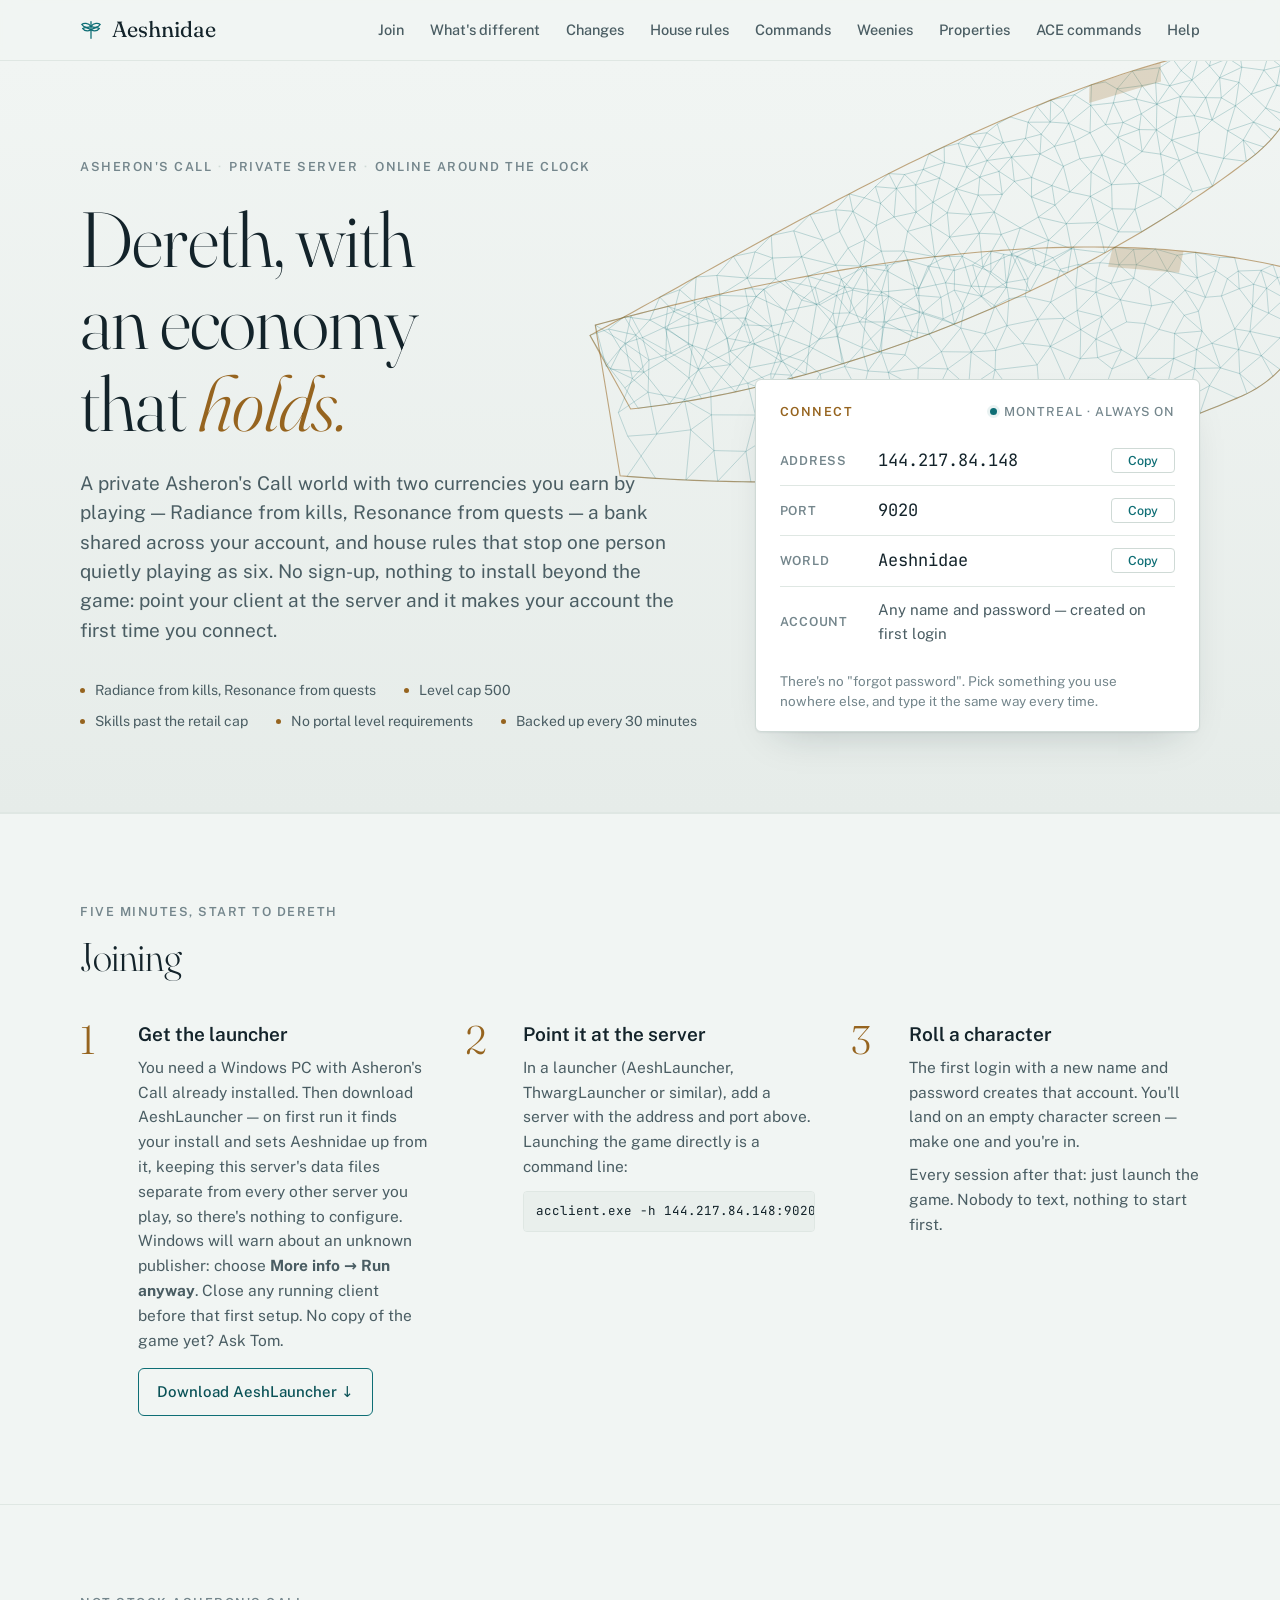
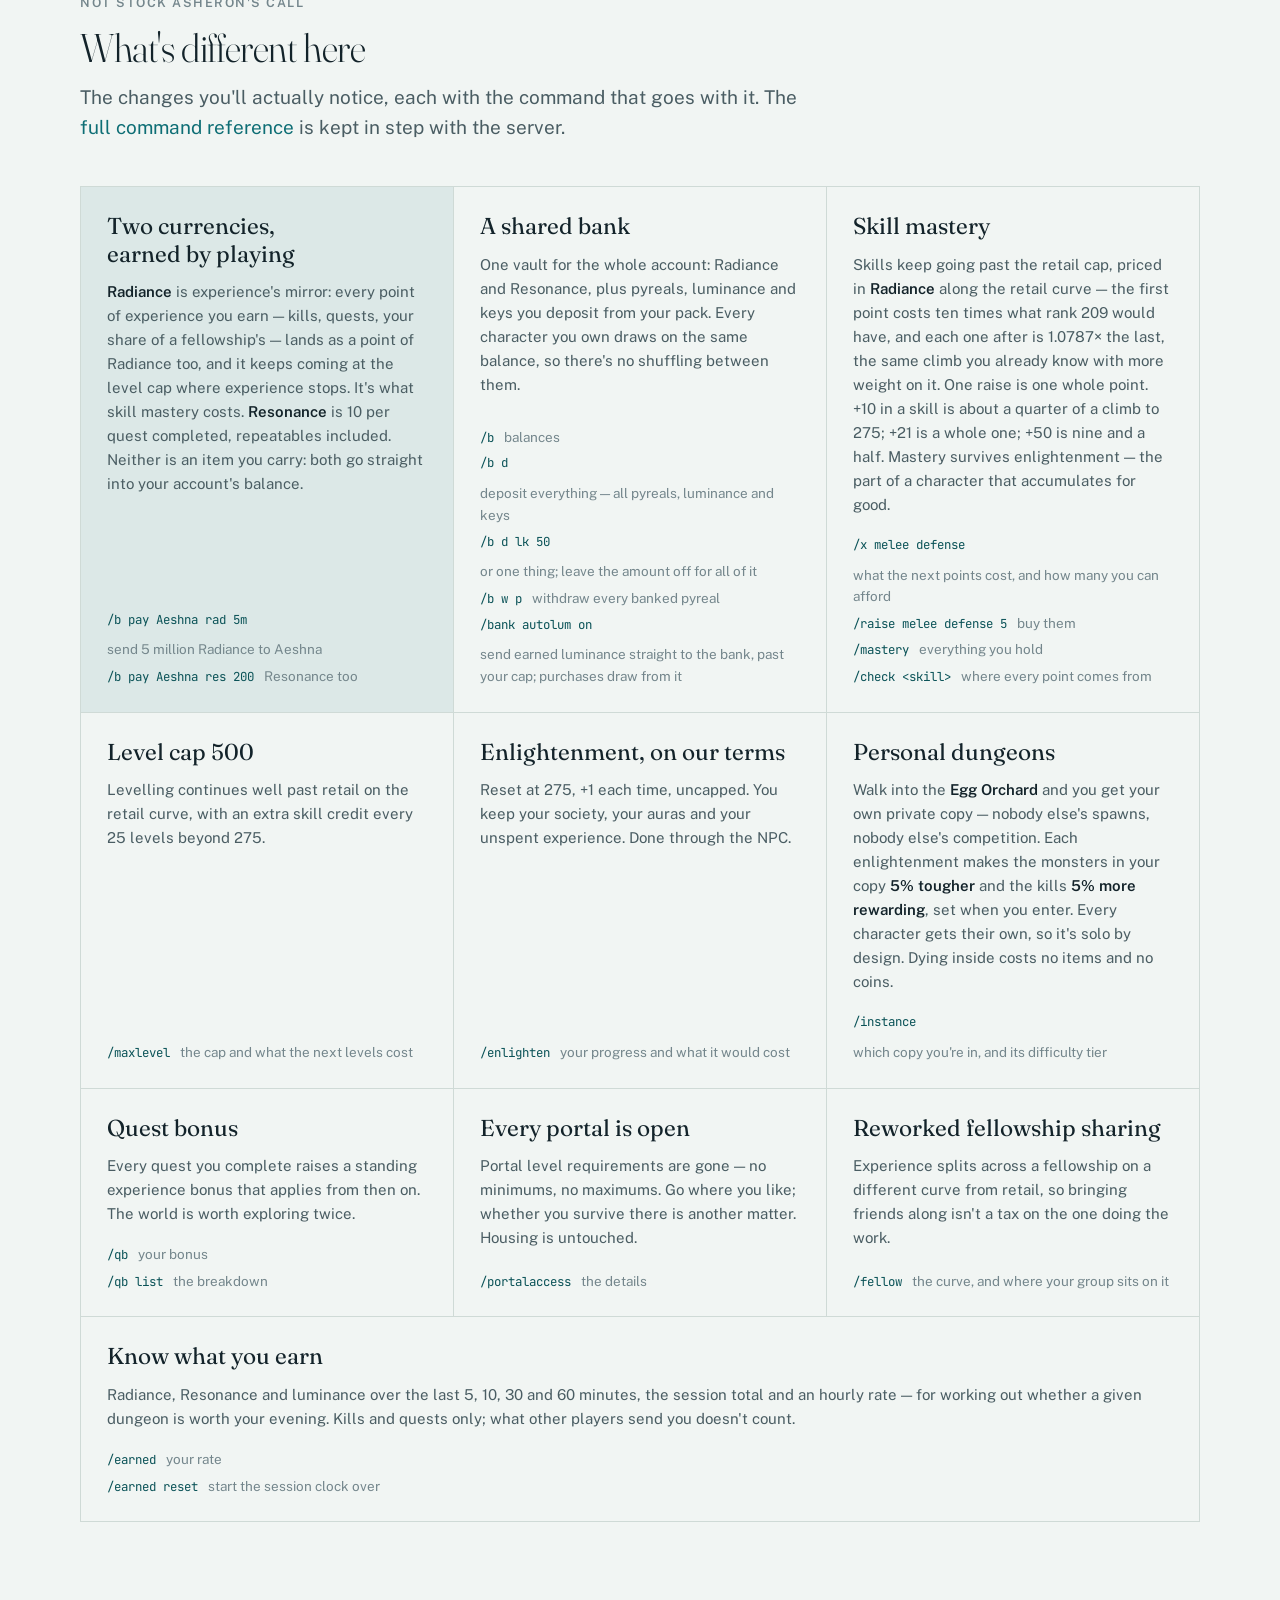
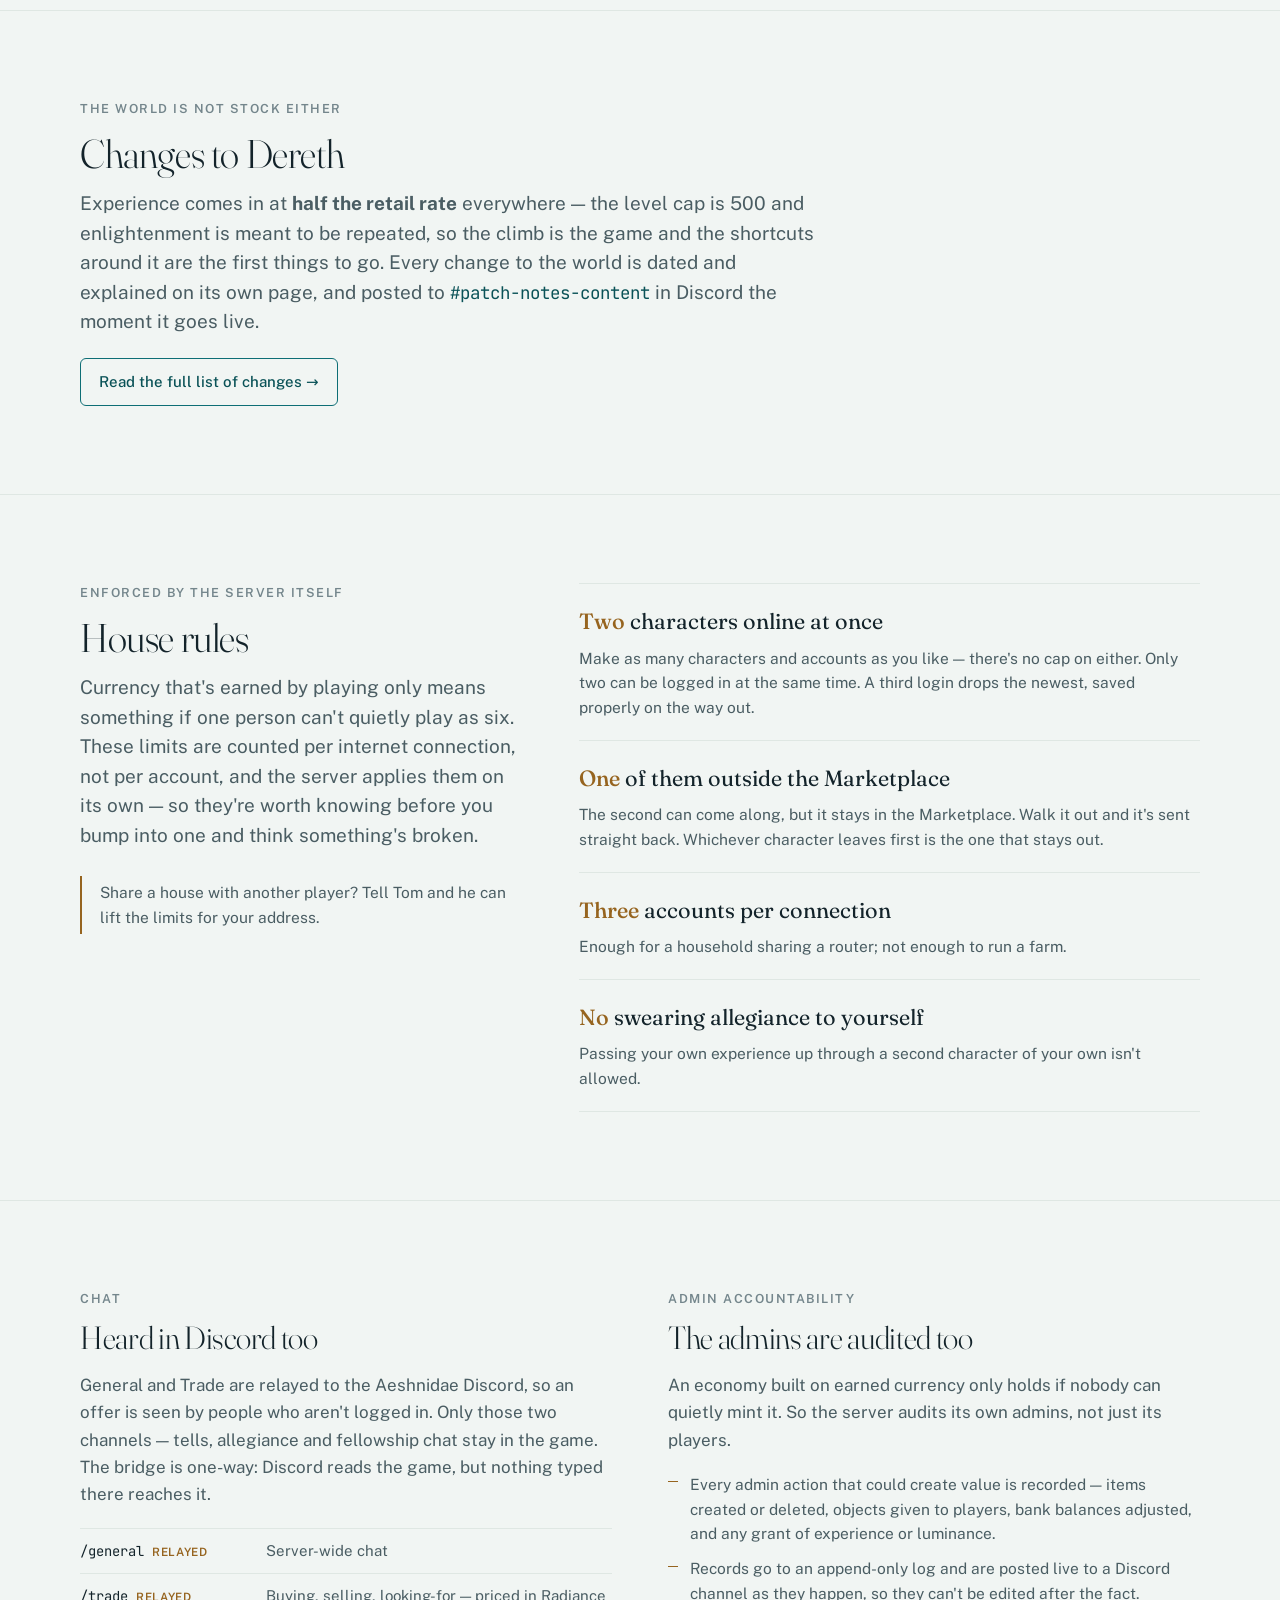
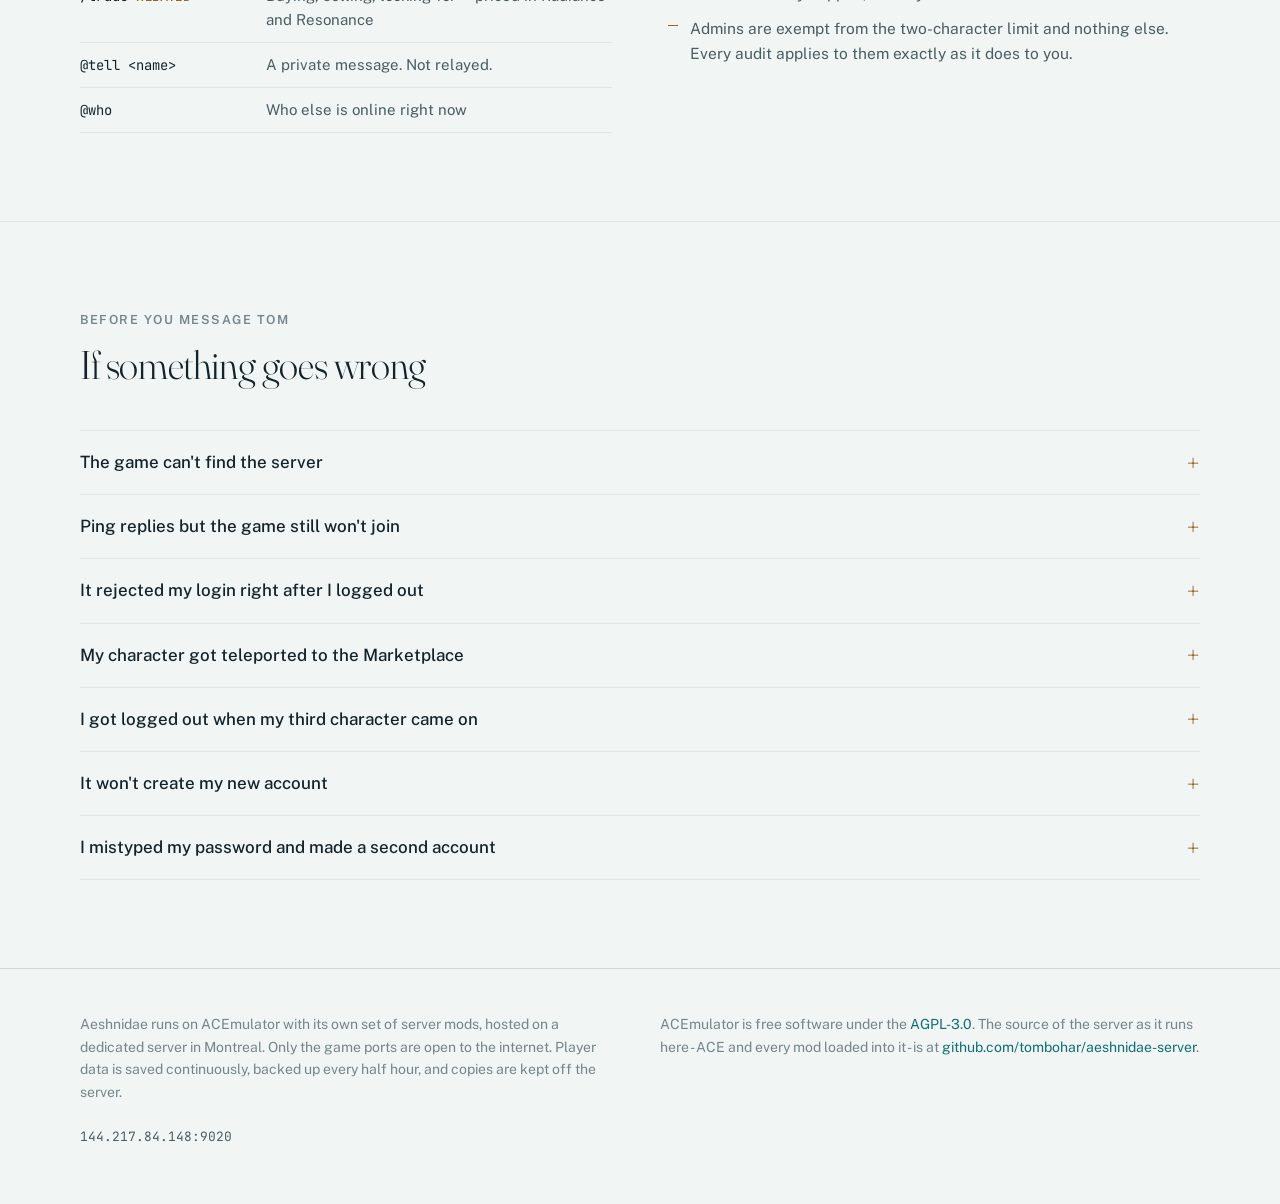
<file: index.html>
<!DOCTYPE html>
<html lang="en">
<head>
<meta charset="utf-8">
<meta name="viewport" content="width=device-width, initial-scale=1">
<meta name="description" content="Aeshnidae is a private Asheron's Call server: Radiance and Resonance earned by playing, a shared account bank, skills past the retail cap, and house rules the server enforces itself. Connect at 144.217.84.148:9020.">
<meta property="og:title" content="Aeshnidae">
<meta property="og:description" content="A private Asheron's Call world with an economy that holds. Online around the clock.">
<meta property="og:type" content="website">
<meta name="theme-color" content="#0B1416" media="(prefers-color-scheme: dark)">
<meta name="theme-color" content="#F1F5F3" media="(prefers-color-scheme: light)">
<link rel="icon" href="data:image/svg+xml,%3Csvg xmlns='http://www.w3.org/2000/svg' viewBox='0 0 24 24' fill='none' stroke='%235CC9C2' stroke-width='1.6' stroke-linecap='round'%3E%3Cpath d='M12 3v18'/%3E%3Cpath d='M12 8c-3-4-8-4-10-2 2 3 6 4 10 2Zm0 0c3-4 8-4 10-2-2 3-6 4-10 2Z'/%3E%3Cpath d='M12 12c-3-3-7-3-9-1.5 2 2.5 5.5 3 9 1.5Zm0 0c3-3 7-3 9-1.5-2 2.5-5.5 3-9 1.5Z'/%3E%3C/svg%3E">
<title>Aeshnidae</title>
<link rel="preconnect" href="https://fonts.googleapis.com">
<link rel="preconnect" href="https://fonts.gstatic.com" crossorigin>
<link rel="stylesheet" href="https://fonts.googleapis.com/css2?family=Fraunces:ital,opsz,wght@0,9..144,300;0,9..144,400;0,9..144,500;1,9..144,300;1,9..144,400&family=Public+Sans:wght@400;500;600&family=JetBrains+Mono:wght@400;500&display=swap">

<link rel="stylesheet" href="site.css">
<noscript><style>
  @media (max-width: 880px) {
    .nav-toggle { display: none; }
    .nav .wrap { height: auto; flex-wrap: wrap; padding-block: 10px; gap: 8px 24px; }
    .nav-links { display: flex; position: static; flex-direction: row; flex-wrap: wrap;
                 gap: 4px 16px; font-size: 14px; padding: 0; background: none; border: 0; box-shadow: none; }
    .nav-links a { padding: 2px 0; }
  }
</style></noscript>
</head>
<body>

<header class="nav">
  <div class="wrap">
    <a class="wordmark" href="#top" aria-label="Aeshnidae, home">
      <svg viewBox="0 0 24 24" fill="none" stroke="currentColor" stroke-width="1.4" stroke-linecap="round" aria-hidden="true">
        <path d="M12 3v18"/>
        <path d="M12 8c-3-4-8-4-10-2 2 3 6 4 10 2Zm0 0c3-4 8-4 10-2-2 3-6 4-10 2Z"/>
        <path d="M12 12c-3-3-7-3-9-1.5 2 2.5 5.5 3 9 1.5Zm0 0c3-3 7-3 9-1.5-2 2.5-5.5 3-9 1.5Z"/>
      </svg>
      Aeshnidae
    </a>
    <button class="nav-toggle" type="button" aria-expanded="false" aria-controls="nav-links" aria-label="Menu">
      <svg class="i-open" viewBox="0 0 24 24" fill="none" stroke="currentColor" stroke-width="1.8" stroke-linecap="round" aria-hidden="true"><path d="M4 7h16M4 12h16M4 17h16"/></svg>
      <svg class="i-close" viewBox="0 0 24 24" fill="none" stroke="currentColor" stroke-width="1.8" stroke-linecap="round" aria-hidden="true"><path d="M6 6l12 12M18 6 6 18"/></svg>
    </button>
    <nav class="nav-links" id="nav-links" aria-label="Sections">
      <a href="#join">Join</a>
      <a href="#different">What's different</a>
      <a href="changes.html">Changes</a>
      <a href="#rules">House rules</a>
      <a href="commands.html">Commands</a>
      <a href="weenies.html">Weenies</a>
      <a href="properties.html">Properties</a>
      <a href="ace-commands.html">ACE commands</a>
      <a href="#help">Help</a>
    </nav>
  </div>
</header>

<main id="top">

<!-- ================= HERO ================= -->
<section class="hero" aria-labelledby="hero-title">
  <canvas id="wing" aria-hidden="true"></canvas>
  <div class="wrap">
    <div class="hero-grid">
      <div>
        <p class="eyebrow">Asheron's Call<span class="sep">·</span>Private server<span class="sep">·</span>Online around the clock</p>
        <h1 id="hero-title" class="display">Dereth, with an economy that <em>holds.</em></h1>
        <p class="lede">A private Asheron's Call world with two currencies you earn by playing — Radiance from kills, Resonance from quests — a bank shared across your account, and house rules that stop one person quietly playing as six. No sign-up, nothing to install beyond the game: point your client at the server and it makes your account the first time you connect.</p>
        <div class="facts" aria-label="Key facts">
          <span>Radiance from kills, Resonance from quests</span>
          <span>Level cap 500</span>
          <span>Skills past the retail cap</span>
          <span>No portal level requirements</span>
          <span>Backed up every 30 minutes</span>
        </div>
      </div>

      <aside class="connect" aria-labelledby="connect-title">
        <p class="eyebrow" id="connect-title">Connect <span class="live">Montreal · always on</span></p>
        <div class="fields">
          <div class="field">
            <span class="k">Address</span>
            <span class="v">144.217.84.148</span>
            <button class="copy" type="button" data-copy="144.217.84.148">Copy</button>
          </div>
          <div class="field">
            <span class="k">Port</span>
            <span class="v">9020</span>
            <button class="copy" type="button" data-copy="9020">Copy</button>
          </div>
          <div class="field">
            <span class="k">World</span>
            <span class="v">Aeshnidae</span>
            <button class="copy" type="button" data-copy="Aeshnidae">Copy</button>
          </div>
          <div class="field">
            <span class="k">Account</span>
            <span class="v plain">Any name and password — created on first login</span>
            <span></span>
          </div>
        </div>
        <p class="note">There's no "forgot password". Pick something you use nowhere else, and type it the same way every time.</p>
      </aside>
    </div>
  </div>
</section>

<!-- ================= JOIN ================= -->
<section id="join" aria-labelledby="join-title">
  <div class="wrap">
    <div class="section-head">
      <p class="eyebrow">Five minutes, start to Dereth</p>
      <h2 id="join-title" class="display">Joining</h2>
    </div>
    <div class="steps">
      <div class="step">
        <span class="n" aria-hidden="true">1</span>
        <div>
          <h3>Get the launcher</h3>
          <p>You need a Windows PC with Asheron's Call already installed. Then download AeshLauncher — on first run it finds your install and sets Aeshnidae up from it, keeping this server's data files separate from every other server you play, so there's nothing to configure. Windows will warn about an unknown publisher: choose <b>More info &rarr; Run anyway</b>. Close any running client before that first setup. No copy of the game yet? Ask Tom.</p>
          <p><a class="button" href="https://github.com/tombohar/aeshnidae-site/releases/latest/download/AeshLauncher.exe">Download AeshLauncher &darr;</a></p>
        </div>
      </div>
      <div class="step">
        <span class="n" aria-hidden="true">2</span>
        <div>
          <h3>Point it at the server</h3>
          <p>In a launcher (AeshLauncher, ThwargLauncher or similar), add a server with the address and port above. Launching the game directly is a command line:</p>
          <div class="cmdline">acclient.exe -h 144.217.84.148:9020 -a <b>YOURNAME</b> -v <b>YOURPASSWORD</b> -rodat off</div>
        </div>
      </div>
      <div class="step">
        <span class="n" aria-hidden="true">3</span>
        <div>
          <h3>Roll a character</h3>
          <p>The first login with a new name and password creates that account. You'll land on an empty character screen — make one and you're in.</p>
          <p>Every session after that: just launch the game. Nobody to text, nothing to start first.</p>
        </div>
      </div>
    </div>
  </div>
</section>

<!-- ================= WHAT'S DIFFERENT ================= -->
<section id="different" aria-labelledby="different-title">
  <div class="wrap">
    <div class="section-head">
      <p class="eyebrow">Not stock Asheron's Call</p>
      <h2 id="different-title" class="display">What's different here</h2>
      <p class="lede prose">The changes you'll actually notice, each with the command that goes with it. The <a href="commands.html">full command reference</a> is kept in step with the server.</p>
    </div>

    <div class="features">
      <article class="feature lead">
        <h3>Two currencies, earned by playing</h3>
        <p><strong>Radiance</strong> is experience's mirror: every point of experience you earn — kills, quests, your share of a fellowship's — lands as a point of Radiance too, and it keeps coming at the level cap where experience stops. It's what skill mastery costs. <strong>Resonance</strong> is 10 per quest completed, repeatables included. Neither is an item you carry: both go straight into your account's balance.</p>
        <div class="cmds">
          <div><code>/b pay Aeshna rad 5m</code><span>send 5 million Radiance to Aeshna</span></div>
          <div><code>/b pay Aeshna res 200</code><span>Resonance too</span></div>
        </div>
      </article>

      <article class="feature">
        <h3>A shared bank</h3>
        <p>One vault for the whole account: Radiance and Resonance, plus pyreals, luminance and keys you deposit from your pack. Every character you own draws on the same balance, so there's no shuffling between them.</p>
        <div class="cmds">
          <div><code>/b</code><span>balances</span></div>
          <div><code>/b d</code><span>deposit everything — all pyreals, luminance and keys</span></div>
          <div><code>/b d lk 50</code><span>or one thing; leave the amount off for all of it</span></div>
          <div><code>/b w p</code><span>withdraw every banked pyreal</span></div>
          <div><code>/bank autolum on</code><span>send earned luminance straight to the bank, past your cap; purchases draw from it</span></div>
        </div>
      </article>

      <article class="feature">
        <h3>Skill mastery</h3>
        <p>Skills keep going past the retail cap, priced in <strong>Radiance</strong> along the retail curve — the first point costs ten times what rank 209 would have, and each one after is 1.0787× the last, the same climb you already know with more weight on it. One raise is one whole point. +10 in a skill is about a quarter of a climb to 275; +21 is a whole one; +50 is nine and a half. Mastery survives enlightenment — the part of a character that accumulates for good.</p>
        <div class="cmds">
          <div><code>/x melee defense</code><span>what the next points cost, and how many you can afford</span></div>
          <div><code>/raise melee defense 5</code><span>buy them</span></div>
          <div><code>/mastery</code><span>everything you hold</span></div>
          <div><code>/check &lt;skill&gt;</code><span>where every point comes from</span></div>
        </div>
      </article>

      <article class="feature">
        <h3>Level cap 500</h3>
        <p>Levelling continues well past retail on the retail curve, with an extra skill credit every 25 levels beyond 275.</p>
        <div class="cmds">
          <div><code>/maxlevel</code><span>the cap and what the next levels cost</span></div>
        </div>
      </article>

      <article class="feature">
        <h3>Enlightenment, on our terms</h3>
        <p>Reset at 275, +1 each time, uncapped. You keep your society, your auras and your unspent experience. Done through the NPC.</p>
        <div class="cmds">
          <div><code>/enlighten</code><span>your progress and what it would cost</span></div>
        </div>
      </article>

      <article class="feature">
        <h3>Personal dungeons</h3>
        <p>Walk into the <strong>Egg Orchard</strong> and you get your own private copy — nobody else's spawns, nobody else's competition. Each enlightenment makes the monsters in your copy <strong>5% tougher</strong> and the kills <strong>5% more rewarding</strong>, set when you enter. Every character gets their own, so it's solo by design. Dying inside costs no items and no coins.</p>
        <div class="cmds">
          <div><code>/instance</code><span>which copy you're in, and its difficulty tier</span></div>
        </div>
      </article>

      <article class="feature">
        <h3>Quest bonus</h3>
        <p>Every quest you complete raises a standing experience bonus that applies from then on. The world is worth exploring twice.</p>
        <div class="cmds">
          <div><code>/qb</code><span>your bonus</span></div>
          <div><code>/qb list</code><span>the breakdown</span></div>
        </div>
      </article>

      <article class="feature">
        <h3>Every portal is open</h3>
        <p>Portal level requirements are gone — no minimums, no maximums. Go where you like; whether you survive there is another matter. Housing is untouched.</p>
        <div class="cmds">
          <div><code>/portalaccess</code><span>the details</span></div>
        </div>
      </article>

      <article class="feature">
        <h3>Reworked fellowship sharing</h3>
        <p>Experience splits across a fellowship on a different curve from retail, so bringing friends along isn't a tax on the one doing the work.</p>
        <div class="cmds">
          <div><code>/fellow</code><span>the curve, and where your group sits on it</span></div>
        </div>
      </article>

      <article class="feature">
        <h3>Know what you earn</h3>
        <p>Radiance, Resonance and luminance over the last 5, 10, 30 and 60 minutes, the session total and an hourly rate — for working out whether a given dungeon is worth your evening. Kills and quests only; what other players send you doesn't count.</p>
        <div class="cmds">
          <div><code>/earned</code><span>your rate</span></div>
          <div><code>/earned reset</code><span>start the session clock over</span></div>
        </div>
      </article>
    </div>
  </div>
</section>

<!-- ================= CHANGES (teaser) ================= -->
<section id="changes" aria-labelledby="changes-title">
  <div class="wrap">
    <div class="section-head" style="margin-bottom:0">
      <p class="eyebrow">The world is not stock either</p>
      <h2 id="changes-title" class="display">Changes to Dereth</h2>
      <p class="lede prose">Experience comes in at <strong>half the retail rate</strong> everywhere — the level cap is 500 and enlightenment is meant to be repeated, so the climb is the game and the shortcuts around it are the first things to go. Every change to the world is dated and explained on its own page, and posted to <code>#patch-notes-content</code> in Discord the moment it goes live.</p>
      <p><a class="button" href="changes.html">Read the full list of changes &rarr;</a></p>
    </div>
  </div>
</section>

<!-- ================= HOUSE RULES ================= -->
<section id="rules" aria-labelledby="rules-title">
  <div class="wrap">
    <div class="rules-grid">
      <div>
        <div class="section-head" style="margin-bottom:0">
          <p class="eyebrow">Enforced by the server itself</p>
          <h2 id="rules-title" class="display">House rules</h2>
          <p class="lede">Currency that's earned by playing only means something if one person can't quietly play as six. These limits are counted per internet connection, not per account, and the server applies them on its own — so they're worth knowing before you bump into one and think something's broken.</p>
        </div>
        <p class="aside">Share a house with another player? Tell Tom and he can lift the limits for your address.</p>
      </div>
      <div class="rules">
        <div class="rule">
          <h3><strong>Two</strong> characters online at once</h3>
          <p>Make as many characters and accounts as you like — there's no cap on either. Only two can be logged in at the same time. A third login drops the newest, saved properly on the way out.</p>
        </div>
        <div class="rule">
          <h3><strong>One</strong> of them outside the Marketplace</h3>
          <p>The second can come along, but it stays in the Marketplace. Walk it out and it's sent straight back. Whichever character leaves first is the one that stays out.</p>
        </div>
        <div class="rule">
          <h3><strong>Three</strong> accounts per connection</h3>
          <p>Enough for a household sharing a router; not enough to run a farm.</p>
        </div>
        <div class="rule">
          <h3><strong>No</strong> swearing allegiance to yourself</h3>
          <p>Passing your own experience up through a second character of your own isn't allowed.</p>
        </div>
      </div>
    </div>
  </div>
</section>

<!-- ================= CHAT + AUDIT ================= -->
<section id="community" aria-labelledby="chat-title">
  <div class="wrap two">
    <div>
      <p class="eyebrow">Chat</p>
      <h2 id="chat-title" class="display">Heard in Discord too</h2>
      <p class="prose soft">General and Trade are relayed to the Aeshnidae Discord, so an offer is seen by people who aren't logged in. Only those two channels — tells, allegiance and fellowship chat stay in the game. The bridge is one-way: Discord reads the game, but nothing typed there reaches it.</p>
      <div class="chan">
        <div><span><code>/general</code><span class="relay">Relayed</span></span><span>Server-wide chat</span></div>
        <div><span><code>/trade</code><span class="relay">Relayed</span></span><span>Buying, selling, looking-for — priced in Radiance and Resonance</span></div>
        <div><span><code>@tell &lt;name&gt;</code></span><span>A private message. Not relayed.</span></div>
        <div><span><code>@who</code></span><span>Who else is online right now</span></div>
      </div>
    </div>
    <div>
      <p class="eyebrow">Admin accountability</p>
      <h2 class="display">The admins are audited too</h2>
      <p class="prose soft">An economy built on earned currency only holds if nobody can quietly mint it. So the server audits its own admins, not just its players.</p>
      <ul class="audit-list">
        <li>Every admin action that could create value is recorded — items created or deleted, objects given to players, bank balances adjusted, and any grant of experience or luminance.</li>
        <li>Records go to an append-only log and are posted live to a Discord channel as they happen, so they can't be edited after the fact.</li>
        <li>Admins are exempt from the two-character limit and nothing else. Every audit applies to them exactly as it does to you.</li>
      </ul>
    </div>
  </div>
</section>

<!-- ================= HELP ================= -->
<section id="help" aria-labelledby="help-title">
  <div class="wrap">
    <div class="section-head">
      <p class="eyebrow">Before you message Tom</p>
      <h2 id="help-title" class="display">If something goes wrong</h2>
    </div>
    <div class="faq">
      <details>
        <summary>The game can't find the server</summary>
        <p>Check the address and port are exactly <span class="mono">144.217.84.148</span> and <span class="mono">9020</span>. A stale entry from the old setup is the usual culprit — the server used to be on a <span class="mono">100.x</span> address and that one is dead. If the numbers are right, open a command prompt and run <span class="mono">ping 144.217.84.148</span>. A reply means the server is reachable and the problem is in your client's settings.</p>
      </details>
      <details>
        <summary>Ping replies but the game still won't join</summary>
        <p>The server process may be down or restarting for an update. Give it two minutes, then message Tom — there's nothing to fix on your end.</p>
      </details>
      <details>
        <summary>It rejected my login right after I logged out</summary>
        <p>Normal. The server holds your session open for about a minute after you disconnect. Wait sixty seconds and try again.</p>
      </details>
      <details>
        <summary>My character got teleported to the Marketplace</summary>
        <p>Working as intended — you already have another character outside it. Log that one out and this one is free to leave.</p>
      </details>
      <details>
        <summary>I got logged out when my third character came on</summary>
        <p>Also intended. Two at a time. The newest login is the one dropped, and the character is saved on the way out — nothing is lost.</p>
      </details>
      <details>
        <summary>It won't create my new account</summary>
        <p>Three accounts per connection is the limit. Log in with one you already have, or ask Tom if you have a real reason for a fourth.</p>
      </details>
      <details>
        <summary>I mistyped my password and made a second account</summary>
        <p>Easily done, since any new username creates an account. Log in again with the spelling you meant — but the stray one counts toward your three, so ask Tom to clear it.</p>
      </details>
    </div>
  </div>
</section>

</main>

<footer>
  <div class="wrap">
    <p>Aeshnidae runs on ACEmulator with its own set of server mods, hosted on a dedicated server in Montreal. Only the game ports are open to the internet. Player data is saved continuously, backed up every half hour, and copies are kept off the server.</p>
    <p>ACEmulator is free software under the <a href="https://www.gnu.org/licenses/agpl-3.0.html">AGPL-3.0</a>. The source of the server as it runs here - ACE and every mod loaded into it - is at <a href="https://github.com/tombohar/aeshnidae-server">github.com/tombohar/aeshnidae-server</a>.</p>
    <p class="mono">144.217.84.148:9020</p>
  </div>
</footer>

<script>
  /* ---------- Copy buttons ---------- */
  document.querySelectorAll(".copy").forEach(function (btn) {
    btn.addEventListener("click", function () {
      var text = btn.getAttribute("data-copy");
      var done = function () {
        btn.textContent = "Copied";
        btn.setAttribute("data-done", "1");
        setTimeout(function () { btn.textContent = "Copy"; btn.removeAttribute("data-done"); }, 1400);
      };
      if (navigator.clipboard && navigator.clipboard.writeText) {
        navigator.clipboard.writeText(text).then(done, done);
      } else {
        var ta = document.createElement("textarea");
        ta.value = text; document.body.appendChild(ta); ta.select();
        try { document.execCommand("copy"); } catch (e) {}
        document.body.removeChild(ta); done();
      }
    });
  });

  /* ---------- Dragonfly wing: generated venation ----------
     Aeshnidae are the hawker dragonflies. Their wings are a network of cells
     bounded by veins, denser toward the leading edge, with a dark pterostigma
     near the tip. Here: points scattered inside a wing outline with that
     density bias, joined by a Gabriel graph (an edge survives only if no
     third point falls inside the circle it spans), which reads as cells. */
  (function () {
    var canvas = document.getElementById("wing");
    var hero = canvas.parentElement;
    var ctx = canvas.getContext("2d");
    var reduceMQ = window.matchMedia("(prefers-reduced-motion: reduce)");
    var seed = 20260911;
    function rnd() { seed = (seed * 1664525 + 1013904223) >>> 0; return seed / 4294967296; }

    function bez(p0, p1, p2, p3, t) {
      var u = 1 - t;
      return [u*u*u*p0[0] + 3*u*u*t*p1[0] + 3*u*t*t*p2[0] + t*t*t*p3[0],
              u*u*u*p0[1] + 3*u*u*t*p1[1] + 3*u*t*t*p2[1] + t*t*t*p3[1]];
    }
    // Wing outline: root at origin, extends +x. Leading edge nearly straight,
    // trailing edge fuller; hindwings are broader at the root than forewings.
    function leadingEdge(len, rootW, maxW) {
      return [[0, -rootW*0.35], [len*0.30, -rootW*0.55], [len*0.70, -maxW*0.50], [len, -maxW*0.12]];
    }
    function outline(len, rootW, maxW) {
      var segs = [
        leadingEdge(len, rootW, maxW),
        [[len, -maxW*0.12], [len*1.04, maxW*0.10], [len*0.99, maxW*0.38], [len*0.90, maxW*0.46]],
        [[len*0.90, maxW*0.46], [len*0.58, maxW*0.78], [len*0.22, maxW*0.62], [0, rootW*0.65]]
      ];
      var pts = [];
      segs.forEach(function (s) { for (var i = 0; i < 70; i++) pts.push(bez(s[0], s[1], s[2], s[3], i / 70)); });
      return pts;
    }
    function inside(poly, x, y) {
      var c = false;
      for (var i = 0, j = poly.length - 1; i < poly.length; j = i++) {
        var xi = poly[i][0], yi = poly[i][1], xj = poly[j][0], yj = poly[j][1];
        if ((yi > y) !== (yj > y) && x < (xj - xi) * (y - yi) / (yj - yi) + xi) c = !c;
      }
      return c;
    }
    function buildWing(len, rootW, maxW, count) {
      var poly = outline(len, rootW, maxW);
      var minX = 0, maxX = len*1.05, minY = -maxW*0.6, maxY = maxW*0.8;
      var pts = [];
      // boundary points, so cells close against the edge
      for (var b = 0; b < poly.length; b += 4) pts.push(poly[b]);
      var tries = 0, base = len / 34;
      while (pts.length < count && tries++ < 40000) {
        var x = minX + rnd() * (maxX - minX), y = minY + rnd() * (maxY - minY);
        if (!inside(poly, x, y)) continue;
        var t = (y - minY) / (maxY - minY);          // 0 = leading edge
        var tip = x / len;                            // 0 = root
        if (rnd() > 0.35 + 0.65 * (1 - t) * (0.6 + 0.4 * tip)) continue;
        var r = base * (0.55 + 0.75 * t) * (1.1 - 0.35 * tip), ok = true;
        for (var k = 0; k < pts.length; k++) {
          var dx = pts[k][0] - x, dy = pts[k][1] - y;
          if (dx*dx + dy*dy < r*r) { ok = false; break; }
        }
        if (ok) pts.push([x, y]);
      }
      // Gabriel graph
      var edges = [], n = pts.length, maxEdge = len * 0.09;
      for (var i = 0; i < n; i++) for (var j = i + 1; j < n; j++) {
        var ex = pts[i][0] - pts[j][0], ey = pts[i][1] - pts[j][1];
        var r2 = (ex*ex + ey*ey) / 4;
        if (r2 > maxEdge * maxEdge) continue;        // long edges never survive; skip early
        var mx = (pts[i][0] + pts[j][0]) / 2, my = (pts[i][1] + pts[j][1]) / 2, clear = true;
        for (var k2 = 0; k2 < n; k2++) {
          if (k2 === i || k2 === j) continue;
          var qx = pts[k2][0] - mx, qy = pts[k2][1] - my;
          if (qx*qx + qy*qy < r2 - 1e-6) { clear = false; break; }
        }
        if (clear) edges.push([pts[i], pts[j], Math.hypot(mx, my)]);
      }
      edges.sort(function (a, b) { return a[2] - b[2]; });
      // pterostigma: a small dark cell on the leading edge near the tip
      var le = leadingEdge(len, rootW, maxW);
      var a = bez(le[0], le[1], le[2], le[3], 0.74), c = bez(le[0], le[1], le[2], le[3], 0.84);
      var stigma = [a, c, [c[0] - len*0.01, c[1] + maxW*0.10], [a[0] - len*0.01, a[1] + maxW*0.09]];
      return { poly: poly, edges: edges, stigma: stigma };
    }

    var wings = [], W = 0, H = 0, dpr = 1, start = 0, raf = 0, instant = false;
    function layout() {
      seed = 20260911;
      dpr = Math.min(window.devicePixelRatio || 1, 2);
      W = hero.clientWidth; H = hero.clientHeight;
      canvas.width = W * dpr; canvas.height = H * dpr;
      var scale = Math.max(0.9, Math.min(1.5, W / 1100));
      var narrow = W < 880;
      var rootX = W * (narrow ? 0.25 : 0.47), rootY = H * (narrow ? 0.08 : 0.40);
      wings = [
        { w: buildWing(640, 70, 150, 240), x: rootX, y: rootY, rot: -0.42, s: scale },
        { w: buildWing(600, 130, 180, 250), x: rootX, y: rootY + 14 * scale, rot: -0.12, s: scale }
      ];
      start = 0;
      cancelAnimationFrame(raf);
      paint(1);                     // resting state, synchronously — thumbnails and no-rAF viewers get the wing
      if (!(instant || reduceMQ.matches)) raf = requestAnimationFrame(frame);
    }
    function colors() {
      var cs = getComputedStyle(document.documentElement);
      return { vein: cs.getPropertyValue("--wing-vein").trim(), edge: cs.getPropertyValue("--wing-edge").trim(), stigma: cs.getPropertyValue("--wing-stigma").trim() };
    }
    function frame(ts) {
      if (!start) start = ts;
      var t = Math.min(1, (ts - start) / 2600);
      paint(1 - Math.pow(1 - t, 3));
      if (t < 1) raf = requestAnimationFrame(frame);
    }
    function paint(e) {
      var col = colors();
      ctx.setTransform(dpr, 0, 0, dpr, 0, 0);
      ctx.clearRect(0, 0, W, H);
      wings.forEach(function (wg) {
        ctx.save();
        ctx.translate(wg.x, wg.y); ctx.rotate(wg.rot); ctx.scale(wg.s, wg.s);
        var n = Math.floor(wg.w.edges.length * e);
        ctx.beginPath();
        for (var i = 0; i < n; i++) { var ed = wg.w.edges[i]; ctx.moveTo(ed[0][0], ed[0][1]); ctx.lineTo(ed[1][0], ed[1][1]); }
        ctx.strokeStyle = col.vein; ctx.lineWidth = 0.7 / wg.s; ctx.stroke();
        // outline, drawn to the same reveal fraction along its length
        var m = Math.floor(wg.w.poly.length * e);
        ctx.beginPath();
        for (var p = 0; p < m; p++) { var q = wg.w.poly[p]; if (p === 0) ctx.moveTo(q[0], q[1]); else ctx.lineTo(q[0], q[1]); }
        if (e >= 1) ctx.closePath();
        ctx.strokeStyle = col.edge; ctx.lineWidth = 1.1 / wg.s; ctx.stroke();
        if (e > 0.85) {
          ctx.globalAlpha = (e - 0.85) / 0.15;
          ctx.beginPath(); var st = wg.w.stigma;
          ctx.moveTo(st[0][0], st[0][1]); for (var s = 1; s < st.length; s++) ctx.lineTo(st[s][0], st[s][1]); ctx.closePath();
          ctx.fillStyle = col.stigma; ctx.fill();
          ctx.globalAlpha = 1;
        }
        ctx.restore();
      });
    }
    var resizeTimer;
    window.addEventListener("resize", function () {
      clearTimeout(resizeTimer);
      resizeTimer = setTimeout(function () { instant = true; layout(); }, 150);
    });
    // theme flips: repaint in the new colours without replaying the draw-in
    window.matchMedia("(prefers-color-scheme: dark)").addEventListener("change", function () { cancelAnimationFrame(raf); paint(1); });
    layout();
    if (document.fonts && document.fonts.ready) document.fonts.ready.then(function () { if (Math.abs(hero.clientHeight - H) > 2) { instant = true; layout(); } });
  })();
</script>
<script>
// The menu button only exists under 760px; above it the CSS shows the links
// whatever the data-open state is, so nothing here has to run on resize.
(function () {
  var t = document.querySelector(".nav-toggle"), n = document.getElementById("nav-links");
  if (!t || !n) return;
  function set(open) {
    t.setAttribute("aria-expanded", open ? "true" : "false");
    if (open) n.setAttribute("data-open", ""); else n.removeAttribute("data-open");
  }
  t.addEventListener("click", function () { set(t.getAttribute("aria-expanded") !== "true"); });
  n.addEventListener("click", function (e) { if (e.target.closest("a")) set(false); });
  document.addEventListener("click", function (e) { if (!e.target.closest(".nav")) set(false); });
  document.addEventListener("keydown", function (e) {
    if (e.key === "Escape" && t.getAttribute("aria-expanded") === "true") { set(false); t.focus(); }
  });
})();
</script>
</body>
</html>
</file>
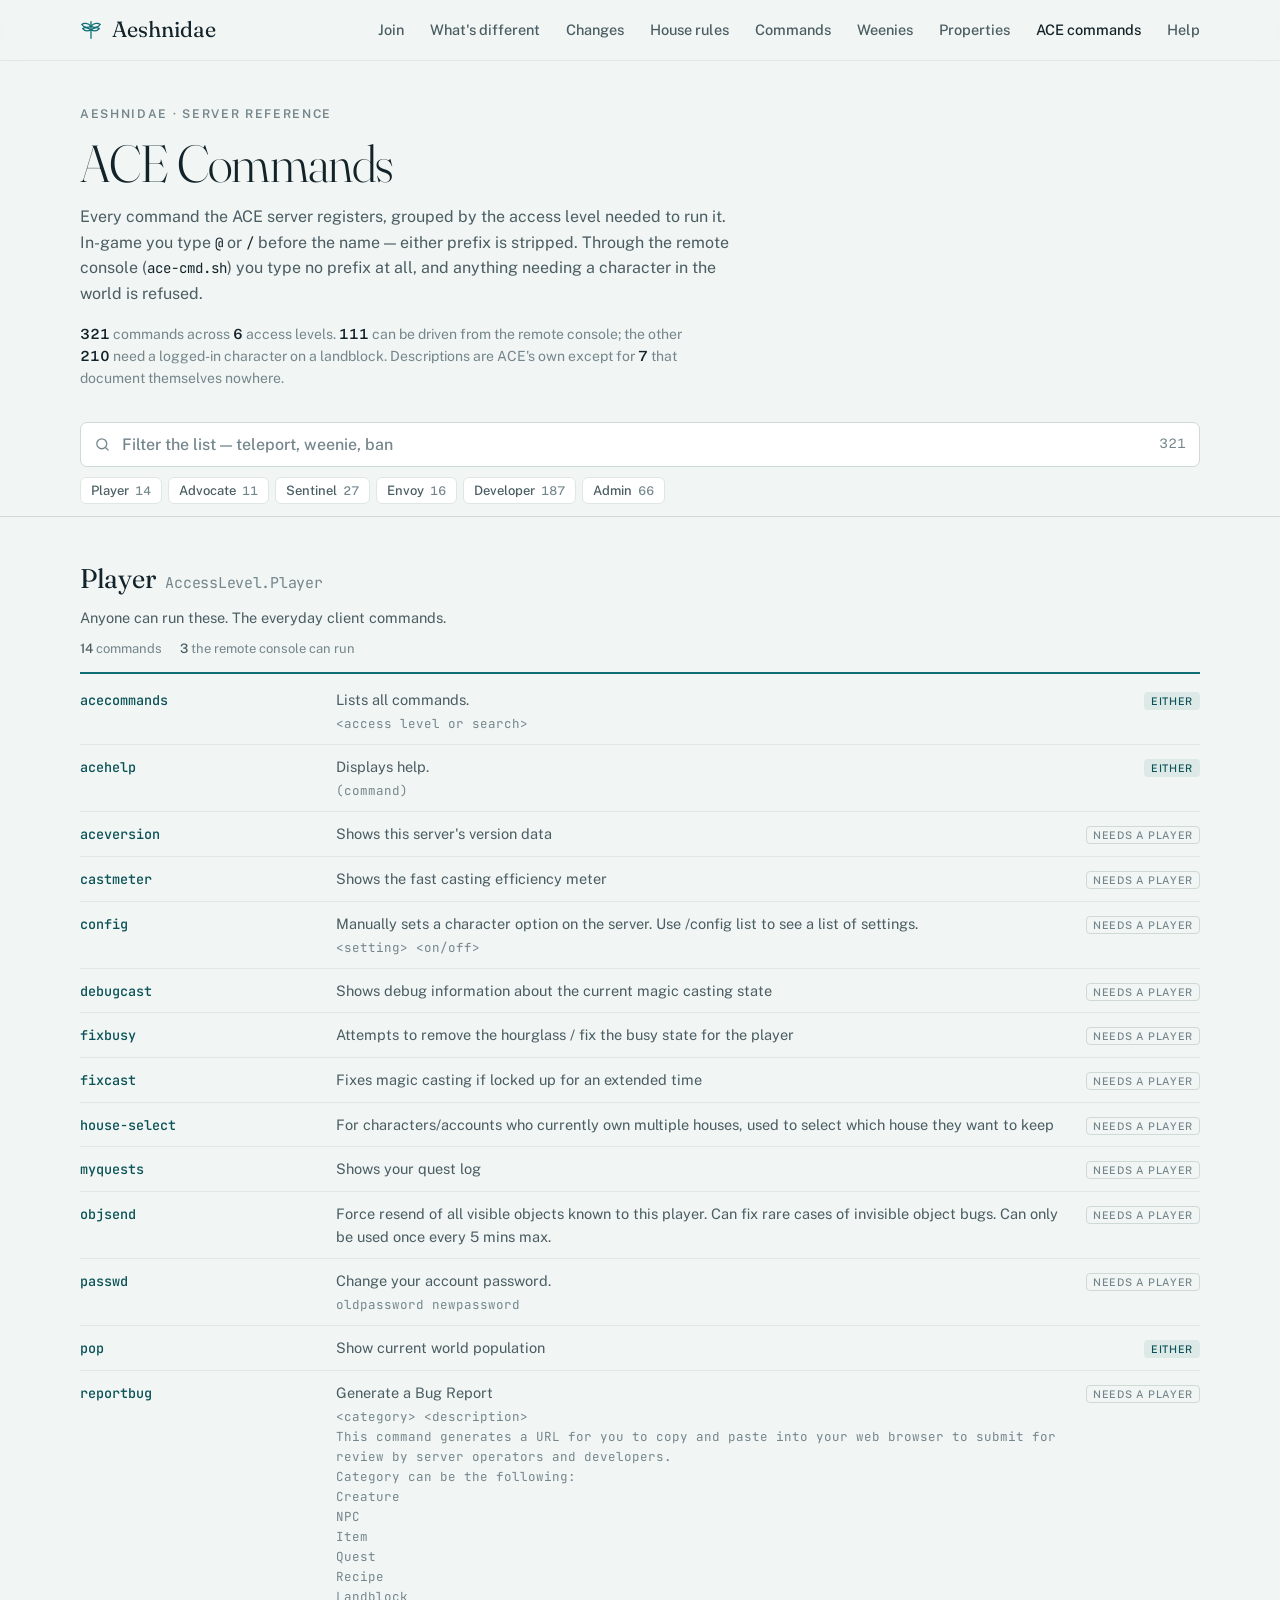
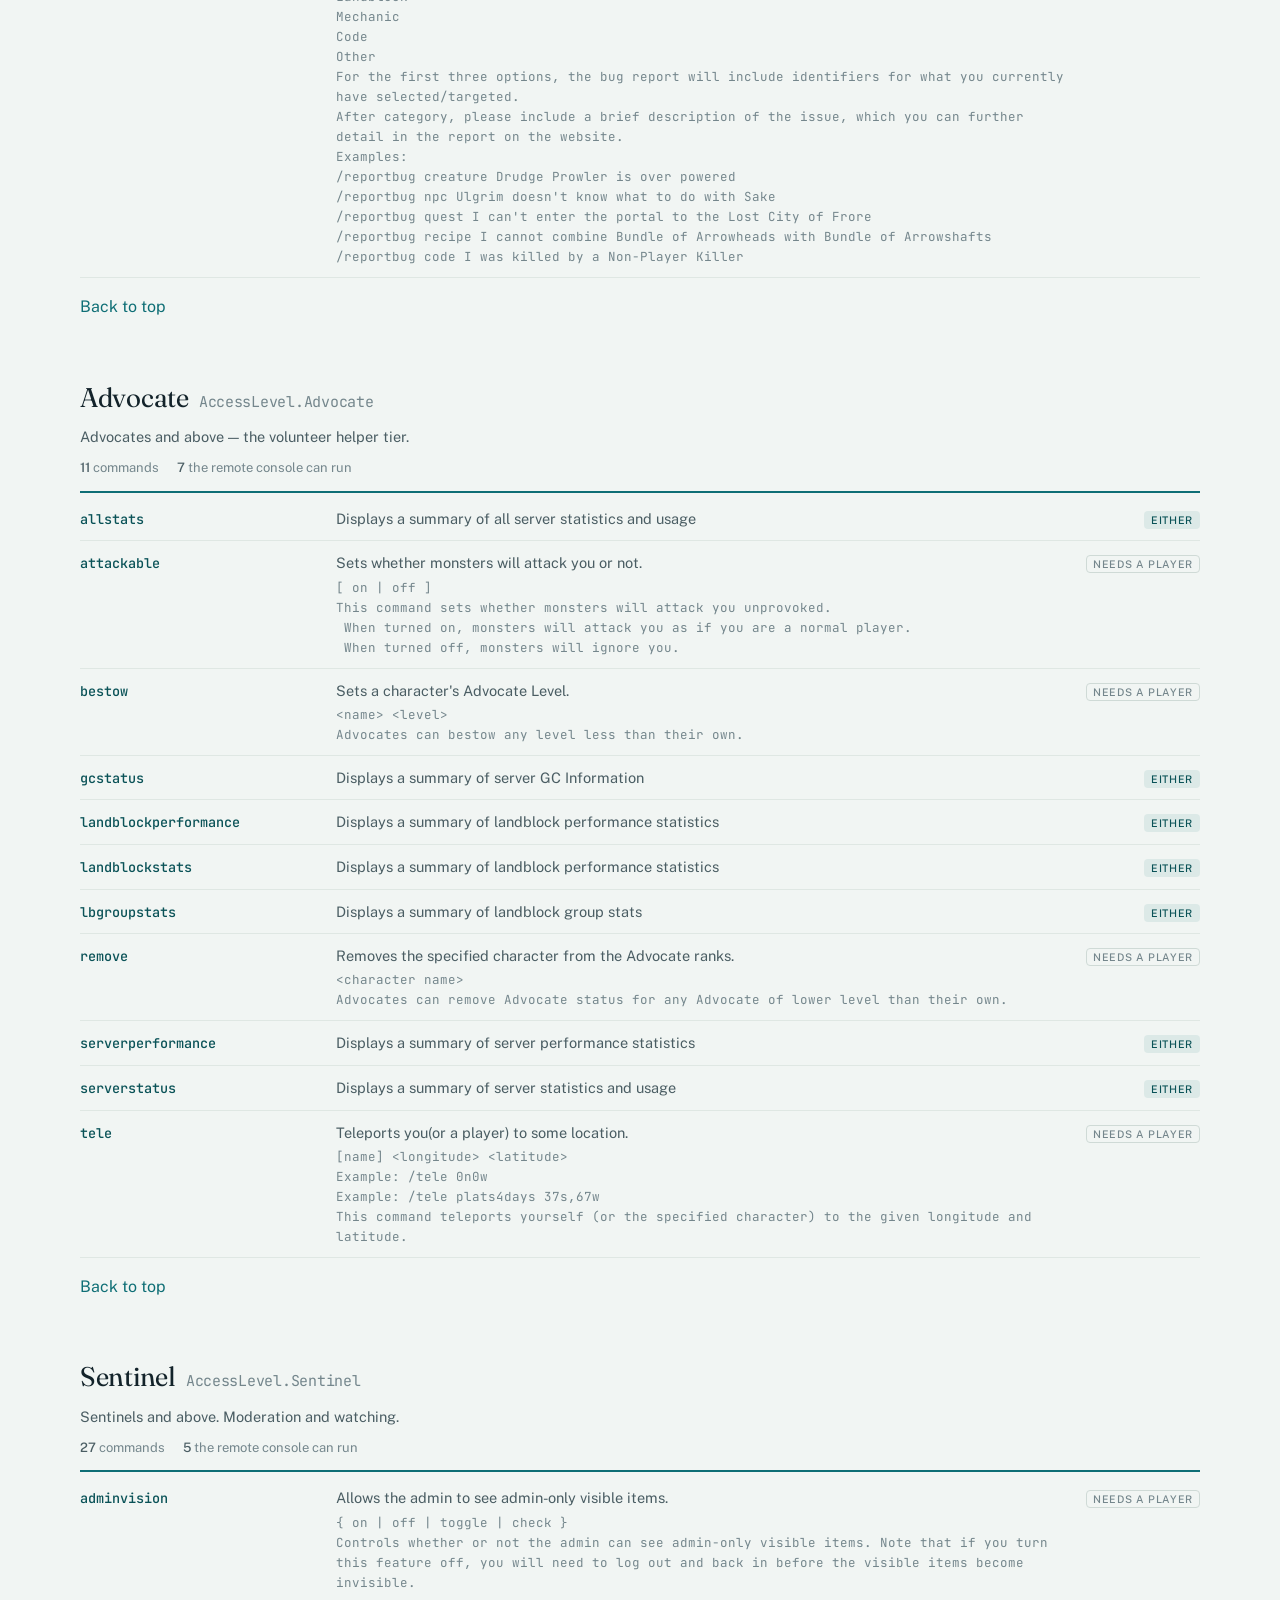
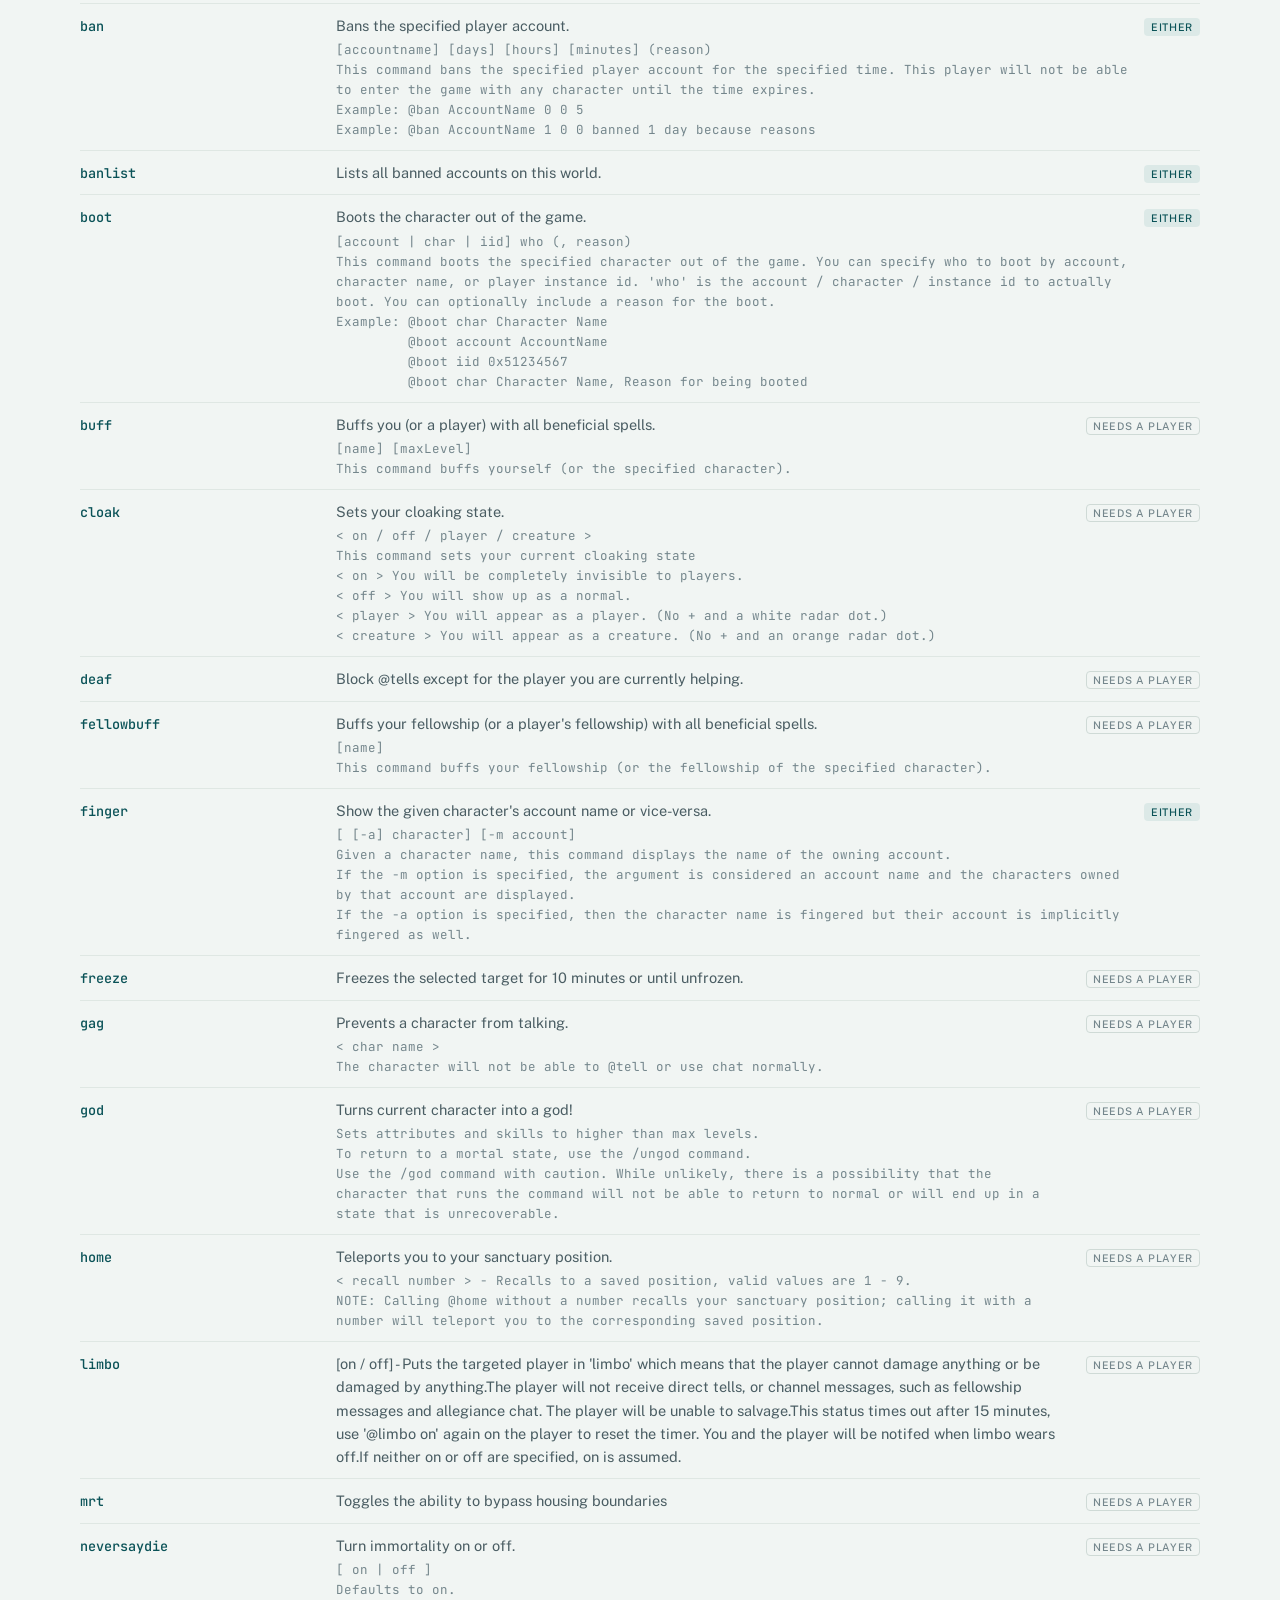
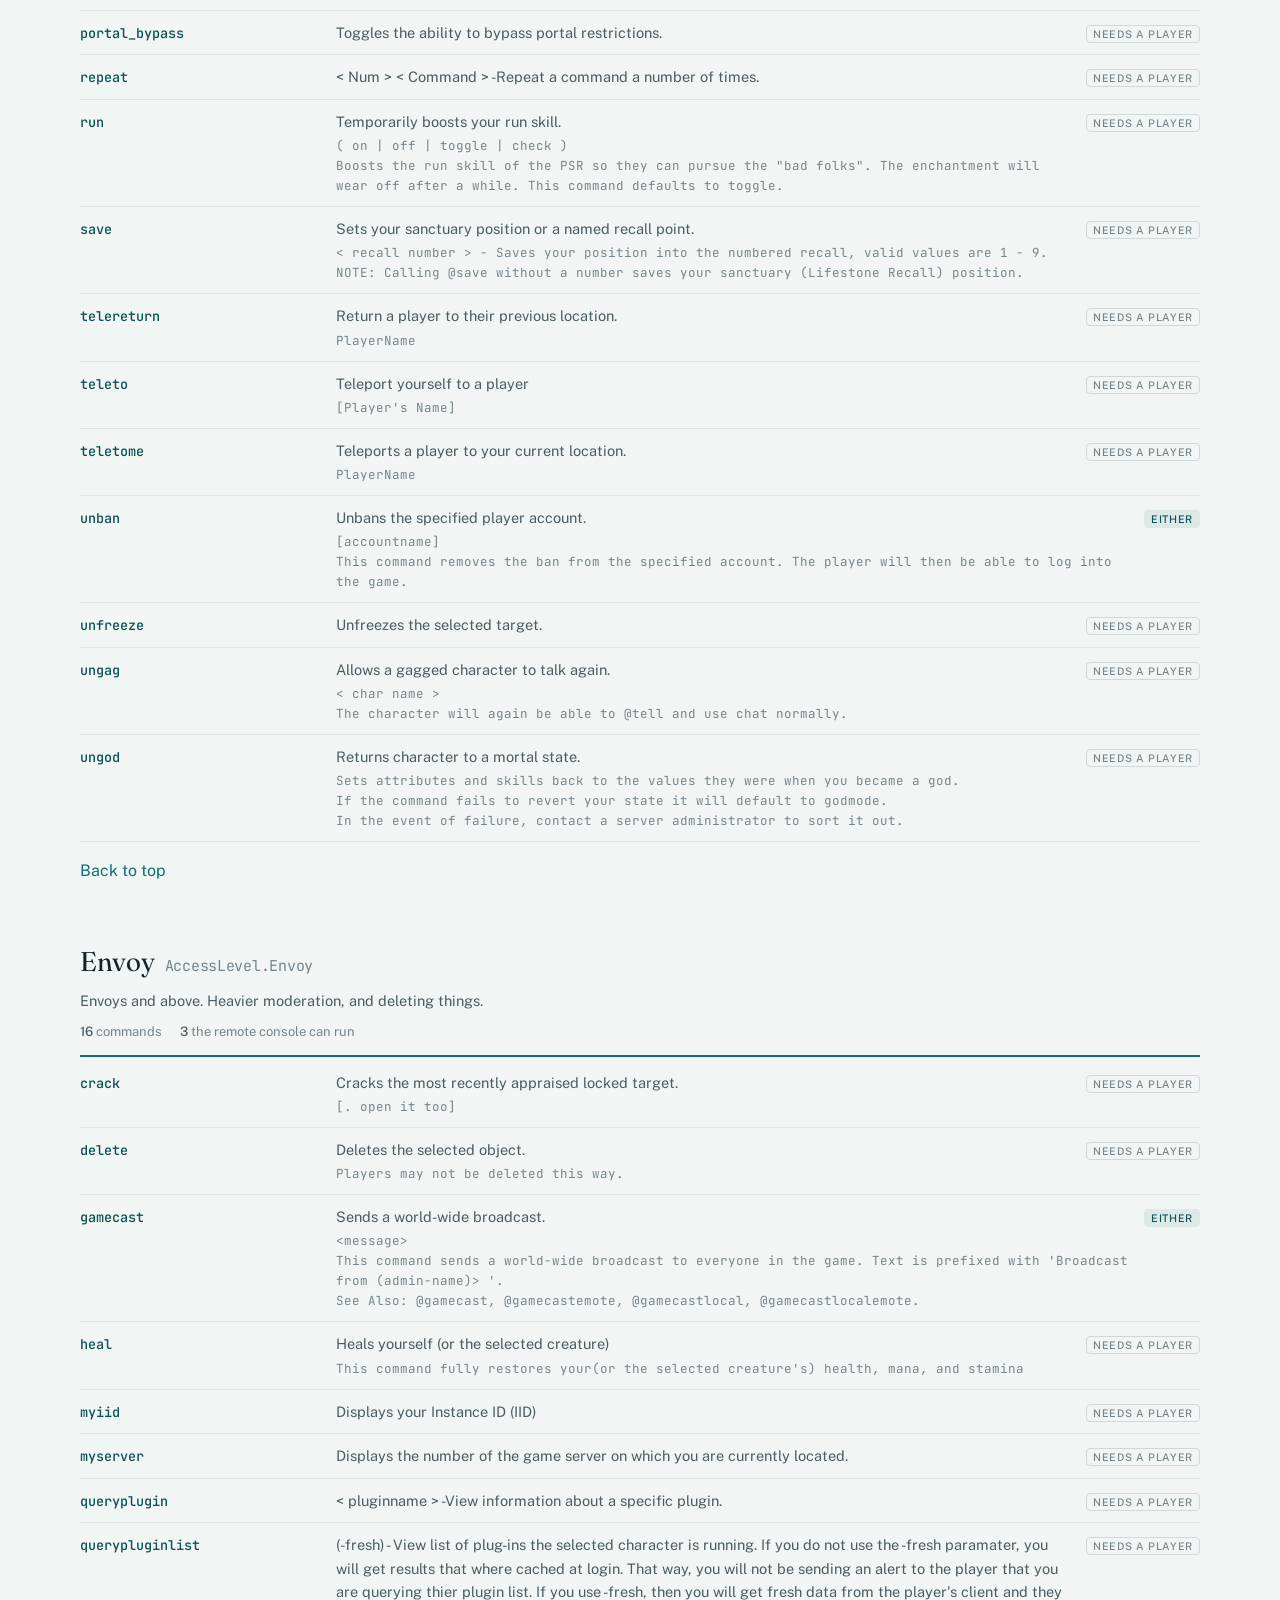
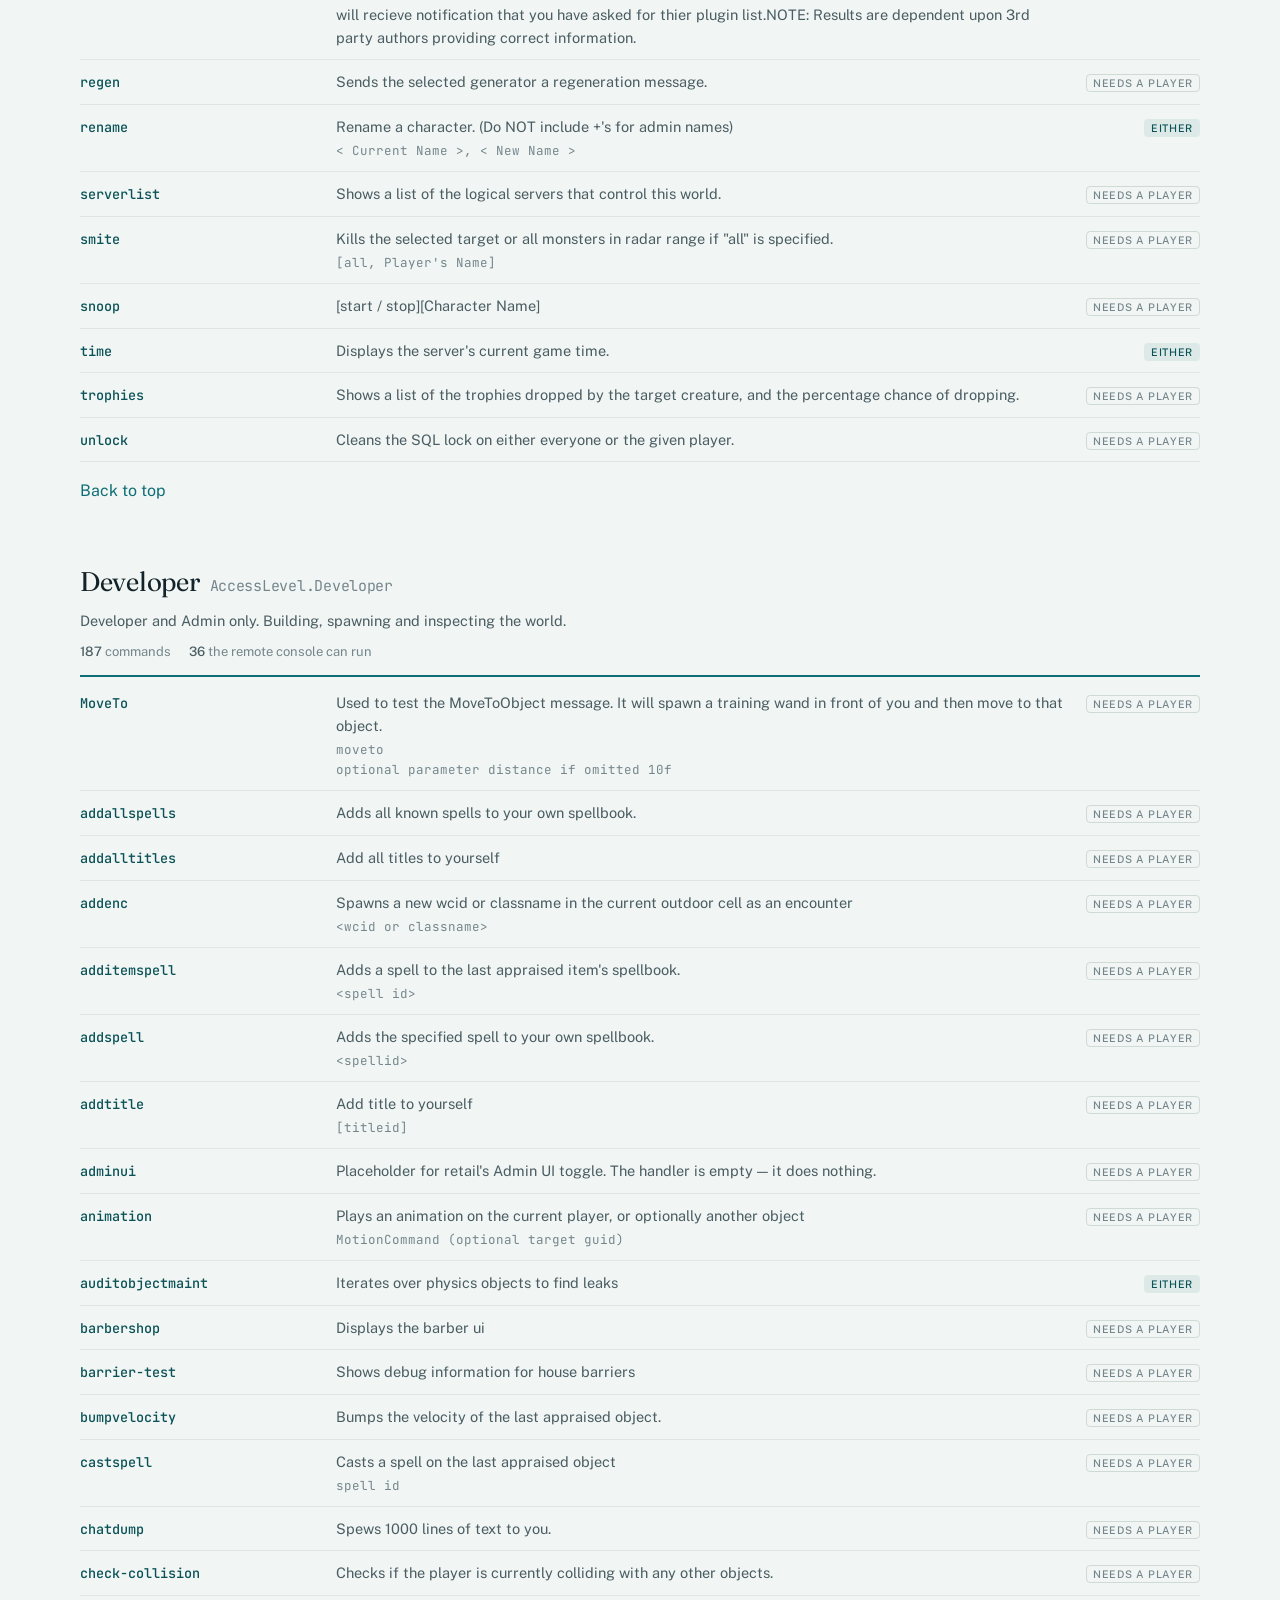
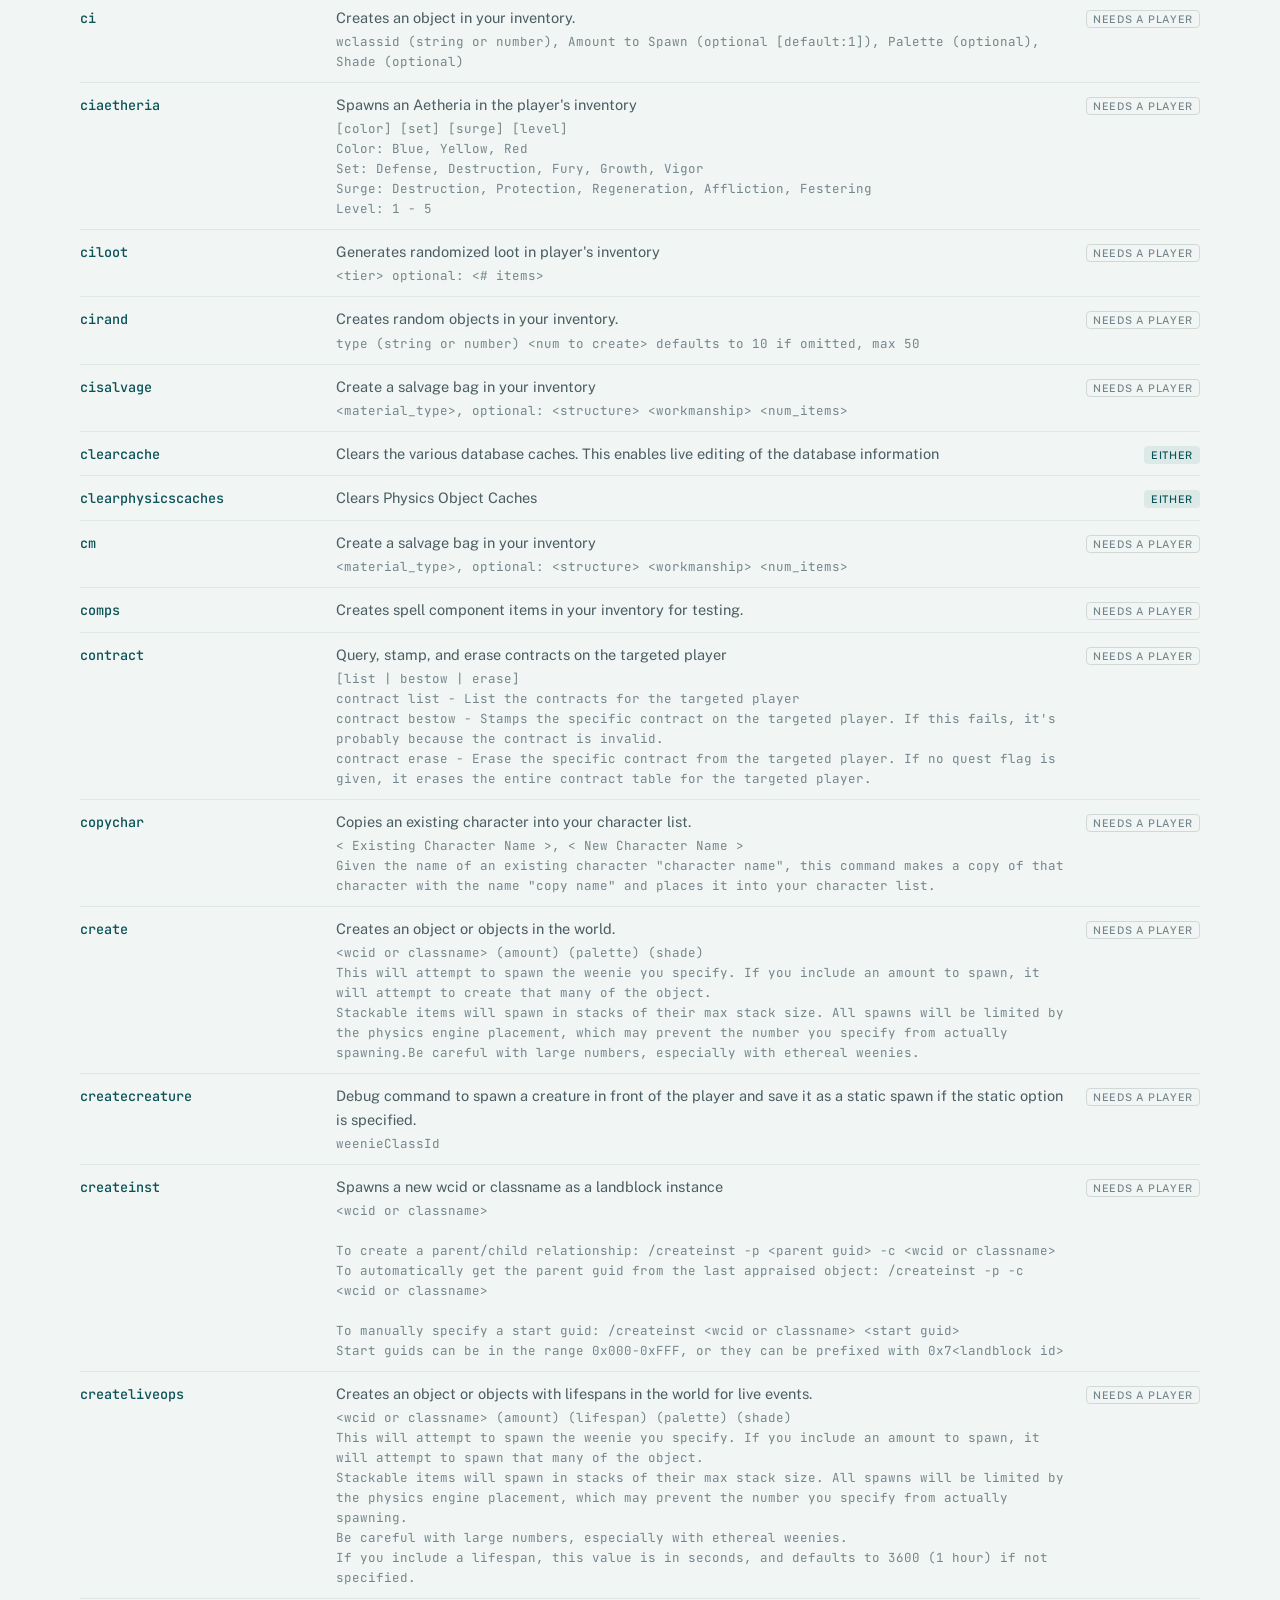
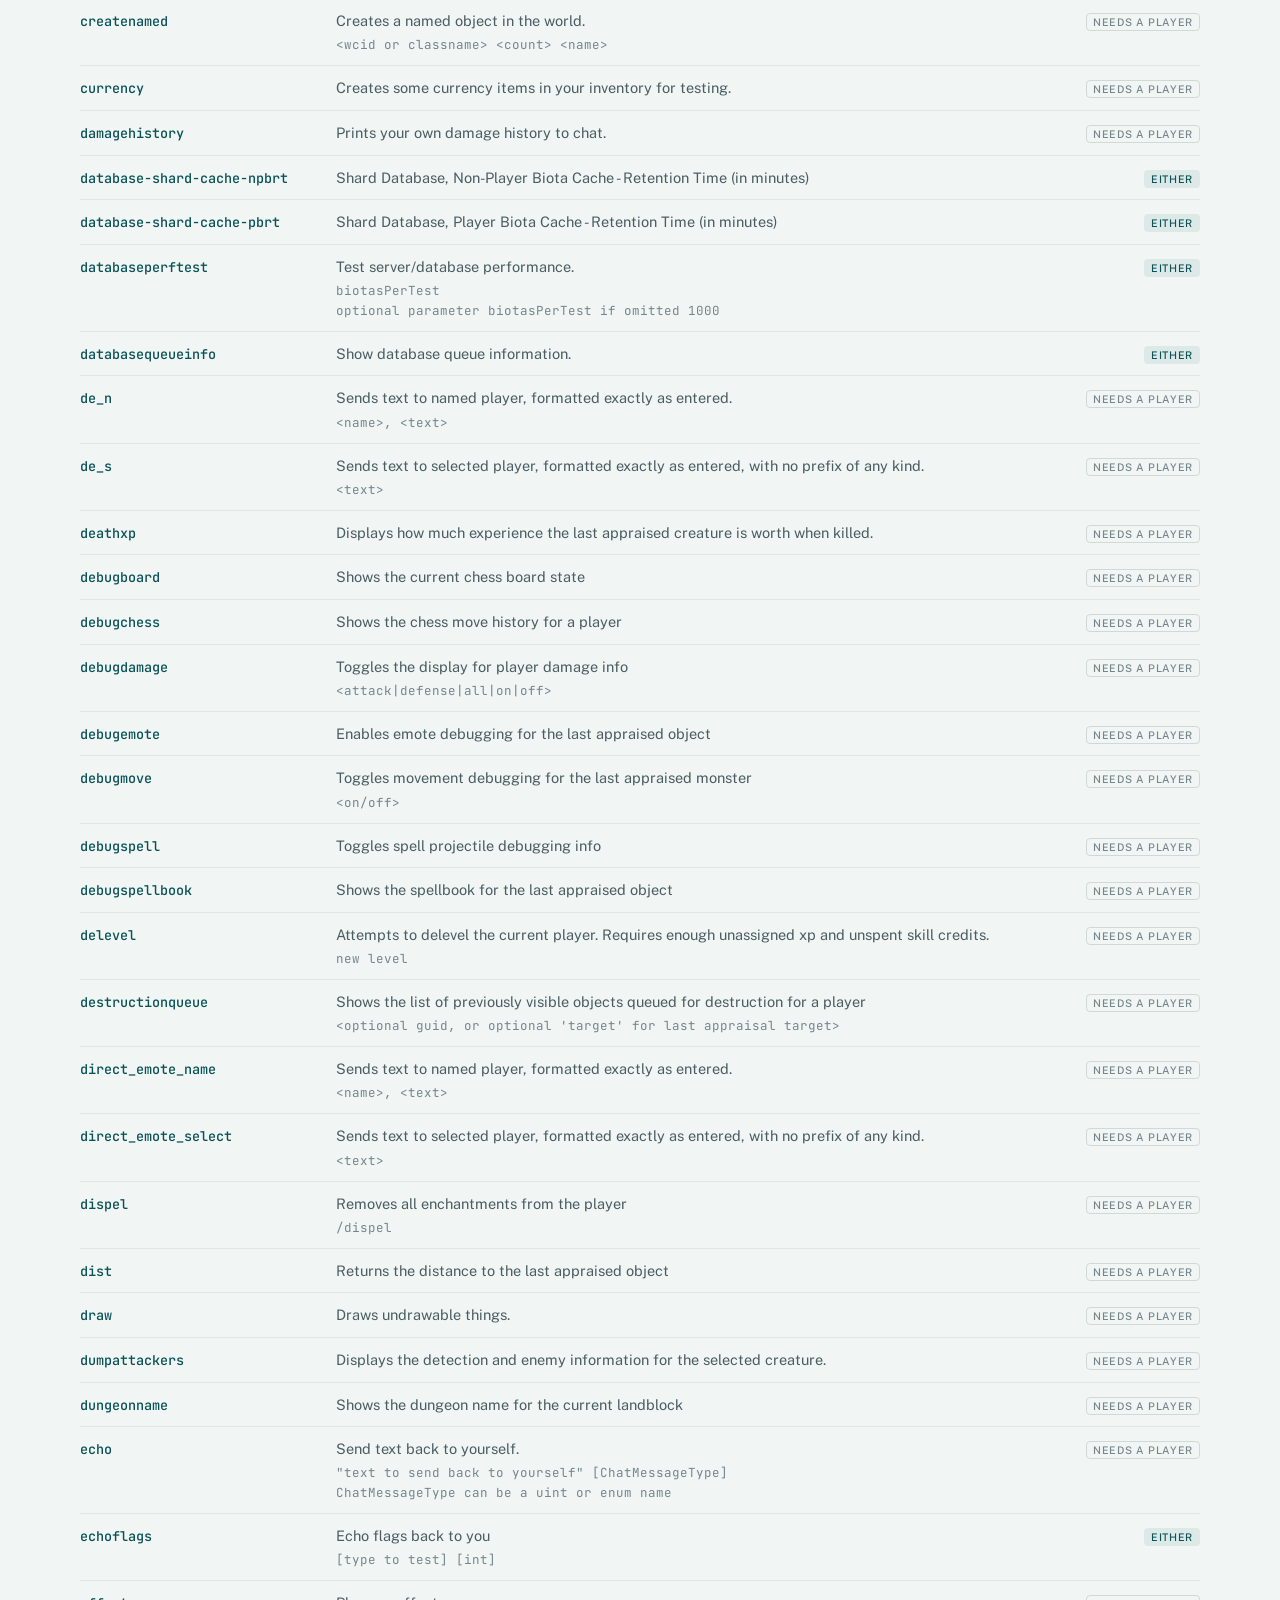
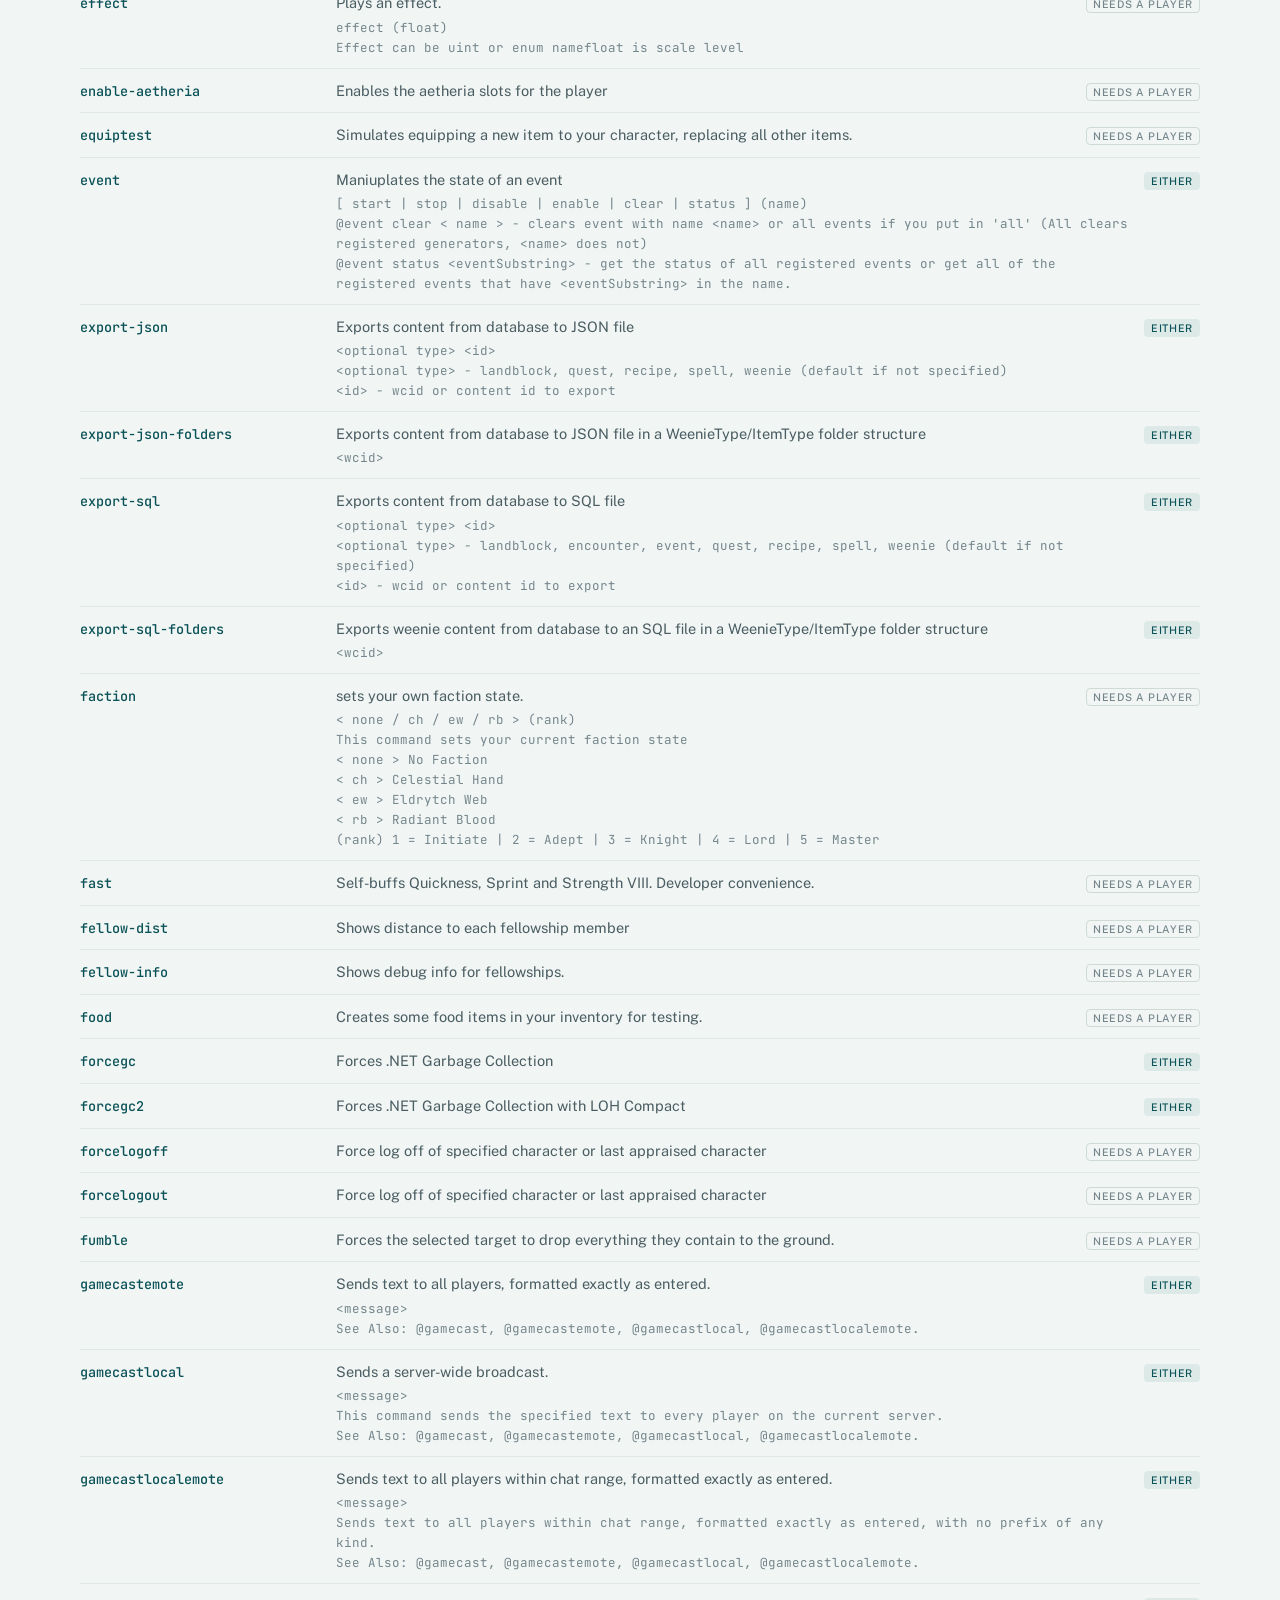
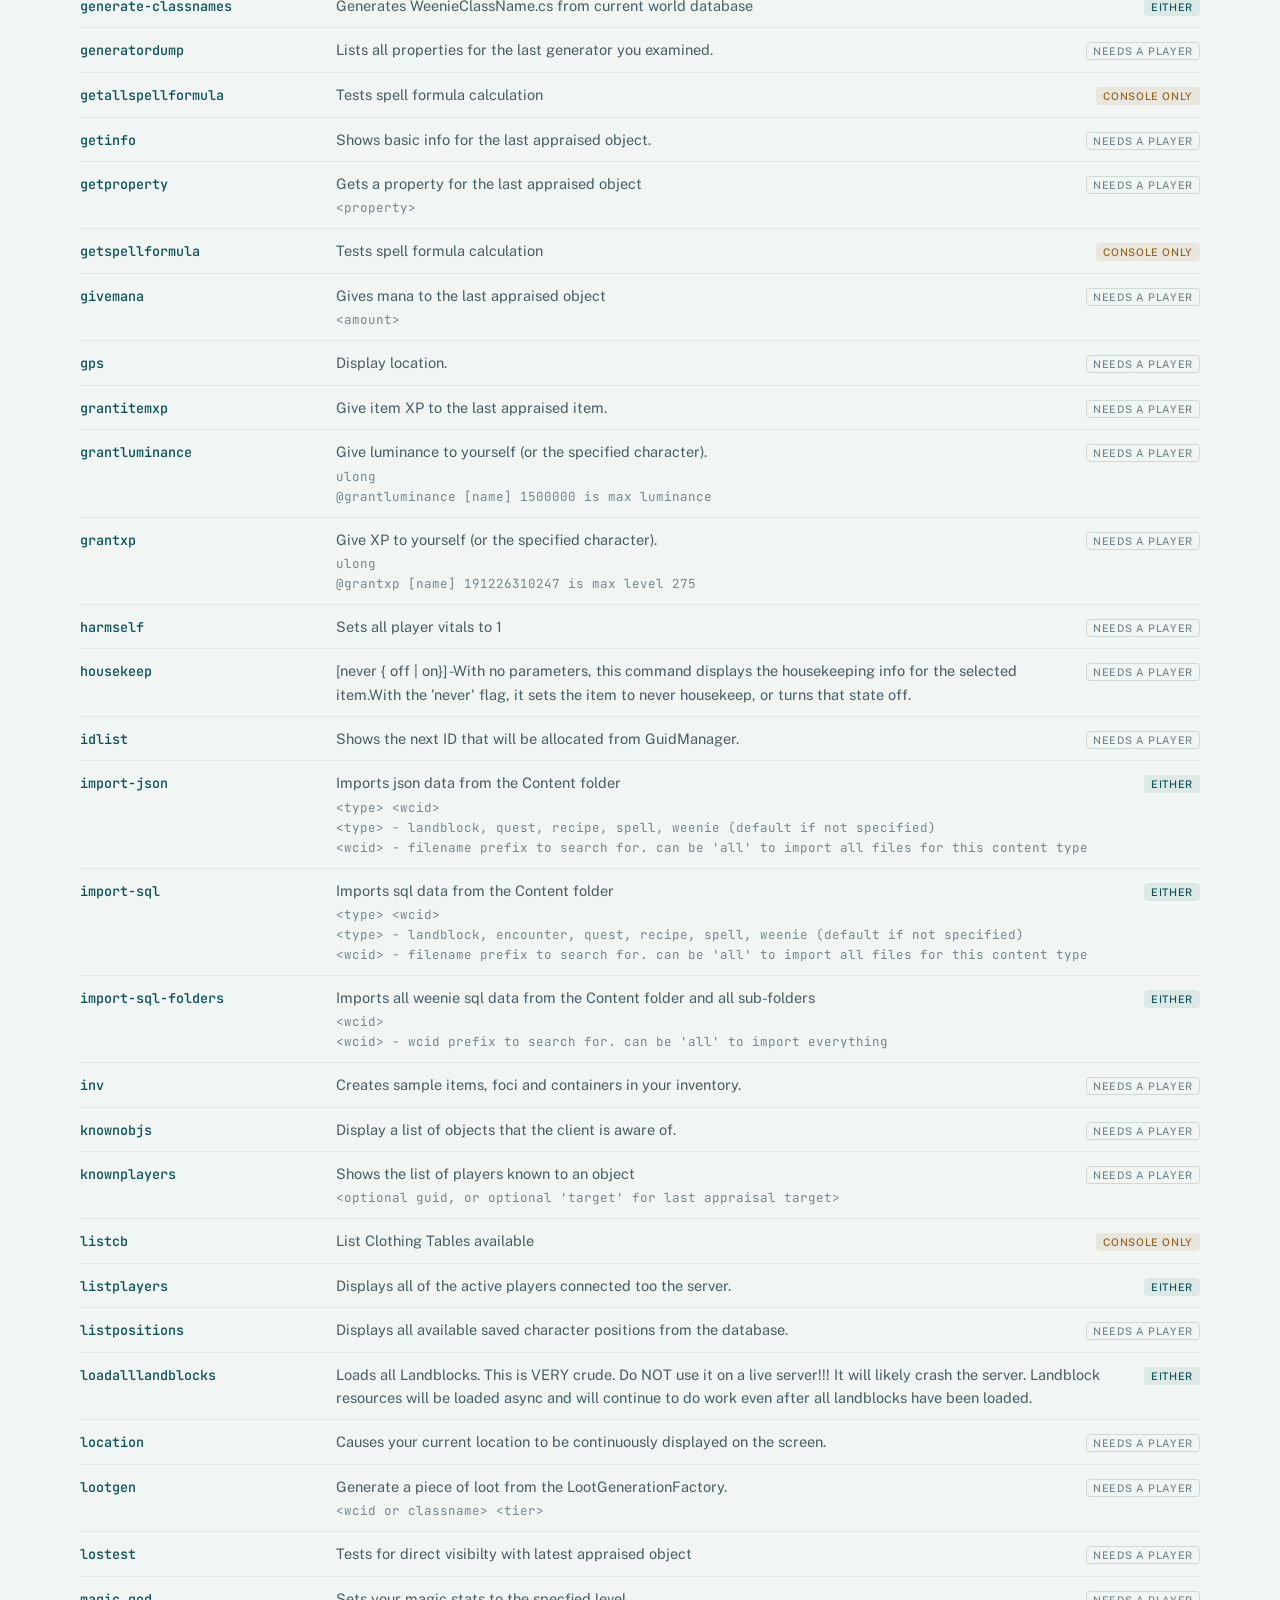
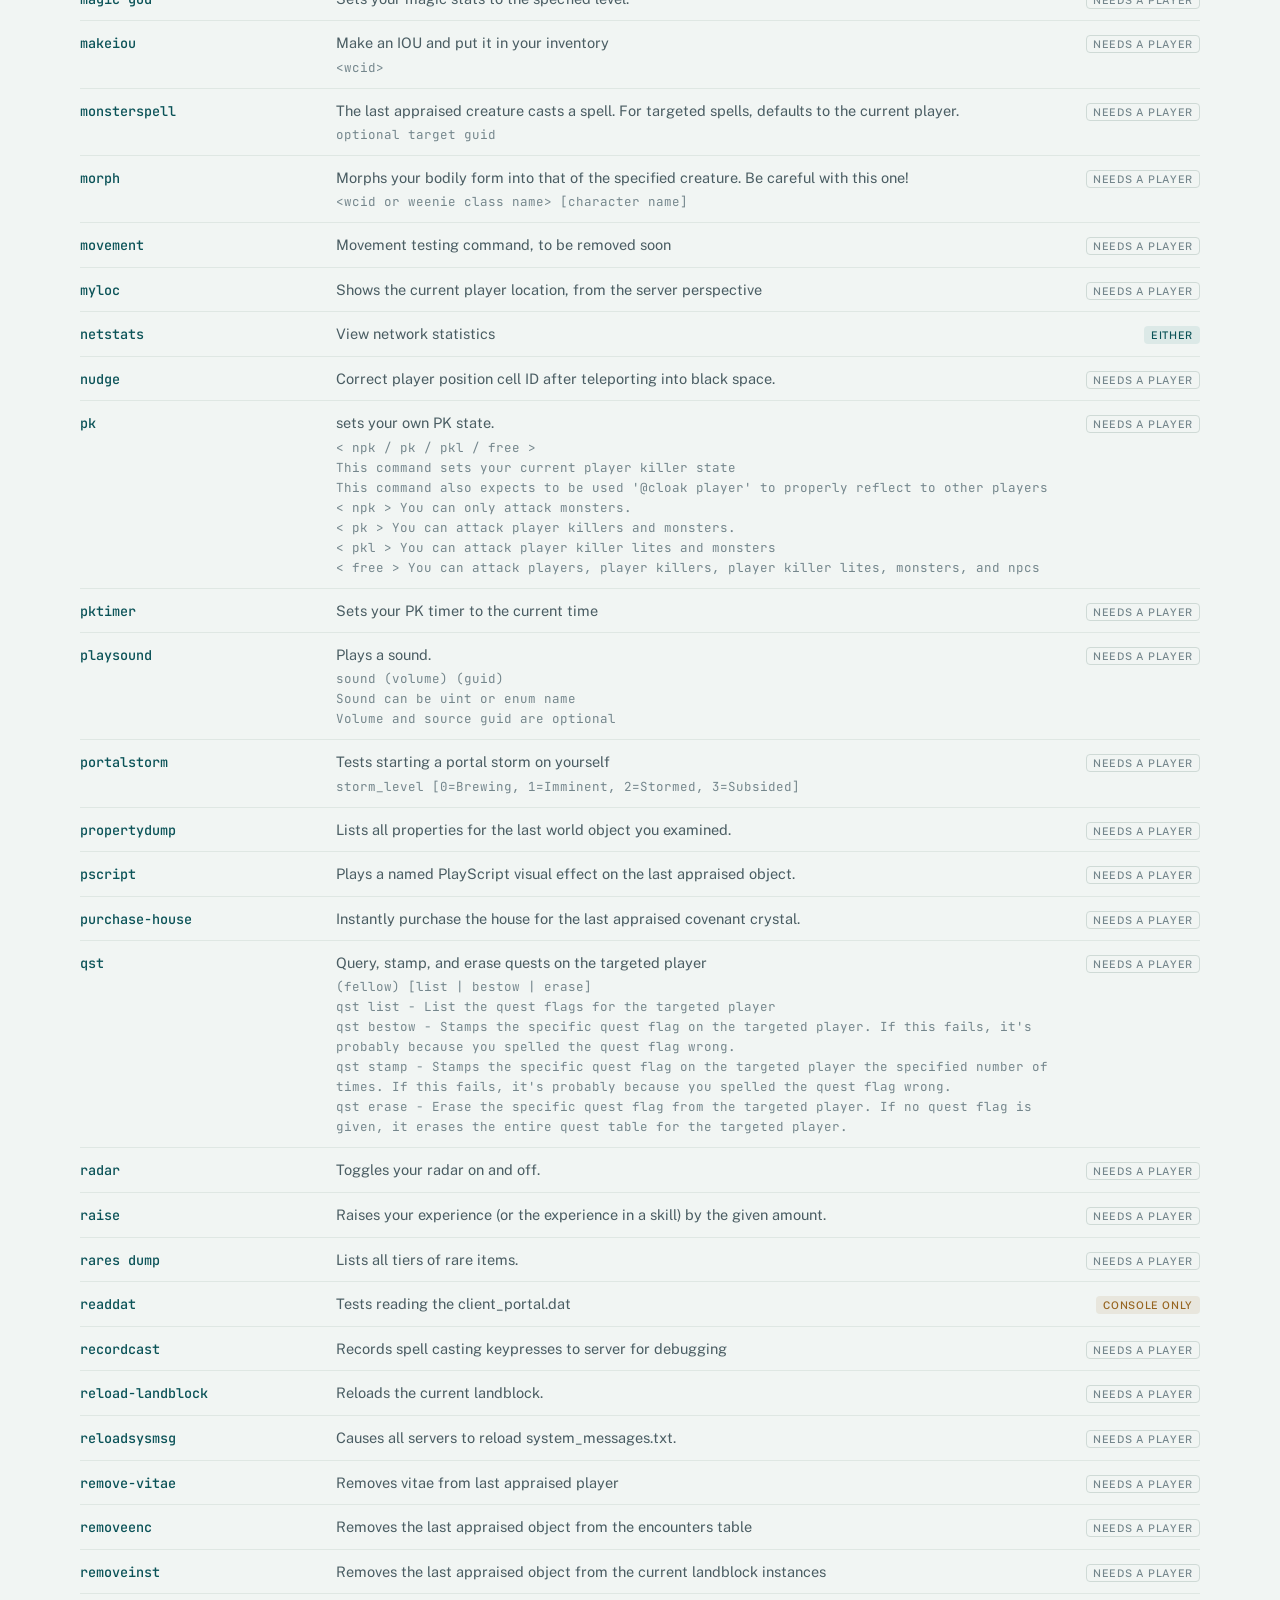
<file: ace-commands.html>
<!DOCTYPE html>
<html lang="en">
<head>
<meta charset="utf-8">
<meta name="viewport" content="width=device-width, initial-scale=1">
<meta name="description" content="Every command the ACE server registers, grouped by access level, and which ones the remote console can run.">
<meta name="theme-color" content="#0B1416" media="(prefers-color-scheme: dark)">
<meta name="theme-color" content="#F1F5F3" media="(prefers-color-scheme: light)">
<link rel="icon" href="data:image/svg+xml,%3Csvg xmlns='http://www.w3.org/2000/svg' viewBox='0 0 24 24' fill='none' stroke='%235CC9C2' stroke-width='1.6' stroke-linecap='round'%3E%3Cpath d='M12 3v18'/%3E%3Cpath d='M12 8c-3-4-8-4-10-2 2 3 6 4 10 2Zm0 0c3-4 8-4 10-2-2 3-6 4-10 2Z'/%3E%3Cpath d='M12 12c-3-3-7-3-9-1.5 2 2.5 5.5 3 9 1.5Zm0 0c3-3 7-3 9-1.5-2 2.5-5.5 3-9 1.5Z'/%3E%3C/svg%3E">
<title>Aeshnidae — ACE Commands</title>
<link rel="preconnect" href="https://fonts.googleapis.com">
<link rel="preconnect" href="https://fonts.gstatic.com" crossorigin>
<link rel="stylesheet" href="https://fonts.googleapis.com/css2?family=Fraunces:ital,opsz,wght@0,9..144,300;0,9..144,400;0,9..144,500;1,9..144,300&family=Public+Sans:wght@400;500;600&family=JetBrains+Mono:wght@400;500&display=swap">

<style>
  :root {
    color-scheme: dark light;
    --ground: #0B1416; --surface: #132126; --surface-alt: #192B31;
    --ink: #E7EEEC; --ink-soft: #A7B9BA; --ink-faint: #77898C;
    --line: #26393E; --line-soft: #1B2C31;
    --accent: #5CC9C2; --accent-deep: #8FDBD6; --accent-wash: rgba(92,201,194,.10);
    --brass: #D6A650; --brass-wash: rgba(214,166,80,.10);
    --focus: #8FDBD6;
  }
  @media (prefers-color-scheme: light) {
    :root:not([data-theme="dark"]) {
      --ground: #F1F5F3; --surface: #FFFFFF; --surface-alt: #E9EFEC;
      --ink: #13232A; --ink-soft: #4A5D63; --ink-faint: #74868C;
      --line: #CFDAD6; --line-soft: #DFE7E3;
      --accent: #0E6E75; --accent-deep: #0A5257; --accent-wash: rgba(14,110,117,.09);
      --brass: #96641F; --brass-wash: rgba(150,100,31,.10);
      --focus: #0E6E75;
    }
  }
  :root[data-theme="light"] {
    --ground: #F1F5F3; --surface: #FFFFFF; --surface-alt: #E9EFEC;
    --ink: #13232A; --ink-soft: #4A5D63; --ink-faint: #74868C;
    --line: #CFDAD6; --line-soft: #DFE7E3;
    --accent: #0E6E75; --accent-deep: #0A5257; --accent-wash: rgba(14,110,117,.09);
    --brass: #96641F; --brass-wash: rgba(150,100,31,.10);
    --focus: #0E6E75;
  }

  *, *::before, *::after { box-sizing: border-box; }
  body { margin: 0; background: var(--ground); color: var(--ink); font-family: "Public Sans", "Segoe UI", system-ui, sans-serif; font-size: 16px; line-height: 1.6; -webkit-font-smoothing: antialiased; }
  :focus-visible { outline: 2px solid var(--focus); outline-offset: 3px; border-radius: 2px; }
  a { color: var(--accent); text-decoration: none; }
  a:hover { color: var(--accent-deep); text-decoration: underline; text-underline-offset: 3px; }
  .wrap { width: min(1120px, calc(100% - 48px)); margin-inline: auto; }
  .eyebrow { font-size: 12.5px; font-weight: 600; letter-spacing: .12em; text-transform: uppercase; color: var(--ink-faint); }
  .mono { font-family: "JetBrains Mono", ui-monospace, Consolas, monospace; font-variant-numeric: tabular-nums; }

  .nav { position: sticky; top: 0; z-index: 10; background: color-mix(in srgb, var(--ground) 86%, transparent); backdrop-filter: blur(10px); -webkit-backdrop-filter: blur(10px); border-bottom: 1px solid var(--line-soft); }
  .nav .wrap { display: flex; align-items: center; justify-content: space-between; height: 60px; gap: 24px; }
  .wordmark { font-family: "Fraunces", Georgia, serif; font-variation-settings: "opsz" 40; font-weight: 400; font-size: 22px; color: var(--ink); display: inline-flex; align-items: center; gap: 10px; }
  .wordmark:hover { text-decoration: none; color: var(--ink); }
  .wordmark svg { width: 22px; height: 22px; color: var(--accent); }
  .nav-links { display: flex; gap: 26px; font-size: 14.5px; font-weight: 500; }
  .nav-links a { color: var(--ink-soft); }
  .nav-links a:hover, .nav-links a[aria-current] { color: var(--ink); text-decoration: none; }
  @media (max-width: 980px) { .nav-links { gap: 16px; font-size: 13.5px; } }

  /* Under 880px the links fold behind a menu button. They used to be display:none
     with nothing in their place, which left Commands and Weenies unreachable on a phone. */
  .nav-toggle { display: none; }
  @media (max-width: 880px) {
    .nav .wrap { position: relative; }
    .nav-toggle {
      display: inline-flex; align-items: center; justify-content: center;
      flex: none; width: 44px; height: 44px; margin-right: -8px;
      background: transparent; border: 1px solid var(--line); border-radius: 8px;
      color: var(--ink-soft); cursor: pointer;
    }
    .nav-toggle:hover { color: var(--ink); border-color: var(--accent); }
    .nav-toggle svg { width: 20px; height: 20px; }
    .nav-toggle .i-close { display: none; }
    .nav-toggle[aria-expanded="true"] { color: var(--ink); border-color: var(--accent); background: var(--accent-wash); }
    .nav-toggle[aria-expanded="true"] .i-open { display: none; }
    .nav-toggle[aria-expanded="true"] .i-close { display: block; }
    .nav-links {
      display: none; flex-direction: column; gap: 0; font-size: 16px;
      position: absolute; top: calc(100% + 8px); left: 0; right: 0;
      background: var(--surface); border: 1px solid var(--line); border-radius: 10px;
      padding: 6px; box-shadow: 0 18px 40px -12px rgba(0, 0, 0, .45);
    }
    .nav-links[data-open] { display: flex; }
    .nav-links a { padding: 12px 14px; border-radius: 6px; }
    .nav-links a:hover { background: var(--surface-alt); text-decoration: none; }
    .nav-links a[aria-current] { color: var(--ink); background: var(--accent-wash); box-shadow: inset 2px 0 0 var(--accent); }
  }
  .head { padding-block: 44px 20px; }
  .eyebrow { font-size: 12px; font-weight: 600; letter-spacing: .14em; text-transform: uppercase; color: var(--ink-faint); margin: 0; }
  h1 {
    font-family: "Fraunces", Georgia, serif; font-variation-settings: "opsz" 144;
    font-weight: 300; font-size: clamp(34px, 5.2vw, 52px); line-height: 1.04;
    margin: 12px 0 14px; letter-spacing: -.015em; text-wrap: balance;
  }
  .lede { margin: 0; color: var(--ink-soft); max-width: 66ch; }
  .lede code { font-family: "JetBrains Mono", ui-monospace, monospace; font-size: .88em; color: var(--ink); }
  .tally { margin: 16px 0 0; color: var(--ink-faint); font-size: 14px; max-width: 70ch; }
  .tally b { color: var(--ink); font-weight: 600; font-variant-numeric: tabular-nums; }

  /* ---- controls ---- */
  .contents { position: sticky; top: 60px; z-index: 20; background: var(--ground); border-bottom: 1px solid var(--line); padding-block: 12px 10px; }
  .contents .wrap { display: grid; grid-template-columns: minmax(0, 1fr); gap: 10px; }
  .search { display: flex; align-items: center; gap: 11px; background: var(--surface); border: 1px solid var(--line); border-radius: 7px; padding: 0 13px; }
  .search:focus-within { border-color: var(--accent); }
  .search svg { width: 17px; height: 17px; flex: none; color: var(--ink-faint); }
  .search input { flex: 1; min-width: 0; border: 0; background: transparent; color: var(--ink); font: 500 16px "Public Sans", system-ui, sans-serif; padding: 12px 0; outline: none; }
  .search input::placeholder { color: var(--ink-faint); }
  .search .n { font-size: 13px; color: var(--ink-faint); white-space: nowrap; font-variant-numeric: tabular-nums; }

  /* ---- type jump rail ---- */
  .rail { display: flex; gap: 6px; overflow-x: auto; scrollbar-width: none; min-width: 0; min-width: 0; padding-bottom: 2px; }
  .rail::-webkit-scrollbar { display: none; }
  .rail a {
    flex: none; text-decoration: none; font: 500 13px "Public Sans", system-ui, sans-serif;
    color: var(--ink-soft); border: 1px solid var(--line-soft); border-radius: 6px;
    padding: 5px 10px; background: var(--surface); white-space: nowrap;
  }
  .rail a:hover { border-color: var(--accent); color: var(--ink); }
  .rail a .c { color: var(--ink-faint); margin-left: 6px; font-variant-numeric: tabular-nums; font-size: 12px; }

  /* ---- sections ---- */
  main { padding-bottom: 80px; }
  .sect { padding-top: 40px; scroll-margin-top: 130px; }
  .sect-head { border-bottom: 2px solid var(--accent); padding-bottom: 12px; margin-bottom: 4px; }
  .sect-head h2 {
    font-family: "Fraunces", Georgia, serif; font-variation-settings: "opsz" 60; font-weight: 400;
    font-size: 27px; margin: 0 0 6px; letter-spacing: -.01em;
  }
  .sect-head h2 .k { font-family: "JetBrains Mono", ui-monospace, monospace; font-size: 15px; color: var(--ink-faint); font-weight: 400; margin-left: 10px; }
  .sect-head p { margin: 0; color: var(--ink-soft); font-size: 14.5px; max-width: 68ch; }
  .sect-meta { display: flex; flex-wrap: wrap; gap: 6px 18px; margin-top: 10px; font-size: 13px; color: var(--ink-faint); }
  .sect-meta b { color: var(--ink-soft); font-weight: 500; }
  .tbl { font-family: "JetBrains Mono", ui-monospace, Consolas, monospace; font-size: 12.5px; color: var(--accent-deep); background: var(--surface-alt); border: 1px solid var(--line-soft); border-radius: 5px; padding: 2px 7px; display: inline-block; }

  /* ---- rows ---- */
  .rows { display: grid; }
  .row {
    display: grid; grid-template-columns: minmax(0, 15em) minmax(0, 1fr) auto;
    gap: 4px 16px; align-items: baseline;
    padding: 10px 0; border-bottom: 1px solid var(--line-soft);
  }
  .row .v { color: var(--ink-faint); font-size: 12.5px; }
  .row .nm { color: var(--ink); font-weight: 500; font-size: 13.5px; overflow-wrap: anywhere; }
  .row .ds { color: var(--ink-soft); font-size: 14.5px; }
  .row .fl { display: flex; gap: 5px; justify-self: end; align-items: baseline; }
  .tag {
    font: 500 10.5px "Public Sans", system-ui, sans-serif; letter-spacing: .06em; text-transform: uppercase;
    border-radius: 4px; padding: 2px 6px; white-space: nowrap; border: 1px solid transparent;
  }
  .t-a { color: var(--brass); background: var(--brass-wash); }            /* shown on appraisal */
  .t-l { color: var(--accent-deep); background: var(--accent-wash); }     /* sent at login */
  .t-e { color: var(--ink-faint); border-color: var(--line); }            /* never saved */
  .t-x { color: var(--ink-faint); border-color: var(--line); }            /* ACE never reads */
  .row.unused .nm { color: var(--ink-soft); font-weight: 400; }
  .row.unused .ds { color: var(--ink-faint); }
  .origin { font: 500 10.5px "Public Sans", system-ui, sans-serif; letter-spacing: .06em; text-transform: uppercase; color: var(--brass); }

  .none { padding: 48px 0; color: var(--ink-soft); }
  .legend { margin-top: 26px; padding-top: 18px; border-top: 1px solid var(--line-soft); color: var(--ink-faint); font-size: 13.5px; }
  .legend dl { display: grid; grid-template-columns: max-content minmax(0, 1fr); gap: 7px 14px; margin: 12px 0 0; }
  .legend dt { justify-self: start; }
  .legend dd { margin: 0; color: var(--ink-soft); }
  .legend p { margin: 0; max-width: 72ch; }

  @media (max-width: 720px) {
    .head { padding-block: 28px 14px; }
    .lede { font-size: 15px; }
    .tally { font-size: 13.5px; }
    .row { grid-template-columns: minmax(0, 1fr) auto; gap: 2px 12px; padding: 12px 0; }
    .row .v { grid-area: 1 / 1 / 2 / 2; }
    .row .fl { grid-area: 1 / 2 / 2 / 3; }
    .row .nm { grid-area: 2 / 1 / 3 / 3; font-size: 14.5px; }
    .row .ds { grid-area: 3 / 1 / 4 / 3; }
    .sect { scroll-margin-top: 160px; }
  }
  @media (prefers-reduced-motion: reduce) { * { scroll-behavior: auto !important; } }
  html { scroll-behavior: smooth; }
  .no-hit { display: none; }
  .none { display: none; padding: 40px 0; color: var(--ink-soft); }
  .none.on { display: block; }

  .row .nm { color: var(--accent-deep); }
  .use { margin-top: 3px; color: var(--ink-faint); font-size: 12.5px; white-space: pre-wrap; }
  .legend code, .lede code { font-family: "JetBrains Mono", ui-monospace, monospace; font-size: .88em; color: var(--ink); }
  .no-hit { display: none; }
  .none { display: none; padding: 40px 0; color: var(--ink-soft); }
  .none.on { display: block; }
  @media (max-width: 720px) {
    .row { grid-template-columns: minmax(0, 1fr) auto; }
    .row .nm { grid-area: 1 / 1 / 2 / 2; font-size: 14.5px; }
    .row .fl { grid-area: 1 / 2 / 2 / 3; }
    .row .ds { grid-area: 2 / 1 / 3 / 3; }
  }
  /* the enum name after the heading is one long mono word; give it its own line
     rather than let it push a 320px screen sideways */
  @media (max-width: 560px) {
    .sect-head h2 .k { display: block; margin-left: 0; margin-top: 3px; }
  }
</style>
</head>
<body>

<header class="nav">
  <div class="wrap">
    <a class="wordmark" href="./" aria-label="Aeshnidae, home">
      <svg viewBox="0 0 24 24" fill="none" stroke="currentColor" stroke-width="1.4" stroke-linecap="round" aria-hidden="true">
        <path d="M12 3v18"/>
        <path d="M12 8c-3-4-8-4-10-2 2 3 6 4 10 2Zm0 0c3-4 8-4 10-2-2 3-6 4-10 2Z"/>
        <path d="M12 12c-3-3-7-3-9-1.5 2 2.5 5.5 3 9 1.5Zm0 0c3-3 7-3 9-1.5-2 2.5-5.5 3-9 1.5Z"/>
      </svg>
      Aeshnidae
    </a>
    <button class="nav-toggle" type="button" aria-expanded="false" aria-controls="nav-links" aria-label="Menu">
      <svg class="i-open" viewBox="0 0 24 24" fill="none" stroke="currentColor" stroke-width="1.8" stroke-linecap="round" aria-hidden="true"><path d="M4 7h16M4 12h16M4 17h16"/></svg>
      <svg class="i-close" viewBox="0 0 24 24" fill="none" stroke="currentColor" stroke-width="1.8" stroke-linecap="round" aria-hidden="true"><path d="M6 6l12 12M18 6 6 18"/></svg>
    </button>
    <nav class="nav-links" id="nav-links" aria-label="Sections">
      <a href="./#join">Join</a>
      <a href="./#different">What's different</a>
      <a href="changes.html">Changes</a>
      <a href="./#rules">House rules</a>
      <a href="commands.html">Commands</a>
      <a href="weenies.html">Weenies</a>
      <a href="properties.html">Properties</a>
      <a href="ace-commands.html" aria-current="page">ACE commands</a>
      <a href="./#help">Help</a>
    </nav>
  </div>
</header>

<header class="head" id="top">
  <div class="wrap">
    <p class="eyebrow">Aeshnidae &middot; server reference</p>
    <h1>ACE Commands</h1>
    <p class="lede">Every command the ACE server registers, grouped by the access level needed to run it. In-game you type <code>@</code> or <code>/</code> before the name &mdash; either prefix is stripped. Through the remote console (<code>ace-cmd.sh</code>) you type no prefix at all, and anything needing a character in the world is refused.</p>
    <p class="tally"><b>321</b> commands across <b>6</b> access levels. <b>111</b> can be driven from the remote console; the other <b>210</b> need a logged-in character on a landblock. Descriptions are ACE's own except for <b>7</b> that document themselves nowhere.</p>
  </div>
</header>

<nav class="contents" aria-label="Contents">
  <div class="wrap">
    <label class="search">
      <svg viewBox="0 0 24 24" fill="none" stroke="currentColor" stroke-width="1.8" stroke-linecap="round" aria-hidden="true"><circle cx="11" cy="11" r="7"/><path d="M20 20l-3.5-3.5"/></svg>
      <input id="q" type="search" placeholder="Filter the list &mdash; teleport, weenie, ban" autocomplete="off" spellcheck="false" aria-label="Filter commands">
      <span class="n" id="count"></span>
    </label>
    <div class="rail"><a href="#Player">Player<span class="c">14</span></a><a href="#Advocate">Advocate<span class="c">11</span></a><a href="#Sentinel">Sentinel<span class="c">27</span></a><a href="#Envoy">Envoy<span class="c">16</span></a><a href="#Developer">Developer<span class="c">187</span></a><a href="#Admin">Admin<span class="c">66</span></a></div>
  </div>
</nav>

<main class="wrap"><section class="sect" id="Player"><div class="sect-head"><h2>Player<span class="k">AccessLevel.Player</span></h2><p>Anyone can run these. The everyday client commands.</p><div class="sect-meta"><span><b>14</b> commands</span><span><b>3</b> the remote console can run</span></div></div><div class="rows"><div class="row"><div class="nm mono">acecommands</div><div class="ds">Lists all commands.<div class="use mono">&lt;access level or search&gt;</div></div><div class="fl"><span class="tag t-l" title="Works in-game and from the remote console.">either</span></div></div><div class="row"><div class="nm mono">acehelp</div><div class="ds">Displays help.<div class="use mono">(command)</div></div><div class="fl"><span class="tag t-l" title="Works in-game and from the remote console.">either</span></div></div><div class="row"><div class="nm mono">aceversion</div><div class="ds">Shows this server's version data</div><div class="fl"><span class="tag t-x" title="Needs a logged-in player in the world, so the remote console cannot run it.">needs a player</span></div></div><div class="row"><div class="nm mono">castmeter</div><div class="ds">Shows the fast casting efficiency meter</div><div class="fl"><span class="tag t-x" title="Needs a logged-in player in the world, so the remote console cannot run it.">needs a player</span></div></div><div class="row"><div class="nm mono">config</div><div class="ds">Manually sets a character option on the server.
Use /config list to see a list of settings.<div class="use mono">&lt;setting&gt; &lt;on/off&gt;</div></div><div class="fl"><span class="tag t-x" title="Needs a logged-in player in the world, so the remote console cannot run it.">needs a player</span></div></div><div class="row"><div class="nm mono">debugcast</div><div class="ds">Shows debug information about the current magic casting state</div><div class="fl"><span class="tag t-x" title="Needs a logged-in player in the world, so the remote console cannot run it.">needs a player</span></div></div><div class="row"><div class="nm mono">fixbusy</div><div class="ds">Attempts to remove the hourglass / fix the busy state for the player</div><div class="fl"><span class="tag t-x" title="Needs a logged-in player in the world, so the remote console cannot run it.">needs a player</span></div></div><div class="row"><div class="nm mono">fixcast</div><div class="ds">Fixes magic casting if locked up for an extended time</div><div class="fl"><span class="tag t-x" title="Needs a logged-in player in the world, so the remote console cannot run it.">needs a player</span></div></div><div class="row"><div class="nm mono">house-select</div><div class="ds">For characters/accounts who currently own multiple houses, used to select which house they want to keep</div><div class="fl"><span class="tag t-x" title="Needs a logged-in player in the world, so the remote console cannot run it.">needs a player</span></div></div><div class="row"><div class="nm mono">myquests</div><div class="ds">Shows your quest log</div><div class="fl"><span class="tag t-x" title="Needs a logged-in player in the world, so the remote console cannot run it.">needs a player</span></div></div><div class="row"><div class="nm mono">objsend</div><div class="ds">Force resend of all visible objects known to this player. Can fix rare cases of invisible object bugs. Can only be used once every 5 mins max.</div><div class="fl"><span class="tag t-x" title="Needs a logged-in player in the world, so the remote console cannot run it.">needs a player</span></div></div><div class="row"><div class="nm mono">passwd</div><div class="ds">Change your account password.<div class="use mono">oldpassword newpassword</div></div><div class="fl"><span class="tag t-x" title="Needs a logged-in player in the world, so the remote console cannot run it.">needs a player</span></div></div><div class="row"><div class="nm mono">pop</div><div class="ds">Show current world population</div><div class="fl"><span class="tag t-l" title="Works in-game and from the remote console.">either</span></div></div><div class="row"><div class="nm mono">reportbug</div><div class="ds">Generate a Bug Report<div class="use mono">&lt;category&gt; &lt;description&gt;
This command generates a URL for you to copy and paste into your web browser to submit for review by server operators and developers.
Category can be the following:
Creature
NPC
Item
Quest
Recipe
Landblock
Mechanic
Code
Other
For the first three options, the bug report will include identifiers for what you currently have selected/targeted.
After category, please include a brief description of the issue, which you can further detail in the report on the website.
Examples:
/reportbug creature Drudge Prowler is over powered
/reportbug npc Ulgrim doesn't know what to do with Sake
/reportbug quest I can't enter the portal to the Lost City of Frore
/reportbug recipe I cannot combine Bundle of Arrowheads with Bundle of Arrowshafts
/reportbug code I was killed by a Non-Player Killer</div></div><div class="fl"><span class="tag t-x" title="Needs a logged-in player in the world, so the remote console cannot run it.">needs a player</span></div></div></div><p class="totop"><a href="#top">Back to top</a></p></section><section class="sect" id="Advocate"><div class="sect-head"><h2>Advocate<span class="k">AccessLevel.Advocate</span></h2><p>Advocates and above — the volunteer helper tier.</p><div class="sect-meta"><span><b>11</b> commands</span><span><b>7</b> the remote console can run</span></div></div><div class="rows"><div class="row"><div class="nm mono">allstats</div><div class="ds">Displays a summary of all server statistics and usage</div><div class="fl"><span class="tag t-l" title="Works in-game and from the remote console.">either</span></div></div><div class="row"><div class="nm mono">attackable</div><div class="ds">Sets whether monsters will attack you or not.<div class="use mono">[ on | off ]
This command sets whether monsters will attack you unprovoked.
 When turned on, monsters will attack you as if you are a normal player.
 When turned off, monsters will ignore you.</div></div><div class="fl"><span class="tag t-x" title="Needs a logged-in player in the world, so the remote console cannot run it.">needs a player</span></div></div><div class="row"><div class="nm mono">bestow</div><div class="ds">Sets a character's Advocate Level.<div class="use mono">&lt;name&gt; &lt;level&gt;
Advocates can bestow any level less than their own.</div></div><div class="fl"><span class="tag t-x" title="Needs a logged-in player in the world, so the remote console cannot run it.">needs a player</span></div></div><div class="row"><div class="nm mono">gcstatus</div><div class="ds">Displays a summary of server GC Information</div><div class="fl"><span class="tag t-l" title="Works in-game and from the remote console.">either</span></div></div><div class="row"><div class="nm mono">landblockperformance</div><div class="ds">Displays a summary of landblock performance statistics</div><div class="fl"><span class="tag t-l" title="Works in-game and from the remote console.">either</span></div></div><div class="row"><div class="nm mono">landblockstats</div><div class="ds">Displays a summary of landblock performance statistics</div><div class="fl"><span class="tag t-l" title="Works in-game and from the remote console.">either</span></div></div><div class="row"><div class="nm mono">lbgroupstats</div><div class="ds">Displays a summary of landblock group stats</div><div class="fl"><span class="tag t-l" title="Works in-game and from the remote console.">either</span></div></div><div class="row"><div class="nm mono">remove</div><div class="ds">Removes the specified character from the Advocate ranks.<div class="use mono">&lt;character name&gt;
Advocates can remove Advocate status for any Advocate of lower level than their own.</div></div><div class="fl"><span class="tag t-x" title="Needs a logged-in player in the world, so the remote console cannot run it.">needs a player</span></div></div><div class="row"><div class="nm mono">serverperformance</div><div class="ds">Displays a summary of server performance statistics</div><div class="fl"><span class="tag t-l" title="Works in-game and from the remote console.">either</span></div></div><div class="row"><div class="nm mono">serverstatus</div><div class="ds">Displays a summary of server statistics and usage</div><div class="fl"><span class="tag t-l" title="Works in-game and from the remote console.">either</span></div></div><div class="row"><div class="nm mono">tele</div><div class="ds">Teleports you(or a player) to some location.<div class="use mono">[name] &lt;longitude&gt; &lt;latitude&gt;
Example: /tele 0n0w
Example: /tele plats4days 37s,67w
This command teleports yourself (or the specified character) to the given longitude and latitude.</div></div><div class="fl"><span class="tag t-x" title="Needs a logged-in player in the world, so the remote console cannot run it.">needs a player</span></div></div></div><p class="totop"><a href="#top">Back to top</a></p></section><section class="sect" id="Sentinel"><div class="sect-head"><h2>Sentinel<span class="k">AccessLevel.Sentinel</span></h2><p>Sentinels and above. Moderation and watching.</p><div class="sect-meta"><span><b>27</b> commands</span><span><b>5</b> the remote console can run</span></div></div><div class="rows"><div class="row"><div class="nm mono">adminvision</div><div class="ds">Allows the admin to see admin-only visible items.<div class="use mono">{ on | off | toggle | check }
Controls whether or not the admin can see admin-only visible items. Note that if you turn this feature off, you will need to log out and back in before the visible items become invisible.</div></div><div class="fl"><span class="tag t-x" title="Needs a logged-in player in the world, so the remote console cannot run it.">needs a player</span></div></div><div class="row"><div class="nm mono">ban</div><div class="ds">Bans the specified player account.<div class="use mono">[accountname] [days] [hours] [minutes] (reason)
This command bans the specified player account for the specified time. This player will not be able to enter the game with any character until the time expires.
Example: @ban AccountName 0 0 5
Example: @ban AccountName 1 0 0 banned 1 day because reasons</div></div><div class="fl"><span class="tag t-l" title="Works in-game and from the remote console.">either</span></div></div><div class="row"><div class="nm mono">banlist</div><div class="ds">Lists all banned accounts on this world.</div><div class="fl"><span class="tag t-l" title="Works in-game and from the remote console.">either</span></div></div><div class="row"><div class="nm mono">boot</div><div class="ds">Boots the character out of the game.<div class="use mono">[account | char | iid] who (, reason) 
This command boots the specified character out of the game. You can specify who to boot by account, character name, or player instance id. 'who' is the account / character / instance id to actually boot. You can optionally include a reason for the boot.
Example: @boot char Character Name
         @boot account AccountName
         @boot iid 0x51234567
         @boot char Character Name, Reason for being booted</div></div><div class="fl"><span class="tag t-l" title="Works in-game and from the remote console.">either</span></div></div><div class="row"><div class="nm mono">buff</div><div class="ds">Buffs you (or a player) with all beneficial spells.<div class="use mono">[name] [maxLevel]
This command buffs yourself (or the specified character).</div></div><div class="fl"><span class="tag t-x" title="Needs a logged-in player in the world, so the remote console cannot run it.">needs a player</span></div></div><div class="row"><div class="nm mono">cloak</div><div class="ds">Sets your cloaking state.<div class="use mono">&lt; on / off / player / creature &gt;
This command sets your current cloaking state
&lt; on &gt; You will be completely invisible to players.
&lt; off &gt; You will show up as a normal.
&lt; player &gt; You will appear as a player. (No + and a white radar dot.)
&lt; creature &gt; You will appear as a creature. (No + and an orange radar dot.)</div></div><div class="fl"><span class="tag t-x" title="Needs a logged-in player in the world, so the remote console cannot run it.">needs a player</span></div></div><div class="row"><div class="nm mono">deaf</div><div class="ds">Block @tells except for the player you are currently helping.</div><div class="fl"><span class="tag t-x" title="Needs a logged-in player in the world, so the remote console cannot run it.">needs a player</span></div></div><div class="row"><div class="nm mono">fellowbuff</div><div class="ds">Buffs your fellowship (or a player's fellowship) with all beneficial spells.<div class="use mono">[name]
This command buffs your fellowship (or the fellowship of the specified character).</div></div><div class="fl"><span class="tag t-x" title="Needs a logged-in player in the world, so the remote console cannot run it.">needs a player</span></div></div><div class="row"><div class="nm mono">finger</div><div class="ds">Show the given character's account name or vice-versa.<div class="use mono">[ [-a] character] [-m account]
Given a character name, this command displays the name of the owning account.
If the -m option is specified, the argument is considered an account name and the characters owned by that account are displayed.
If the -a option is specified, then the character name is fingered but their account is implicitly fingered as well.</div></div><div class="fl"><span class="tag t-l" title="Works in-game and from the remote console.">either</span></div></div><div class="row"><div class="nm mono">freeze</div><div class="ds">Freezes the selected target for 10 minutes or until unfrozen.</div><div class="fl"><span class="tag t-x" title="Needs a logged-in player in the world, so the remote console cannot run it.">needs a player</span></div></div><div class="row"><div class="nm mono">gag</div><div class="ds">Prevents a character from talking.<div class="use mono">&lt; char name &gt;
The character will not be able to @tell or use chat normally.</div></div><div class="fl"><span class="tag t-x" title="Needs a logged-in player in the world, so the remote console cannot run it.">needs a player</span></div></div><div class="row"><div class="nm mono">god</div><div class="ds">Turns current character into a god!<div class="use mono">Sets attributes and skills to higher than max levels.
To return to a mortal state, use the /ungod command.
Use the /god command with caution. While unlikely, there is a possibility that the character that runs the command will not be able to return to normal or will end up in a state that is unrecoverable.</div></div><div class="fl"><span class="tag t-x" title="Needs a logged-in player in the world, so the remote console cannot run it.">needs a player</span></div></div><div class="row"><div class="nm mono">home</div><div class="ds">Teleports you to your sanctuary position.<div class="use mono">&lt; recall number &gt; - Recalls to a saved position, valid values are 1 - 9.
NOTE: Calling @home without a number recalls your sanctuary position; calling it with a number will teleport you to the corresponding saved position.</div></div><div class="fl"><span class="tag t-x" title="Needs a logged-in player in the world, so the remote console cannot run it.">needs a player</span></div></div><div class="row"><div class="nm mono">limbo</div><div class="ds">[on / off] - Puts the targeted player in 'limbo' which means that the player cannot damage anything or be damaged by anything.The player will not receive direct tells, or channel messages, such as fellowship messages and allegiance chat.  The player will be unable to salvage.This status times out after 15 minutes, use '@limbo on' again on the player to reset the timer. You and the player will be notifed when limbo wears off.If neither on or off are specified, on is assumed.</div><div class="fl"><span class="tag t-x" title="Needs a logged-in player in the world, so the remote console cannot run it.">needs a player</span></div></div><div class="row"><div class="nm mono">mrt</div><div class="ds">Toggles the ability to bypass housing boundaries</div><div class="fl"><span class="tag t-x" title="Needs a logged-in player in the world, so the remote console cannot run it.">needs a player</span></div></div><div class="row"><div class="nm mono">neversaydie</div><div class="ds">Turn immortality on or off.<div class="use mono">[ on | off ]
Defaults to on.</div></div><div class="fl"><span class="tag t-x" title="Needs a logged-in player in the world, so the remote console cannot run it.">needs a player</span></div></div><div class="row"><div class="nm mono">portal_bypass</div><div class="ds">Toggles the ability to bypass portal restrictions.</div><div class="fl"><span class="tag t-x" title="Needs a logged-in player in the world, so the remote console cannot run it.">needs a player</span></div></div><div class="row"><div class="nm mono">repeat</div><div class="ds">&lt; Num &gt; &lt; Command &gt; -Repeat a command a number of times.</div><div class="fl"><span class="tag t-x" title="Needs a logged-in player in the world, so the remote console cannot run it.">needs a player</span></div></div><div class="row"><div class="nm mono">run</div><div class="ds">Temporarily boosts your run skill.<div class="use mono">( on | off | toggle | check )
Boosts the run skill of the PSR so they can pursue the &quot;bad folks&quot;. The enchantment will wear off after a while. This command defaults to toggle.</div></div><div class="fl"><span class="tag t-x" title="Needs a logged-in player in the world, so the remote console cannot run it.">needs a player</span></div></div><div class="row"><div class="nm mono">save</div><div class="ds">Sets your sanctuary position or a named recall point.<div class="use mono">&lt; recall number &gt; - Saves your position into the numbered recall, valid values are 1 - 9.
NOTE: Calling @save without a number saves your sanctuary (Lifestone Recall) position.</div></div><div class="fl"><span class="tag t-x" title="Needs a logged-in player in the world, so the remote console cannot run it.">needs a player</span></div></div><div class="row"><div class="nm mono">telereturn</div><div class="ds">Return a player to their previous location.<div class="use mono">PlayerName</div></div><div class="fl"><span class="tag t-x" title="Needs a logged-in player in the world, so the remote console cannot run it.">needs a player</span></div></div><div class="row"><div class="nm mono">teleto</div><div class="ds">Teleport yourself to a player<div class="use mono">[Player's Name]</div></div><div class="fl"><span class="tag t-x" title="Needs a logged-in player in the world, so the remote console cannot run it.">needs a player</span></div></div><div class="row"><div class="nm mono">teletome</div><div class="ds">Teleports a player to your current location.<div class="use mono">PlayerName</div></div><div class="fl"><span class="tag t-x" title="Needs a logged-in player in the world, so the remote console cannot run it.">needs a player</span></div></div><div class="row"><div class="nm mono">unban</div><div class="ds">Unbans the specified player account.<div class="use mono">[accountname]
This command removes the ban from the specified account. The player will then be able to log into the game.</div></div><div class="fl"><span class="tag t-l" title="Works in-game and from the remote console.">either</span></div></div><div class="row"><div class="nm mono">unfreeze</div><div class="ds">Unfreezes the selected target.</div><div class="fl"><span class="tag t-x" title="Needs a logged-in player in the world, so the remote console cannot run it.">needs a player</span></div></div><div class="row"><div class="nm mono">ungag</div><div class="ds">Allows a gagged character to talk again.<div class="use mono">&lt; char name &gt;
The character will again be able to @tell and use chat normally.</div></div><div class="fl"><span class="tag t-x" title="Needs a logged-in player in the world, so the remote console cannot run it.">needs a player</span></div></div><div class="row"><div class="nm mono">ungod</div><div class="ds">Returns character to a mortal state.<div class="use mono">Sets attributes and skills back to the values they were when you became a god.
If the command fails to revert your state it will default to godmode.
In the event of failure, contact a server administrator to sort it out.</div></div><div class="fl"><span class="tag t-x" title="Needs a logged-in player in the world, so the remote console cannot run it.">needs a player</span></div></div></div><p class="totop"><a href="#top">Back to top</a></p></section><section class="sect" id="Envoy"><div class="sect-head"><h2>Envoy<span class="k">AccessLevel.Envoy</span></h2><p>Envoys and above. Heavier moderation, and deleting things.</p><div class="sect-meta"><span><b>16</b> commands</span><span><b>3</b> the remote console can run</span></div></div><div class="rows"><div class="row"><div class="nm mono">crack</div><div class="ds">Cracks the most recently appraised locked target.<div class="use mono">[. open it too]</div></div><div class="fl"><span class="tag t-x" title="Needs a logged-in player in the world, so the remote console cannot run it.">needs a player</span></div></div><div class="row"><div class="nm mono">delete</div><div class="ds">Deletes the selected object.<div class="use mono">Players may not be deleted this way.</div></div><div class="fl"><span class="tag t-x" title="Needs a logged-in player in the world, so the remote console cannot run it.">needs a player</span></div></div><div class="row"><div class="nm mono">gamecast</div><div class="ds">Sends a world-wide broadcast.<div class="use mono">&lt;message&gt;
This command sends a world-wide broadcast to everyone in the game. Text is prefixed with 'Broadcast from (admin-name)&gt; '.
See Also: @gamecast, @gamecastemote, @gamecastlocal, @gamecastlocalemote.</div></div><div class="fl"><span class="tag t-l" title="Works in-game and from the remote console.">either</span></div></div><div class="row"><div class="nm mono">heal</div><div class="ds">Heals yourself (or the selected creature)<div class="use mono">This command fully restores your(or the selected creature's) health, mana, and stamina</div></div><div class="fl"><span class="tag t-x" title="Needs a logged-in player in the world, so the remote console cannot run it.">needs a player</span></div></div><div class="row"><div class="nm mono">myiid</div><div class="ds">Displays your Instance ID (IID)</div><div class="fl"><span class="tag t-x" title="Needs a logged-in player in the world, so the remote console cannot run it.">needs a player</span></div></div><div class="row"><div class="nm mono">myserver</div><div class="ds">Displays the number of the game server on which you are currently located.</div><div class="fl"><span class="tag t-x" title="Needs a logged-in player in the world, so the remote console cannot run it.">needs a player</span></div></div><div class="row"><div class="nm mono">queryplugin</div><div class="ds">&lt; pluginname &gt; -View information about a specific plugin.</div><div class="fl"><span class="tag t-x" title="Needs a logged-in player in the world, so the remote console cannot run it.">needs a player</span></div></div><div class="row"><div class="nm mono">querypluginlist</div><div class="ds">(-fresh) - View list of plug-ins the selected character is running. If you do not use the -fresh paramater, you will get results that where cached at login. That way, you will not be sending an alert to the player that you are querying thier plugin list.  If you use -fresh, then you will get fresh data from the player's client and they will recieve notification that you have asked for thier plugin list.NOTE: Results are dependent upon 3rd party authors providing correct information.</div><div class="fl"><span class="tag t-x" title="Needs a logged-in player in the world, so the remote console cannot run it.">needs a player</span></div></div><div class="row"><div class="nm mono">regen</div><div class="ds">Sends the selected generator a regeneration message.</div><div class="fl"><span class="tag t-x" title="Needs a logged-in player in the world, so the remote console cannot run it.">needs a player</span></div></div><div class="row"><div class="nm mono">rename</div><div class="ds">Rename a character. (Do NOT include +'s for admin names)<div class="use mono">&lt; Current Name &gt;, &lt; New Name &gt;</div></div><div class="fl"><span class="tag t-l" title="Works in-game and from the remote console.">either</span></div></div><div class="row"><div class="nm mono">serverlist</div><div class="ds">Shows a list of the logical servers that control this world.</div><div class="fl"><span class="tag t-x" title="Needs a logged-in player in the world, so the remote console cannot run it.">needs a player</span></div></div><div class="row"><div class="nm mono">smite</div><div class="ds">Kills the selected target or all monsters in radar range if &quot;all&quot; is specified.<div class="use mono">[all, Player's Name]</div></div><div class="fl"><span class="tag t-x" title="Needs a logged-in player in the world, so the remote console cannot run it.">needs a player</span></div></div><div class="row"><div class="nm mono">snoop</div><div class="ds">[start / stop][Character Name]</div><div class="fl"><span class="tag t-x" title="Needs a logged-in player in the world, so the remote console cannot run it.">needs a player</span></div></div><div class="row"><div class="nm mono">time</div><div class="ds">Displays the server's current game time.</div><div class="fl"><span class="tag t-l" title="Works in-game and from the remote console.">either</span></div></div><div class="row"><div class="nm mono">trophies</div><div class="ds">Shows a list of the trophies dropped by the target creature, and the percentage chance of dropping.</div><div class="fl"><span class="tag t-x" title="Needs a logged-in player in the world, so the remote console cannot run it.">needs a player</span></div></div><div class="row"><div class="nm mono">unlock</div><div class="ds">Cleans the SQL lock on either everyone or the given player.</div><div class="fl"><span class="tag t-x" title="Needs a logged-in player in the world, so the remote console cannot run it.">needs a player</span></div></div></div><p class="totop"><a href="#top">Back to top</a></p></section><section class="sect" id="Developer"><div class="sect-head"><h2>Developer<span class="k">AccessLevel.Developer</span></h2><p>Developer and Admin only. Building, spawning and inspecting the world.</p><div class="sect-meta"><span><b>187</b> commands</span><span><b>36</b> the remote console can run</span></div></div><div class="rows"><div class="row"><div class="nm mono">MoveTo</div><div class="ds">Used to test the MoveToObject message.   It will spawn a training wand in front of you and then move to that object.<div class="use mono">moveto
optional parameter distance if omitted 10f</div></div><div class="fl"><span class="tag t-x" title="Needs a logged-in player in the world, so the remote console cannot run it.">needs a player</span></div></div><div class="row"><div class="nm mono">addallspells</div><div class="ds">Adds all known spells to your own spellbook.</div><div class="fl"><span class="tag t-x" title="Needs a logged-in player in the world, so the remote console cannot run it.">needs a player</span></div></div><div class="row"><div class="nm mono">addalltitles</div><div class="ds">Add all titles to yourself</div><div class="fl"><span class="tag t-x" title="Needs a logged-in player in the world, so the remote console cannot run it.">needs a player</span></div></div><div class="row"><div class="nm mono">addenc</div><div class="ds">Spawns a new wcid or classname in the current outdoor cell as an encounter<div class="use mono">&lt;wcid or classname&gt;</div></div><div class="fl"><span class="tag t-x" title="Needs a logged-in player in the world, so the remote console cannot run it.">needs a player</span></div></div><div class="row"><div class="nm mono">additemspell</div><div class="ds">Adds a spell to the last appraised item's spellbook.<div class="use mono">&lt;spell id&gt;</div></div><div class="fl"><span class="tag t-x" title="Needs a logged-in player in the world, so the remote console cannot run it.">needs a player</span></div></div><div class="row"><div class="nm mono">addspell</div><div class="ds">Adds the specified spell to your own spellbook.<div class="use mono">&lt;spellid&gt;</div></div><div class="fl"><span class="tag t-x" title="Needs a logged-in player in the world, so the remote console cannot run it.">needs a player</span></div></div><div class="row"><div class="nm mono">addtitle</div><div class="ds">Add title to yourself<div class="use mono">[titleid]</div></div><div class="fl"><span class="tag t-x" title="Needs a logged-in player in the world, so the remote console cannot run it.">needs a player</span></div></div><div class="row"><div class="nm mono">adminui</div><div class="ds">Placeholder for retail's Admin UI toggle. The handler is empty — it does nothing.</div><div class="fl"><span class="tag t-x" title="Needs a logged-in player in the world, so the remote console cannot run it.">needs a player</span></div></div><div class="row"><div class="nm mono">animation</div><div class="ds">Plays an animation on the current player, or optionally another object<div class="use mono">MotionCommand (optional target guid)</div></div><div class="fl"><span class="tag t-x" title="Needs a logged-in player in the world, so the remote console cannot run it.">needs a player</span></div></div><div class="row"><div class="nm mono">auditobjectmaint</div><div class="ds">Iterates over physics objects to find leaks</div><div class="fl"><span class="tag t-l" title="Works in-game and from the remote console.">either</span></div></div><div class="row"><div class="nm mono">barbershop</div><div class="ds">Displays the barber ui</div><div class="fl"><span class="tag t-x" title="Needs a logged-in player in the world, so the remote console cannot run it.">needs a player</span></div></div><div class="row"><div class="nm mono">barrier-test</div><div class="ds">Shows debug information for house barriers</div><div class="fl"><span class="tag t-x" title="Needs a logged-in player in the world, so the remote console cannot run it.">needs a player</span></div></div><div class="row"><div class="nm mono">bumpvelocity</div><div class="ds">Bumps the velocity of the last appraised object.</div><div class="fl"><span class="tag t-x" title="Needs a logged-in player in the world, so the remote console cannot run it.">needs a player</span></div></div><div class="row"><div class="nm mono">castspell</div><div class="ds">Casts a spell on the last appraised object<div class="use mono">spell id</div></div><div class="fl"><span class="tag t-x" title="Needs a logged-in player in the world, so the remote console cannot run it.">needs a player</span></div></div><div class="row"><div class="nm mono">chatdump</div><div class="ds">Spews 1000 lines of text to you.</div><div class="fl"><span class="tag t-x" title="Needs a logged-in player in the world, so the remote console cannot run it.">needs a player</span></div></div><div class="row"><div class="nm mono">check-collision</div><div class="ds">Checks if the player is currently colliding with any other objects.</div><div class="fl"><span class="tag t-x" title="Needs a logged-in player in the world, so the remote console cannot run it.">needs a player</span></div></div><div class="row"><div class="nm mono">ci</div><div class="ds">Creates an object in your inventory.<div class="use mono">wclassid (string or number), Amount to Spawn (optional [default:1]), Palette (optional), Shade (optional)</div></div><div class="fl"><span class="tag t-x" title="Needs a logged-in player in the world, so the remote console cannot run it.">needs a player</span></div></div><div class="row"><div class="nm mono">ciaetheria</div><div class="ds">Spawns an Aetheria in the player's inventory<div class="use mono">[color] [set] [surge] [level]
Color: Blue, Yellow, Red
Set: Defense, Destruction, Fury, Growth, Vigor
Surge: Destruction, Protection, Regeneration, Affliction, Festering
Level: 1 - 5</div></div><div class="fl"><span class="tag t-x" title="Needs a logged-in player in the world, so the remote console cannot run it.">needs a player</span></div></div><div class="row"><div class="nm mono">ciloot</div><div class="ds">Generates randomized loot in player's inventory<div class="use mono">&lt;tier&gt; optional: &lt;# items&gt;</div></div><div class="fl"><span class="tag t-x" title="Needs a logged-in player in the world, so the remote console cannot run it.">needs a player</span></div></div><div class="row"><div class="nm mono">cirand</div><div class="ds">Creates random objects in your inventory.<div class="use mono">type (string or number) &lt;num to create&gt; defaults to 10 if omitted, max 50</div></div><div class="fl"><span class="tag t-x" title="Needs a logged-in player in the world, so the remote console cannot run it.">needs a player</span></div></div><div class="row"><div class="nm mono">cisalvage</div><div class="ds">Create a salvage bag in your inventory<div class="use mono">&lt;material_type&gt;, optional: &lt;structure&gt; &lt;workmanship&gt; &lt;num_items&gt;</div></div><div class="fl"><span class="tag t-x" title="Needs a logged-in player in the world, so the remote console cannot run it.">needs a player</span></div></div><div class="row"><div class="nm mono">clearcache</div><div class="ds">Clears the various database caches. This enables live editing of the database information</div><div class="fl"><span class="tag t-l" title="Works in-game and from the remote console.">either</span></div></div><div class="row"><div class="nm mono">clearphysicscaches</div><div class="ds">Clears Physics Object Caches</div><div class="fl"><span class="tag t-l" title="Works in-game and from the remote console.">either</span></div></div><div class="row"><div class="nm mono">cm</div><div class="ds">Create a salvage bag in your inventory<div class="use mono">&lt;material_type&gt;, optional: &lt;structure&gt; &lt;workmanship&gt; &lt;num_items&gt;</div></div><div class="fl"><span class="tag t-x" title="Needs a logged-in player in the world, so the remote console cannot run it.">needs a player</span></div></div><div class="row"><div class="nm mono">comps</div><div class="ds">Creates spell component items in your inventory for testing.</div><div class="fl"><span class="tag t-x" title="Needs a logged-in player in the world, so the remote console cannot run it.">needs a player</span></div></div><div class="row"><div class="nm mono">contract</div><div class="ds">Query, stamp, and erase contracts on the targeted player<div class="use mono">[list | bestow | erase]
contract list - List the contracts for the targeted player
contract bestow - Stamps the specific contract on the targeted player. If this fails, it's probably because the contract is invalid.
contract erase - Erase the specific contract from the targeted player. If no quest flag is given, it erases the entire contract table for the targeted player.</div></div><div class="fl"><span class="tag t-x" title="Needs a logged-in player in the world, so the remote console cannot run it.">needs a player</span></div></div><div class="row"><div class="nm mono">copychar</div><div class="ds">Copies an existing character into your character list.<div class="use mono">&lt; Existing Character Name &gt;, &lt; New Character Name &gt;
Given the name of an existing character &quot;character name&quot;, this command makes a copy of that character with the name &quot;copy name&quot; and places it into your character list.</div></div><div class="fl"><span class="tag t-x" title="Needs a logged-in player in the world, so the remote console cannot run it.">needs a player</span></div></div><div class="row"><div class="nm mono">create</div><div class="ds">Creates an object or objects in the world.<div class="use mono">&lt;wcid or classname&gt; (amount) (palette) (shade)
This will attempt to spawn the weenie you specify. If you include an amount to spawn, it will attempt to create that many of the object.
Stackable items will spawn in stacks of their max stack size. All spawns will be limited by the physics engine placement, which may prevent the number you specify from actually spawning.Be careful with large numbers, especially with ethereal weenies.</div></div><div class="fl"><span class="tag t-x" title="Needs a logged-in player in the world, so the remote console cannot run it.">needs a player</span></div></div><div class="row"><div class="nm mono">createcreature</div><div class="ds">Debug command to spawn a creature in front of the player and save it as a static spawn if the static option is specified.<div class="use mono">weenieClassId</div></div><div class="fl"><span class="tag t-x" title="Needs a logged-in player in the world, so the remote console cannot run it.">needs a player</span></div></div><div class="row"><div class="nm mono">createinst</div><div class="ds">Spawns a new wcid or classname as a landblock instance<div class="use mono">&lt;wcid or classname&gt;

To create a parent/child relationship: /createinst -p &lt;parent guid&gt; -c &lt;wcid or classname&gt;
To automatically get the parent guid from the last appraised object: /createinst -p -c &lt;wcid or classname&gt;

To manually specify a start guid: /createinst &lt;wcid or classname&gt; &lt;start guid&gt;
Start guids can be in the range 0x000-0xFFF, or they can be prefixed with 0x7&lt;landblock id&gt;</div></div><div class="fl"><span class="tag t-x" title="Needs a logged-in player in the world, so the remote console cannot run it.">needs a player</span></div></div><div class="row"><div class="nm mono">createliveops</div><div class="ds">Creates an object or objects with lifespans in the world for live events.<div class="use mono">&lt;wcid or classname&gt; (amount) (lifespan) (palette) (shade)
This will attempt to spawn the weenie you specify. If you include an amount to spawn, it will attempt to spawn that many of the object.
Stackable items will spawn in stacks of their max stack size. All spawns will be limited by the physics engine placement, which may prevent the number you specify from actually spawning.
Be careful with large numbers, especially with ethereal weenies.
If you include a lifespan, this value is in seconds, and defaults to 3600 (1 hour) if not specified.</div></div><div class="fl"><span class="tag t-x" title="Needs a logged-in player in the world, so the remote console cannot run it.">needs a player</span></div></div><div class="row"><div class="nm mono">createnamed</div><div class="ds">Creates a named object in the world.<div class="use mono">&lt;wcid or classname&gt; &lt;count&gt; &lt;name&gt;</div></div><div class="fl"><span class="tag t-x" title="Needs a logged-in player in the world, so the remote console cannot run it.">needs a player</span></div></div><div class="row"><div class="nm mono">currency</div><div class="ds">Creates some currency items in your inventory for testing.</div><div class="fl"><span class="tag t-x" title="Needs a logged-in player in the world, so the remote console cannot run it.">needs a player</span></div></div><div class="row"><div class="nm mono">damagehistory</div><div class="ds">Prints your own damage history to chat.</div><div class="fl"><span class="tag t-x" title="Needs a logged-in player in the world, so the remote console cannot run it.">needs a player</span></div></div><div class="row"><div class="nm mono">database-shard-cache-npbrt</div><div class="ds">Shard Database, Non-Player Biota Cache - Retention Time (in minutes)</div><div class="fl"><span class="tag t-l" title="Works in-game and from the remote console.">either</span></div></div><div class="row"><div class="nm mono">database-shard-cache-pbrt</div><div class="ds">Shard Database, Player Biota Cache - Retention Time (in minutes)</div><div class="fl"><span class="tag t-l" title="Works in-game and from the remote console.">either</span></div></div><div class="row"><div class="nm mono">databaseperftest</div><div class="ds">Test server/database performance.<div class="use mono">biotasPerTest
optional parameter biotasPerTest if omitted 1000</div></div><div class="fl"><span class="tag t-l" title="Works in-game and from the remote console.">either</span></div></div><div class="row"><div class="nm mono">databasequeueinfo</div><div class="ds">Show database queue information.</div><div class="fl"><span class="tag t-l" title="Works in-game and from the remote console.">either</span></div></div><div class="row"><div class="nm mono">de_n</div><div class="ds">Sends text to named player, formatted exactly as entered.<div class="use mono">&lt;name&gt;, &lt;text&gt;</div></div><div class="fl"><span class="tag t-x" title="Needs a logged-in player in the world, so the remote console cannot run it.">needs a player</span></div></div><div class="row"><div class="nm mono">de_s</div><div class="ds">Sends text to selected player, formatted exactly as entered, with no prefix of any kind.<div class="use mono">&lt;text&gt;</div></div><div class="fl"><span class="tag t-x" title="Needs a logged-in player in the world, so the remote console cannot run it.">needs a player</span></div></div><div class="row"><div class="nm mono">deathxp</div><div class="ds">Displays how much experience the last appraised creature is worth when killed.</div><div class="fl"><span class="tag t-x" title="Needs a logged-in player in the world, so the remote console cannot run it.">needs a player</span></div></div><div class="row"><div class="nm mono">debugboard</div><div class="ds">Shows the current chess board state</div><div class="fl"><span class="tag t-x" title="Needs a logged-in player in the world, so the remote console cannot run it.">needs a player</span></div></div><div class="row"><div class="nm mono">debugchess</div><div class="ds">Shows the chess move history for a player</div><div class="fl"><span class="tag t-x" title="Needs a logged-in player in the world, so the remote console cannot run it.">needs a player</span></div></div><div class="row"><div class="nm mono">debugdamage</div><div class="ds">Toggles the display for player damage info<div class="use mono">&lt;attack|defense|all|on|off&gt;</div></div><div class="fl"><span class="tag t-x" title="Needs a logged-in player in the world, so the remote console cannot run it.">needs a player</span></div></div><div class="row"><div class="nm mono">debugemote</div><div class="ds">Enables emote debugging for the last appraised object</div><div class="fl"><span class="tag t-x" title="Needs a logged-in player in the world, so the remote console cannot run it.">needs a player</span></div></div><div class="row"><div class="nm mono">debugmove</div><div class="ds">Toggles movement debugging for the last appraised monster<div class="use mono">&lt;on/off&gt;</div></div><div class="fl"><span class="tag t-x" title="Needs a logged-in player in the world, so the remote console cannot run it.">needs a player</span></div></div><div class="row"><div class="nm mono">debugspell</div><div class="ds">Toggles spell projectile debugging info</div><div class="fl"><span class="tag t-x" title="Needs a logged-in player in the world, so the remote console cannot run it.">needs a player</span></div></div><div class="row"><div class="nm mono">debugspellbook</div><div class="ds">Shows the spellbook for the last appraised object</div><div class="fl"><span class="tag t-x" title="Needs a logged-in player in the world, so the remote console cannot run it.">needs a player</span></div></div><div class="row"><div class="nm mono">delevel</div><div class="ds">Attempts to delevel the current player. Requires enough unassigned xp and unspent skill credits.<div class="use mono">new level</div></div><div class="fl"><span class="tag t-x" title="Needs a logged-in player in the world, so the remote console cannot run it.">needs a player</span></div></div><div class="row"><div class="nm mono">destructionqueue</div><div class="ds">Shows the list of previously visible objects queued for destruction for a player<div class="use mono">&lt;optional guid, or optional 'target' for last appraisal target&gt;</div></div><div class="fl"><span class="tag t-x" title="Needs a logged-in player in the world, so the remote console cannot run it.">needs a player</span></div></div><div class="row"><div class="nm mono">direct_emote_name</div><div class="ds">Sends text to named player, formatted exactly as entered.<div class="use mono">&lt;name&gt;, &lt;text&gt;</div></div><div class="fl"><span class="tag t-x" title="Needs a logged-in player in the world, so the remote console cannot run it.">needs a player</span></div></div><div class="row"><div class="nm mono">direct_emote_select</div><div class="ds">Sends text to selected player, formatted exactly as entered, with no prefix of any kind.<div class="use mono">&lt;text&gt;</div></div><div class="fl"><span class="tag t-x" title="Needs a logged-in player in the world, so the remote console cannot run it.">needs a player</span></div></div><div class="row"><div class="nm mono">dispel</div><div class="ds">Removes all enchantments from the player<div class="use mono">/dispel</div></div><div class="fl"><span class="tag t-x" title="Needs a logged-in player in the world, so the remote console cannot run it.">needs a player</span></div></div><div class="row"><div class="nm mono">dist</div><div class="ds">Returns the distance to the last appraised object</div><div class="fl"><span class="tag t-x" title="Needs a logged-in player in the world, so the remote console cannot run it.">needs a player</span></div></div><div class="row"><div class="nm mono">draw</div><div class="ds">Draws undrawable things.</div><div class="fl"><span class="tag t-x" title="Needs a logged-in player in the world, so the remote console cannot run it.">needs a player</span></div></div><div class="row"><div class="nm mono">dumpattackers</div><div class="ds">Displays the detection and enemy information for the selected creature.</div><div class="fl"><span class="tag t-x" title="Needs a logged-in player in the world, so the remote console cannot run it.">needs a player</span></div></div><div class="row"><div class="nm mono">dungeonname</div><div class="ds">Shows the dungeon name for the current landblock</div><div class="fl"><span class="tag t-x" title="Needs a logged-in player in the world, so the remote console cannot run it.">needs a player</span></div></div><div class="row"><div class="nm mono">echo</div><div class="ds">Send text back to yourself.<div class="use mono">&quot;text to send back to yourself&quot; [ChatMessageType]
ChatMessageType can be a uint or enum name</div></div><div class="fl"><span class="tag t-x" title="Needs a logged-in player in the world, so the remote console cannot run it.">needs a player</span></div></div><div class="row"><div class="nm mono">echoflags</div><div class="ds">Echo flags back to you<div class="use mono">[type to test] [int]</div></div><div class="fl"><span class="tag t-l" title="Works in-game and from the remote console.">either</span></div></div><div class="row"><div class="nm mono">effect</div><div class="ds">Plays an effect.<div class="use mono">effect (float)
Effect can be uint or enum namefloat is scale level</div></div><div class="fl"><span class="tag t-x" title="Needs a logged-in player in the world, so the remote console cannot run it.">needs a player</span></div></div><div class="row"><div class="nm mono">enable-aetheria</div><div class="ds">Enables the aetheria slots for the player</div><div class="fl"><span class="tag t-x" title="Needs a logged-in player in the world, so the remote console cannot run it.">needs a player</span></div></div><div class="row"><div class="nm mono">equiptest</div><div class="ds">Simulates equipping a new item to your character, replacing all other items.</div><div class="fl"><span class="tag t-x" title="Needs a logged-in player in the world, so the remote console cannot run it.">needs a player</span></div></div><div class="row"><div class="nm mono">event</div><div class="ds">Maniuplates the state of an event<div class="use mono">[ start | stop | disable | enable | clear | status ] (name)
@event clear &lt; name &gt; - clears event with name &lt;name&gt; or all events if you put in 'all' (All clears registered generators, &lt;name&gt; does not)
@event status &lt;eventSubstring&gt; - get the status of all registered events or get all of the registered events that have &lt;eventSubstring&gt; in the name.</div></div><div class="fl"><span class="tag t-l" title="Works in-game and from the remote console.">either</span></div></div><div class="row"><div class="nm mono">export-json</div><div class="ds">Exports content from database to JSON file<div class="use mono">&lt;optional type&gt; &lt;id&gt;
&lt;optional type&gt; - landblock, quest, recipe, spell, weenie (default if not specified)
&lt;id&gt; - wcid or content id to export</div></div><div class="fl"><span class="tag t-l" title="Works in-game and from the remote console.">either</span></div></div><div class="row"><div class="nm mono">export-json-folders</div><div class="ds">Exports content from database to JSON file in a WeenieType/ItemType folder structure<div class="use mono">&lt;wcid&gt;</div></div><div class="fl"><span class="tag t-l" title="Works in-game and from the remote console.">either</span></div></div><div class="row"><div class="nm mono">export-sql</div><div class="ds">Exports content from database to SQL file<div class="use mono">&lt;optional type&gt; &lt;id&gt;
&lt;optional type&gt; - landblock, encounter, event, quest, recipe, spell, weenie (default if not specified)
&lt;id&gt; - wcid or content id to export</div></div><div class="fl"><span class="tag t-l" title="Works in-game and from the remote console.">either</span></div></div><div class="row"><div class="nm mono">export-sql-folders</div><div class="ds">Exports weenie content from database to an SQL file in a WeenieType/ItemType folder structure<div class="use mono">&lt;wcid&gt;</div></div><div class="fl"><span class="tag t-l" title="Works in-game and from the remote console.">either</span></div></div><div class="row"><div class="nm mono">faction</div><div class="ds">sets your own faction state.<div class="use mono">&lt; none / ch / ew / rb &gt; (rank)
This command sets your current faction state
&lt; none &gt; No Faction
&lt; ch &gt; Celestial Hand
&lt; ew &gt; Eldrytch Web
&lt; rb &gt; Radiant Blood
(rank) 1 = Initiate | 2 = Adept | 3 = Knight | 4 = Lord | 5 = Master</div></div><div class="fl"><span class="tag t-x" title="Needs a logged-in player in the world, so the remote console cannot run it.">needs a player</span></div></div><div class="row"><div class="nm mono">fast</div><div class="ds">Self-buffs Quickness, Sprint and Strength VIII. Developer convenience.</div><div class="fl"><span class="tag t-x" title="Needs a logged-in player in the world, so the remote console cannot run it.">needs a player</span></div></div><div class="row"><div class="nm mono">fellow-dist</div><div class="ds">Shows distance to each fellowship member</div><div class="fl"><span class="tag t-x" title="Needs a logged-in player in the world, so the remote console cannot run it.">needs a player</span></div></div><div class="row"><div class="nm mono">fellow-info</div><div class="ds">Shows debug info for fellowships.</div><div class="fl"><span class="tag t-x" title="Needs a logged-in player in the world, so the remote console cannot run it.">needs a player</span></div></div><div class="row"><div class="nm mono">food</div><div class="ds">Creates some food items in your inventory for testing.</div><div class="fl"><span class="tag t-x" title="Needs a logged-in player in the world, so the remote console cannot run it.">needs a player</span></div></div><div class="row"><div class="nm mono">forcegc</div><div class="ds">Forces .NET Garbage Collection</div><div class="fl"><span class="tag t-l" title="Works in-game and from the remote console.">either</span></div></div><div class="row"><div class="nm mono">forcegc2</div><div class="ds">Forces .NET Garbage Collection with LOH Compact</div><div class="fl"><span class="tag t-l" title="Works in-game and from the remote console.">either</span></div></div><div class="row"><div class="nm mono">forcelogoff</div><div class="ds">Force log off of specified character or last appraised character</div><div class="fl"><span class="tag t-x" title="Needs a logged-in player in the world, so the remote console cannot run it.">needs a player</span></div></div><div class="row"><div class="nm mono">forcelogout</div><div class="ds">Force log off of specified character or last appraised character</div><div class="fl"><span class="tag t-x" title="Needs a logged-in player in the world, so the remote console cannot run it.">needs a player</span></div></div><div class="row"><div class="nm mono">fumble</div><div class="ds">Forces the selected target to drop everything they contain to the ground.</div><div class="fl"><span class="tag t-x" title="Needs a logged-in player in the world, so the remote console cannot run it.">needs a player</span></div></div><div class="row"><div class="nm mono">gamecastemote</div><div class="ds">Sends text to all players, formatted exactly as entered.<div class="use mono">&lt;message&gt;
See Also: @gamecast, @gamecastemote, @gamecastlocal, @gamecastlocalemote.</div></div><div class="fl"><span class="tag t-l" title="Works in-game and from the remote console.">either</span></div></div><div class="row"><div class="nm mono">gamecastlocal</div><div class="ds">Sends a server-wide broadcast.<div class="use mono">&lt;message&gt;
This command sends the specified text to every player on the current server.
See Also: @gamecast, @gamecastemote, @gamecastlocal, @gamecastlocalemote.</div></div><div class="fl"><span class="tag t-l" title="Works in-game and from the remote console.">either</span></div></div><div class="row"><div class="nm mono">gamecastlocalemote</div><div class="ds">Sends text to all players within chat range, formatted exactly as entered.<div class="use mono">&lt;message&gt;
Sends text to all players within chat range, formatted exactly as entered, with no prefix of any kind.
See Also: @gamecast, @gamecastemote, @gamecastlocal, @gamecastlocalemote.</div></div><div class="fl"><span class="tag t-l" title="Works in-game and from the remote console.">either</span></div></div><div class="row"><div class="nm mono">generate-classnames</div><div class="ds">Generates WeenieClassName.cs from current world database</div><div class="fl"><span class="tag t-l" title="Works in-game and from the remote console.">either</span></div></div><div class="row"><div class="nm mono">generatordump</div><div class="ds">Lists all properties for the last generator you examined.</div><div class="fl"><span class="tag t-x" title="Needs a logged-in player in the world, so the remote console cannot run it.">needs a player</span></div></div><div class="row"><div class="nm mono">getallspellformula</div><div class="ds">Tests spell formula calculation</div><div class="fl"><span class="tag t-a" title="Console only. Typing it in-game is refused.">console only</span></div></div><div class="row"><div class="nm mono">getinfo</div><div class="ds">Shows basic info for the last appraised object.</div><div class="fl"><span class="tag t-x" title="Needs a logged-in player in the world, so the remote console cannot run it.">needs a player</span></div></div><div class="row"><div class="nm mono">getproperty</div><div class="ds">Gets a property for the last appraised object<div class="use mono">&lt;property&gt;</div></div><div class="fl"><span class="tag t-x" title="Needs a logged-in player in the world, so the remote console cannot run it.">needs a player</span></div></div><div class="row"><div class="nm mono">getspellformula</div><div class="ds">Tests spell formula calculation</div><div class="fl"><span class="tag t-a" title="Console only. Typing it in-game is refused.">console only</span></div></div><div class="row"><div class="nm mono">givemana</div><div class="ds">Gives mana to the last appraised object<div class="use mono">&lt;amount&gt;</div></div><div class="fl"><span class="tag t-x" title="Needs a logged-in player in the world, so the remote console cannot run it.">needs a player</span></div></div><div class="row"><div class="nm mono">gps</div><div class="ds">Display location.</div><div class="fl"><span class="tag t-x" title="Needs a logged-in player in the world, so the remote console cannot run it.">needs a player</span></div></div><div class="row"><div class="nm mono">grantitemxp</div><div class="ds">Give item XP to the last appraised item.</div><div class="fl"><span class="tag t-x" title="Needs a logged-in player in the world, so the remote console cannot run it.">needs a player</span></div></div><div class="row"><div class="nm mono">grantluminance</div><div class="ds">Give luminance to yourself (or the specified character).<div class="use mono">ulong
@grantluminance [name] 1500000 is max luminance</div></div><div class="fl"><span class="tag t-x" title="Needs a logged-in player in the world, so the remote console cannot run it.">needs a player</span></div></div><div class="row"><div class="nm mono">grantxp</div><div class="ds">Give XP to yourself (or the specified character).<div class="use mono">ulong
@grantxp [name] 191226310247 is max level 275</div></div><div class="fl"><span class="tag t-x" title="Needs a logged-in player in the world, so the remote console cannot run it.">needs a player</span></div></div><div class="row"><div class="nm mono">harmself</div><div class="ds">Sets all player vitals to 1</div><div class="fl"><span class="tag t-x" title="Needs a logged-in player in the world, so the remote console cannot run it.">needs a player</span></div></div><div class="row"><div class="nm mono">housekeep</div><div class="ds">[never { off | on}] -With no parameters, this command displays the housekeeping info for the selected item.With the 'never' flag, it sets the item to never housekeep, or turns that state off.</div><div class="fl"><span class="tag t-x" title="Needs a logged-in player in the world, so the remote console cannot run it.">needs a player</span></div></div><div class="row"><div class="nm mono">idlist</div><div class="ds">Shows the next ID that will be allocated from GuidManager.</div><div class="fl"><span class="tag t-x" title="Needs a logged-in player in the world, so the remote console cannot run it.">needs a player</span></div></div><div class="row"><div class="nm mono">import-json</div><div class="ds">Imports json data from the Content folder<div class="use mono">&lt;type&gt; &lt;wcid&gt;
&lt;type&gt; - landblock, quest, recipe, spell, weenie (default if not specified)
&lt;wcid&gt; - filename prefix to search for. can be 'all' to import all files for this content type</div></div><div class="fl"><span class="tag t-l" title="Works in-game and from the remote console.">either</span></div></div><div class="row"><div class="nm mono">import-sql</div><div class="ds">Imports sql data from the Content folder<div class="use mono">&lt;type&gt; &lt;wcid&gt;
&lt;type&gt; - landblock, encounter, quest, recipe, spell, weenie (default if not specified)
&lt;wcid&gt; - filename prefix to search for. can be 'all' to import all files for this content type</div></div><div class="fl"><span class="tag t-l" title="Works in-game and from the remote console.">either</span></div></div><div class="row"><div class="nm mono">import-sql-folders</div><div class="ds">Imports all weenie sql data from the Content folder and all sub-folders<div class="use mono">&lt;wcid&gt;
&lt;wcid&gt; - wcid prefix to search for. can be 'all' to import everything</div></div><div class="fl"><span class="tag t-l" title="Works in-game and from the remote console.">either</span></div></div><div class="row"><div class="nm mono">inv</div><div class="ds">Creates sample items, foci and containers in your inventory.</div><div class="fl"><span class="tag t-x" title="Needs a logged-in player in the world, so the remote console cannot run it.">needs a player</span></div></div><div class="row"><div class="nm mono">knownobjs</div><div class="ds">Display a list of objects that the client is aware of.</div><div class="fl"><span class="tag t-x" title="Needs a logged-in player in the world, so the remote console cannot run it.">needs a player</span></div></div><div class="row"><div class="nm mono">knownplayers</div><div class="ds">Shows the list of players known to an object<div class="use mono">&lt;optional guid, or optional 'target' for last appraisal target&gt;</div></div><div class="fl"><span class="tag t-x" title="Needs a logged-in player in the world, so the remote console cannot run it.">needs a player</span></div></div><div class="row"><div class="nm mono">listcb</div><div class="ds">List Clothing Tables available</div><div class="fl"><span class="tag t-a" title="Console only. Typing it in-game is refused.">console only</span></div></div><div class="row"><div class="nm mono">listplayers</div><div class="ds">Displays all of the active players connected too the server.</div><div class="fl"><span class="tag t-l" title="Works in-game and from the remote console.">either</span></div></div><div class="row"><div class="nm mono">listpositions</div><div class="ds">Displays all available saved character positions from the database.</div><div class="fl"><span class="tag t-x" title="Needs a logged-in player in the world, so the remote console cannot run it.">needs a player</span></div></div><div class="row"><div class="nm mono">loadalllandblocks</div><div class="ds">Loads all Landblocks. This is VERY crude. Do NOT use it on a live server!!! It will likely crash the server.  Landblock resources will be loaded async and will continue to do work even after all landblocks have been loaded.</div><div class="fl"><span class="tag t-l" title="Works in-game and from the remote console.">either</span></div></div><div class="row"><div class="nm mono">location</div><div class="ds">Causes your current location to be continuously displayed on the screen.</div><div class="fl"><span class="tag t-x" title="Needs a logged-in player in the world, so the remote console cannot run it.">needs a player</span></div></div><div class="row"><div class="nm mono">lootgen</div><div class="ds">Generate a piece of loot from the LootGenerationFactory.<div class="use mono">&lt;wcid or classname&gt; &lt;tier&gt;</div></div><div class="fl"><span class="tag t-x" title="Needs a logged-in player in the world, so the remote console cannot run it.">needs a player</span></div></div><div class="row"><div class="nm mono">lostest</div><div class="ds">Tests for direct visibilty with latest appraised object</div><div class="fl"><span class="tag t-x" title="Needs a logged-in player in the world, so the remote console cannot run it.">needs a player</span></div></div><div class="row"><div class="nm mono">magic god</div><div class="ds">Sets your magic stats to the specfied level.</div><div class="fl"><span class="tag t-x" title="Needs a logged-in player in the world, so the remote console cannot run it.">needs a player</span></div></div><div class="row"><div class="nm mono">makeiou</div><div class="ds">Make an IOU and put it in your inventory<div class="use mono">&lt;wcid&gt;</div></div><div class="fl"><span class="tag t-x" title="Needs a logged-in player in the world, so the remote console cannot run it.">needs a player</span></div></div><div class="row"><div class="nm mono">monsterspell</div><div class="ds">The last appraised creature casts a spell. For targeted spells, defaults to the current player.<div class="use mono">optional target guid</div></div><div class="fl"><span class="tag t-x" title="Needs a logged-in player in the world, so the remote console cannot run it.">needs a player</span></div></div><div class="row"><div class="nm mono">morph</div><div class="ds">Morphs your bodily form into that of the specified creature. Be careful with this one!<div class="use mono">&lt;wcid or weenie class name&gt; [character name]</div></div><div class="fl"><span class="tag t-x" title="Needs a logged-in player in the world, so the remote console cannot run it.">needs a player</span></div></div><div class="row"><div class="nm mono">movement</div><div class="ds">Movement testing command, to be removed soon</div><div class="fl"><span class="tag t-x" title="Needs a logged-in player in the world, so the remote console cannot run it.">needs a player</span></div></div><div class="row"><div class="nm mono">myloc</div><div class="ds">Shows the current player location, from the server perspective</div><div class="fl"><span class="tag t-x" title="Needs a logged-in player in the world, so the remote console cannot run it.">needs a player</span></div></div><div class="row"><div class="nm mono">netstats</div><div class="ds">View network statistics</div><div class="fl"><span class="tag t-l" title="Works in-game and from the remote console.">either</span></div></div><div class="row"><div class="nm mono">nudge</div><div class="ds">Correct player position cell ID after teleporting into black space.</div><div class="fl"><span class="tag t-x" title="Needs a logged-in player in the world, so the remote console cannot run it.">needs a player</span></div></div><div class="row"><div class="nm mono">pk</div><div class="ds">sets your own PK state.<div class="use mono">&lt; npk / pk / pkl / free &gt;
This command sets your current player killer state
This command also expects to be used '@cloak player' to properly reflect to other players
&lt; npk &gt; You can only attack monsters.
&lt; pk &gt; You can attack player killers and monsters.
&lt; pkl &gt; You can attack player killer lites and monsters
&lt; free &gt; You can attack players, player killers, player killer lites, monsters, and npcs</div></div><div class="fl"><span class="tag t-x" title="Needs a logged-in player in the world, so the remote console cannot run it.">needs a player</span></div></div><div class="row"><div class="nm mono">pktimer</div><div class="ds">Sets your PK timer to the current time</div><div class="fl"><span class="tag t-x" title="Needs a logged-in player in the world, so the remote console cannot run it.">needs a player</span></div></div><div class="row"><div class="nm mono">playsound</div><div class="ds">Plays a sound.<div class="use mono">sound (volume) (guid)
Sound can be uint or enum name
Volume and source guid are optional</div></div><div class="fl"><span class="tag t-x" title="Needs a logged-in player in the world, so the remote console cannot run it.">needs a player</span></div></div><div class="row"><div class="nm mono">portalstorm</div><div class="ds">Tests starting a portal storm on yourself<div class="use mono">storm_level [0=Brewing, 1=Imminent, 2=Stormed, 3=Subsided]</div></div><div class="fl"><span class="tag t-x" title="Needs a logged-in player in the world, so the remote console cannot run it.">needs a player</span></div></div><div class="row"><div class="nm mono">propertydump</div><div class="ds">Lists all properties for the last world object you examined.</div><div class="fl"><span class="tag t-x" title="Needs a logged-in player in the world, so the remote console cannot run it.">needs a player</span></div></div><div class="row"><div class="nm mono">pscript</div><div class="ds">Plays a named PlayScript visual effect on the last appraised object.</div><div class="fl"><span class="tag t-x" title="Needs a logged-in player in the world, so the remote console cannot run it.">needs a player</span></div></div><div class="row"><div class="nm mono">purchase-house</div><div class="ds">Instantly purchase the house for the last appraised covenant crystal.</div><div class="fl"><span class="tag t-x" title="Needs a logged-in player in the world, so the remote console cannot run it.">needs a player</span></div></div><div class="row"><div class="nm mono">qst</div><div class="ds">Query, stamp, and erase quests on the targeted player<div class="use mono">(fellow) [list | bestow | erase]
qst list - List the quest flags for the targeted player
qst bestow - Stamps the specific quest flag on the targeted player. If this fails, it's probably because you spelled the quest flag wrong.
qst stamp - Stamps the specific quest flag on the targeted player the specified number of times. If this fails, it's probably because you spelled the quest flag wrong.
qst erase - Erase the specific quest flag from the targeted player. If no quest flag is given, it erases the entire quest table for the targeted player.</div></div><div class="fl"><span class="tag t-x" title="Needs a logged-in player in the world, so the remote console cannot run it.">needs a player</span></div></div><div class="row"><div class="nm mono">radar</div><div class="ds">Toggles your radar on and off.</div><div class="fl"><span class="tag t-x" title="Needs a logged-in player in the world, so the remote console cannot run it.">needs a player</span></div></div><div class="row"><div class="nm mono">raise</div><div class="ds">Raises your experience (or the experience in a skill) by the given amount.</div><div class="fl"><span class="tag t-x" title="Needs a logged-in player in the world, so the remote console cannot run it.">needs a player</span></div></div><div class="row"><div class="nm mono">rares dump</div><div class="ds">Lists all tiers of rare items.</div><div class="fl"><span class="tag t-x" title="Needs a logged-in player in the world, so the remote console cannot run it.">needs a player</span></div></div><div class="row"><div class="nm mono">readdat</div><div class="ds">Tests reading the client_portal.dat</div><div class="fl"><span class="tag t-a" title="Console only. Typing it in-game is refused.">console only</span></div></div><div class="row"><div class="nm mono">recordcast</div><div class="ds">Records spell casting keypresses to server for debugging</div><div class="fl"><span class="tag t-x" title="Needs a logged-in player in the world, so the remote console cannot run it.">needs a player</span></div></div><div class="row"><div class="nm mono">reload-landblock</div><div class="ds">Reloads the current landblock.</div><div class="fl"><span class="tag t-x" title="Needs a logged-in player in the world, so the remote console cannot run it.">needs a player</span></div></div><div class="row"><div class="nm mono">reloadsysmsg</div><div class="ds">Causes all servers to reload system_messages.txt.</div><div class="fl"><span class="tag t-x" title="Needs a logged-in player in the world, so the remote console cannot run it.">needs a player</span></div></div><div class="row"><div class="nm mono">remove-vitae</div><div class="ds">Removes vitae from last appraised player</div><div class="fl"><span class="tag t-x" title="Needs a logged-in player in the world, so the remote console cannot run it.">needs a player</span></div></div><div class="row"><div class="nm mono">removeenc</div><div class="ds">Removes the last appraised object from the encounters table</div><div class="fl"><span class="tag t-x" title="Needs a logged-in player in the world, so the remote console cannot run it.">needs a player</span></div></div><div class="row"><div class="nm mono">removeinst</div><div class="ds">Removes the last appraised object from the current landblock instances</div><div class="fl"><span class="tag t-x" title="Needs a logged-in player in the world, so the remote console cannot run it.">needs a player</span></div></div><div class="row"><div class="nm mono">removeitemspell</div><div class="ds">Removes a spell to the last appraised item's spellbook.<div class="use mono">&lt;spell id&gt;</div></div><div class="fl"><span class="tag t-x" title="Needs a logged-in player in the world, so the remote console cannot run it.">needs a player</span></div></div><div class="row"><div class="nm mono">removespell</div><div class="ds">Removes the specified spell to your own spellbook.<div class="use mono">&lt;spellid&gt;</div></div><div class="fl"><span class="tag t-x" title="Needs a logged-in player in the world, so the remote console cannot run it.">needs a player</span></div></div><div class="row"><div class="nm mono">requirecomps</div><div class="ds">Sets whether spell components are required to cast spells.<div class="use mono">[ on | off ]
This command sets whether spell components are required to cast spells..
 When turned on, spell components are required.
 When turned off, spell components are ignored.</div></div><div class="fl"><span class="tag t-x" title="Needs a logged-in player in the world, so the remote console cannot run it.">needs a player</span></div></div><div class="row"><div class="nm mono">resist-info</div><div class="ds">Shows the resistance info for the last appraised creature.</div><div class="fl"><span class="tag t-x" title="Needs a logged-in player in the world, so the remote console cannot run it.">needs a player</span></div></div><div class="row"><div class="nm mono">retaliatetargets</div><div class="ds">Shows the list of retaliate targets for a monster<div class="use mono">&lt;optional guid, or optional 'target' for last appraisal target&gt;</div></div><div class="fl"><span class="tag t-x" title="Needs a logged-in player in the world, so the remote console cannot run it.">needs a player</span></div></div><div class="row"><div class="nm mono">rip</div><div class="ds">Instant death with none of /die's confirmation dialog.</div><div class="fl"><span class="tag t-x" title="Needs a logged-in player in the world, so the remote console cannot run it.">needs a player</span></div></div><div class="row"><div class="nm mono">rotate</div><div class="ds">Adjusts the rotation of a landblock instance<div class="use mono">&lt;dir&gt;
Directions: north, south, west, east, northwest, northeast, southwest, southeast, n, s, w, e, nw, ne, sw, se, -or-
0-360, with 0 being north, and 90 being west</div></div><div class="fl"><span class="tag t-l" title="Works in-game and from the remote console.">either</span></div></div><div class="row"><div class="nm mono">rotate-x</div><div class="ds">Adjusts the rotation of a landblock instance along the x-axis<div class="use mono">&lt;degrees&gt;</div></div><div class="fl"><span class="tag t-l" title="Works in-game and from the remote console.">either</span></div></div><div class="row"><div class="nm mono">rotate-y</div><div class="ds">Adjusts the rotation of a landblock instance along the y-axis<div class="use mono">&lt;degrees&gt;</div></div><div class="fl"><span class="tag t-l" title="Works in-game and from the remote console.">either</span></div></div><div class="row"><div class="nm mono">rotate-z</div><div class="ds">Adjusts the rotation of a landblock instance along the z-axis<div class="use mono">&lt;degrees&gt;</div></div><div class="fl"><span class="tag t-l" title="Works in-game and from the remote console.">either</span></div></div><div class="row"><div class="nm mono">safecomps</div><div class="ds">Enables / disables spell component burning<div class="use mono">&lt;on/off&gt;</div></div><div class="fl"><span class="tag t-x" title="Needs a logged-in player in the world, so the remote console cannot run it.">needs a player</span></div></div><div class="row"><div class="nm mono">save-now</div><div class="ds">Saves your session.</div><div class="fl"><span class="tag t-x" title="Needs a logged-in player in the world, so the remote console cannot run it.">needs a player</span></div></div><div class="row"><div class="nm mono">setadvclass</div><div class="ds">Sets the advancement class of one of your own skills.</div><div class="fl"><span class="tag t-x" title="Needs a logged-in player in the world, so the remote console cannot run it.">needs a player</span></div></div><div class="row"><div class="nm mono">setcoin</div><div class="ds">Set Coin display debug only usage</div><div class="fl"><span class="tag t-x" title="Needs a logged-in player in the world, so the remote console cannot run it.">needs a player</span></div></div><div class="row"><div class="nm mono">setglobalenviron</div><div class="ds">Sets or clears server's global environment option<div class="use mono">(name or id of EnvironChangeType)
leave blank to reset to default.
list to get a complete list of options.</div></div><div class="fl"><span class="tag t-x" title="Needs a logged-in player in the world, so the remote console cannot run it.">needs a player</span></div></div><div class="row"><div class="nm mono">sethealth</div><div class="ds">sets your current health to a specific value.<div class="use mono">ushort</div></div><div class="fl"><span class="tag t-x" title="Needs a logged-in player in the world, so the remote console cannot run it.">needs a player</span></div></div><div class="row"><div class="nm mono">setlbenviron</div><div class="ds">Sets or clears your current landblock's environment option<div class="use mono">(name or id of EnvironChangeType)
leave blank to reset to default.
list to get a complete list of options.</div></div><div class="fl"><span class="tag t-x" title="Needs a logged-in player in the world, so the remote console cannot run it.">needs a player</span></div></div><div class="row"><div class="nm mono">setposition</div><div class="ds">Saves the supplied character position type to the database.<div class="use mono">uint 1-27
@setposition 1</div></div><div class="fl"><span class="tag t-x" title="Needs a logged-in player in the world, so the remote console cannot run it.">needs a player</span></div></div><div class="row"><div class="nm mono">setproperty</div><div class="ds">Sets a property for the last appraised object<div class="use mono">&lt;property&gt; &lt;value&gt;</div></div><div class="fl"><span class="tag t-x" title="Needs a logged-in player in the world, so the remote console cannot run it.">needs a player</span></div></div><div class="row"><div class="nm mono">setpurchasetime</div><div class="ds">Sets the house purchase time for this player</div><div class="fl"><span class="tag t-x" title="Needs a logged-in player in the world, so the remote console cannot run it.">needs a player</span></div></div><div class="row"><div class="nm mono">setvital</div><div class="ds">Sets the specified vital to a specified value<div class="use mono">Usage: @setvital &lt;vital&gt; &lt;value&gt;
&lt;vital&gt; is one of the following strings:
    health, hp
    stamina, stam, sp
    mana, mp
&lt;value&gt; is an integral value [0-9]+, or a relative value [-+][0-9]+</div></div><div class="fl"><span class="tag t-x" title="Needs a logged-in player in the world, so the remote console cannot run it.">needs a player</span></div></div><div class="row"><div class="nm mono">show-wielded-treasure</div><div class="ds">Shows the WieldedTreasure table for a Creature<div class="use mono">wcid</div></div><div class="fl"><span class="tag t-l" title="Works in-game and from the remote console.">either</span></div></div><div class="row"><div class="nm mono">showsession</div><div class="ds">Show IP and ID for network session of last appraised character</div><div class="fl"><span class="tag t-x" title="Needs a logged-in player in the world, so the remote console cannot run it.">needs a player</span></div></div><div class="row"><div class="nm mono">showstats</div><div class="ds">Shows a list of a creature's current attribute/skill levels<div class="use mono">showstats</div></div><div class="fl"><span class="tag t-x" title="Needs a logged-in player in the world, so the remote console cannot run it.">needs a player</span></div></div><div class="row"><div class="nm mono">showtier</div><div class="ds">Shows the DeathTreasure tier for the last appraised monster</div><div class="fl"><span class="tag t-x" title="Needs a logged-in player in the world, so the remote console cannot run it.">needs a player</span></div></div><div class="row"><div class="nm mono">showvelocity</div><div class="ds">Shows the velocity of the last appraised object.</div><div class="fl"><span class="tag t-x" title="Needs a logged-in player in the world, so the remote console cannot run it.">needs a player</span></div></div><div class="row"><div class="nm mono">slow</div><div class="ds">Self-casts Slowness, Leaden Feet and Weakness VIII. Developer convenience.</div><div class="fl"><span class="tag t-x" title="Needs a logged-in player in the world, so the remote console cannot run it.">needs a player</span></div></div><div class="row"><div class="nm mono">spendallxp</div><div class="ds">Spend all available XP on Attributes, Vitals and Skills.</div><div class="fl"><span class="tag t-x" title="Needs a logged-in player in the world, so the remote console cannot run it.">needs a player</span></div></div><div class="row"><div class="nm mono">spendxp</div><div class="ds">Allows you to more quickly spend your available xp into the specified skill.</div><div class="fl"><span class="tag t-x" title="Needs a logged-in player in the world, so the remote console cannot run it.">needs a player</span></div></div><div class="row"><div class="nm mono">splits</div><div class="ds">Creates some stackable items in your inventory for testing.</div><div class="fl"><span class="tag t-x" title="Needs a logged-in player in the world, so the remote console cannot run it.">needs a player</span></div></div><div class="row"><div class="nm mono">sticky</div><div class="ds">Sets whether you lose items should you die.<div class="use mono">&lt;off/on&gt;</div></div><div class="fl"><span class="tag t-x" title="Needs a logged-in player in the world, so the remote console cannot run it.">needs a player</span></div></div><div class="row"><div class="nm mono">targetloc</div><div class="ds">Shows the location of the last appraised object</div><div class="fl"><span class="tag t-x" title="Needs a logged-in player in the world, so the remote console cannot run it.">needs a player</span></div></div><div class="row"><div class="nm mono">teleallto</div><div class="ds">Teleports all players to a player. If no target is specified, all players will be teleported to you.<div class="use mono">[Player's Name]</div></div><div class="fl"><span class="tag t-x" title="Needs a logged-in player in the world, so the remote console cannot run it.">needs a player</span></div></div><div class="row"><div class="nm mono">teledist</div><div class="ds">Teleports a some distance ahead of the last object spawned<div class="use mono">&lt;distance&gt;</div></div><div class="fl"><span class="tag t-x" title="Needs a logged-in player in the world, so the remote console cannot run it.">needs a player</span></div></div><div class="row"><div class="nm mono">teledungeon</div><div class="ds">Teleport to a dungeon<div class="use mono">&lt;dungeon name or landblock&gt;</div></div><div class="fl"><span class="tag t-x" title="Needs a logged-in player in the world, so the remote console cannot run it.">needs a player</span></div></div><div class="row"><div class="nm mono">teleloc</div><div class="ds">Teleport yourself to the specified location.<div class="use mono">cell [x y z] (qw qx qy qz)
@teleloc follows the same number order as displayed from @loc output
Example: @teleloc 0x7F0401AD [12.319900 -28.482000 0.005000] -0.338946 0.000000 0.000000 -0.940806
Example: @teleloc 0x7F0401AD 12.319900 -28.482000 0.005000 -0.338946 0.000000 0.000000 -0.940806
Example: @teleloc 7F0401AD 12.319900 -28.482000 0.005000</div></div><div class="fl"><span class="tag t-x" title="Needs a logged-in player in the world, so the remote console cannot run it.">needs a player</span></div></div><div class="row"><div class="nm mono">telepoi</div><div class="ds">Teleport yourself to a named Point of Interest<div class="use mono">[POI|list]
@telepoi Arwic
Get the list of POIs
@telepoi list</div></div><div class="fl"><span class="tag t-x" title="Needs a logged-in player in the world, so the remote console cannot run it.">needs a player</span></div></div><div class="row"><div class="nm mono">teletype</div><div class="ds">Teleport to a saved character position.<div class="use mono">uint 0-22
@teletype 1</div></div><div class="fl"><span class="tag t-x" title="Needs a logged-in player in the world, so the remote console cannot run it.">needs a player</span></div></div><div class="row"><div class="nm mono">telexyz</div><div class="ds">Teleport to a location.<div class="use mono">cell x y z qx qy qz qw
all parameters must be specified and cell must be in decimal form</div></div><div class="fl"><span class="tag t-x" title="Needs a logged-in player in the world, so the remote console cannot run it.">needs a player</span></div></div><div class="row"><div class="nm mono">testaim</div><div class="ds">Tests the aim high/low motions, and projectile spawn position</div><div class="fl"><span class="tag t-x" title="Needs a logged-in player in the world, so the remote console cannot run it.">needs a player</span></div></div><div class="row"><div class="nm mono">testdeathitems</div><div class="ds">Test death item selection</div><div class="fl"><span class="tag t-x" title="Needs a logged-in player in the world, so the remote console cannot run it.">needs a player</span></div></div><div class="row"><div class="nm mono">tiermobs</div><div class="ds">Shows a list of monsters for a particular tier #<div class="use mono">tier</div></div><div class="fl"><span class="tag t-x" title="Needs a logged-in player in the world, so the remote console cannot run it.">needs a player</span></div></div><div class="row"><div class="nm mono">trainskill</div><div class="ds">Attempts to train the specified skill by spending skill credits on it.</div><div class="fl"><span class="tag t-x" title="Needs a logged-in player in the world, so the remote console cannot run it.">needs a player</span></div></div><div class="row"><div class="nm mono">trywield</div><div class="ds">Tests an item in your inventory against its wield requirements, by object guid.</div><div class="fl"><span class="tag t-x" title="Needs a logged-in player in the world, so the remote console cannot run it.">needs a player</span></div></div><div class="row"><div class="nm mono">turnto</div><div class="ds">Turns the last appraised object to the player<div class="use mono">turnto</div></div><div class="fl"><span class="tag t-x" title="Needs a logged-in player in the world, so the remote console cannot run it.">needs a player</span></div></div><div class="row"><div class="nm mono">usewith</div><div class="ds">Uses specified object on last appraised object<div class="use mono">guid</div></div><div class="fl"><span class="tag t-x" title="Needs a logged-in player in the world, so the remote console cannot run it.">needs a player</span></div></div><div class="row"><div class="nm mono">vendordump</div><div class="ds">Lists all properties for the last vendor you examined.</div><div class="fl"><span class="tag t-x" title="Needs a logged-in player in the world, so the remote console cannot run it.">needs a player</span></div></div><div class="row"><div class="nm mono">visibleobjs</div><div class="ds">Shows the list of objects currently visible to an object<div class="use mono">&lt;optional guid, or optional 'target' for last appraisal target&gt;</div></div><div class="fl"><span class="tag t-x" title="Needs a logged-in player in the world, so the remote console cannot run it.">needs a player</span></div></div><div class="row"><div class="nm mono">visibleplayers</div><div class="ds">Shows the list of players visible to a player<div class="use mono">&lt;optional guid, or optional 'target' for last appraisal target&gt;</div></div><div class="fl"><span class="tag t-x" title="Needs a logged-in player in the world, so the remote console cannot run it.">needs a player</span></div></div><div class="row"><div class="nm mono">visibletargets</div><div class="ds">Shows the list of targets currently visible to a monster<div class="use mono">&lt;optional guid, or optional 'target' for last appraisal target&gt;</div></div><div class="fl"><span class="tag t-x" title="Needs a logged-in player in the world, so the remote console cannot run it.">needs a player</span></div></div><div class="row"><div class="nm mono">vloc2loc</div><div class="ds">Output a set of LOCs for a given landblock found in the VLOCS dataset<div class="use mono">&lt;LandblockID&gt;
Example: @vloc2loc 0x0007
         @vloc2loc 0xCE95</div></div><div class="fl"><span class="tag t-l" title="Works in-game and from the remote console.">either</span></div></div><div class="row"><div class="nm mono">we</div><div class="ds">Sends text to all players, formatted exactly as entered.<div class="use mono">&lt;message&gt;
See Also: @gamecast, @gamecastemote, @gamecastlocal, @gamecastlocalemote.</div></div><div class="fl"><span class="tag t-l" title="Works in-game and from the remote console.">either</span></div></div><div class="row"><div class="nm mono">weapons</div><div class="ds">Creates testing items in your inventory.</div><div class="fl"><span class="tag t-x" title="Needs a logged-in player in the world, so the remote console cannot run it.">needs a player</span></div></div><div class="row"><div class="nm mono">whoami</div><div class="ds">Shows you your GUIDs.</div><div class="fl"><span class="tag t-x" title="Needs a logged-in player in the world, so the remote console cannot run it.">needs a player</span></div></div></div><p class="totop"><a href="#top">Back to top</a></p></section><section class="sect" id="Admin"><div class="sect-head"><h2>Admin<span class="k">AccessLevel.Admin</span></h2><p>Admin only. The server itself — accounts, shutdown, the database.</p><div class="sect-meta"><span><b>66</b> commands</span><span><b>57</b> the remote console can run</span></div></div><div class="rows"><div class="row"><div class="nm mono">accountcreate</div><div class="ds">Creates a new account.<div class="use mono">username password (accesslevel)
accesslevel can be a number or enum name
0 = Player | 1 = Advocate | 2 = Sentinel | 3 = Envoy | 4 = Developer | 5 = Admin</div></div><div class="fl"><span class="tag t-l" title="Works in-game and from the remote console.">either</span></div></div><div class="row"><div class="nm mono">accountget</div><div class="ds">Gets an account.<div class="use mono">username</div></div><div class="fl"><span class="tag t-a" title="Console only. Typing it in-game is refused.">console only</span></div></div><div class="row"><div class="nm mono">adminhouse</div><div class="ds">House management tools for admins.</div><div class="fl"><span class="tag t-x" title="Needs a logged-in player in the world, so the remote console cannot run it.">needs a player</span></div></div><div class="row"><div class="nm mono">bornagain</div><div class="ds">Restores a deleted character to an account.<div class="use mono">deletedCharID(, newCharName)(, accountName)
Given the ID of a deleted character, this command restores that character to its owner.  (You can find the ID of a deleted character using the @finger command.)
If the deleted character's name has since been taken by a new character, you can specify a new name for the restored character as the second parameter.  (You can find if the name has been taken by also using the @finger command.)  Use a comma to separate the arguments.
If needed, you can specify an account name as a third parameter if the character should be restored to an account other than its original owner.  Again, use a comma between the arguments.</div></div><div class="fl"><span class="tag t-x" title="Needs a logged-in player in the world, so the remote console cannot run it.">needs a player</span></div></div><div class="row"><div class="nm mono">cancel-shutdown</div><div class="ds">Stops an active server shutdown.</div><div class="fl"><span class="tag t-l" title="Works in-game and from the remote console.">either</span></div></div><div class="row"><div class="nm mono">cell-export</div><div class="ds">Export contents of CELL DAT file.<div class="use mono">&lt;export-directory-without-spaces&gt;</div></div><div class="fl"><span class="tag t-a" title="Console only. Typing it in-game is refused.">console only</span></div></div><div class="row"><div class="nm mono">deletecharacter</div><div class="ds">Deletes a character and removes it from players restore list<div class="use mono">[character name]
Given the name of a character, this command deletes that character, booting it if in game, and removes it from character's restore list.  (You can find the name for a character using the @finger command.)</div></div><div class="fl"><span class="tag t-l" title="Works in-game and from the remote console.">either</span></div></div><div class="row"><div class="nm mono">exit</div><div class="ds">Shut down server immediately.</div><div class="fl"><span class="tag t-a" title="Console only. Typing it in-game is refused.">console only</span></div></div><div class="row"><div class="nm mono">fetchbool</div><div class="ds">Fetches a server property that is a bool<div class="use mono">fetchbool (string)</div></div><div class="fl"><span class="tag t-l" title="Works in-game and from the remote console.">either</span></div></div><div class="row"><div class="nm mono">fetchdouble</div><div class="ds">Fetches a server property that is a double<div class="use mono">fetchdouble (string)</div></div><div class="fl"><span class="tag t-l" title="Works in-game and from the remote console.">either</span></div></div><div class="row"><div class="nm mono">fetchlong</div><div class="ds">Fetches a server property that is a long<div class="use mono">fetchlong (string)</div></div><div class="fl"><span class="tag t-l" title="Works in-game and from the remote console.">either</span></div></div><div class="row"><div class="nm mono">fetchstring</div><div class="ds">Fetches a server property that is a string<div class="use mono">fetchstring (string)</div></div><div class="fl"><span class="tag t-l" title="Works in-game and from the remote console.">either</span></div></div><div class="row"><div class="nm mono">fix-allegiances</div><div class="ds">Fixes the monarch data for allegiances</div><div class="fl"><span class="tag t-a" title="Console only. Typing it in-game is refused.">console only</span></div></div><div class="row"><div class="nm mono">fix-biota-emote-delay</div><div class="ds">Fixes biota emotes with incorrect default delays</div><div class="fl"><span class="tag t-a" title="Console only. Typing it in-game is refused.">console only</span></div></div><div class="row"><div class="nm mono">fix-gear-plating</div><div class="ds">Corrects the name on Gear Plating.<div class="use mono">&lt;execute&gt;</div></div><div class="fl"><span class="tag t-a" title="Console only. Typing it in-game is refused.">console only</span></div></div><div class="row"><div class="nm mono">fix-shortcut-bars</div><div class="ds">Fixes the players with duplicate items on their shortcut bars.<div class="use mono">&lt;execute&gt;</div></div><div class="fl"><span class="tag t-a" title="Console only. Typing it in-game is refused.">console only</span></div></div><div class="row"><div class="nm mono">fix-spell-bars</div><div class="ds">Fixes the players spell bars.<div class="use mono">&lt;execute&gt;</div></div><div class="fl"><span class="tag t-a" title="Console only. Typing it in-game is refused.">console only</span></div></div><div class="row"><div class="nm mono">getenchantments</div><div class="ds">Shows the enchantments for the last appraised item</div><div class="fl"><span class="tag t-x" title="Needs a logged-in player in the world, so the remote console cannot run it.">needs a player</span></div></div><div class="row"><div class="nm mono">highres-export</div><div class="ds">Export contents of client_highres.dat file.<div class="use mono">&lt;export-directory-without-spaces&gt;</div></div><div class="fl"><span class="tag t-a" title="Console only. Typing it in-game is refused.">console only</span></div></div><div class="row"><div class="nm mono">image-export</div><div class="ds">Export Texture/Image Files</div><div class="fl"><span class="tag t-a" title="Console only. Typing it in-game is refused.">console only</span></div></div><div class="row"><div class="nm mono">language-export</div><div class="ds">Export contents of client_local_English.dat file.<div class="use mono">&lt;export-directory-without-spaces&gt;</div></div><div class="fl"><span class="tag t-a" title="Console only. Typing it in-game is refused.">console only</span></div></div><div class="row"><div class="nm mono">lbinterval</div><div class="ds">Sets how often in seconds the server farm will rebalance the server farm load.</div><div class="fl"><span class="tag t-x" title="Needs a logged-in player in the world, so the remote console cannot run it.">needs a player</span></div></div><div class="row"><div class="nm mono">lbthresh</div><div class="ds">Set how much load can be transferred between two servers during a single load balance.</div><div class="fl"><span class="tag t-x" title="Needs a logged-in player in the world, so the remote console cannot run it.">needs a player</span></div></div><div class="row"><div class="nm mono">modifyattr</div><div class="ds">Adjusts an attribute for the last appraised mob/NPC/player<div class="use mono">&lt;attribute&gt; &lt;delta&gt;</div></div><div class="fl"><span class="tag t-l" title="Works in-game and from the remote console.">either</span></div></div><div class="row"><div class="nm mono">modifybool</div><div class="ds">Modifies a server property that is a bool<div class="use mono">modifybool (string) (bool)</div></div><div class="fl"><span class="tag t-l" title="Works in-game and from the remote console.">either</span></div></div><div class="row"><div class="nm mono">modifydouble</div><div class="ds">Modifies a server property that is a double<div class="use mono">modifyfloat (string) (double)</div></div><div class="fl"><span class="tag t-l" title="Works in-game and from the remote console.">either</span></div></div><div class="row"><div class="nm mono">modifylong</div><div class="ds">Modifies a server property that is a long<div class="use mono">modifylong (string) (long)</div></div><div class="fl"><span class="tag t-l" title="Works in-game and from the remote console.">either</span></div></div><div class="row"><div class="nm mono">modifypropertydesc</div><div class="ds">Modifies a server property's description<div class="use mono">modifypropertydesc &lt;STRING|BOOL|DOUBLE|LONG&gt; (string) (string)</div></div><div class="fl"><span class="tag t-l" title="Works in-game and from the remote console.">either</span></div></div><div class="row"><div class="nm mono">modifyskill</div><div class="ds">Adjusts the skill for the last appraised mob/player<div class="use mono">&lt;skillName&gt; &lt;delta&gt;</div></div><div class="fl"><span class="tag t-l" title="Works in-game and from the remote console.">either</span></div></div><div class="row"><div class="nm mono">modifystring</div><div class="ds">Modifies a server property that is a string<div class="use mono">modifystring (string) (string)</div></div><div class="fl"><span class="tag t-l" title="Works in-game and from the remote console.">either</span></div></div><div class="row"><div class="nm mono">modifyvital</div><div class="ds">Adjusts the maximum vital attribute for the last appraised mob/player and restores full vitals<div class="use mono">&lt;Health|Stamina|Mana&gt; &lt;delta&gt;</div></div><div class="fl"><span class="tag t-l" title="Works in-game and from the remote console.">either</span></div></div><div class="row"><div class="nm mono">movetome</div><div class="ds">Moves the last appraised object to the current player location.</div><div class="fl"><span class="tag t-x" title="Needs a logged-in player in the world, so the remote console cannot run it.">needs a player</span></div></div><div class="row"><div class="nm mono">portal-export</div><div class="ds">Export contents of PORTAL DAT file.<div class="use mono">&lt;export-directory-without-spaces&gt;</div></div><div class="fl"><span class="tag t-a" title="Console only. Typing it in-game is refused.">console only</span></div></div><div class="row"><div class="nm mono">reload-loot-tables</div><div class="ds">reloads the latest data from the loot tables<div class="use mono">optional profile folder</div></div><div class="fl"><span class="tag t-l" title="Works in-game and from the remote console.">either</span></div></div><div class="row"><div class="nm mono">resyncproperties</div><div class="ds">Resync the properties database</div><div class="fl"><span class="tag t-l" title="Works in-game and from the remote console.">either</span></div></div><div class="row"><div class="nm mono">set-accountaccess</div><div class="ds">Change the access level of an account.<div class="use mono">accountname (accesslevel)
accesslevel can be a number or enum name
0 = Player | 1 = Advocate | 2 = Sentinel | 3 = Envoy | 4 = Developer | 5 = Admin</div></div><div class="fl"><span class="tag t-l" title="Works in-game and from the remote console.">either</span></div></div><div class="row"><div class="nm mono">set-accountpassword</div><div class="ds">Set the account password.<div class="use mono">accountname newpassword</div></div><div class="fl"><span class="tag t-l" title="Works in-game and from the remote console.">either</span></div></div><div class="row"><div class="nm mono">set-characteraccess</div><div class="ds">Sets the access level for the character<div class="use mono">charactername (accesslevel)
accesslevel can be a number or enum name
0 = Player | 1 = Advocate | 2 = Sentinel | 3 = Envoy | 4 = Developer | 5 = Admin</div></div><div class="fl"><span class="tag t-l" title="Works in-game and from the remote console.">either</span></div></div><div class="row"><div class="nm mono">set-shutdown-interval</div><div class="ds">Changes the delay, in seconds, before the server will shutdown.<div class="use mono">&lt; 0-99999 &gt; in seconds</div></div><div class="fl"><span class="tag t-l" title="Works in-game and from the remote console.">either</span></div></div><div class="row"><div class="nm mono">show-allegiances</div><div class="ds">Shows all of the allegiance chains on the server.</div><div class="fl"><span class="tag t-l" title="Works in-game and from the remote console.">either</span></div></div><div class="row"><div class="nm mono">showprops</div><div class="ds">Displays the name of all properties configurable via the modify commands</div><div class="fl"><span class="tag t-l" title="Works in-game and from the remote console.">either</span></div></div><div class="row"><div class="nm mono">shutdown</div><div class="ds">Begins the server shutdown process. Optionally displays a shutdown message, if a string is passed.<div class="use mono">&lt; Optional Shutdown Message &gt;
	Use @cancel-shutdown to abort an active shutdown!
	Set the shutdown delay in seconds with @set-shutdown-interval &lt; 0-99999 &gt;</div></div><div class="fl"><span class="tag t-l" title="Works in-game and from the remote console.">either</span></div></div><div class="row"><div class="nm mono">stop-now</div><div class="ds">Shuts the server down, immediately!<div class="use mono">This command will attempt to safely logoff all players, before shutting down the server.</div></div><div class="fl"><span class="tag t-l" title="Works in-game and from the remote console.">either</span></div></div><div class="row"><div class="nm mono">stormnumstormed</div><div class="ds">Sets how many characters are teleported away during a portal storm.</div><div class="fl"><span class="tag t-x" title="Needs a logged-in player in the world, so the remote console cannot run it.">needs a player</span></div></div><div class="row"><div class="nm mono">stormthresh</div><div class="ds">Sets how many character can be in a landblock before we do a portal storm.</div><div class="fl"><span class="tag t-x" title="Needs a logged-in player in the world, so the remote console cannot run it.">needs a player</span></div></div><div class="row"><div class="nm mono">testlootgen</div><div class="ds">Generates Loot for testing LootFactories.  Do testlootgen -info for examples.<div class="use mono">&lt;number of items&gt; &lt;loot tier&gt; &lt;melee, missile, caster, armor, pet, aetheria (optional)&gt;</div></div><div class="fl"><span class="tag t-a" title="Console only. Typing it in-game is refused.">console only</span></div></div><div class="row"><div class="nm mono">testlootgencorpse</div><div class="ds">Generates Corpses for testing LootFactories<div class="use mono">&lt;DID&gt; &lt;number corpses&gt; &lt;display table - melee, missile, caster, armor, pet, aetheria&gt;</div></div><div class="fl"><span class="tag t-a" title="Console only. Typing it in-game is refused.">console only</span></div></div><div class="row"><div class="nm mono">userlimit</div><div class="ds">Sets how many clients are allowed to connect to this world.</div><div class="fl"><span class="tag t-x" title="Needs a logged-in player in the world, so the remote console cannot run it.">needs a player</span></div></div><div class="row"><div class="nm mono">verify-armor-levels</div><div class="ds">Verifies and optionally fixes any existing armor levels above AL cap</div><div class="fl"><span class="tag t-a" title="Console only. Typing it in-game is refused.">console only</span></div></div><div class="row"><div class="nm mono">verify-attributes</div><div class="ds">Verifies and optionally fixes any bugs with player attribute data</div><div class="fl"><span class="tag t-a" title="Console only. Typing it in-game is refused.">console only</span></div></div><div class="row"><div class="nm mono">verify-beneficial-enchantments</div><div class="ds">Verifies enchantment registry has correct StatModType for Beneficial spells and optionally fixes</div><div class="fl"><span class="tag t-a" title="Console only. Typing it in-game is refused.">console only</span></div></div><div class="row"><div class="nm mono">verify-clothing-wield-level</div><div class="ds">Verifies and optionally fixes any t7/t8 clothing that is missing a wield level requirement</div><div class="fl"><span class="tag t-a" title="Console only. Typing it in-game is refused.">console only</span></div></div><div class="row"><div class="nm mono">verify-heritage-augs</div><div class="ds">Verifies all players have their heritage augs.</div><div class="fl"><span class="tag t-a" title="Console only. Typing it in-game is refused.">console only</span></div></div><div class="row"><div class="nm mono">verify-legendary-wield-level</div><div class="ds">Verifies and optionally fixes any items with legendary cantrips that have less than 180 wield level requirement</div><div class="fl"><span class="tag t-a" title="Console only. Typing it in-game is refused.">console only</span></div></div><div class="row"><div class="nm mono">verify-max-augs</div><div class="ds">Verifies and optionally fixes any bugs with the # of augs each player has</div><div class="fl"><span class="tag t-a" title="Console only. Typing it in-game is refused.">console only</span></div></div><div class="row"><div class="nm mono">verify-melee-rares</div><div class="ds">Verifies and optionally fixes any melee rares to EoR wcids</div><div class="fl"><span class="tag t-a" title="Console only. Typing it in-game is refused.">console only</span></div></div><div class="row"><div class="nm mono">verify-player-data</div><div class="ds">Verifies and optionally fixes any bugs with player data. Runs all of the verify* commands.</div><div class="fl"><span class="tag t-a" title="Console only. Typing it in-game is refused.">console only</span></div></div><div class="row"><div class="nm mono">verify-shield-rating</div><div class="ds">Verifies and optionally fixes any lootgen shields with incorrectly assigned CD/CDR</div><div class="fl"><span class="tag t-a" title="Console only. Typing it in-game is refused.">console only</span></div></div><div class="row"><div class="nm mono">verify-skill-credits</div><div class="ds">Verifies and optionally fixes any bugs with player skill credits</div><div class="fl"><span class="tag t-a" title="Console only. Typing it in-game is refused.">console only</span></div></div><div class="row"><div class="nm mono">verify-skills</div><div class="ds">Verifies and optionally fixes any bugs with player skill data</div><div class="fl"><span class="tag t-a" title="Console only. Typing it in-game is refused.">console only</span></div></div><div class="row"><div class="nm mono">verify-vitals</div><div class="ds">Verifies and optionally fixes any bugs with player vitals data</div><div class="fl"><span class="tag t-a" title="Console only. Typing it in-game is refused.">console only</span></div></div><div class="row"><div class="nm mono">verify-xp</div><div class="ds">Verifies and optionally fixes any bugs with player xp</div><div class="fl"><span class="tag t-a" title="Console only. Typing it in-game is refused.">console only</span></div></div><div class="row"><div class="nm mono">version</div><div class="ds">Show server version information.</div><div class="fl"><span class="tag t-a" title="Console only. Typing it in-game is refused.">console only</span></div></div><div class="row"><div class="nm mono">watchmen</div><div class="ds">Displays a list of accounts with the specified level of admin access.<div class="use mono">(accesslevel)</div></div><div class="fl"><span class="tag t-l" title="Works in-game and from the remote console.">either</span></div></div><div class="row"><div class="nm mono">wave-export</div><div class="ds">Export Wave Files</div><div class="fl"><span class="tag t-a" title="Console only. Typing it in-game is refused.">console only</span></div></div><div class="row"><div class="nm mono">world</div><div class="ds">Open or Close world to player access.<div class="use mono">[open | close] &lt;boot&gt;
If closing world, using @world close boot will force players to logoff immediately</div></div><div class="fl"><span class="tag t-l" title="Works in-game and from the remote console.">either</span></div></div></div><p class="totop"><a href="#top">Back to top</a></p></section><div class="legend"><p>Descriptions come from ACE itself — the text in each <code>[CommandHandler]</code> attribute, or the handler's own body comment where the attribute carries none. Seven commands document neither; those are read off the handler code and are the only descriptions written for this page.</p><dl><dt><span class="tag t-l">either</span></dt><dd>Runs in-game and from the remote console.</dd><dt><span class="tag t-a">console only</span></dt><dd>Flagged <code>ConsoleInvoke</code>. Typing it in-game is refused — the flag name reads backwards.</dd><dt><span class="tag t-x">needs a player</span></dt><dd>Flagged <code>RequiresWorld</code>. Needs a logged-in character on a landblock, so <code>ace-cmd.sh</code> refuses it.</dd></dl></div></main>
<p class="none wrap" id="none">Nothing matches. Try a shorter word.</p>

<script>
(function () {
  var q = document.getElementById("q"), count = document.getElementById("count");
  var rows = [].slice.call(document.querySelectorAll(".row"));
  var sects = [].slice.call(document.querySelectorAll(".sect"));
  var hay = rows.map(function (r) { return r.textContent.toLowerCase().replace(/\s+/g, " "); });
  var total = rows.length;
  function show(n) { count.textContent = n === total ? total.toLocaleString() : n.toLocaleString() + " of " + total.toLocaleString(); }
  var timer;
  q.addEventListener("input", function () {
    clearTimeout(timer);
    timer = setTimeout(function () {
      var terms = q.value.trim().toLowerCase().split(/\s+/).filter(Boolean), hits = 0;
      rows.forEach(function (row, i) {
        var ok = true;
        for (var t = 0; t < terms.length; t++) if (hay[i].indexOf(terms[t]) === -1) { ok = false; break; }
        row.classList.toggle("no-hit", !ok);
        if (ok) hits++;
      });
      sects.forEach(function (s) { s.classList.toggle("no-hit", !s.querySelector(".row:not(.no-hit)")); });
      document.getElementById("none").classList.toggle("on", hits === 0);
      show(hits);
    }, 110);
  });
  show(total);
})();
</script>
<script>
// The menu button only exists under 760px; above it the CSS shows the links
// whatever the data-open state is, so nothing here has to run on resize.
(function () {
  var t = document.querySelector(".nav-toggle"), n = document.getElementById("nav-links");
  if (!t || !n) return;
  function set(open) {
    t.setAttribute("aria-expanded", open ? "true" : "false");
    if (open) n.setAttribute("data-open", ""); else n.removeAttribute("data-open");
  }
  t.addEventListener("click", function () { set(t.getAttribute("aria-expanded") !== "true"); });
  n.addEventListener("click", function (e) { if (e.target.closest("a")) set(false); });
  document.addEventListener("click", function (e) { if (!e.target.closest(".nav")) set(false); });
  document.addEventListener("keydown", function (e) {
    if (e.key === "Escape" && t.getAttribute("aria-expanded") === "true") { set(false); t.focus(); }
  });
})();
</script>
</body>
</html>
</file>
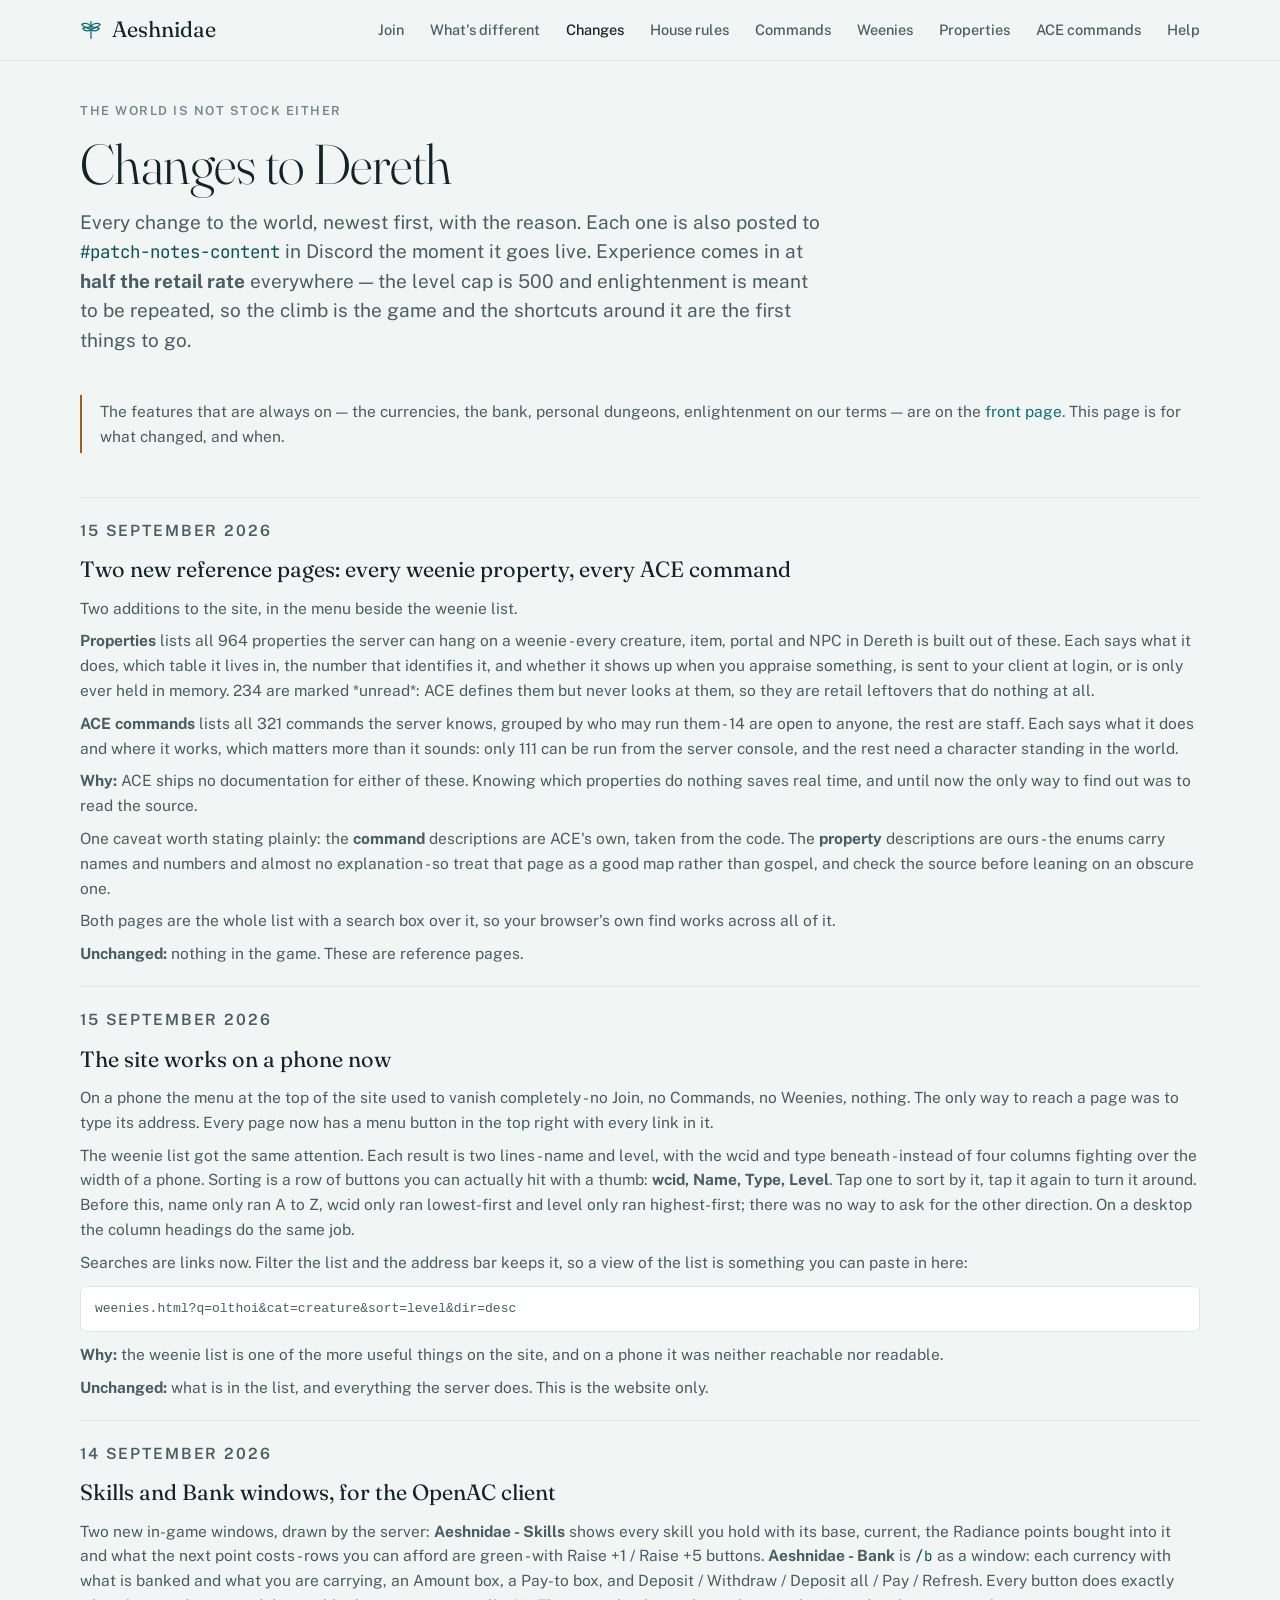
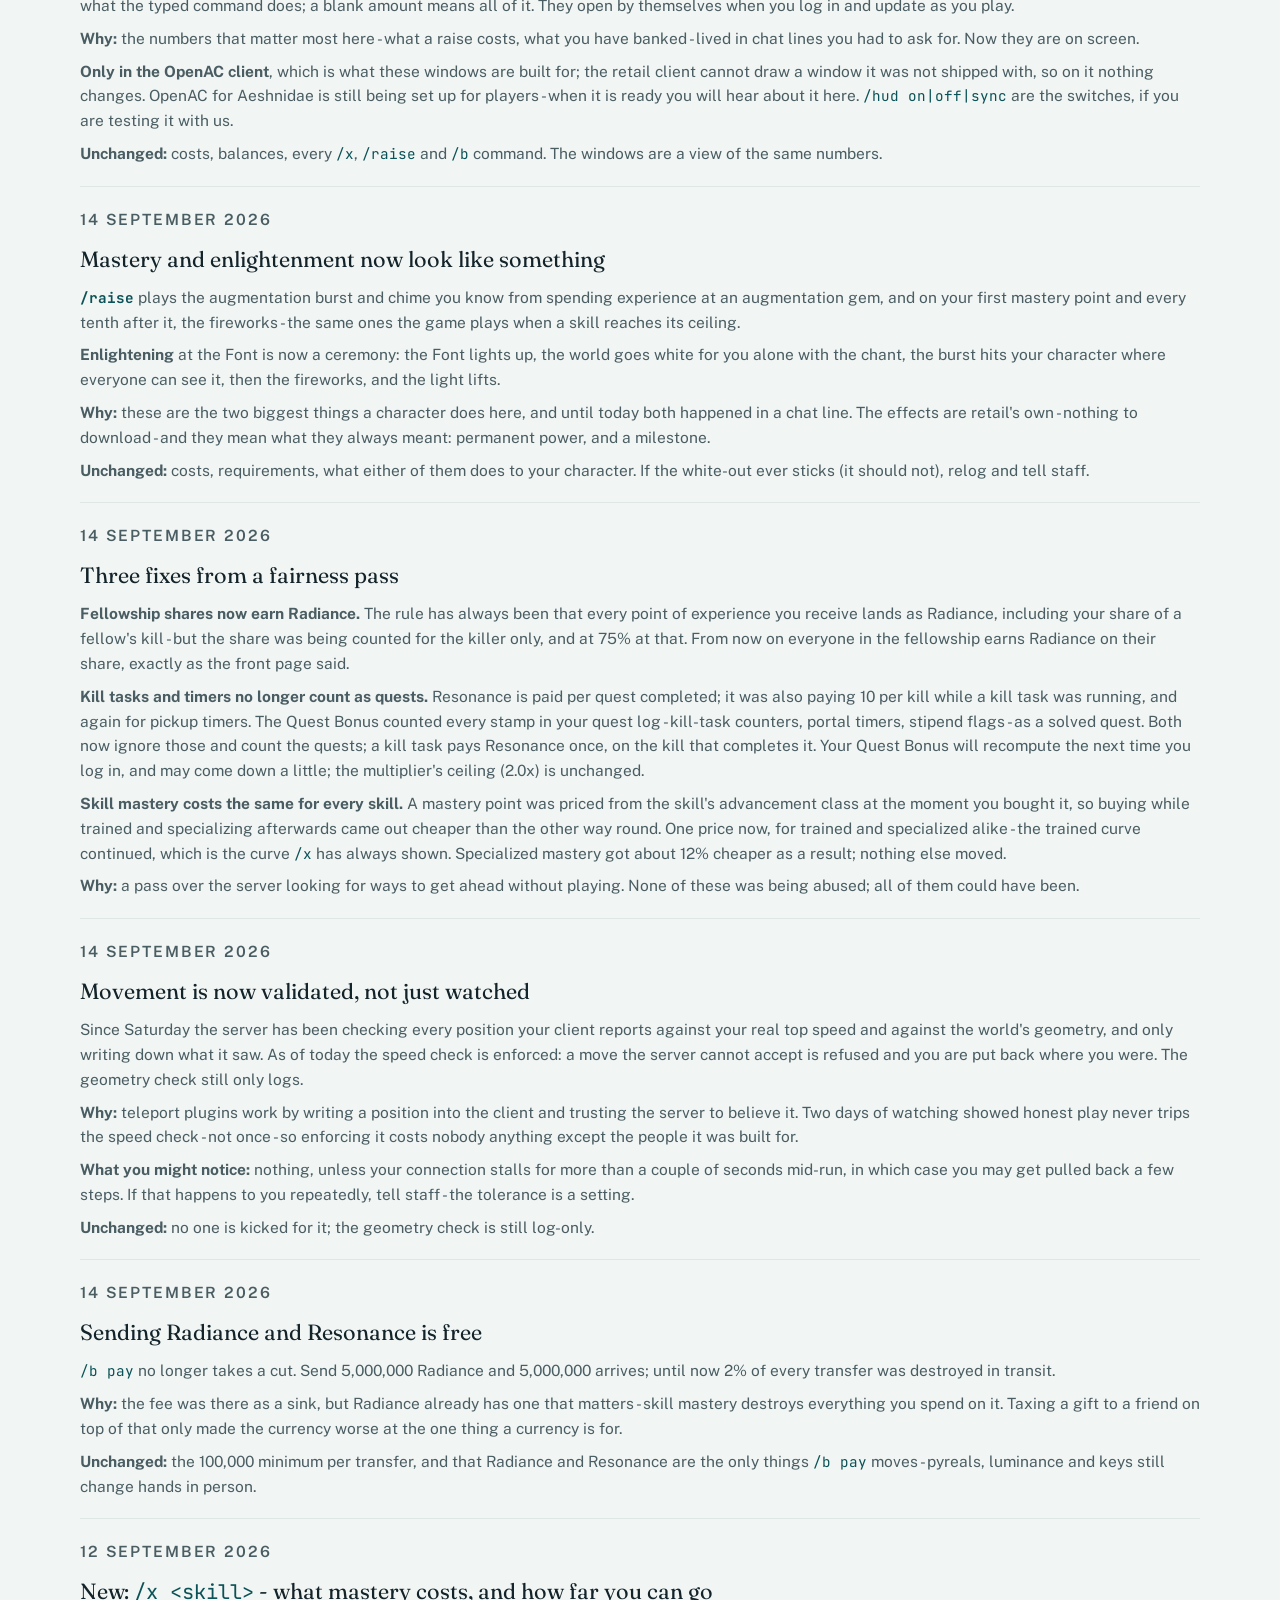
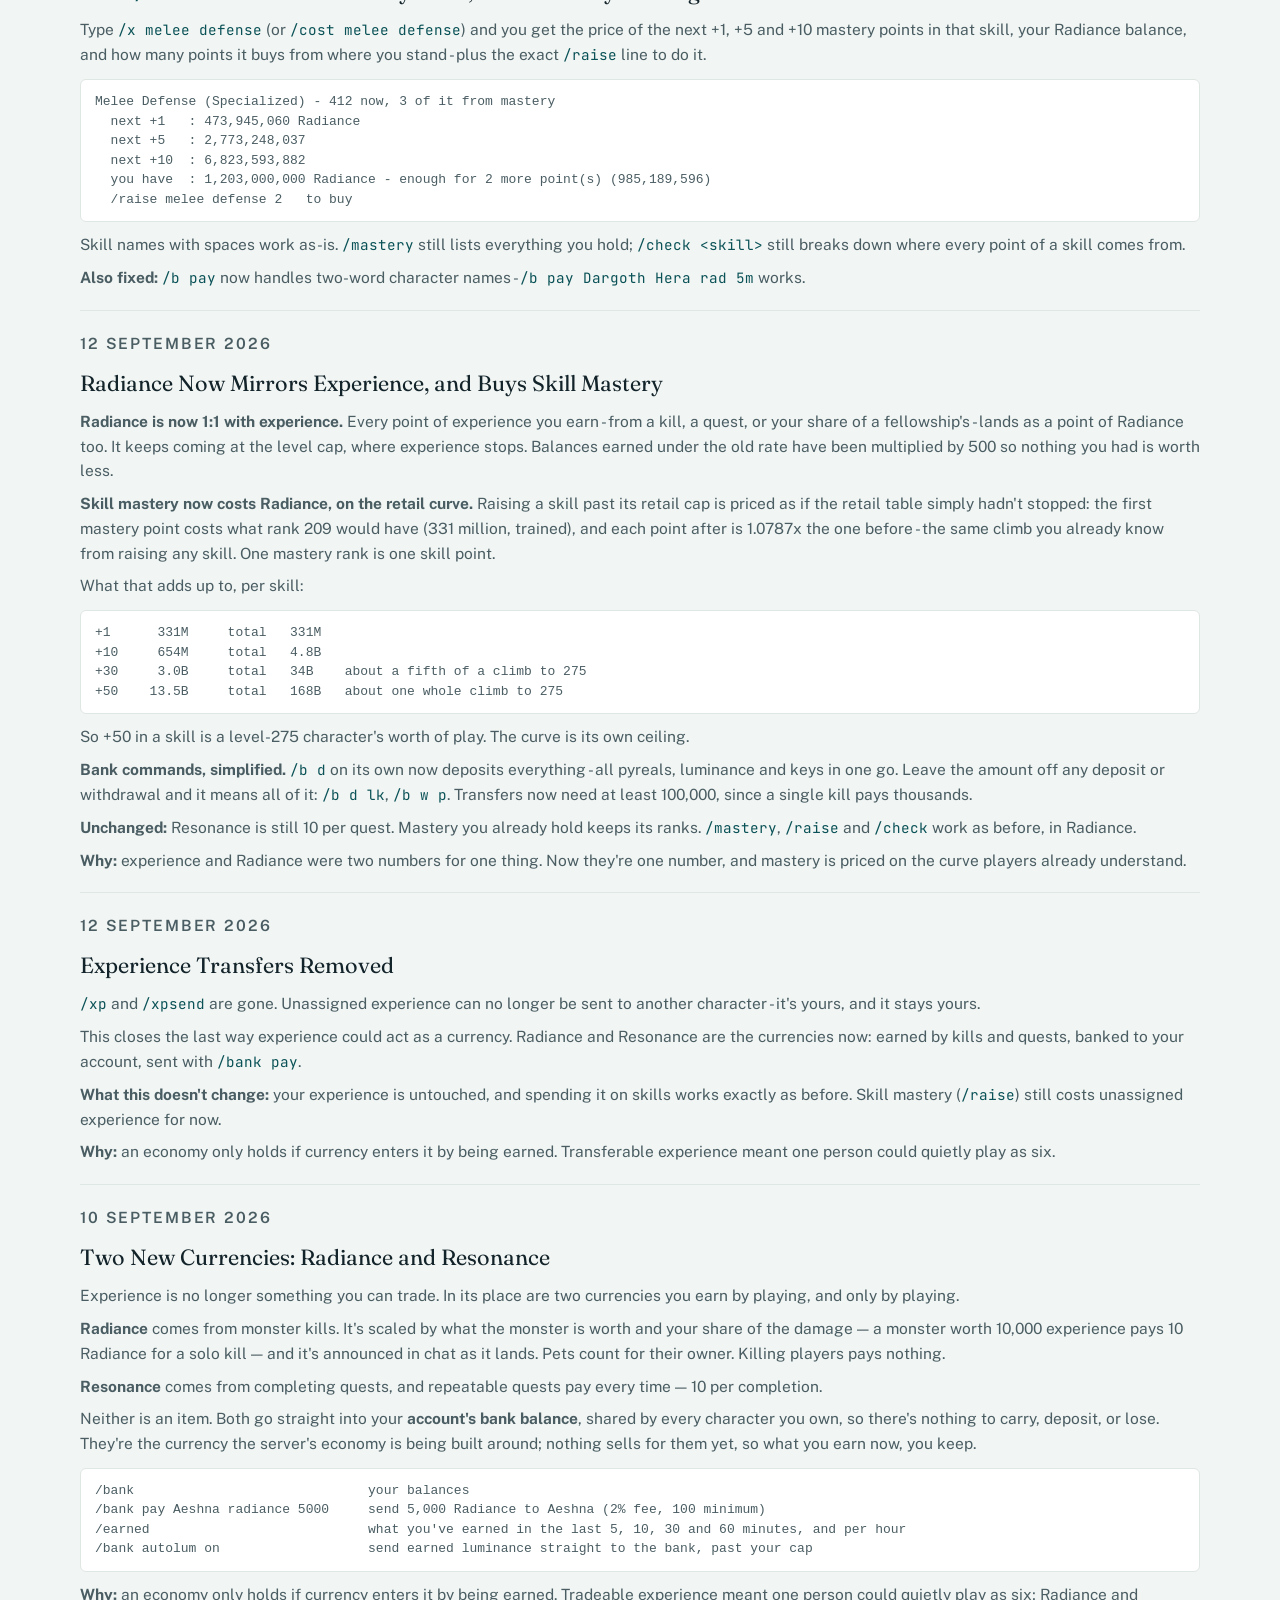
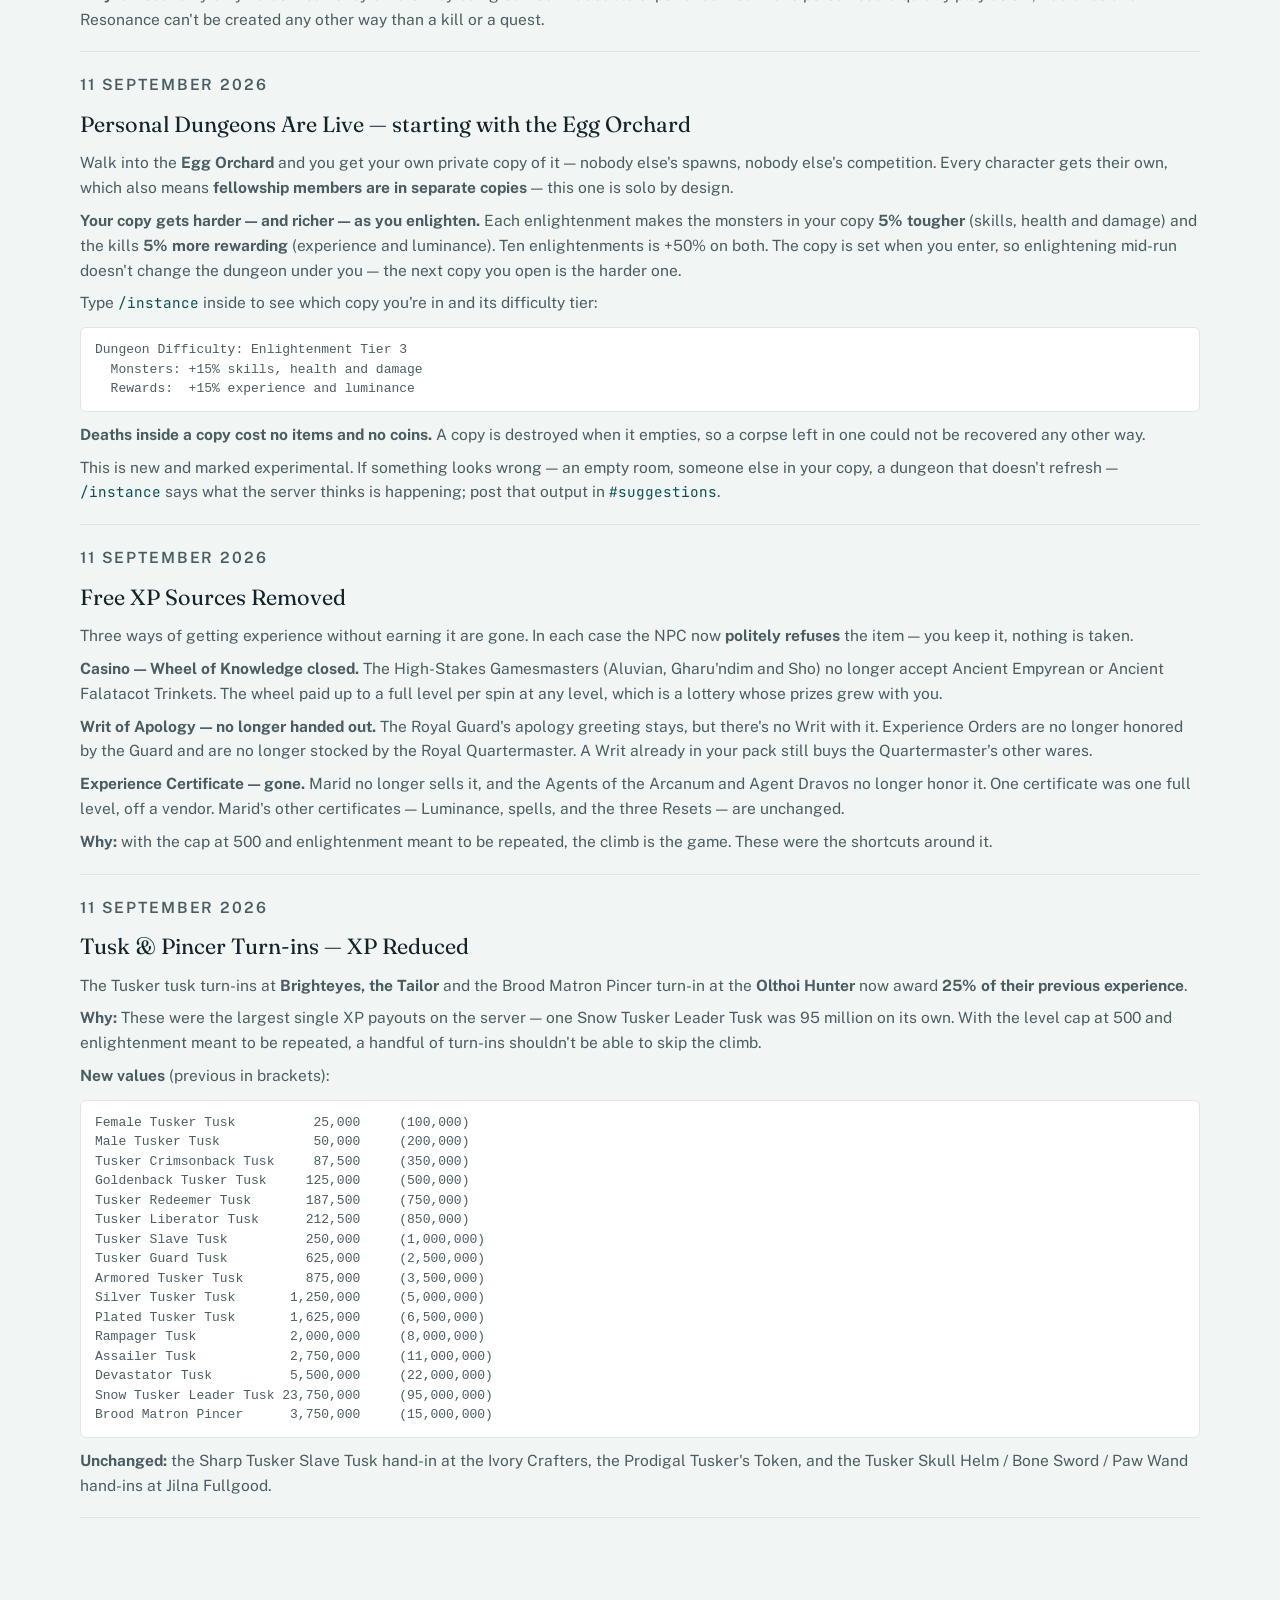
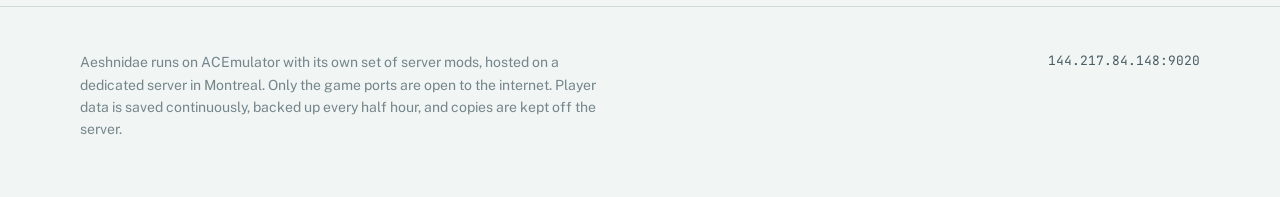
<file: changes.html>
<!DOCTYPE html>
<html lang="en">
<head>
<meta charset="utf-8">
<meta name="viewport" content="width=device-width, initial-scale=1">
<meta name="description" content="Every change Aeshnidae has made to the world of Dereth, dated and explained: experience rates, turn-ins, removed shortcuts, new dungeons.">
<meta property="og:title" content="Changes to Dereth · Aeshnidae">
<meta property="og:description" content="What is different about the world on Aeshnidae, and when it changed.">
<meta property="og:type" content="website">
<meta name="theme-color" content="#0B1416" media="(prefers-color-scheme: dark)">
<meta name="theme-color" content="#F1F5F3" media="(prefers-color-scheme: light)">
<link rel="icon" href="data:image/svg+xml,%3Csvg xmlns='http://www.w3.org/2000/svg' viewBox='0 0 24 24' fill='none' stroke='%235CC9C2' stroke-width='1.6' stroke-linecap='round'%3E%3Cpath d='M12 3v18'/%3E%3Cpath d='M12 8c-3-4-8-4-10-2 2 3 6 4 10 2Zm0 0c3-4 8-4 10-2-2 3-6 4-10 2Z'/%3E%3Cpath d='M12 12c-3-3-7-3-9-1.5 2 2.5 5.5 3 9 1.5Zm0 0c3-3 7-3 9-1.5-2 2.5-5.5 3-9 1.5Z'/%3E%3C/svg%3E">
<title>Changes to Dereth · Aeshnidae</title>
<link rel="preconnect" href="https://fonts.googleapis.com">
<link rel="preconnect" href="https://fonts.gstatic.com" crossorigin>
<link rel="stylesheet" href="https://fonts.googleapis.com/css2?family=Fraunces:ital,opsz,wght@0,9..144,300;0,9..144,400;0,9..144,500;1,9..144,300;1,9..144,400&family=Public+Sans:wght@400;500;600&family=JetBrains+Mono:wght@400;500&display=swap">

<link rel="stylesheet" href="site.css">
<noscript><style>
  @media (max-width: 880px) {
    .nav-toggle { display: none; }
    .nav .wrap { height: auto; flex-wrap: wrap; padding-block: 10px; gap: 8px 24px; }
    .nav-links { display: flex; position: static; flex-direction: row; flex-wrap: wrap;
                 gap: 4px 16px; font-size: 14px; padding: 0; background: none; border: 0; box-shadow: none; }
    .nav-links a { padding: 2px 0; }
  }
</style></noscript>
</head>
<body>

<header class="nav">
  <div class="wrap">
    <a class="wordmark" href="index.html" aria-label="Aeshnidae, home">
      <svg viewBox="0 0 24 24" fill="none" stroke="currentColor" stroke-width="1.4" stroke-linecap="round" aria-hidden="true">
        <path d="M12 3v18"/>
        <path d="M12 8c-3-4-8-4-10-2 2 3 6 4 10 2Zm0 0c3-4 8-4 10-2-2 3-6 4-10 2Z"/>
        <path d="M12 12c-3-3-7-3-9-1.5 2 2.5 5.5 3 9 1.5Zm0 0c3-3 7-3 9-1.5-2 2.5-5.5 3-9 1.5Z"/>
      </svg>
      Aeshnidae
    </a>
    <button class="nav-toggle" type="button" aria-expanded="false" aria-controls="nav-links" aria-label="Menu">
      <svg class="i-open" viewBox="0 0 24 24" fill="none" stroke="currentColor" stroke-width="1.8" stroke-linecap="round" aria-hidden="true"><path d="M4 7h16M4 12h16M4 17h16"/></svg>
      <svg class="i-close" viewBox="0 0 24 24" fill="none" stroke="currentColor" stroke-width="1.8" stroke-linecap="round" aria-hidden="true"><path d="M6 6l12 12M18 6 6 18"/></svg>
    </button>
    <nav class="nav-links" id="nav-links" aria-label="Sections">
      <a href="index.html#join">Join</a>
      <a href="index.html#different">What's different</a>
      <a href="changes.html" aria-current="page">Changes</a>
      <a href="index.html#rules">House rules</a>
      <a href="commands.html">Commands</a>
      <a href="weenies.html">Weenies</a>
      <a href="properties.html">Properties</a>
      <a href="ace-commands.html">ACE commands</a>
      <a href="index.html#help">Help</a>
    </nav>
  </div>
</header>

<main id="top">

<section id="changes" aria-labelledby="changes-title" class="subpage">
  <div class="wrap">
    <div class="section-head">
      <p class="eyebrow">The world is not stock either</p>
      <h1 id="changes-title" class="display">Changes to Dereth</h1>
      <p class="lede prose">Every change to the world, newest first, with the reason. Each one is also posted to <code>#patch-notes-content</code> in Discord the moment it goes live. Experience comes in at <strong>half the retail rate</strong> everywhere — the level cap is 500 and enlightenment is meant to be repeated, so the climb is the game and the shortcuts around it are the first things to go.</p>
      <p class="aside">The features that are always on — the currencies, the bank, personal dungeons, enlightenment on our terms — are on the <a href="index.html#different">front page</a>. This page is for what changed, and when.</p>
    </div>
    <div class="rules changes">
      <div class="rule">
        <p class="eyebrow">15 September 2026</p>
        <h3>Two new reference pages: every weenie property, every ACE command</h3>
        <p>Two additions to the site, in the menu beside the weenie list.</p>
        <p><strong>Properties</strong> lists all 964 properties the server can hang on a weenie - every creature, item, portal and NPC in Dereth is built out of these. Each says what it does, which table it lives in, the number that identifies it, and whether it shows up when you appraise something, is sent to your client at login, or is only ever held in memory. 234 are marked *unread*: ACE defines them but never looks at them, so they are retail leftovers that do nothing at all.</p>
        <p><strong>ACE commands</strong> lists all 321 commands the server knows, grouped by who may run them - 14 are open to anyone, the rest are staff. Each says what it does and where it works, which matters more than it sounds: only 111 can be run from the server console, and the rest need a character standing in the world.</p>
        <p><strong>Why:</strong> ACE ships no documentation for either of these. Knowing which properties do nothing saves real time, and until now the only way to find out was to read the source.</p>
        <p>One caveat worth stating plainly: the <strong>command</strong> descriptions are ACE's own, taken from the code. The <strong>property</strong> descriptions are ours - the enums carry names and numbers and almost no explanation - so treat that page as a good map rather than gospel, and check the source before leaning on an obscure one.</p>
        <p>Both pages are the whole list with a search box over it, so your browser's own find works across all of it.</p>
        <p><strong>Unchanged:</strong> nothing in the game. These are reference pages.</p>
      </div>
      <div class="rule">
        <p class="eyebrow">15 September 2026</p>
        <h3>The site works on a phone now</h3>
        <p>On a phone the menu at the top of the site used to vanish completely - no Join, no Commands, no Weenies, nothing. The only way to reach a page was to type its address. Every page now has a menu button in the top right with every link in it.</p>
        <p>The weenie list got the same attention. Each result is two lines - name and level, with the wcid and type beneath - instead of four columns fighting over the width of a phone. Sorting is a row of buttons you can actually hit with a thumb: <strong>wcid, Name, Type, Level</strong>. Tap one to sort by it, tap it again to turn it around. Before this, name only ran A to Z, wcid only ran lowest-first and level only ran highest-first; there was no way to ask for the other direction. On a desktop the column headings do the same job.</p>
        <p>Searches are links now. Filter the list and the address bar keeps it, so a view of the list is something you can paste in here:</p>
        <pre class="values">weenies.html?q=olthoi&amp;cat=creature&amp;sort=level&amp;dir=desc</pre>
        <p><strong>Why:</strong> the weenie list is one of the more useful things on the site, and on a phone it was neither reachable nor readable.</p>
        <p><strong>Unchanged:</strong> what is in the list, and everything the server does. This is the website only.</p>
      </div>
      <div class="rule">
        <p class="eyebrow">14 September 2026</p>
        <h3>Skills and Bank windows, for the OpenAC client</h3>
        <p>Two new in-game windows, drawn by the server: <strong>Aeshnidae - Skills</strong> shows every skill you hold with its base, current, the Radiance points bought into it and what the next point costs - rows you can afford are green - with Raise +1 / Raise +5 buttons. <strong>Aeshnidae - Bank</strong> is <code>/b</code> as a window: each currency with what is banked and what you are carrying, an Amount box, a Pay-to box, and Deposit / Withdraw / Deposit all / Pay / Refresh. Every button does exactly what the typed command does; a blank amount means all of it. They open by themselves when you log in and update as you play.</p>
        <p><strong>Why:</strong> the numbers that matter most here - what a raise costs, what you have banked - lived in chat lines you had to ask for. Now they are on screen.</p>
        <p><strong>Only in the OpenAC client</strong>, which is what these windows are built for; the retail client cannot draw a window it was not shipped with, so on it nothing changes. OpenAC for Aeshnidae is still being set up for players - when it is ready you will hear about it here. <code>/hud on|off|sync</code> are the switches, if you are testing it with us.</p>
        <p><strong>Unchanged:</strong> costs, balances, every <code>/x</code>, <code>/raise</code> and <code>/b</code> command. The windows are a view of the same numbers.</p>
      </div>
      <div class="rule">
        <p class="eyebrow">14 September 2026</p>
        <h3>Mastery and enlightenment now look like something</h3>
        <p><strong><code>/raise</code></strong> plays the augmentation burst and chime you know from spending experience at an augmentation gem, and on your first mastery point and every tenth after it, the fireworks - the same ones the game plays when a skill reaches its ceiling.</p>
        <p><strong>Enlightening</strong> at the Font is now a ceremony: the Font lights up, the world goes white for you alone with the chant, the burst hits your character where everyone can see it, then the fireworks, and the light lifts.</p>
        <p><strong>Why:</strong> these are the two biggest things a character does here, and until today both happened in a chat line. The effects are retail's own - nothing to download - and they mean what they always meant: permanent power, and a milestone.</p>
        <p><strong>Unchanged:</strong> costs, requirements, what either of them does to your character. If the white-out ever sticks (it should not), relog and tell staff.</p>
      </div>
      <div class="rule">
        <p class="eyebrow">14 September 2026</p>
        <h3>Three fixes from a fairness pass</h3>
        <p><strong>Fellowship shares now earn Radiance.</strong> The rule has always been that every point of experience you receive lands as Radiance, including your share of a fellow's kill - but the share was being counted for the killer only, and at 75% at that. From now on everyone in the fellowship earns Radiance on their share, exactly as the front page said.</p>
        <p><strong>Kill tasks and timers no longer count as quests.</strong> Resonance is paid per quest completed; it was also paying 10 per kill while a kill task was running, and again for pickup timers. The Quest Bonus counted every stamp in your quest log - kill-task counters, portal timers, stipend flags - as a solved quest. Both now ignore those and count the quests; a kill task pays Resonance once, on the kill that completes it. Your Quest Bonus will recompute the next time you log in, and may come down a little; the multiplier's ceiling (2.0x) is unchanged.</p>
        <p><strong>Skill mastery costs the same for every skill.</strong> A mastery point was priced from the skill's advancement class at the moment you bought it, so buying while trained and specializing afterwards came out cheaper than the other way round. One price now, for trained and specialized alike - the trained curve continued, which is the curve <code>/x</code> has always shown. Specialized mastery got about 12% cheaper as a result; nothing else moved.</p>
        <p><strong>Why:</strong> a pass over the server looking for ways to get ahead without playing. None of these was being abused; all of them could have been.</p>
      </div>
      <div class="rule">
        <p class="eyebrow">14 September 2026</p>
        <h3>Movement is now validated, not just watched</h3>
        <p>Since Saturday the server has been checking every position your client reports against your real top speed and against the world's geometry, and only writing down what it saw. As of today the speed check is enforced: a move the server cannot accept is refused and you are put back where you were. The geometry check still only logs.</p>
        <p><strong>Why:</strong> teleport plugins work by writing a position into the client and trusting the server to believe it. Two days of watching showed honest play never trips the speed check - not once - so enforcing it costs nobody anything except the people it was built for.</p>
        <p><strong>What you might notice:</strong> nothing, unless your connection stalls for more than a couple of seconds mid-run, in which case you may get pulled back a few steps. If that happens to you repeatedly, tell staff - the tolerance is a setting.</p>
        <p><strong>Unchanged:</strong> no one is kicked for it; the geometry check is still log-only.</p>
      </div>
      <div class="rule">
        <p class="eyebrow">14 September 2026</p>
        <h3>Sending Radiance and Resonance is free</h3>
        <p><code>/b pay</code> no longer takes a cut. Send 5,000,000 Radiance and 5,000,000 arrives; until now 2% of every transfer was destroyed in transit.</p>
        <p><strong>Why:</strong> the fee was there as a sink, but Radiance already has one that matters - skill mastery destroys everything you spend on it. Taxing a gift to a friend on top of that only made the currency worse at the one thing a currency is for.</p>
        <p><strong>Unchanged:</strong> the 100,000 minimum per transfer, and that Radiance and Resonance are the only things <code>/b pay</code> moves - pyreals, luminance and keys still change hands in person.</p>
      </div>
      <div class="rule">
        <p class="eyebrow">12 September 2026</p>
        <h3>New: <code>/x &lt;skill&gt;</code> - what mastery costs, and how far you can go</h3>
        <p>Type <code>/x melee defense</code> (or <code>/cost melee defense</code>) and you get the price of the next +1, +5 and +10 mastery points in that skill, your Radiance balance, and how many points it buys from where you stand - plus the exact <code>/raise</code> line to do it.</p>
        <pre class="values">Melee Defense (Specialized) - 412 now, 3 of it from mastery
  next +1   : 473,945,060 Radiance
  next +5   : 2,773,248,037
  next +10  : 6,823,593,882
  you have  : 1,203,000,000 Radiance - enough for 2 more point(s) (985,189,596)
  /raise melee defense 2   to buy</pre>
        <p>Skill names with spaces work as-is. <code>/mastery</code> still lists everything you hold; <code>/check &lt;skill&gt;</code> still breaks down where every point of a skill comes from.</p>
        <p><strong>Also fixed:</strong> <code>/b pay</code> now handles two-word character names - <code>/b pay Dargoth Hera rad 5m</code> works.</p>
      </div>
      <div class="rule">
        <p class="eyebrow">12 September 2026</p>
        <h3>Radiance Now Mirrors Experience, and Buys Skill Mastery</h3>
        <p><strong>Radiance is now 1:1 with experience.</strong> Every point of experience you earn - from a kill, a quest, or your share of a fellowship's - lands as a point of Radiance too. It keeps coming at the level cap, where experience stops. Balances earned under the old rate have been multiplied by 500 so nothing you had is worth less.</p>
        <p><strong>Skill mastery now costs Radiance, on the retail curve.</strong> Raising a skill past its retail cap is priced as if the retail table simply hadn't stopped: the first mastery point costs what rank 209 would have (331 million, trained), and each point after is 1.0787x the one before - the same climb you already know from raising any skill. One mastery rank is one skill point.</p>
        <p>What that adds up to, per skill:</p>
        <pre class="values">+1      331M     total   331M
+10     654M     total   4.8B
+30     3.0B     total   34B    about a fifth of a climb to 275
+50    13.5B     total   168B   about one whole climb to 275</pre>
        <p>So +50 in a skill is a level-275 character's worth of play. The curve is its own ceiling.</p>
        <p><strong>Bank commands, simplified.</strong> <code>/b d</code> on its own now deposits everything - all pyreals, luminance and keys in one go. Leave the amount off any deposit or withdrawal and it means all of it: <code>/b d lk</code>, <code>/b w p</code>. Transfers now need at least 100,000, since a single kill pays thousands.</p>
        <p><strong>Unchanged:</strong> Resonance is still 10 per quest. Mastery you already hold keeps its ranks. <code>/mastery</code>, <code>/raise</code> and <code>/check</code> work as before, in Radiance.</p>
        <p><strong>Why:</strong> experience and Radiance were two numbers for one thing. Now they're one number, and mastery is priced on the curve players already understand.</p>
      </div>
      <div class="rule">
        <p class="eyebrow">12 September 2026</p>
        <h3>Experience Transfers Removed</h3>
        <p><code>/xp</code> and <code>/xpsend</code> are gone. Unassigned experience can no longer be sent to another character - it's yours, and it stays yours.</p>
        <p>This closes the last way experience could act as a currency. Radiance and Resonance are the currencies now: earned by kills and quests, banked to your account, sent with <code>/bank pay</code>.</p>
        <p><strong>What this doesn't change:</strong> your experience is untouched, and spending it on skills works exactly as before. Skill mastery (<code>/raise</code>) still costs unassigned experience for now.</p>
        <p><strong>Why:</strong> an economy only holds if currency enters it by being earned. Transferable experience meant one person could quietly play as six.</p>
      </div>
      <div class="rule">
        <p class="eyebrow">10 September 2026</p>
        <h3>Two New Currencies: Radiance and Resonance</h3>
        <p>Experience is no longer something you can trade. In its place are two currencies you earn by playing, and only by playing.</p>
        <p><strong>Radiance</strong> comes from monster kills. It's scaled by what the monster is worth and your share of the damage — a monster worth 10,000 experience pays 10 Radiance for a solo kill — and it's announced in chat as it lands. Pets count for their owner. Killing players pays nothing.</p>
        <p><strong>Resonance</strong> comes from completing quests, and repeatable quests pay every time — 10 per completion.</p>
        <p>Neither is an item. Both go straight into your <strong>account's bank balance</strong>, shared by every character you own, so there's nothing to carry, deposit, or lose. They're the currency the server's economy is being built around; nothing sells for them yet, so what you earn now, you keep.</p>
        <pre class="values">/bank                              your balances
/bank pay Aeshna radiance 5000     send 5,000 Radiance to Aeshna (2% fee, 100 minimum)
/earned                            what you've earned in the last 5, 10, 30 and 60 minutes, and per hour
/bank autolum on                   send earned luminance straight to the bank, past your cap</pre>
        <p><strong>Why:</strong> an economy only holds if currency enters it by being earned. Tradeable experience meant one person could quietly play as six; Radiance and Resonance can't be created any other way than a kill or a quest.</p>
      </div>
      <div class="rule">
        <p class="eyebrow">11 September 2026</p>
        <h3>Personal Dungeons Are Live — starting with the Egg Orchard</h3>
        <p>Walk into the <strong>Egg Orchard</strong> and you get your own private copy of it — nobody else's spawns, nobody else's competition. Every character gets their own, which also means <strong>fellowship members are in separate copies</strong> — this one is solo by design.</p>
        <p><strong>Your copy gets harder — and richer — as you enlighten.</strong> Each enlightenment makes the monsters in your copy <strong>5% tougher</strong> (skills, health and damage) and the kills <strong>5% more rewarding</strong> (experience and luminance). Ten enlightenments is +50% on both. The copy is set when you enter, so enlightening mid-run doesn't change the dungeon under you — the next copy you open is the harder one.</p>
        <p>Type <code>/instance</code> inside to see which copy you're in and its difficulty tier:</p>
        <pre class="values">Dungeon Difficulty: Enlightenment Tier 3
  Monsters: +15% skills, health and damage
  Rewards:  +15% experience and luminance</pre>
        <p><strong>Deaths inside a copy cost no items and no coins.</strong> A copy is destroyed when it empties, so a corpse left in one could not be recovered any other way.</p>
        <p>This is new and marked experimental. If something looks wrong — an empty room, someone else in your copy, a dungeon that doesn't refresh — <code>/instance</code> says what the server thinks is happening; post that output in <code>#suggestions</code>.</p>
      </div>
      <div class="rule">
        <p class="eyebrow">11 September 2026</p>
        <h3>Free XP Sources Removed</h3>
        <p>Three ways of getting experience without earning it are gone. In each case the NPC now <strong>politely refuses</strong> the item — you keep it, nothing is taken.</p>
        <p><strong>Casino — Wheel of Knowledge closed.</strong> The High-Stakes Gamesmasters (Aluvian, Gharu'ndim and Sho) no longer accept Ancient Empyrean or Ancient Falatacot Trinkets. The wheel paid up to a full level per spin at any level, which is a lottery whose prizes grew with you.</p>
        <p><strong>Writ of Apology — no longer handed out.</strong> The Royal Guard's apology greeting stays, but there's no Writ with it. Experience Orders are no longer honored by the Guard and are no longer stocked by the Royal Quartermaster. A Writ already in your pack still buys the Quartermaster's other wares.</p>
        <p><strong>Experience Certificate — gone.</strong> Marid no longer sells it, and the Agents of the Arcanum and Agent Dravos no longer honor it. One certificate was one full level, off a vendor. Marid's other certificates — Luminance, spells, and the three Resets — are unchanged.</p>
        <p><strong>Why:</strong> with the cap at 500 and enlightenment meant to be repeated, the climb is the game. These were the shortcuts around it.</p>
      </div>
      <div class="rule">
        <p class="eyebrow">11 September 2026</p>
        <h3>Tusk &amp; Pincer Turn-ins — XP Reduced</h3>
        <p>The Tusker tusk turn-ins at <strong>Brighteyes, the Tailor</strong> and the Brood Matron Pincer turn-in at the <strong>Olthoi Hunter</strong> now award <strong>25% of their previous experience</strong>.</p>
        <p><strong>Why:</strong> These were the largest single XP payouts on the server — one Snow Tusker Leader Tusk was 95 million on its own. With the level cap at 500 and enlightenment meant to be repeated, a handful of turn-ins shouldn't be able to skip the climb.</p>
        <p><strong>New values</strong> (previous in brackets):</p>
        <pre class="values">Female Tusker Tusk          25,000     (100,000)
Male Tusker Tusk            50,000     (200,000)
Tusker Crimsonback Tusk     87,500     (350,000)
Goldenback Tusker Tusk     125,000     (500,000)
Tusker Redeemer Tusk       187,500     (750,000)
Tusker Liberator Tusk      212,500     (850,000)
Tusker Slave Tusk          250,000     (1,000,000)
Tusker Guard Tusk          625,000     (2,500,000)
Armored Tusker Tusk        875,000     (3,500,000)
Silver Tusker Tusk       1,250,000     (5,000,000)
Plated Tusker Tusk       1,625,000     (6,500,000)
Rampager Tusk            2,000,000     (8,000,000)
Assailer Tusk            2,750,000     (11,000,000)
Devastator Tusk          5,500,000     (22,000,000)
Snow Tusker Leader Tusk 23,750,000     (95,000,000)
Brood Matron Pincer      3,750,000     (15,000,000)</pre>
        <p><strong>Unchanged:</strong> the Sharp Tusker Slave Tusk hand-in at the Ivory Crafters, the Prodigal Tusker's Token, and the Tusker Skull Helm / Bone Sword / Paw Wand hand-ins at Jilna Fullgood.</p>
      </div>
    </div>
  </div>
</section>

</main>

<footer>
  <div class="wrap">
    <p>Aeshnidae runs on ACEmulator with its own set of server mods, hosted on a dedicated server in Montreal. Only the game ports are open to the internet. Player data is saved continuously, backed up every half hour, and copies are kept off the server.</p>
    <p class="mono">144.217.84.148:9020</p>
  </div>
</footer>
<script>
// The menu button only exists under 760px; above it the CSS shows the links
// whatever the data-open state is, so nothing here has to run on resize.
(function () {
  var t = document.querySelector(".nav-toggle"), n = document.getElementById("nav-links");
  if (!t || !n) return;
  function set(open) {
    t.setAttribute("aria-expanded", open ? "true" : "false");
    if (open) n.setAttribute("data-open", ""); else n.removeAttribute("data-open");
  }
  t.addEventListener("click", function () { set(t.getAttribute("aria-expanded") !== "true"); });
  n.addEventListener("click", function (e) { if (e.target.closest("a")) set(false); });
  document.addEventListener("click", function (e) { if (!e.target.closest(".nav")) set(false); });
  document.addEventListener("keydown", function (e) {
    if (e.key === "Escape" && t.getAttribute("aria-expanded") === "true") { set(false); t.focus(); }
  });
})();
</script>
</body>
</html>
</file>
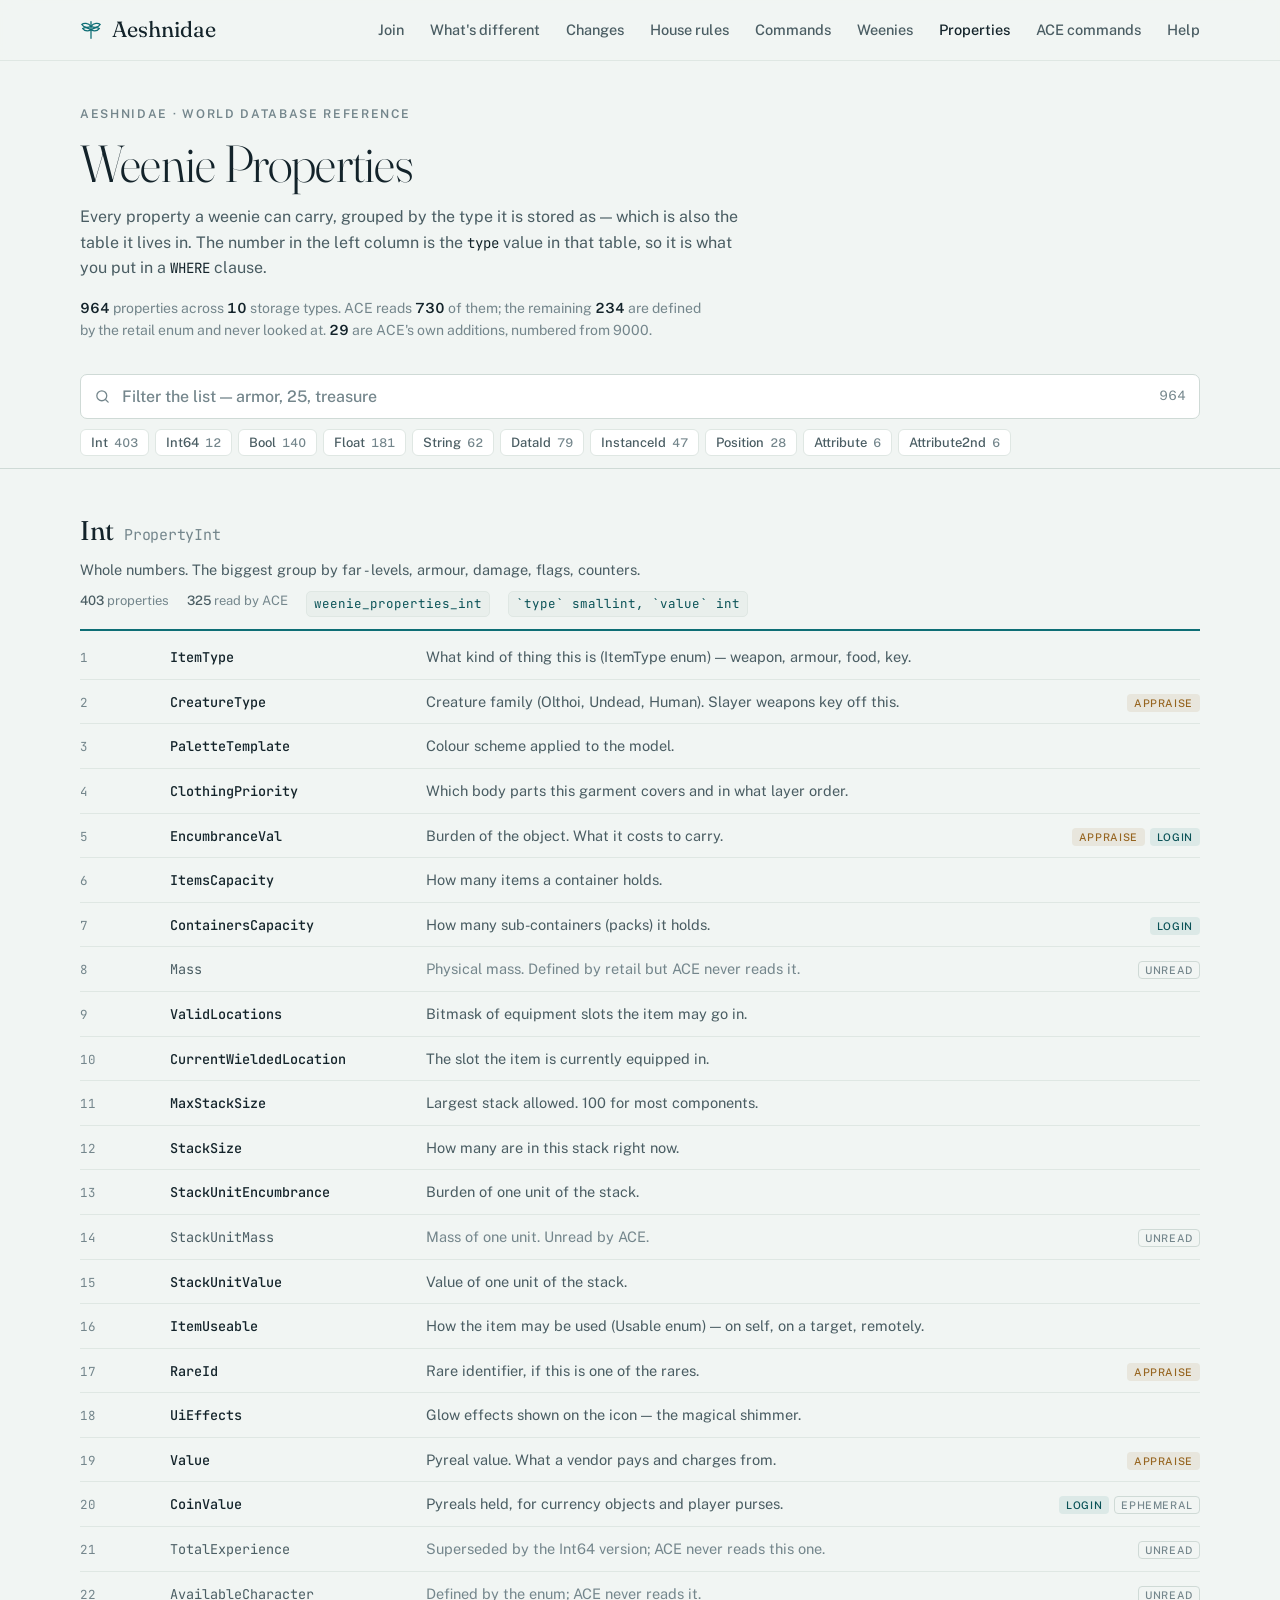
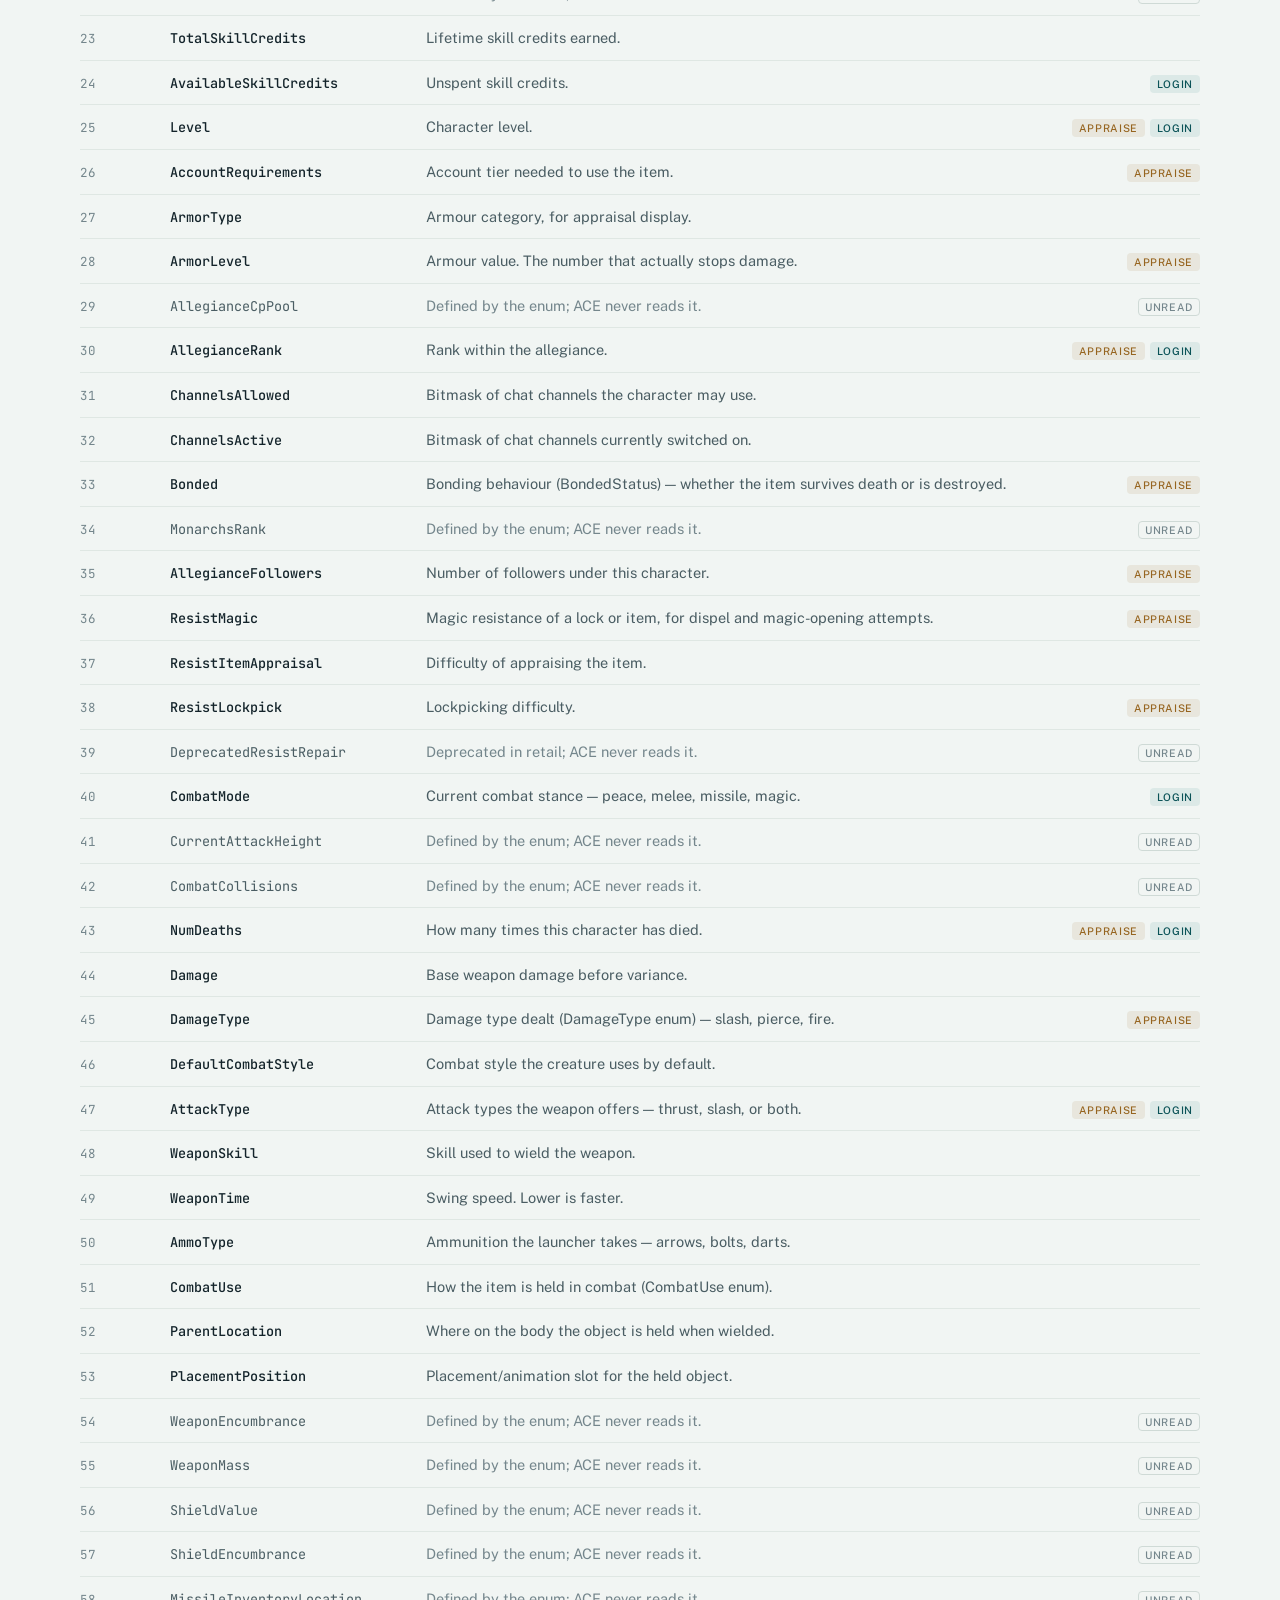
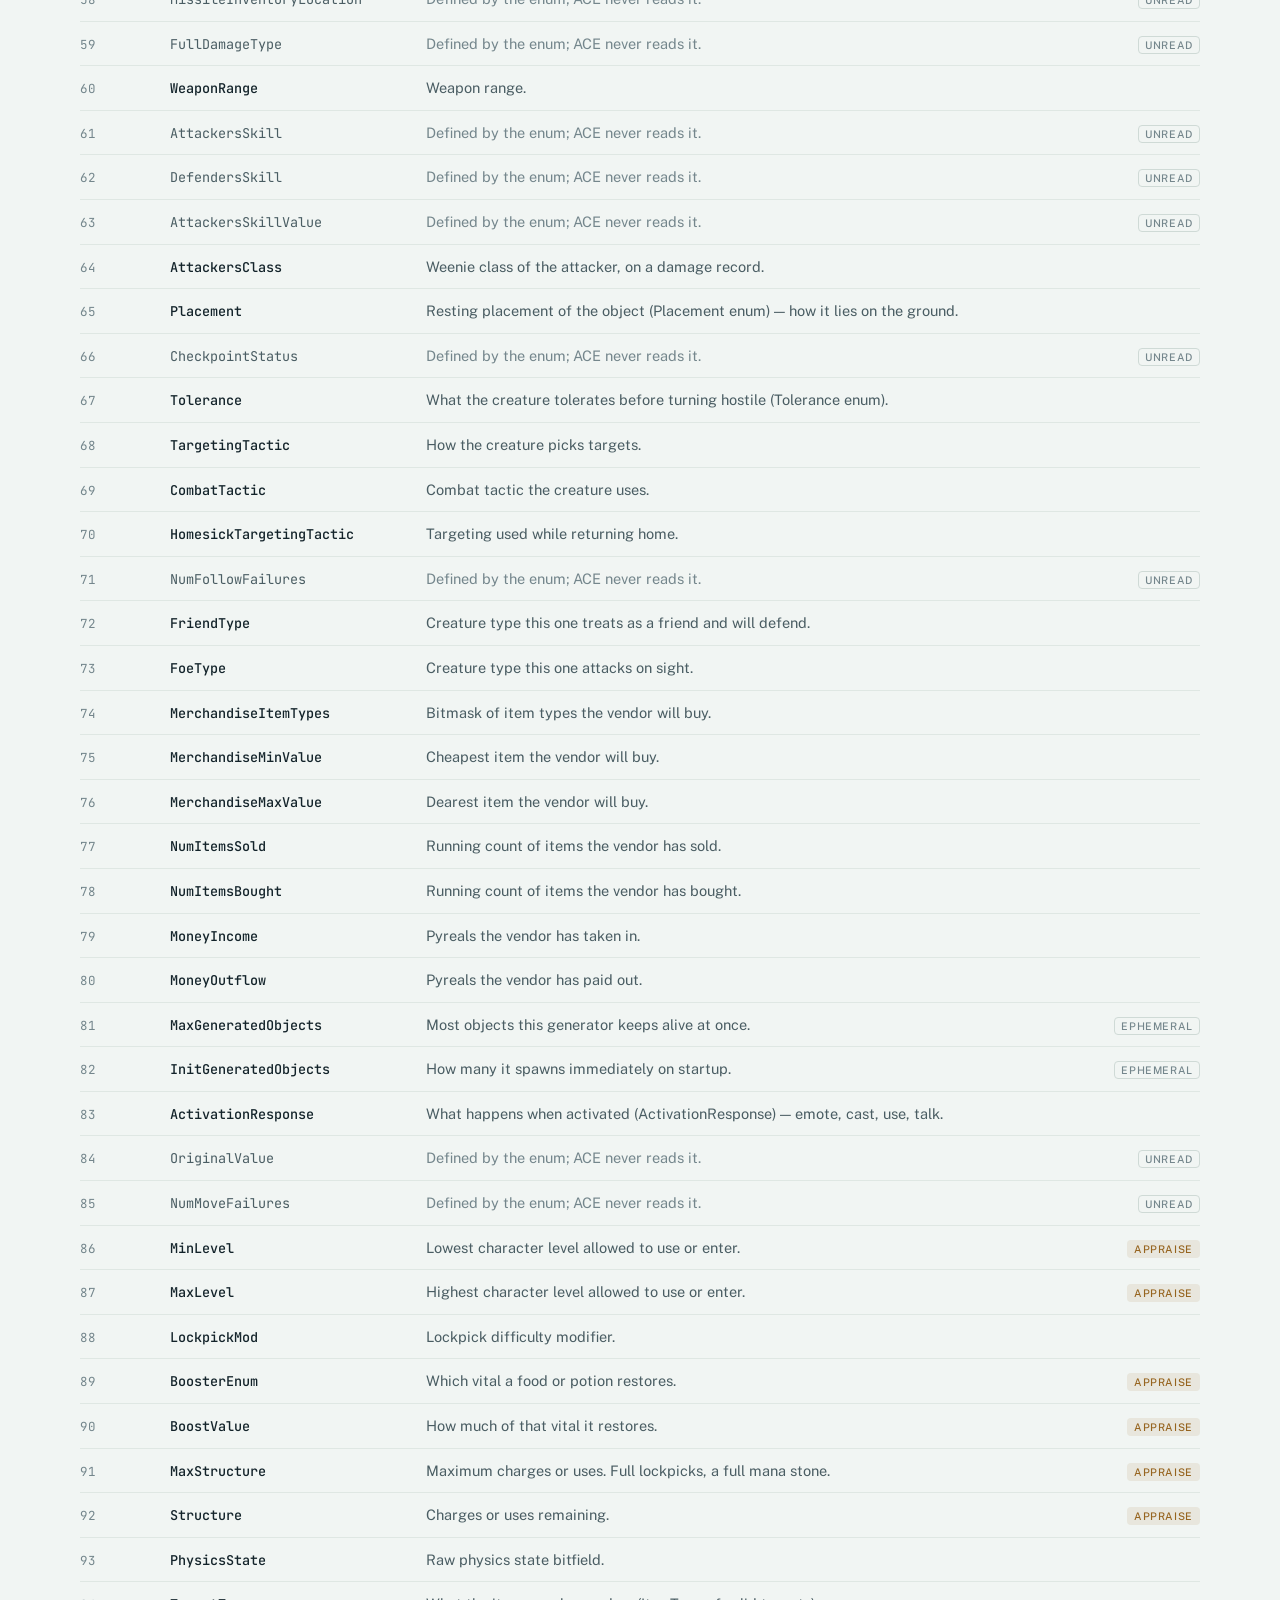
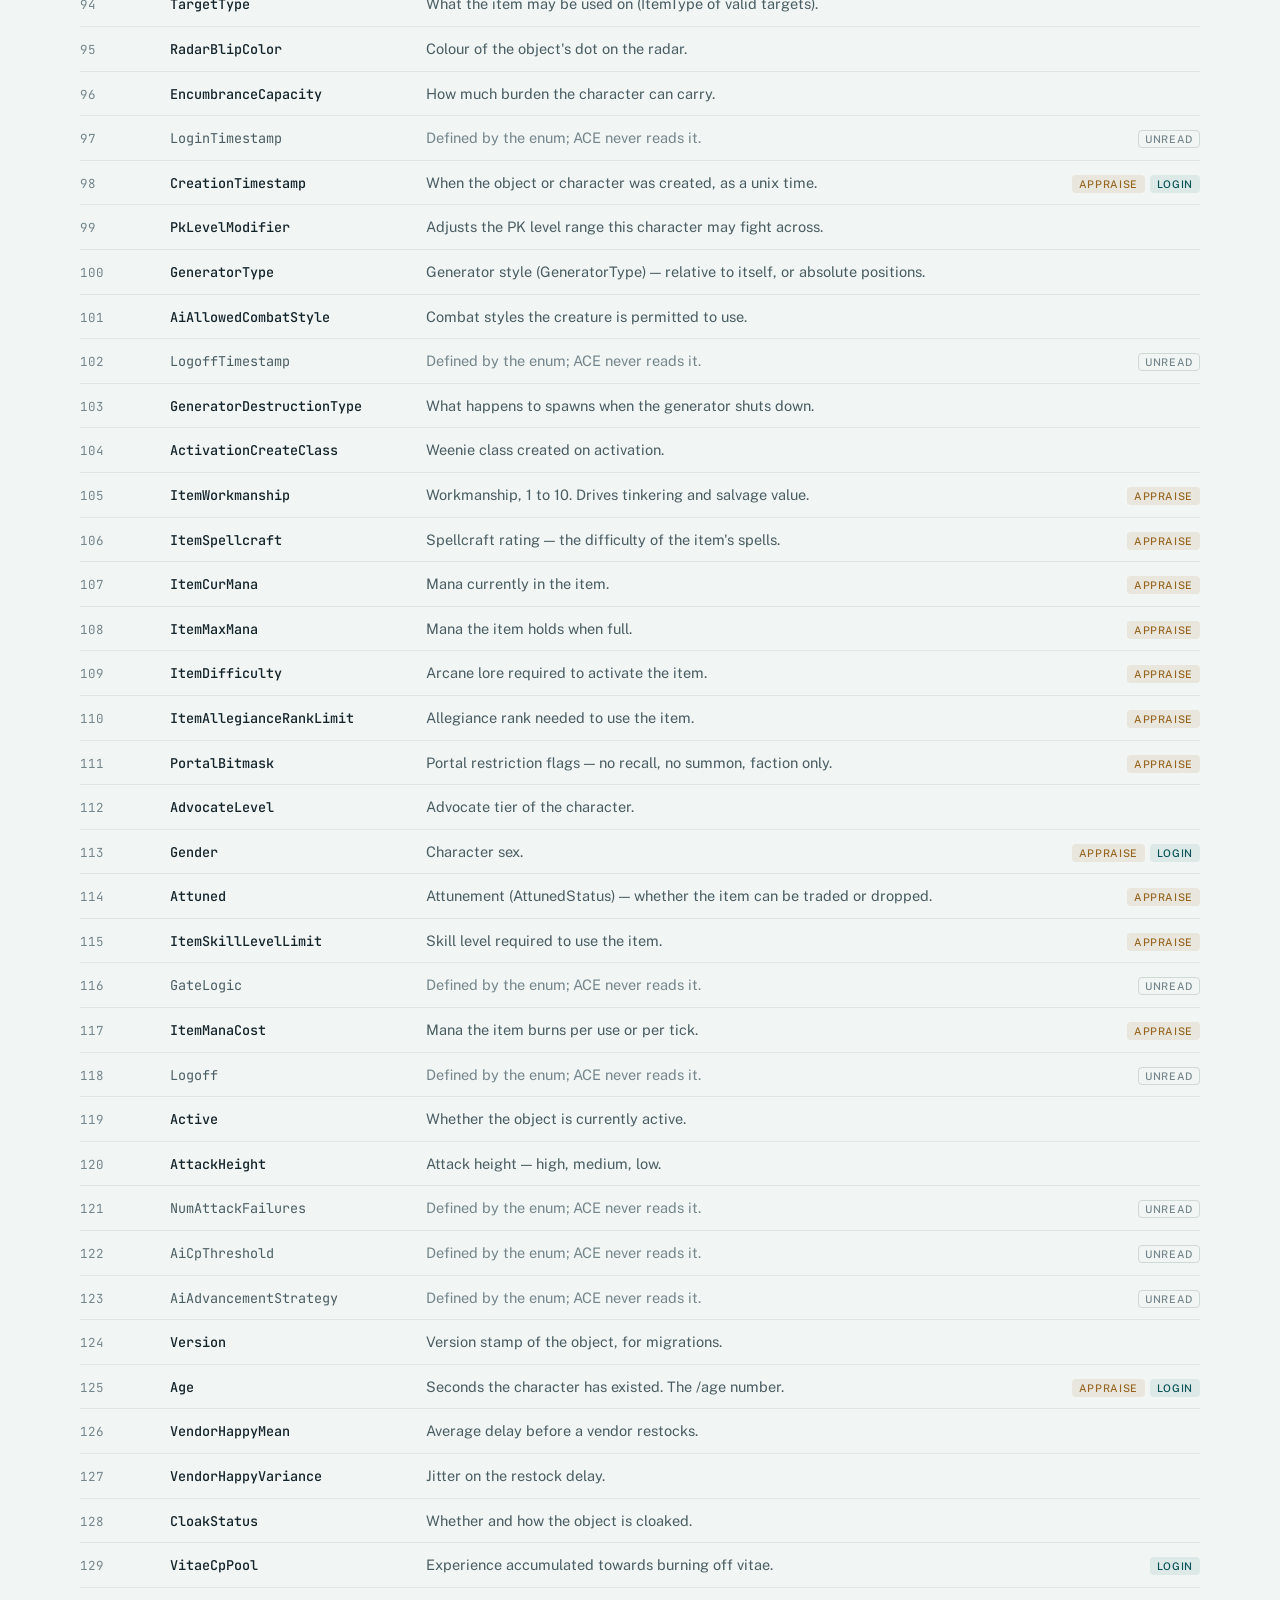
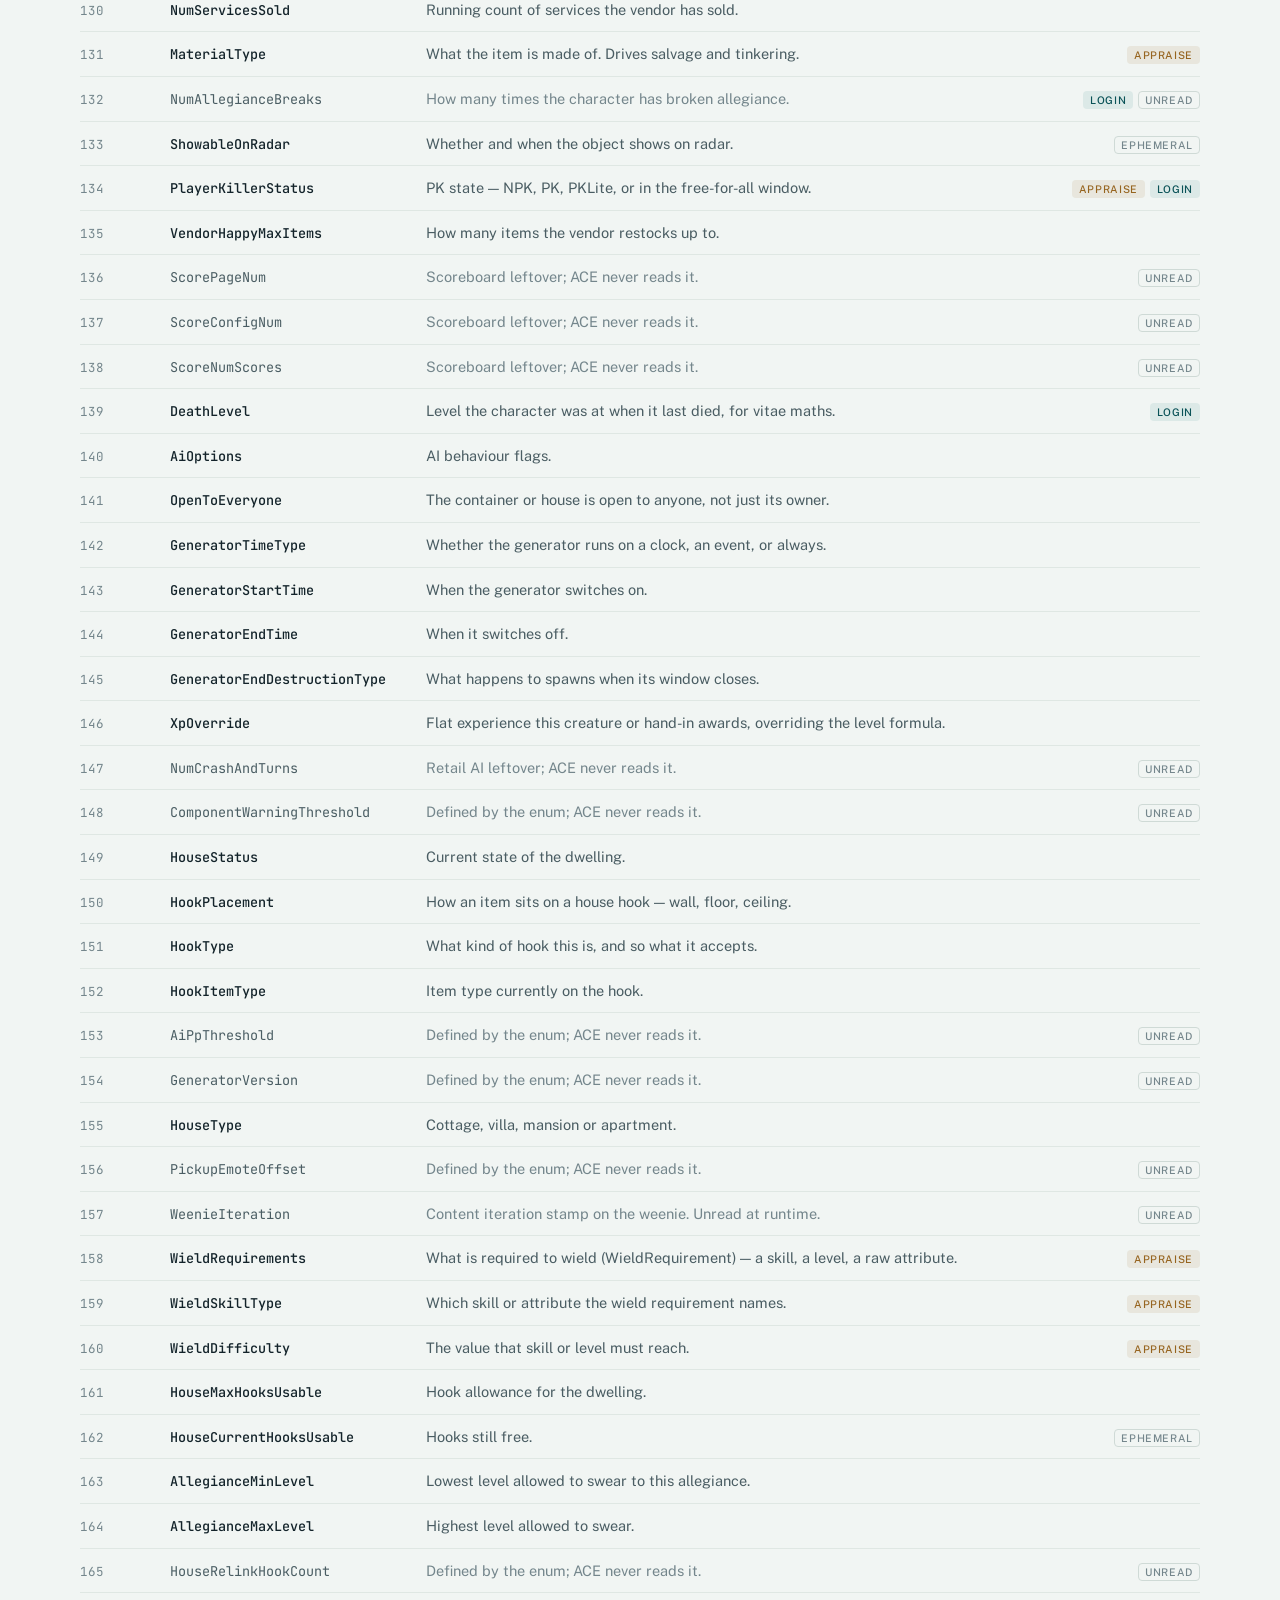
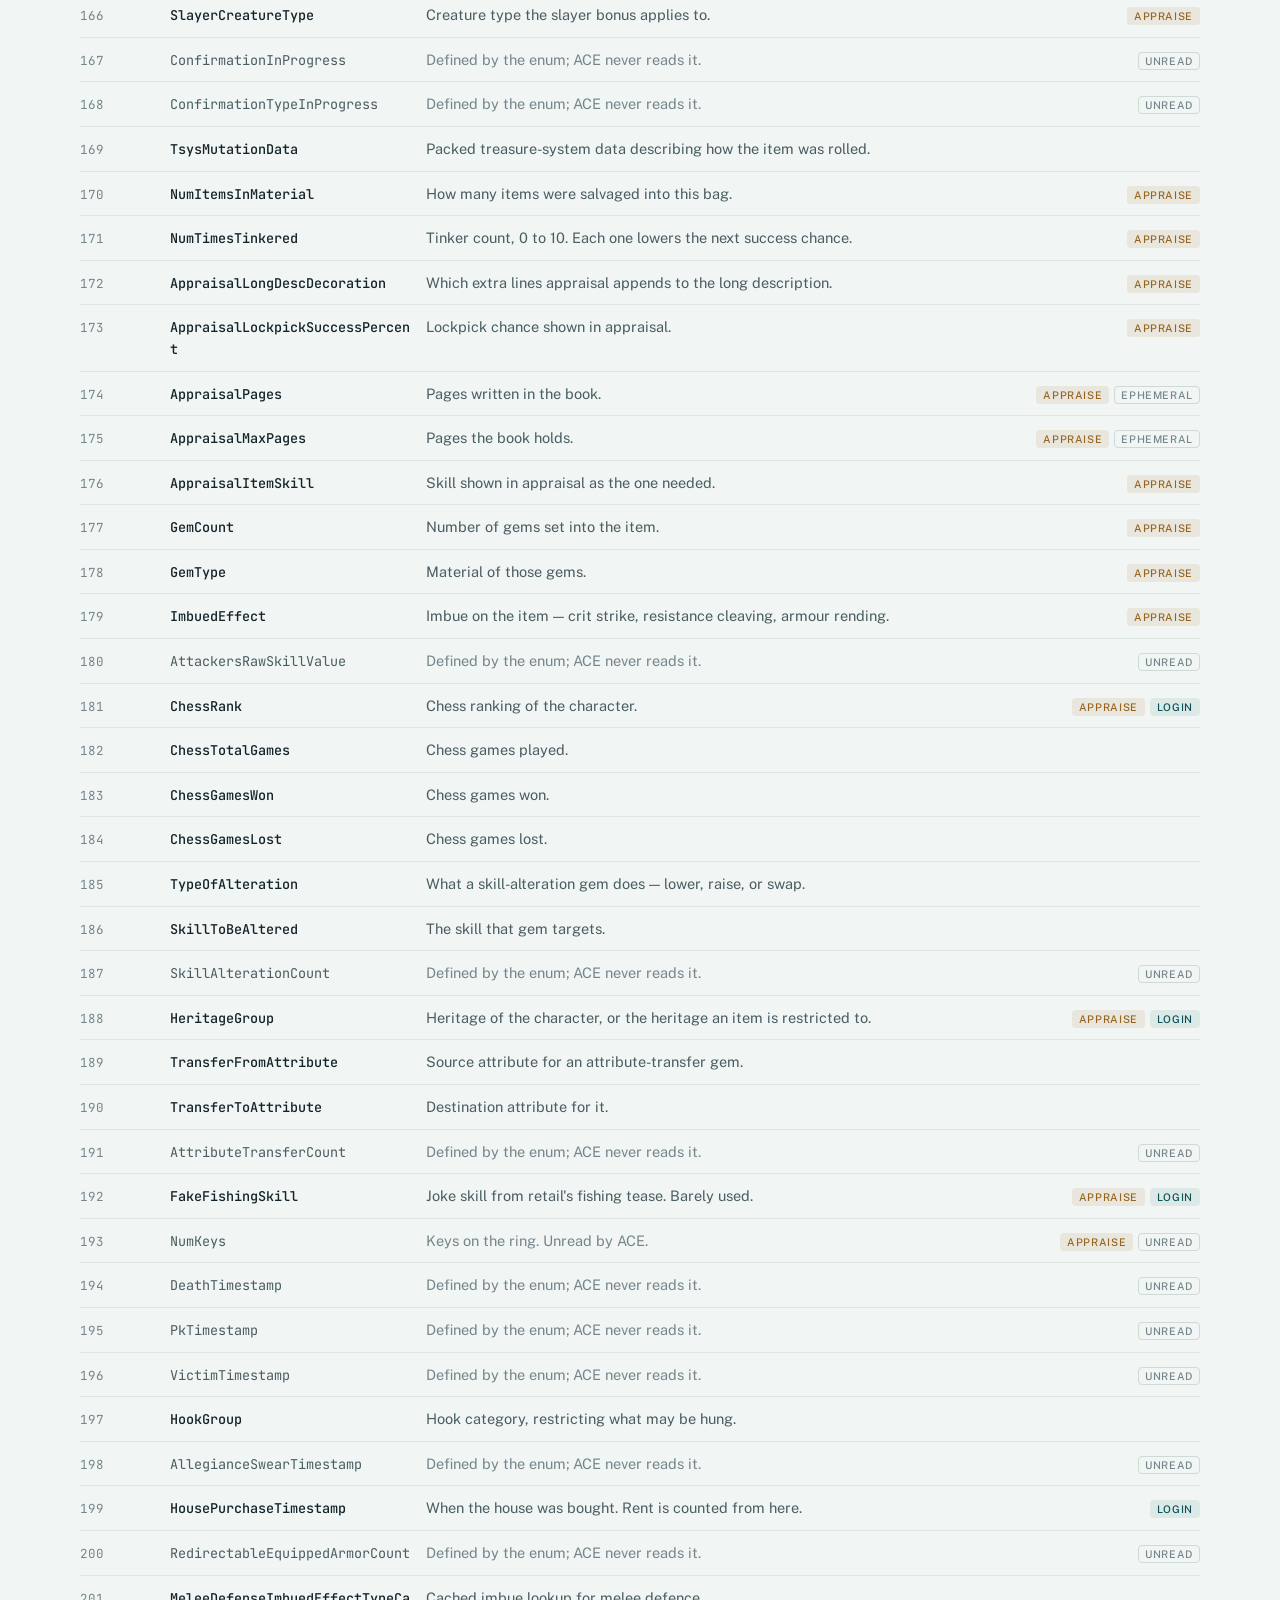
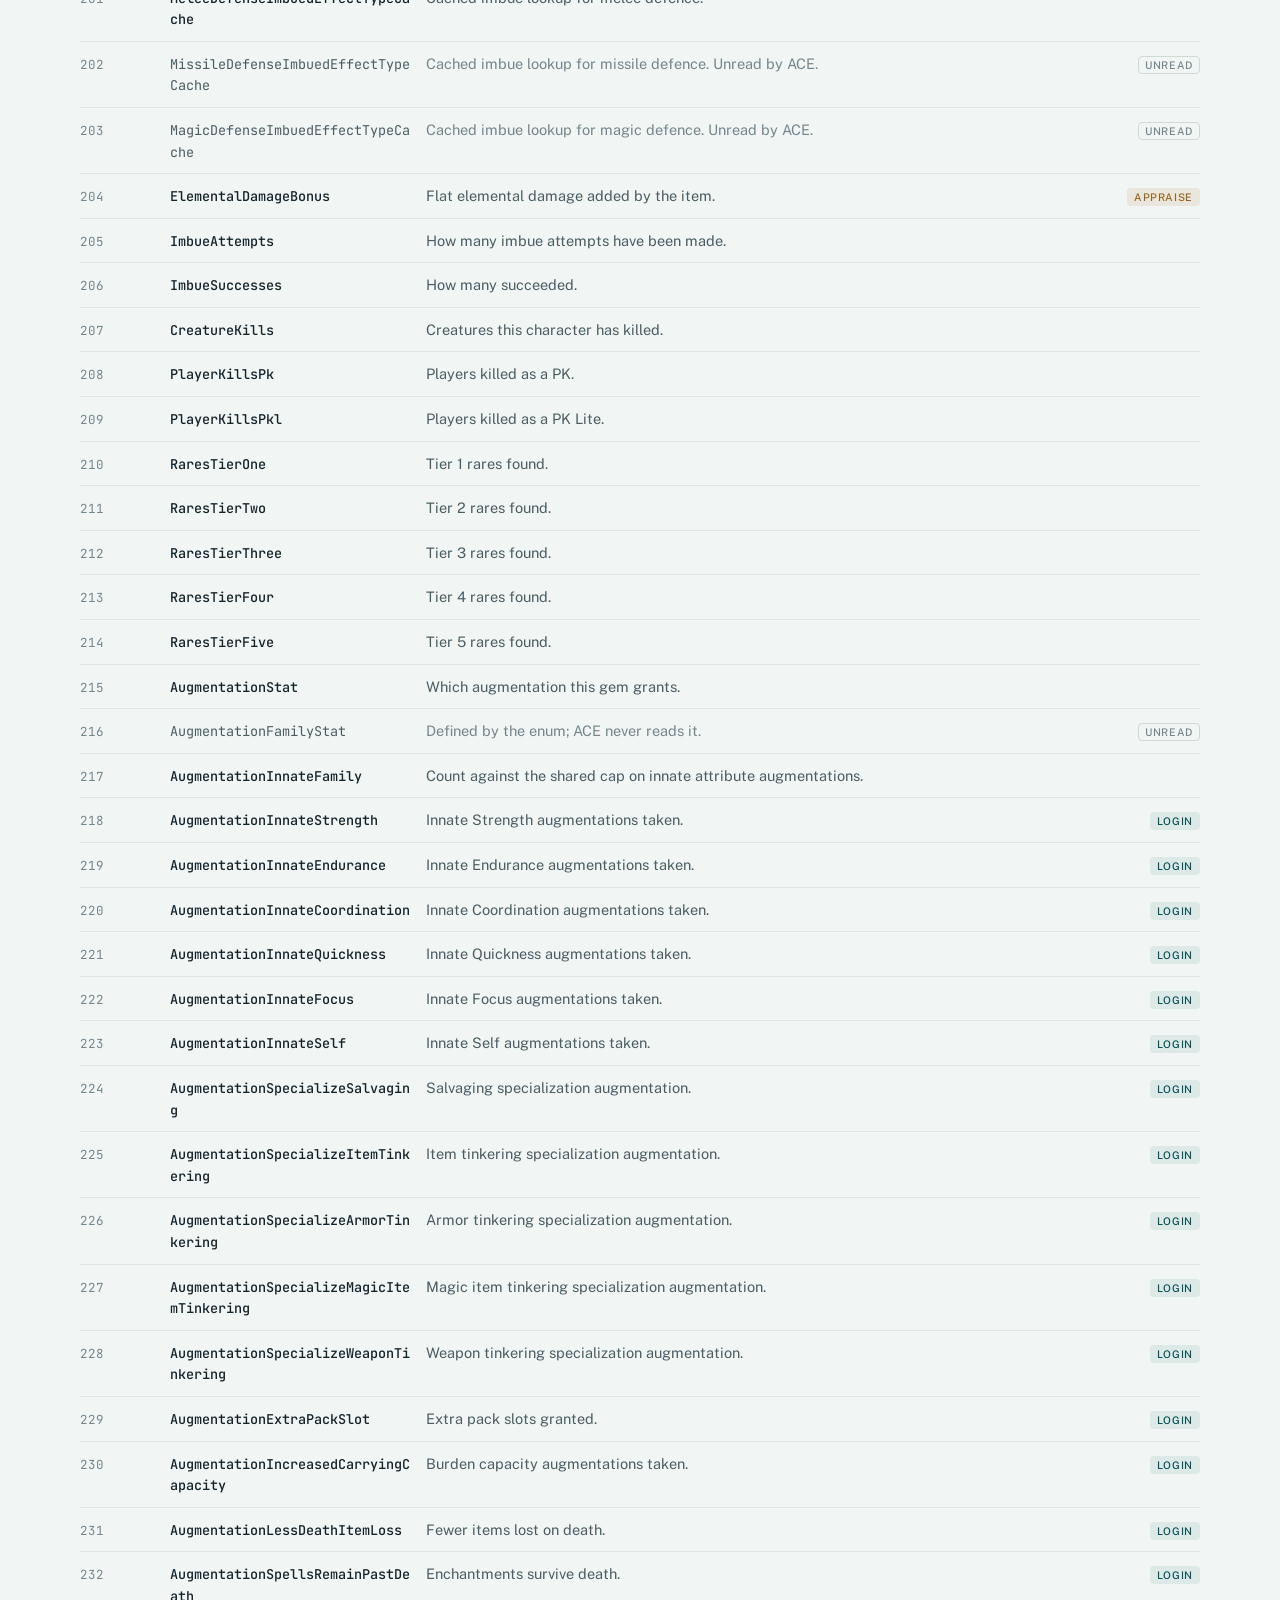
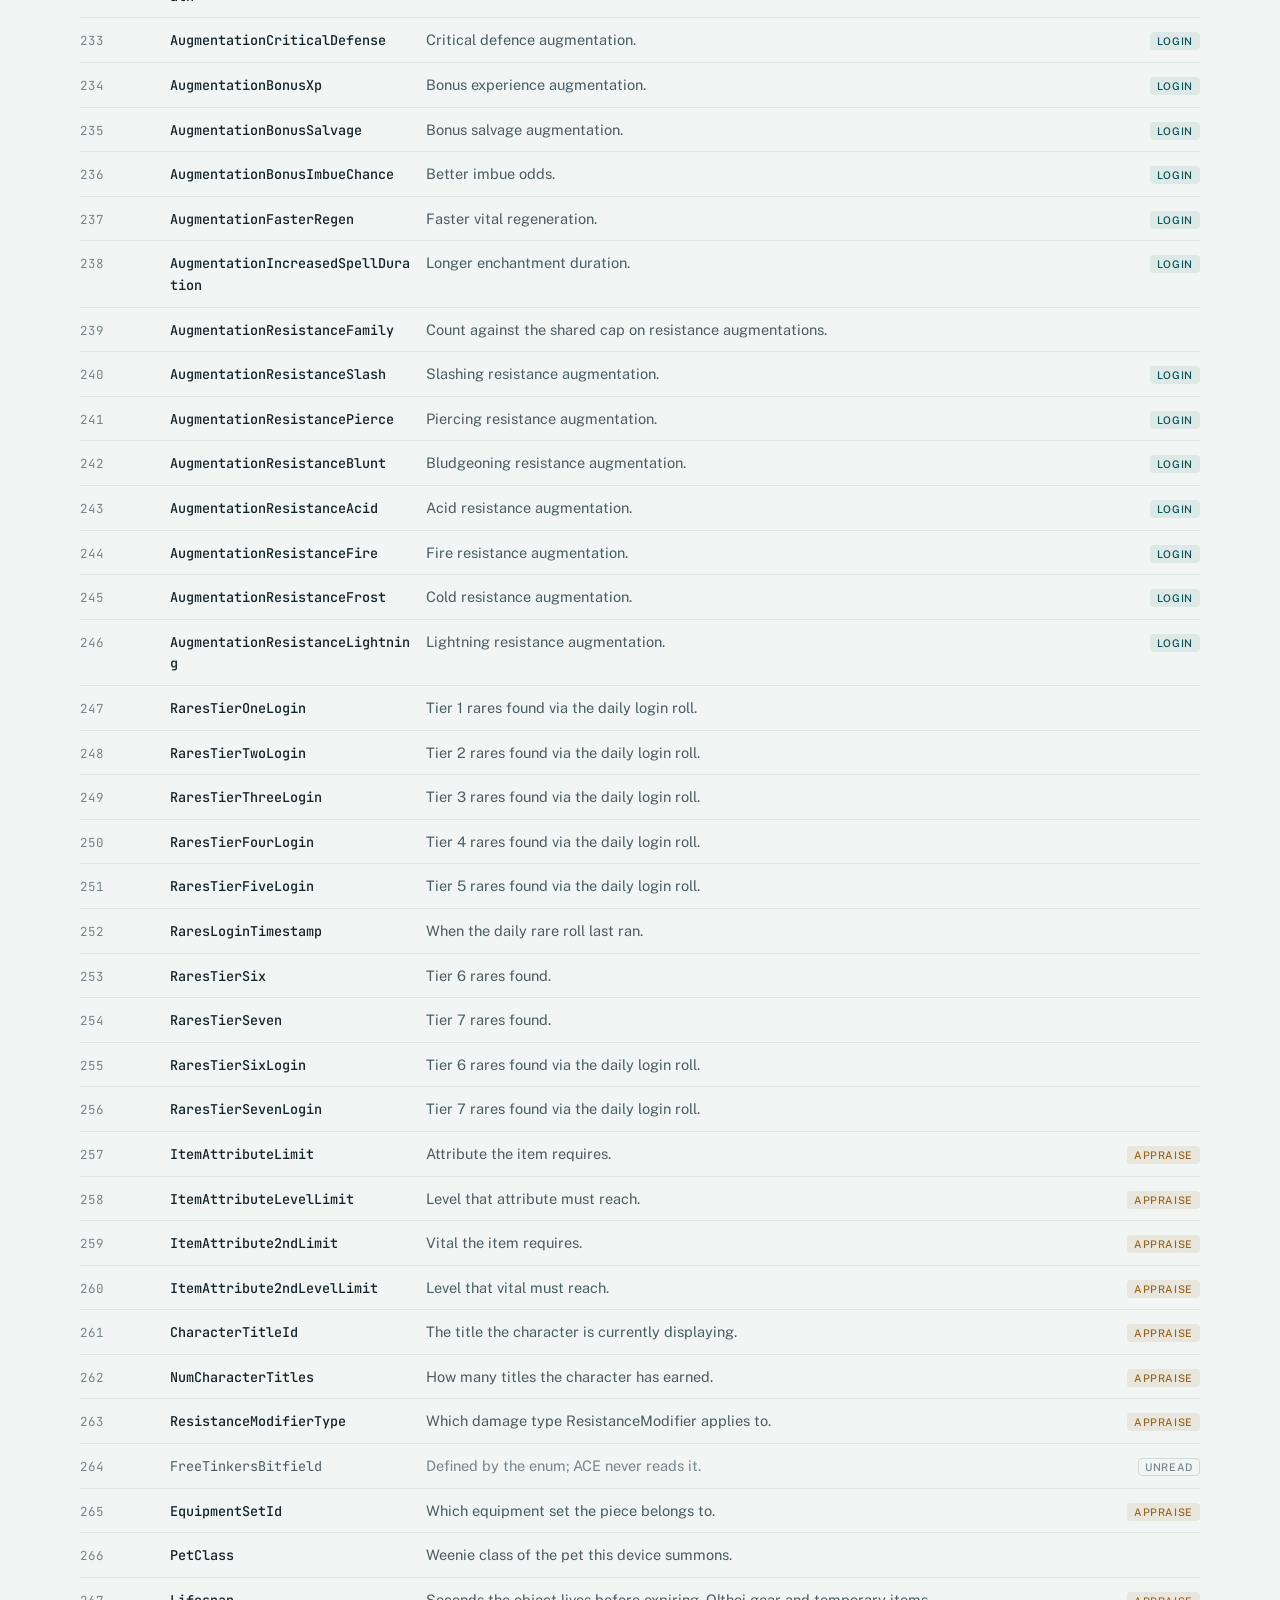
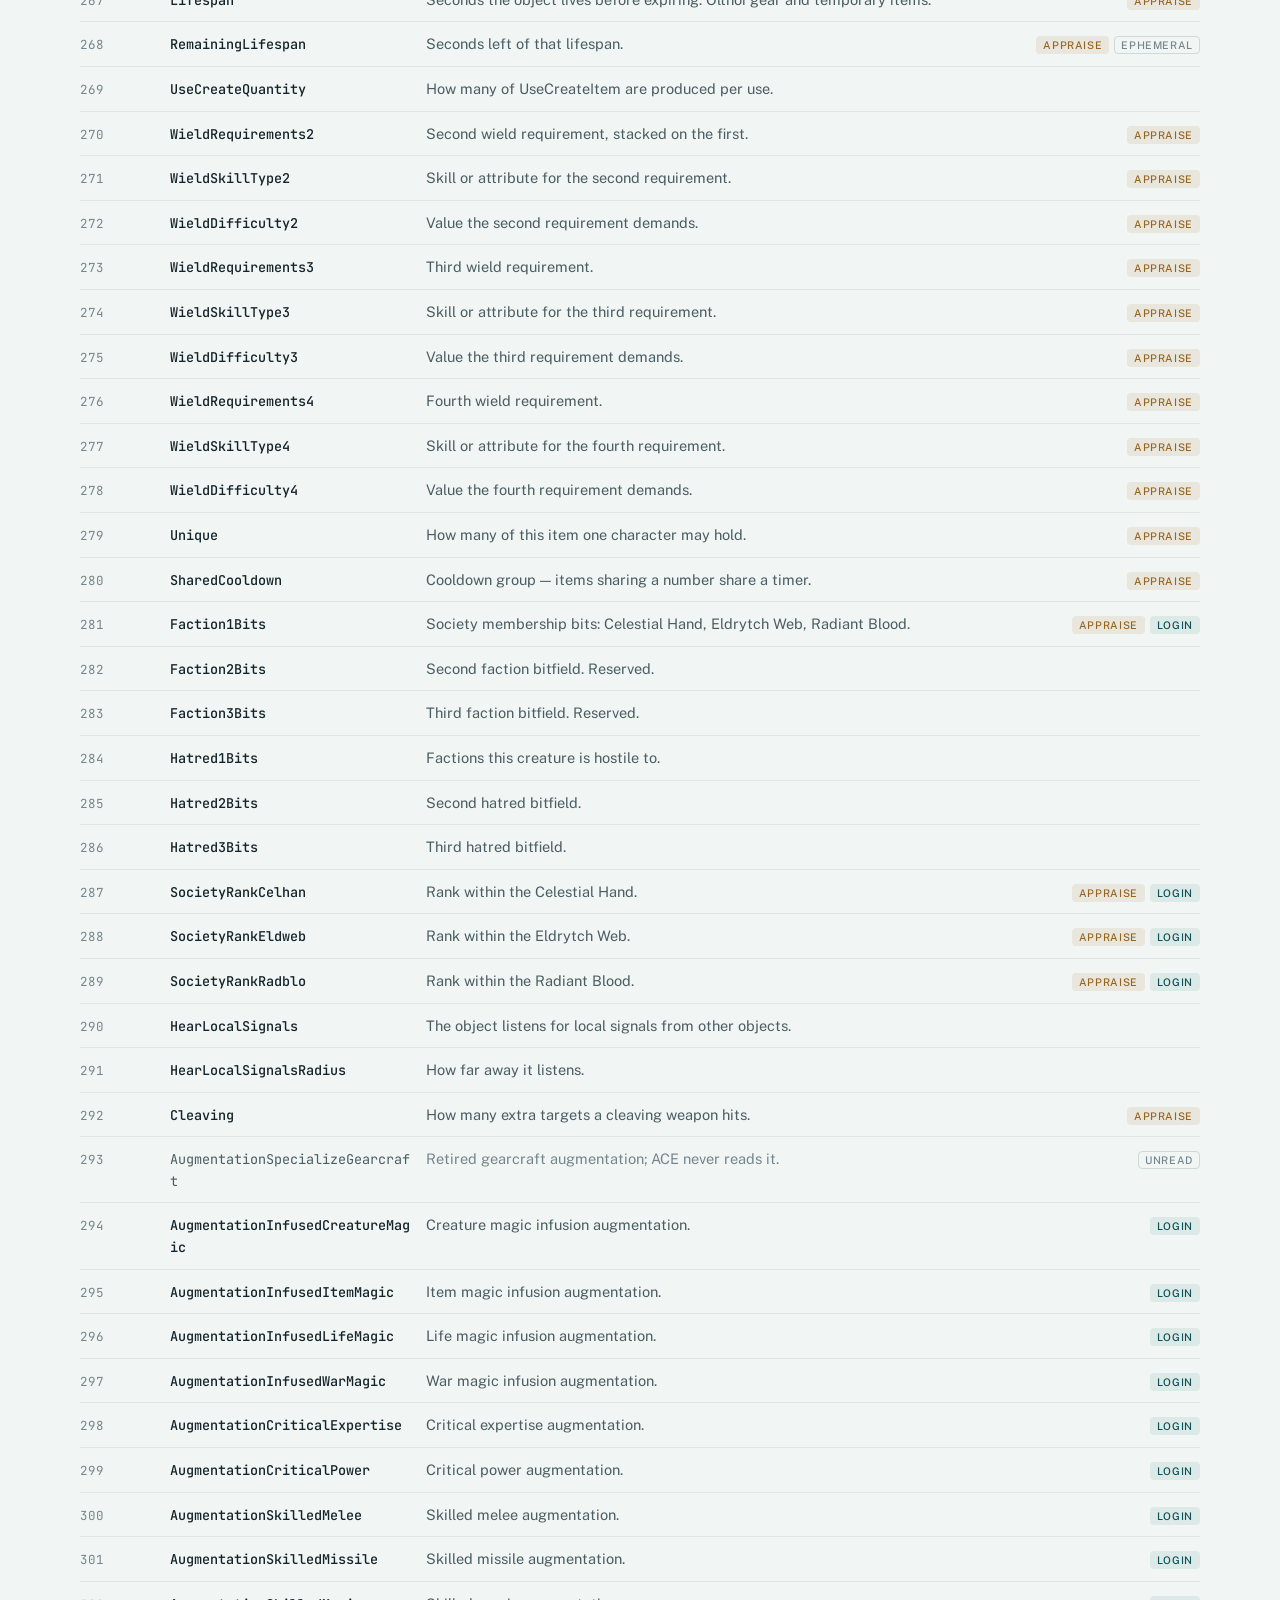
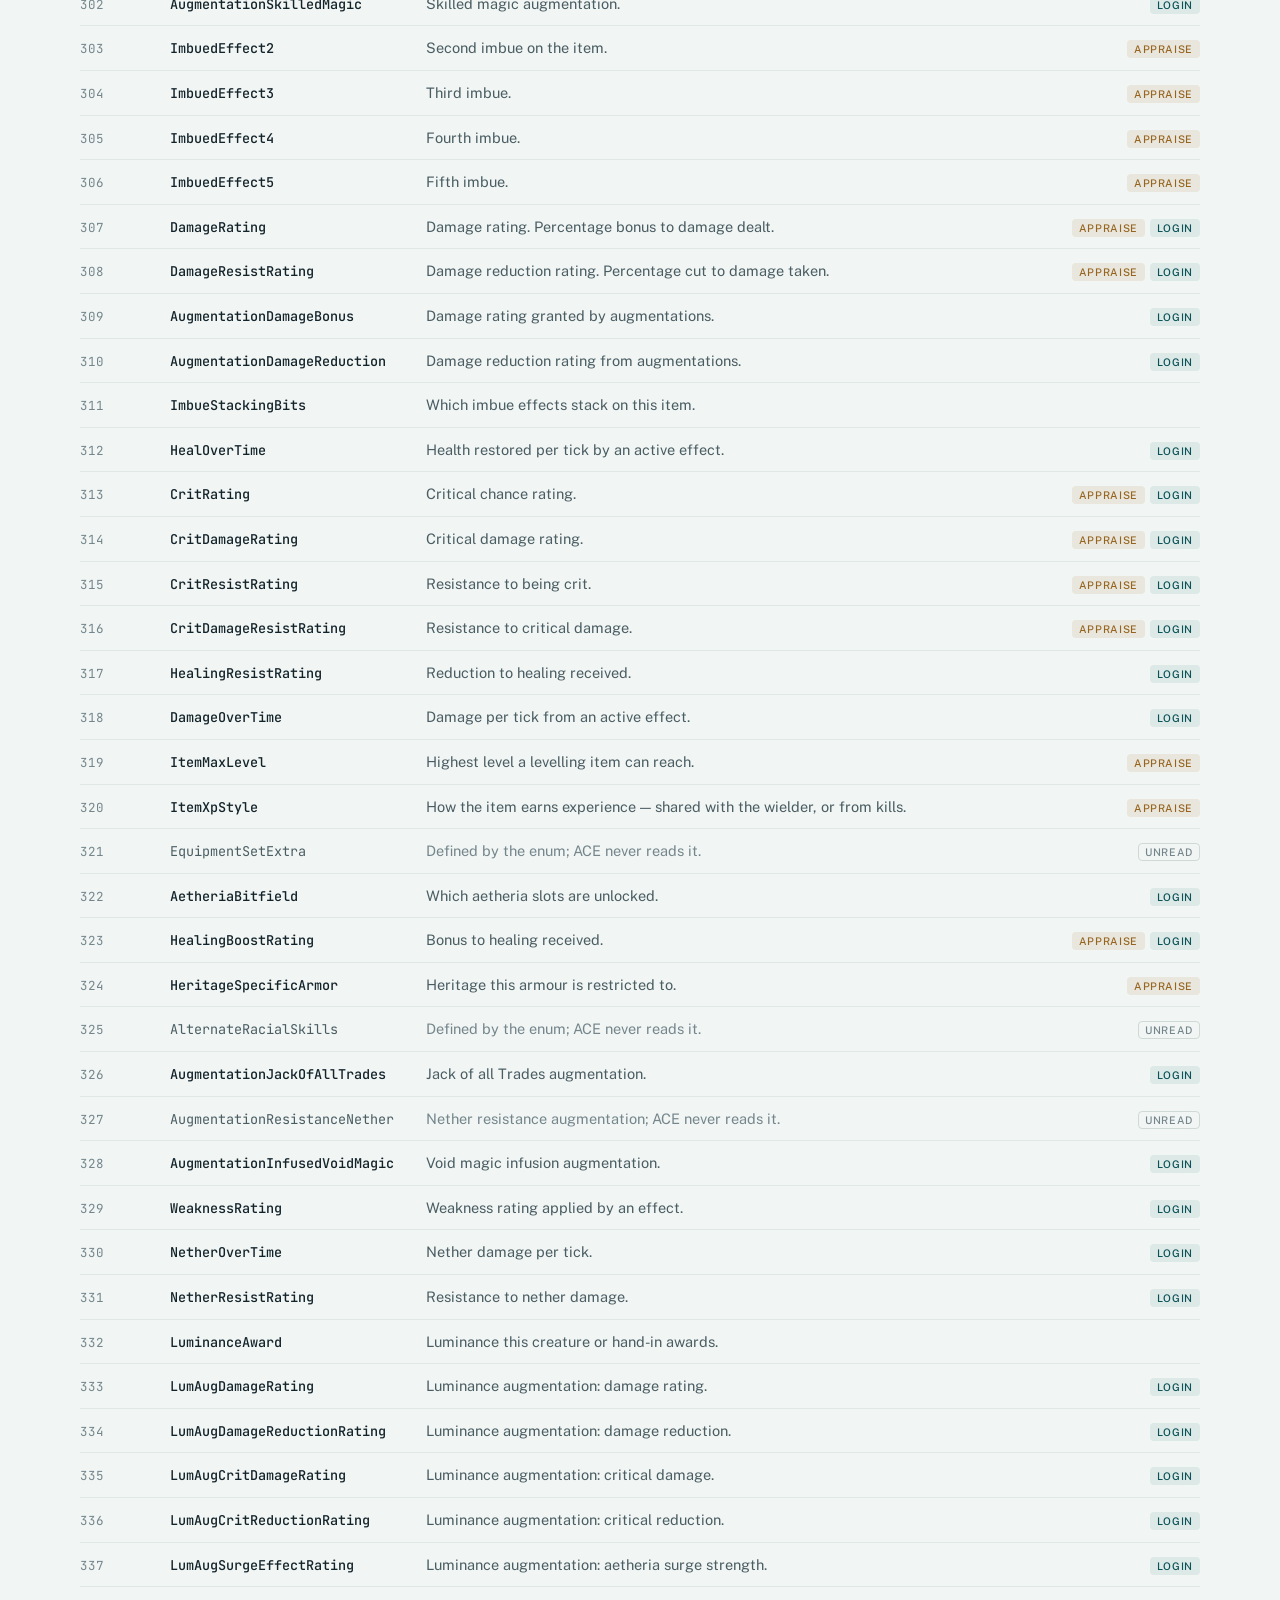
<file: properties.html>
<!DOCTYPE html>
<html lang="en">
<head>
<meta charset="utf-8">
<meta name="viewport" content="width=device-width, initial-scale=1">
<meta name="description" content="Every property a weenie can carry in the Aeshnidae world database, grouped by storage type, with what each one does.">
<meta name="theme-color" content="#0B1416" media="(prefers-color-scheme: dark)">
<meta name="theme-color" content="#F1F5F3" media="(prefers-color-scheme: light)">
<link rel="icon" href="data:image/svg+xml,%3Csvg xmlns='http://www.w3.org/2000/svg' viewBox='0 0 24 24' fill='none' stroke='%235CC9C2' stroke-width='1.6' stroke-linecap='round'%3E%3Cpath d='M12 3v18'/%3E%3Cpath d='M12 8c-3-4-8-4-10-2 2 3 6 4 10 2Zm0 0c3-4 8-4 10-2-2 3-6 4-10 2Z'/%3E%3Cpath d='M12 12c-3-3-7-3-9-1.5 2 2.5 5.5 3 9 1.5Zm0 0c3-3 7-3 9-1.5-2 2.5-5.5 3-9 1.5Z'/%3E%3C/svg%3E">
<title>Aeshnidae — Weenie Properties</title>
<link rel="preconnect" href="https://fonts.googleapis.com">
<link rel="preconnect" href="https://fonts.gstatic.com" crossorigin>
<link rel="stylesheet" href="https://fonts.googleapis.com/css2?family=Fraunces:ital,opsz,wght@0,9..144,300;0,9..144,400;0,9..144,500;1,9..144,300&family=Public+Sans:wght@400;500;600&family=JetBrains+Mono:wght@400;500&display=swap">

<style>
  :root {
    color-scheme: dark light;
    --ground: #0B1416; --surface: #132126; --surface-alt: #192B31;
    --ink: #E7EEEC; --ink-soft: #A7B9BA; --ink-faint: #77898C;
    --line: #26393E; --line-soft: #1B2C31;
    --accent: #5CC9C2; --accent-deep: #8FDBD6; --accent-wash: rgba(92,201,194,.10);
    --brass: #D6A650; --brass-wash: rgba(214,166,80,.10);
    --focus: #8FDBD6;
  }
  @media (prefers-color-scheme: light) {
    :root:not([data-theme="dark"]) {
      --ground: #F1F5F3; --surface: #FFFFFF; --surface-alt: #E9EFEC;
      --ink: #13232A; --ink-soft: #4A5D63; --ink-faint: #74868C;
      --line: #CFDAD6; --line-soft: #DFE7E3;
      --accent: #0E6E75; --accent-deep: #0A5257; --accent-wash: rgba(14,110,117,.09);
      --brass: #96641F; --brass-wash: rgba(150,100,31,.10);
      --focus: #0E6E75;
    }
  }
  :root[data-theme="light"] {
    --ground: #F1F5F3; --surface: #FFFFFF; --surface-alt: #E9EFEC;
    --ink: #13232A; --ink-soft: #4A5D63; --ink-faint: #74868C;
    --line: #CFDAD6; --line-soft: #DFE7E3;
    --accent: #0E6E75; --accent-deep: #0A5257; --accent-wash: rgba(14,110,117,.09);
    --brass: #96641F; --brass-wash: rgba(150,100,31,.10);
    --focus: #0E6E75;
  }

  *, *::before, *::after { box-sizing: border-box; }
  body { margin: 0; background: var(--ground); color: var(--ink); font-family: "Public Sans", "Segoe UI", system-ui, sans-serif; font-size: 16px; line-height: 1.6; -webkit-font-smoothing: antialiased; }
  :focus-visible { outline: 2px solid var(--focus); outline-offset: 3px; border-radius: 2px; }
  a { color: var(--accent); text-decoration: none; }
  a:hover { color: var(--accent-deep); text-decoration: underline; text-underline-offset: 3px; }
  .wrap { width: min(1120px, calc(100% - 48px)); margin-inline: auto; }
  .eyebrow { font-size: 12.5px; font-weight: 600; letter-spacing: .12em; text-transform: uppercase; color: var(--ink-faint); }
  .mono { font-family: "JetBrains Mono", ui-monospace, Consolas, monospace; font-variant-numeric: tabular-nums; }

  .nav { position: sticky; top: 0; z-index: 10; background: color-mix(in srgb, var(--ground) 86%, transparent); backdrop-filter: blur(10px); -webkit-backdrop-filter: blur(10px); border-bottom: 1px solid var(--line-soft); }
  .nav .wrap { display: flex; align-items: center; justify-content: space-between; height: 60px; gap: 24px; }
  .wordmark { font-family: "Fraunces", Georgia, serif; font-variation-settings: "opsz" 40; font-weight: 400; font-size: 22px; color: var(--ink); display: inline-flex; align-items: center; gap: 10px; }
  .wordmark:hover { text-decoration: none; color: var(--ink); }
  .wordmark svg { width: 22px; height: 22px; color: var(--accent); }
  .nav-links { display: flex; gap: 26px; font-size: 14.5px; font-weight: 500; }
  .nav-links a { color: var(--ink-soft); }
  .nav-links a:hover, .nav-links a[aria-current] { color: var(--ink); text-decoration: none; }
  @media (max-width: 980px) { .nav-links { gap: 16px; font-size: 13.5px; } }

  /* Under 880px the links fold behind a menu button. They used to be display:none
     with nothing in their place, which left Commands and Weenies unreachable on a phone. */
  .nav-toggle { display: none; }
  @media (max-width: 880px) {
    .nav .wrap { position: relative; }
    .nav-toggle {
      display: inline-flex; align-items: center; justify-content: center;
      flex: none; width: 44px; height: 44px; margin-right: -8px;
      background: transparent; border: 1px solid var(--line); border-radius: 8px;
      color: var(--ink-soft); cursor: pointer;
    }
    .nav-toggle:hover { color: var(--ink); border-color: var(--accent); }
    .nav-toggle svg { width: 20px; height: 20px; }
    .nav-toggle .i-close { display: none; }
    .nav-toggle[aria-expanded="true"] { color: var(--ink); border-color: var(--accent); background: var(--accent-wash); }
    .nav-toggle[aria-expanded="true"] .i-open { display: none; }
    .nav-toggle[aria-expanded="true"] .i-close { display: block; }
    .nav-links {
      display: none; flex-direction: column; gap: 0; font-size: 16px;
      position: absolute; top: calc(100% + 8px); left: 0; right: 0;
      background: var(--surface); border: 1px solid var(--line); border-radius: 10px;
      padding: 6px; box-shadow: 0 18px 40px -12px rgba(0, 0, 0, .45);
    }
    .nav-links[data-open] { display: flex; }
    .nav-links a { padding: 12px 14px; border-radius: 6px; }
    .nav-links a:hover { background: var(--surface-alt); text-decoration: none; }
    .nav-links a[aria-current] { color: var(--ink); background: var(--accent-wash); box-shadow: inset 2px 0 0 var(--accent); }
  }
  .head { padding-block: 44px 20px; }
  .eyebrow { font-size: 12px; font-weight: 600; letter-spacing: .14em; text-transform: uppercase; color: var(--ink-faint); margin: 0; }
  h1 {
    font-family: "Fraunces", Georgia, serif; font-variation-settings: "opsz" 144;
    font-weight: 300; font-size: clamp(34px, 5.2vw, 52px); line-height: 1.04;
    margin: 12px 0 14px; letter-spacing: -.015em; text-wrap: balance;
  }
  .lede { margin: 0; color: var(--ink-soft); max-width: 66ch; }
  .lede code { font-family: "JetBrains Mono", ui-monospace, monospace; font-size: .88em; color: var(--ink); }
  .tally { margin: 16px 0 0; color: var(--ink-faint); font-size: 14px; max-width: 70ch; }
  .tally b { color: var(--ink); font-weight: 600; font-variant-numeric: tabular-nums; }

  /* ---- controls ---- */
  .contents { position: sticky; top: 60px; z-index: 20; background: var(--ground); border-bottom: 1px solid var(--line); padding-block: 12px 10px; }
  .contents .wrap { display: grid; grid-template-columns: minmax(0, 1fr); gap: 10px; }
  .search { display: flex; align-items: center; gap: 11px; background: var(--surface); border: 1px solid var(--line); border-radius: 7px; padding: 0 13px; }
  .search:focus-within { border-color: var(--accent); }
  .search svg { width: 17px; height: 17px; flex: none; color: var(--ink-faint); }
  .search input { flex: 1; min-width: 0; border: 0; background: transparent; color: var(--ink); font: 500 16px "Public Sans", system-ui, sans-serif; padding: 12px 0; outline: none; }
  .search input::placeholder { color: var(--ink-faint); }
  .search .n { font-size: 13px; color: var(--ink-faint); white-space: nowrap; font-variant-numeric: tabular-nums; }

  /* ---- type jump rail ---- */
  .rail { display: flex; gap: 6px; overflow-x: auto; scrollbar-width: none; min-width: 0; min-width: 0; padding-bottom: 2px; }
  .rail::-webkit-scrollbar { display: none; }
  .rail a {
    flex: none; text-decoration: none; font: 500 13px "Public Sans", system-ui, sans-serif;
    color: var(--ink-soft); border: 1px solid var(--line-soft); border-radius: 6px;
    padding: 5px 10px; background: var(--surface); white-space: nowrap;
  }
  .rail a:hover { border-color: var(--accent); color: var(--ink); }
  .rail a .c { color: var(--ink-faint); margin-left: 6px; font-variant-numeric: tabular-nums; font-size: 12px; }

  /* ---- sections ---- */
  main { padding-bottom: 80px; }
  .sect { padding-top: 40px; scroll-margin-top: 130px; }
  .sect-head { border-bottom: 2px solid var(--accent); padding-bottom: 12px; margin-bottom: 4px; }
  .sect-head h2 {
    font-family: "Fraunces", Georgia, serif; font-variation-settings: "opsz" 60; font-weight: 400;
    font-size: 27px; margin: 0 0 6px; letter-spacing: -.01em;
  }
  .sect-head h2 .k { font-family: "JetBrains Mono", ui-monospace, monospace; font-size: 15px; color: var(--ink-faint); font-weight: 400; margin-left: 10px; }
  .sect-head p { margin: 0; color: var(--ink-soft); font-size: 14.5px; max-width: 68ch; }
  .sect-meta { display: flex; flex-wrap: wrap; gap: 6px 18px; margin-top: 10px; font-size: 13px; color: var(--ink-faint); }
  .sect-meta b { color: var(--ink-soft); font-weight: 500; }
  .tbl { font-family: "JetBrains Mono", ui-monospace, Consolas, monospace; font-size: 12.5px; color: var(--accent-deep); background: var(--surface-alt); border: 1px solid var(--line-soft); border-radius: 5px; padding: 2px 7px; display: inline-block; }

  /* ---- rows ---- */
  .rows { display: grid; }
  .row {
    display: grid; grid-template-columns: 4.6em minmax(0, 15em) minmax(0, 1fr) auto;
    gap: 4px 16px; align-items: baseline;
    padding: 10px 0; border-bottom: 1px solid var(--line-soft);
  }
  .row .v { color: var(--ink-faint); font-size: 12.5px; }
  .row .nm { color: var(--ink); font-weight: 500; font-size: 13.5px; overflow-wrap: anywhere; }
  .row .ds { color: var(--ink-soft); font-size: 14.5px; }
  .row .fl { display: flex; gap: 5px; justify-self: end; align-items: baseline; }
  .tag {
    font: 500 10.5px "Public Sans", system-ui, sans-serif; letter-spacing: .06em; text-transform: uppercase;
    border-radius: 4px; padding: 2px 6px; white-space: nowrap; border: 1px solid transparent;
  }
  .t-a { color: var(--brass); background: var(--brass-wash); }            /* shown on appraisal */
  .t-l { color: var(--accent-deep); background: var(--accent-wash); }     /* sent at login */
  .t-e { color: var(--ink-faint); border-color: var(--line); }            /* never saved */
  .t-x { color: var(--ink-faint); border-color: var(--line); }            /* ACE never reads */
  .row.unused .nm { color: var(--ink-soft); font-weight: 400; }
  .row.unused .ds { color: var(--ink-faint); }
  .origin { font: 500 10.5px "Public Sans", system-ui, sans-serif; letter-spacing: .06em; text-transform: uppercase; color: var(--brass); }

  .none { padding: 48px 0; color: var(--ink-soft); }
  .legend { margin-top: 26px; padding-top: 18px; border-top: 1px solid var(--line-soft); color: var(--ink-faint); font-size: 13.5px; }
  .legend dl { display: grid; grid-template-columns: max-content minmax(0, 1fr); gap: 7px 14px; margin: 12px 0 0; }
  .legend dt { justify-self: start; }
  .legend dd { margin: 0; color: var(--ink-soft); }
  .legend p { margin: 0; max-width: 72ch; }

  @media (max-width: 720px) {
    .head { padding-block: 28px 14px; }
    .lede { font-size: 15px; }
    .tally { font-size: 13.5px; }
    .row { grid-template-columns: minmax(0, 1fr) auto; gap: 2px 12px; padding: 12px 0; }
    .row .v { grid-area: 1 / 1 / 2 / 2; }
    .row .fl { grid-area: 1 / 2 / 2 / 3; }
    .row .nm { grid-area: 2 / 1 / 3 / 3; font-size: 14.5px; }
    .row .ds { grid-area: 3 / 1 / 4 / 3; }
    .sect { scroll-margin-top: 160px; }
  }
  @media (prefers-reduced-motion: reduce) { * { scroll-behavior: auto !important; } }
  html { scroll-behavior: smooth; }
  .no-hit { display: none; }
  .none { display: none; padding: 40px 0; color: var(--ink-soft); }
  .none.on { display: block; }
  /* the enum name after the heading is one long mono word; give it its own line
     rather than let it push a 320px screen sideways */
  @media (max-width: 560px) {
    .sect-head h2 .k { display: block; margin-left: 0; margin-top: 3px; }
  }
</style>
</head>
<body>

<header class="nav">
  <div class="wrap">
    <a class="wordmark" href="./" aria-label="Aeshnidae, home">
      <svg viewBox="0 0 24 24" fill="none" stroke="currentColor" stroke-width="1.4" stroke-linecap="round" aria-hidden="true">
        <path d="M12 3v18"/>
        <path d="M12 8c-3-4-8-4-10-2 2 3 6 4 10 2Zm0 0c3-4 8-4 10-2-2 3-6 4-10 2Z"/>
        <path d="M12 12c-3-3-7-3-9-1.5 2 2.5 5.5 3 9 1.5Zm0 0c3-3 7-3 9-1.5-2 2.5-5.5 3-9 1.5Z"/>
      </svg>
      Aeshnidae
    </a>
    <button class="nav-toggle" type="button" aria-expanded="false" aria-controls="nav-links" aria-label="Menu">
      <svg class="i-open" viewBox="0 0 24 24" fill="none" stroke="currentColor" stroke-width="1.8" stroke-linecap="round" aria-hidden="true"><path d="M4 7h16M4 12h16M4 17h16"/></svg>
      <svg class="i-close" viewBox="0 0 24 24" fill="none" stroke="currentColor" stroke-width="1.8" stroke-linecap="round" aria-hidden="true"><path d="M6 6l12 12M18 6 6 18"/></svg>
    </button>
    <nav class="nav-links" id="nav-links" aria-label="Sections">
      <a href="./#join">Join</a>
      <a href="./#different">What's different</a>
      <a href="changes.html">Changes</a>
      <a href="./#rules">House rules</a>
      <a href="commands.html">Commands</a>
      <a href="weenies.html">Weenies</a>
      <a href="properties.html" aria-current="page">Properties</a>
      <a href="ace-commands.html">ACE commands</a>
      <a href="./#help">Help</a>
    </nav>
  </div>
</header>

<header class="head" id="top">
  <div class="wrap">
    <p class="eyebrow">Aeshnidae &middot; world database reference</p>
    <h1>Weenie Properties</h1>
    <p class="lede">Every property a weenie can carry, grouped by the type it is stored as &mdash; which is also the table it lives in. The number in the left column is the <code>type</code> value in that table, so it is what you put in a <code>WHERE</code> clause.</p>
    <p class="tally"><b>964</b> properties across <b>10</b> storage types. ACE reads <b>730</b> of them; the remaining <b>234</b> are defined by the retail enum and never looked at. <b>29</b> are ACE's own additions, numbered from 9000.</p>
  </div>
</header>

<nav class="contents" aria-label="Contents">
  <div class="wrap">
    <label class="search">
      <svg viewBox="0 0 24 24" fill="none" stroke="currentColor" stroke-width="1.8" stroke-linecap="round" aria-hidden="true"><circle cx="11" cy="11" r="7"/><path d="M20 20l-3.5-3.5"/></svg>
      <input id="q" type="search" placeholder="Filter the list &mdash; armor, 25, treasure" autocomplete="off" spellcheck="false" aria-label="Filter properties">
      <span class="n" id="count"></span>
    </label>
    <div class="rail"><a href="#PropertyInt">Int<span class="c">403</span></a><a href="#PropertyInt64">Int64<span class="c">12</span></a><a href="#PropertyBool">Bool<span class="c">140</span></a><a href="#PropertyFloat">Float<span class="c">181</span></a><a href="#PropertyString">String<span class="c">62</span></a><a href="#PropertyDataId">DataId<span class="c">79</span></a><a href="#PropertyInstanceId">InstanceId<span class="c">47</span></a><a href="#PositionType">Position<span class="c">28</span></a><a href="#PropertyAttribute">Attribute<span class="c">6</span></a><a href="#PropertyAttribute2nd">Attribute2nd<span class="c">6</span></a></div>
  </div>
</nav>

<main class="wrap"><section class="sect" id="PropertyInt"><div class="sect-head"><h2>Int<span class="k">PropertyInt</span></h2><p>Whole numbers. The biggest group by far - levels, armour, damage, flags, counters.</p><div class="sect-meta"><span><b>403</b> properties</span><span><b>325</b> read by ACE</span><span class="tbl">weenie_properties_int</span><span class="tbl">`type` smallint, `value` int</span></div></div><div class="rows"><div class="row"><div class="v mono">1</div><div class="nm mono">ItemType</div><div class="ds">What kind of thing this is (ItemType enum) — weapon, armour, food, key.</div><div class="fl"></div></div><div class="row"><div class="v mono">2</div><div class="nm mono">CreatureType</div><div class="ds">Creature family (Olthoi, Undead, Human). Slayer weapons key off this.</div><div class="fl"><span class="tag t-a" title="Shown to the player on a successful appraisal">appraise</span></div></div><div class="row"><div class="v mono">3</div><div class="nm mono">PaletteTemplate</div><div class="ds">Colour scheme applied to the model.</div><div class="fl"></div></div><div class="row"><div class="v mono">4</div><div class="nm mono">ClothingPriority</div><div class="ds">Which body parts this garment covers and in what layer order.</div><div class="fl"></div></div><div class="row"><div class="v mono">5</div><div class="nm mono">EncumbranceVal</div><div class="ds">Burden of the object. What it costs to carry.</div><div class="fl"><span class="tag t-a" title="Shown to the player on a successful appraisal">appraise</span><span class="tag t-l" title="Sent to the client in the player description at login">login</span></div></div><div class="row"><div class="v mono">6</div><div class="nm mono">ItemsCapacity</div><div class="ds">How many items a container holds.</div><div class="fl"></div></div><div class="row"><div class="v mono">7</div><div class="nm mono">ContainersCapacity</div><div class="ds">How many sub-containers (packs) it holds.</div><div class="fl"><span class="tag t-l" title="Sent to the client in the player description at login">login</span></div></div><div class="row unused"><div class="v mono">8</div><div class="nm mono">Mass</div><div class="ds">Physical mass. Defined by retail but ACE never reads it.</div><div class="fl"><span class="tag t-x" title="No reference to this property anywhere in the ACE source">unread</span></div></div><div class="row"><div class="v mono">9</div><div class="nm mono">ValidLocations</div><div class="ds">Bitmask of equipment slots the item may go in.</div><div class="fl"></div></div><div class="row"><div class="v mono">10</div><div class="nm mono">CurrentWieldedLocation</div><div class="ds">The slot the item is currently equipped in.</div><div class="fl"></div></div><div class="row"><div class="v mono">11</div><div class="nm mono">MaxStackSize</div><div class="ds">Largest stack allowed. 100 for most components.</div><div class="fl"></div></div><div class="row"><div class="v mono">12</div><div class="nm mono">StackSize</div><div class="ds">How many are in this stack right now.</div><div class="fl"></div></div><div class="row"><div class="v mono">13</div><div class="nm mono">StackUnitEncumbrance</div><div class="ds">Burden of one unit of the stack.</div><div class="fl"></div></div><div class="row unused"><div class="v mono">14</div><div class="nm mono">StackUnitMass</div><div class="ds">Mass of one unit. Unread by ACE.</div><div class="fl"><span class="tag t-x" title="No reference to this property anywhere in the ACE source">unread</span></div></div><div class="row"><div class="v mono">15</div><div class="nm mono">StackUnitValue</div><div class="ds">Value of one unit of the stack.</div><div class="fl"></div></div><div class="row"><div class="v mono">16</div><div class="nm mono">ItemUseable</div><div class="ds">How the item may be used (Usable enum) — on self, on a target, remotely.</div><div class="fl"></div></div><div class="row"><div class="v mono">17</div><div class="nm mono">RareId</div><div class="ds">Rare identifier, if this is one of the rares.</div><div class="fl"><span class="tag t-a" title="Shown to the player on a successful appraisal">appraise</span></div></div><div class="row"><div class="v mono">18</div><div class="nm mono">UiEffects</div><div class="ds">Glow effects shown on the icon — the magical shimmer.</div><div class="fl"></div></div><div class="row"><div class="v mono">19</div><div class="nm mono">Value</div><div class="ds">Pyreal value. What a vendor pays and charges from.</div><div class="fl"><span class="tag t-a" title="Shown to the player on a successful appraisal">appraise</span></div></div><div class="row"><div class="v mono">20</div><div class="nm mono">CoinValue</div><div class="ds">Pyreals held, for currency objects and player purses.</div><div class="fl"><span class="tag t-l" title="Sent to the client in the player description at login">login</span><span class="tag t-e" title="Runtime only — never written back to the database">ephemeral</span></div></div><div class="row unused"><div class="v mono">21</div><div class="nm mono">TotalExperience</div><div class="ds">Superseded by the Int64 version; ACE never reads this one.</div><div class="fl"><span class="tag t-x" title="No reference to this property anywhere in the ACE source">unread</span></div></div><div class="row unused"><div class="v mono">22</div><div class="nm mono">AvailableCharacter</div><div class="ds">Defined by the enum; ACE never reads it.</div><div class="fl"><span class="tag t-x" title="No reference to this property anywhere in the ACE source">unread</span></div></div><div class="row"><div class="v mono">23</div><div class="nm mono">TotalSkillCredits</div><div class="ds">Lifetime skill credits earned.</div><div class="fl"></div></div><div class="row"><div class="v mono">24</div><div class="nm mono">AvailableSkillCredits</div><div class="ds">Unspent skill credits.</div><div class="fl"><span class="tag t-l" title="Sent to the client in the player description at login">login</span></div></div><div class="row"><div class="v mono">25</div><div class="nm mono">Level</div><div class="ds">Character level.</div><div class="fl"><span class="tag t-a" title="Shown to the player on a successful appraisal">appraise</span><span class="tag t-l" title="Sent to the client in the player description at login">login</span></div></div><div class="row"><div class="v mono">26</div><div class="nm mono">AccountRequirements</div><div class="ds">Account tier needed to use the item.</div><div class="fl"><span class="tag t-a" title="Shown to the player on a successful appraisal">appraise</span></div></div><div class="row"><div class="v mono">27</div><div class="nm mono">ArmorType</div><div class="ds">Armour category, for appraisal display.</div><div class="fl"></div></div><div class="row"><div class="v mono">28</div><div class="nm mono">ArmorLevel</div><div class="ds">Armour value. The number that actually stops damage.</div><div class="fl"><span class="tag t-a" title="Shown to the player on a successful appraisal">appraise</span></div></div><div class="row unused"><div class="v mono">29</div><div class="nm mono">AllegianceCpPool</div><div class="ds">Defined by the enum; ACE never reads it.</div><div class="fl"><span class="tag t-x" title="No reference to this property anywhere in the ACE source">unread</span></div></div><div class="row"><div class="v mono">30</div><div class="nm mono">AllegianceRank</div><div class="ds">Rank within the allegiance.</div><div class="fl"><span class="tag t-a" title="Shown to the player on a successful appraisal">appraise</span><span class="tag t-l" title="Sent to the client in the player description at login">login</span></div></div><div class="row"><div class="v mono">31</div><div class="nm mono">ChannelsAllowed</div><div class="ds">Bitmask of chat channels the character may use.</div><div class="fl"></div></div><div class="row"><div class="v mono">32</div><div class="nm mono">ChannelsActive</div><div class="ds">Bitmask of chat channels currently switched on.</div><div class="fl"></div></div><div class="row"><div class="v mono">33</div><div class="nm mono">Bonded</div><div class="ds">Bonding behaviour (BondedStatus) — whether the item survives death or is destroyed.</div><div class="fl"><span class="tag t-a" title="Shown to the player on a successful appraisal">appraise</span></div></div><div class="row unused"><div class="v mono">34</div><div class="nm mono">MonarchsRank</div><div class="ds">Defined by the enum; ACE never reads it.</div><div class="fl"><span class="tag t-x" title="No reference to this property anywhere in the ACE source">unread</span></div></div><div class="row"><div class="v mono">35</div><div class="nm mono">AllegianceFollowers</div><div class="ds">Number of followers under this character.</div><div class="fl"><span class="tag t-a" title="Shown to the player on a successful appraisal">appraise</span></div></div><div class="row"><div class="v mono">36</div><div class="nm mono">ResistMagic</div><div class="ds">Magic resistance of a lock or item, for dispel and magic-opening attempts.</div><div class="fl"><span class="tag t-a" title="Shown to the player on a successful appraisal">appraise</span></div></div><div class="row"><div class="v mono">37</div><div class="nm mono">ResistItemAppraisal</div><div class="ds">Difficulty of appraising the item.</div><div class="fl"></div></div><div class="row"><div class="v mono">38</div><div class="nm mono">ResistLockpick</div><div class="ds">Lockpicking difficulty.</div><div class="fl"><span class="tag t-a" title="Shown to the player on a successful appraisal">appraise</span></div></div><div class="row unused"><div class="v mono">39</div><div class="nm mono">DeprecatedResistRepair</div><div class="ds">Deprecated in retail; ACE never reads it.</div><div class="fl"><span class="tag t-x" title="No reference to this property anywhere in the ACE source">unread</span></div></div><div class="row"><div class="v mono">40</div><div class="nm mono">CombatMode</div><div class="ds">Current combat stance — peace, melee, missile, magic.</div><div class="fl"><span class="tag t-l" title="Sent to the client in the player description at login">login</span></div></div><div class="row unused"><div class="v mono">41</div><div class="nm mono">CurrentAttackHeight</div><div class="ds">Defined by the enum; ACE never reads it.</div><div class="fl"><span class="tag t-x" title="No reference to this property anywhere in the ACE source">unread</span></div></div><div class="row unused"><div class="v mono">42</div><div class="nm mono">CombatCollisions</div><div class="ds">Defined by the enum; ACE never reads it.</div><div class="fl"><span class="tag t-x" title="No reference to this property anywhere in the ACE source">unread</span></div></div><div class="row"><div class="v mono">43</div><div class="nm mono">NumDeaths</div><div class="ds">How many times this character has died.</div><div class="fl"><span class="tag t-a" title="Shown to the player on a successful appraisal">appraise</span><span class="tag t-l" title="Sent to the client in the player description at login">login</span></div></div><div class="row"><div class="v mono">44</div><div class="nm mono">Damage</div><div class="ds">Base weapon damage before variance.</div><div class="fl"></div></div><div class="row"><div class="v mono">45</div><div class="nm mono">DamageType</div><div class="ds">Damage type dealt (DamageType enum) — slash, pierce, fire.</div><div class="fl"><span class="tag t-a" title="Shown to the player on a successful appraisal">appraise</span></div></div><div class="row"><div class="v mono">46</div><div class="nm mono">DefaultCombatStyle</div><div class="ds">Combat style the creature uses by default.</div><div class="fl"></div></div><div class="row"><div class="v mono">47</div><div class="nm mono">AttackType</div><div class="ds">Attack types the weapon offers — thrust, slash, or both.</div><div class="fl"><span class="tag t-a" title="Shown to the player on a successful appraisal">appraise</span><span class="tag t-l" title="Sent to the client in the player description at login">login</span></div></div><div class="row"><div class="v mono">48</div><div class="nm mono">WeaponSkill</div><div class="ds">Skill used to wield the weapon.</div><div class="fl"></div></div><div class="row"><div class="v mono">49</div><div class="nm mono">WeaponTime</div><div class="ds">Swing speed. Lower is faster.</div><div class="fl"></div></div><div class="row"><div class="v mono">50</div><div class="nm mono">AmmoType</div><div class="ds">Ammunition the launcher takes — arrows, bolts, darts.</div><div class="fl"></div></div><div class="row"><div class="v mono">51</div><div class="nm mono">CombatUse</div><div class="ds">How the item is held in combat (CombatUse enum).</div><div class="fl"></div></div><div class="row"><div class="v mono">52</div><div class="nm mono">ParentLocation</div><div class="ds">Where on the body the object is held when wielded.</div><div class="fl"></div></div><div class="row"><div class="v mono">53</div><div class="nm mono">PlacementPosition</div><div class="ds">Placement/animation slot for the held object.</div><div class="fl"></div></div><div class="row unused"><div class="v mono">54</div><div class="nm mono">WeaponEncumbrance</div><div class="ds">Defined by the enum; ACE never reads it.</div><div class="fl"><span class="tag t-x" title="No reference to this property anywhere in the ACE source">unread</span></div></div><div class="row unused"><div class="v mono">55</div><div class="nm mono">WeaponMass</div><div class="ds">Defined by the enum; ACE never reads it.</div><div class="fl"><span class="tag t-x" title="No reference to this property anywhere in the ACE source">unread</span></div></div><div class="row unused"><div class="v mono">56</div><div class="nm mono">ShieldValue</div><div class="ds">Defined by the enum; ACE never reads it.</div><div class="fl"><span class="tag t-x" title="No reference to this property anywhere in the ACE source">unread</span></div></div><div class="row unused"><div class="v mono">57</div><div class="nm mono">ShieldEncumbrance</div><div class="ds">Defined by the enum; ACE never reads it.</div><div class="fl"><span class="tag t-x" title="No reference to this property anywhere in the ACE source">unread</span></div></div><div class="row unused"><div class="v mono">58</div><div class="nm mono">MissileInventoryLocation</div><div class="ds">Defined by the enum; ACE never reads it.</div><div class="fl"><span class="tag t-x" title="No reference to this property anywhere in the ACE source">unread</span></div></div><div class="row unused"><div class="v mono">59</div><div class="nm mono">FullDamageType</div><div class="ds">Defined by the enum; ACE never reads it.</div><div class="fl"><span class="tag t-x" title="No reference to this property anywhere in the ACE source">unread</span></div></div><div class="row"><div class="v mono">60</div><div class="nm mono">WeaponRange</div><div class="ds">Weapon range.</div><div class="fl"></div></div><div class="row unused"><div class="v mono">61</div><div class="nm mono">AttackersSkill</div><div class="ds">Defined by the enum; ACE never reads it.</div><div class="fl"><span class="tag t-x" title="No reference to this property anywhere in the ACE source">unread</span></div></div><div class="row unused"><div class="v mono">62</div><div class="nm mono">DefendersSkill</div><div class="ds">Defined by the enum; ACE never reads it.</div><div class="fl"><span class="tag t-x" title="No reference to this property anywhere in the ACE source">unread</span></div></div><div class="row unused"><div class="v mono">63</div><div class="nm mono">AttackersSkillValue</div><div class="ds">Defined by the enum; ACE never reads it.</div><div class="fl"><span class="tag t-x" title="No reference to this property anywhere in the ACE source">unread</span></div></div><div class="row"><div class="v mono">64</div><div class="nm mono">AttackersClass</div><div class="ds">Weenie class of the attacker, on a damage record.</div><div class="fl"></div></div><div class="row"><div class="v mono">65</div><div class="nm mono">Placement</div><div class="ds">Resting placement of the object (Placement enum) — how it lies on the ground.</div><div class="fl"></div></div><div class="row unused"><div class="v mono">66</div><div class="nm mono">CheckpointStatus</div><div class="ds">Defined by the enum; ACE never reads it.</div><div class="fl"><span class="tag t-x" title="No reference to this property anywhere in the ACE source">unread</span></div></div><div class="row"><div class="v mono">67</div><div class="nm mono">Tolerance</div><div class="ds">What the creature tolerates before turning hostile (Tolerance enum).</div><div class="fl"></div></div><div class="row"><div class="v mono">68</div><div class="nm mono">TargetingTactic</div><div class="ds">How the creature picks targets.</div><div class="fl"></div></div><div class="row"><div class="v mono">69</div><div class="nm mono">CombatTactic</div><div class="ds">Combat tactic the creature uses.</div><div class="fl"></div></div><div class="row"><div class="v mono">70</div><div class="nm mono">HomesickTargetingTactic</div><div class="ds">Targeting used while returning home.</div><div class="fl"></div></div><div class="row unused"><div class="v mono">71</div><div class="nm mono">NumFollowFailures</div><div class="ds">Defined by the enum; ACE never reads it.</div><div class="fl"><span class="tag t-x" title="No reference to this property anywhere in the ACE source">unread</span></div></div><div class="row"><div class="v mono">72</div><div class="nm mono">FriendType</div><div class="ds">Creature type this one treats as a friend and will defend.</div><div class="fl"></div></div><div class="row"><div class="v mono">73</div><div class="nm mono">FoeType</div><div class="ds">Creature type this one attacks on sight.</div><div class="fl"></div></div><div class="row"><div class="v mono">74</div><div class="nm mono">MerchandiseItemTypes</div><div class="ds">Bitmask of item types the vendor will buy.</div><div class="fl"></div></div><div class="row"><div class="v mono">75</div><div class="nm mono">MerchandiseMinValue</div><div class="ds">Cheapest item the vendor will buy.</div><div class="fl"></div></div><div class="row"><div class="v mono">76</div><div class="nm mono">MerchandiseMaxValue</div><div class="ds">Dearest item the vendor will buy.</div><div class="fl"></div></div><div class="row"><div class="v mono">77</div><div class="nm mono">NumItemsSold</div><div class="ds">Running count of items the vendor has sold.</div><div class="fl"></div></div><div class="row"><div class="v mono">78</div><div class="nm mono">NumItemsBought</div><div class="ds">Running count of items the vendor has bought.</div><div class="fl"></div></div><div class="row"><div class="v mono">79</div><div class="nm mono">MoneyIncome</div><div class="ds">Pyreals the vendor has taken in.</div><div class="fl"></div></div><div class="row"><div class="v mono">80</div><div class="nm mono">MoneyOutflow</div><div class="ds">Pyreals the vendor has paid out.</div><div class="fl"></div></div><div class="row"><div class="v mono">81</div><div class="nm mono">MaxGeneratedObjects</div><div class="ds">Most objects this generator keeps alive at once.</div><div class="fl"><span class="tag t-e" title="Runtime only — never written back to the database">ephemeral</span></div></div><div class="row"><div class="v mono">82</div><div class="nm mono">InitGeneratedObjects</div><div class="ds">How many it spawns immediately on startup.</div><div class="fl"><span class="tag t-e" title="Runtime only — never written back to the database">ephemeral</span></div></div><div class="row"><div class="v mono">83</div><div class="nm mono">ActivationResponse</div><div class="ds">What happens when activated (ActivationResponse) — emote, cast, use, talk.</div><div class="fl"></div></div><div class="row unused"><div class="v mono">84</div><div class="nm mono">OriginalValue</div><div class="ds">Defined by the enum; ACE never reads it.</div><div class="fl"><span class="tag t-x" title="No reference to this property anywhere in the ACE source">unread</span></div></div><div class="row unused"><div class="v mono">85</div><div class="nm mono">NumMoveFailures</div><div class="ds">Defined by the enum; ACE never reads it.</div><div class="fl"><span class="tag t-x" title="No reference to this property anywhere in the ACE source">unread</span></div></div><div class="row"><div class="v mono">86</div><div class="nm mono">MinLevel</div><div class="ds">Lowest character level allowed to use or enter.</div><div class="fl"><span class="tag t-a" title="Shown to the player on a successful appraisal">appraise</span></div></div><div class="row"><div class="v mono">87</div><div class="nm mono">MaxLevel</div><div class="ds">Highest character level allowed to use or enter.</div><div class="fl"><span class="tag t-a" title="Shown to the player on a successful appraisal">appraise</span></div></div><div class="row"><div class="v mono">88</div><div class="nm mono">LockpickMod</div><div class="ds">Lockpick difficulty modifier.</div><div class="fl"></div></div><div class="row"><div class="v mono">89</div><div class="nm mono">BoosterEnum</div><div class="ds">Which vital a food or potion restores.</div><div class="fl"><span class="tag t-a" title="Shown to the player on a successful appraisal">appraise</span></div></div><div class="row"><div class="v mono">90</div><div class="nm mono">BoostValue</div><div class="ds">How much of that vital it restores.</div><div class="fl"><span class="tag t-a" title="Shown to the player on a successful appraisal">appraise</span></div></div><div class="row"><div class="v mono">91</div><div class="nm mono">MaxStructure</div><div class="ds">Maximum charges or uses. Full lockpicks, a full mana stone.</div><div class="fl"><span class="tag t-a" title="Shown to the player on a successful appraisal">appraise</span></div></div><div class="row"><div class="v mono">92</div><div class="nm mono">Structure</div><div class="ds">Charges or uses remaining.</div><div class="fl"><span class="tag t-a" title="Shown to the player on a successful appraisal">appraise</span></div></div><div class="row"><div class="v mono">93</div><div class="nm mono">PhysicsState</div><div class="ds">Raw physics state bitfield.</div><div class="fl"></div></div><div class="row"><div class="v mono">94</div><div class="nm mono">TargetType</div><div class="ds">What the item may be used on (ItemType of valid targets).</div><div class="fl"></div></div><div class="row"><div class="v mono">95</div><div class="nm mono">RadarBlipColor</div><div class="ds">Colour of the object's dot on the radar.</div><div class="fl"></div></div><div class="row"><div class="v mono">96</div><div class="nm mono">EncumbranceCapacity</div><div class="ds">How much burden the character can carry.</div><div class="fl"></div></div><div class="row unused"><div class="v mono">97</div><div class="nm mono">LoginTimestamp</div><div class="ds">Defined by the enum; ACE never reads it.</div><div class="fl"><span class="tag t-x" title="No reference to this property anywhere in the ACE source">unread</span></div></div><div class="row"><div class="v mono">98</div><div class="nm mono">CreationTimestamp</div><div class="ds">When the object or character was created, as a unix time.</div><div class="fl"><span class="tag t-a" title="Shown to the player on a successful appraisal">appraise</span><span class="tag t-l" title="Sent to the client in the player description at login">login</span></div></div><div class="row"><div class="v mono">99</div><div class="nm mono">PkLevelModifier</div><div class="ds">Adjusts the PK level range this character may fight across.</div><div class="fl"></div></div><div class="row"><div class="v mono">100</div><div class="nm mono">GeneratorType</div><div class="ds">Generator style (GeneratorType) — relative to itself, or absolute positions.</div><div class="fl"></div></div><div class="row"><div class="v mono">101</div><div class="nm mono">AiAllowedCombatStyle</div><div class="ds">Combat styles the creature is permitted to use.</div><div class="fl"></div></div><div class="row unused"><div class="v mono">102</div><div class="nm mono">LogoffTimestamp</div><div class="ds">Defined by the enum; ACE never reads it.</div><div class="fl"><span class="tag t-x" title="No reference to this property anywhere in the ACE source">unread</span></div></div><div class="row"><div class="v mono">103</div><div class="nm mono">GeneratorDestructionType</div><div class="ds">What happens to spawns when the generator shuts down.</div><div class="fl"></div></div><div class="row"><div class="v mono">104</div><div class="nm mono">ActivationCreateClass</div><div class="ds">Weenie class created on activation.</div><div class="fl"></div></div><div class="row"><div class="v mono">105</div><div class="nm mono">ItemWorkmanship</div><div class="ds">Workmanship, 1 to 10. Drives tinkering and salvage value.</div><div class="fl"><span class="tag t-a" title="Shown to the player on a successful appraisal">appraise</span></div></div><div class="row"><div class="v mono">106</div><div class="nm mono">ItemSpellcraft</div><div class="ds">Spellcraft rating — the difficulty of the item's spells.</div><div class="fl"><span class="tag t-a" title="Shown to the player on a successful appraisal">appraise</span></div></div><div class="row"><div class="v mono">107</div><div class="nm mono">ItemCurMana</div><div class="ds">Mana currently in the item.</div><div class="fl"><span class="tag t-a" title="Shown to the player on a successful appraisal">appraise</span></div></div><div class="row"><div class="v mono">108</div><div class="nm mono">ItemMaxMana</div><div class="ds">Mana the item holds when full.</div><div class="fl"><span class="tag t-a" title="Shown to the player on a successful appraisal">appraise</span></div></div><div class="row"><div class="v mono">109</div><div class="nm mono">ItemDifficulty</div><div class="ds">Arcane lore required to activate the item.</div><div class="fl"><span class="tag t-a" title="Shown to the player on a successful appraisal">appraise</span></div></div><div class="row"><div class="v mono">110</div><div class="nm mono">ItemAllegianceRankLimit</div><div class="ds">Allegiance rank needed to use the item.</div><div class="fl"><span class="tag t-a" title="Shown to the player on a successful appraisal">appraise</span></div></div><div class="row"><div class="v mono">111</div><div class="nm mono">PortalBitmask</div><div class="ds">Portal restriction flags — no recall, no summon, faction only.</div><div class="fl"><span class="tag t-a" title="Shown to the player on a successful appraisal">appraise</span></div></div><div class="row"><div class="v mono">112</div><div class="nm mono">AdvocateLevel</div><div class="ds">Advocate tier of the character.</div><div class="fl"></div></div><div class="row"><div class="v mono">113</div><div class="nm mono">Gender</div><div class="ds">Character sex.</div><div class="fl"><span class="tag t-a" title="Shown to the player on a successful appraisal">appraise</span><span class="tag t-l" title="Sent to the client in the player description at login">login</span></div></div><div class="row"><div class="v mono">114</div><div class="nm mono">Attuned</div><div class="ds">Attunement (AttunedStatus) — whether the item can be traded or dropped.</div><div class="fl"><span class="tag t-a" title="Shown to the player on a successful appraisal">appraise</span></div></div><div class="row"><div class="v mono">115</div><div class="nm mono">ItemSkillLevelLimit</div><div class="ds">Skill level required to use the item.</div><div class="fl"><span class="tag t-a" title="Shown to the player on a successful appraisal">appraise</span></div></div><div class="row unused"><div class="v mono">116</div><div class="nm mono">GateLogic</div><div class="ds">Defined by the enum; ACE never reads it.</div><div class="fl"><span class="tag t-x" title="No reference to this property anywhere in the ACE source">unread</span></div></div><div class="row"><div class="v mono">117</div><div class="nm mono">ItemManaCost</div><div class="ds">Mana the item burns per use or per tick.</div><div class="fl"><span class="tag t-a" title="Shown to the player on a successful appraisal">appraise</span></div></div><div class="row unused"><div class="v mono">118</div><div class="nm mono">Logoff</div><div class="ds">Defined by the enum; ACE never reads it.</div><div class="fl"><span class="tag t-x" title="No reference to this property anywhere in the ACE source">unread</span></div></div><div class="row"><div class="v mono">119</div><div class="nm mono">Active</div><div class="ds">Whether the object is currently active.</div><div class="fl"></div></div><div class="row"><div class="v mono">120</div><div class="nm mono">AttackHeight</div><div class="ds">Attack height — high, medium, low.</div><div class="fl"></div></div><div class="row unused"><div class="v mono">121</div><div class="nm mono">NumAttackFailures</div><div class="ds">Defined by the enum; ACE never reads it.</div><div class="fl"><span class="tag t-x" title="No reference to this property anywhere in the ACE source">unread</span></div></div><div class="row unused"><div class="v mono">122</div><div class="nm mono">AiCpThreshold</div><div class="ds">Defined by the enum; ACE never reads it.</div><div class="fl"><span class="tag t-x" title="No reference to this property anywhere in the ACE source">unread</span></div></div><div class="row unused"><div class="v mono">123</div><div class="nm mono">AiAdvancementStrategy</div><div class="ds">Defined by the enum; ACE never reads it.</div><div class="fl"><span class="tag t-x" title="No reference to this property anywhere in the ACE source">unread</span></div></div><div class="row"><div class="v mono">124</div><div class="nm mono">Version</div><div class="ds">Version stamp of the object, for migrations.</div><div class="fl"></div></div><div class="row"><div class="v mono">125</div><div class="nm mono">Age</div><div class="ds">Seconds the character has existed. The /age number.</div><div class="fl"><span class="tag t-a" title="Shown to the player on a successful appraisal">appraise</span><span class="tag t-l" title="Sent to the client in the player description at login">login</span></div></div><div class="row"><div class="v mono">126</div><div class="nm mono">VendorHappyMean</div><div class="ds">Average delay before a vendor restocks.</div><div class="fl"></div></div><div class="row"><div class="v mono">127</div><div class="nm mono">VendorHappyVariance</div><div class="ds">Jitter on the restock delay.</div><div class="fl"></div></div><div class="row"><div class="v mono">128</div><div class="nm mono">CloakStatus</div><div class="ds">Whether and how the object is cloaked.</div><div class="fl"></div></div><div class="row"><div class="v mono">129</div><div class="nm mono">VitaeCpPool</div><div class="ds">Experience accumulated towards burning off vitae.</div><div class="fl"><span class="tag t-l" title="Sent to the client in the player description at login">login</span></div></div><div class="row"><div class="v mono">130</div><div class="nm mono">NumServicesSold</div><div class="ds">Running count of services the vendor has sold.</div><div class="fl"></div></div><div class="row"><div class="v mono">131</div><div class="nm mono">MaterialType</div><div class="ds">What the item is made of. Drives salvage and tinkering.</div><div class="fl"><span class="tag t-a" title="Shown to the player on a successful appraisal">appraise</span></div></div><div class="row unused"><div class="v mono">132</div><div class="nm mono">NumAllegianceBreaks</div><div class="ds">How many times the character has broken allegiance.</div><div class="fl"><span class="tag t-l" title="Sent to the client in the player description at login">login</span><span class="tag t-x" title="No reference to this property anywhere in the ACE source">unread</span></div></div><div class="row"><div class="v mono">133</div><div class="nm mono">ShowableOnRadar</div><div class="ds">Whether and when the object shows on radar.</div><div class="fl"><span class="tag t-e" title="Runtime only — never written back to the database">ephemeral</span></div></div><div class="row"><div class="v mono">134</div><div class="nm mono">PlayerKillerStatus</div><div class="ds">PK state — NPK, PK, PKLite, or in the free-for-all window.</div><div class="fl"><span class="tag t-a" title="Shown to the player on a successful appraisal">appraise</span><span class="tag t-l" title="Sent to the client in the player description at login">login</span></div></div><div class="row"><div class="v mono">135</div><div class="nm mono">VendorHappyMaxItems</div><div class="ds">How many items the vendor restocks up to.</div><div class="fl"></div></div><div class="row unused"><div class="v mono">136</div><div class="nm mono">ScorePageNum</div><div class="ds">Scoreboard leftover; ACE never reads it.</div><div class="fl"><span class="tag t-x" title="No reference to this property anywhere in the ACE source">unread</span></div></div><div class="row unused"><div class="v mono">137</div><div class="nm mono">ScoreConfigNum</div><div class="ds">Scoreboard leftover; ACE never reads it.</div><div class="fl"><span class="tag t-x" title="No reference to this property anywhere in the ACE source">unread</span></div></div><div class="row unused"><div class="v mono">138</div><div class="nm mono">ScoreNumScores</div><div class="ds">Scoreboard leftover; ACE never reads it.</div><div class="fl"><span class="tag t-x" title="No reference to this property anywhere in the ACE source">unread</span></div></div><div class="row"><div class="v mono">139</div><div class="nm mono">DeathLevel</div><div class="ds">Level the character was at when it last died, for vitae maths.</div><div class="fl"><span class="tag t-l" title="Sent to the client in the player description at login">login</span></div></div><div class="row"><div class="v mono">140</div><div class="nm mono">AiOptions</div><div class="ds">AI behaviour flags.</div><div class="fl"></div></div><div class="row"><div class="v mono">141</div><div class="nm mono">OpenToEveryone</div><div class="ds">The container or house is open to anyone, not just its owner.</div><div class="fl"></div></div><div class="row"><div class="v mono">142</div><div class="nm mono">GeneratorTimeType</div><div class="ds">Whether the generator runs on a clock, an event, or always.</div><div class="fl"></div></div><div class="row"><div class="v mono">143</div><div class="nm mono">GeneratorStartTime</div><div class="ds">When the generator switches on.</div><div class="fl"></div></div><div class="row"><div class="v mono">144</div><div class="nm mono">GeneratorEndTime</div><div class="ds">When it switches off.</div><div class="fl"></div></div><div class="row"><div class="v mono">145</div><div class="nm mono">GeneratorEndDestructionType</div><div class="ds">What happens to spawns when its window closes.</div><div class="fl"></div></div><div class="row"><div class="v mono">146</div><div class="nm mono">XpOverride</div><div class="ds">Flat experience this creature or hand-in awards, overriding the level formula.</div><div class="fl"></div></div><div class="row unused"><div class="v mono">147</div><div class="nm mono">NumCrashAndTurns</div><div class="ds">Retail AI leftover; ACE never reads it.</div><div class="fl"><span class="tag t-x" title="No reference to this property anywhere in the ACE source">unread</span></div></div><div class="row unused"><div class="v mono">148</div><div class="nm mono">ComponentWarningThreshold</div><div class="ds">Defined by the enum; ACE never reads it.</div><div class="fl"><span class="tag t-x" title="No reference to this property anywhere in the ACE source">unread</span></div></div><div class="row"><div class="v mono">149</div><div class="nm mono">HouseStatus</div><div class="ds">Current state of the dwelling.</div><div class="fl"></div></div><div class="row"><div class="v mono">150</div><div class="nm mono">HookPlacement</div><div class="ds">How an item sits on a house hook — wall, floor, ceiling.</div><div class="fl"></div></div><div class="row"><div class="v mono">151</div><div class="nm mono">HookType</div><div class="ds">What kind of hook this is, and so what it accepts.</div><div class="fl"></div></div><div class="row"><div class="v mono">152</div><div class="nm mono">HookItemType</div><div class="ds">Item type currently on the hook.</div><div class="fl"></div></div><div class="row unused"><div class="v mono">153</div><div class="nm mono">AiPpThreshold</div><div class="ds">Defined by the enum; ACE never reads it.</div><div class="fl"><span class="tag t-x" title="No reference to this property anywhere in the ACE source">unread</span></div></div><div class="row unused"><div class="v mono">154</div><div class="nm mono">GeneratorVersion</div><div class="ds">Defined by the enum; ACE never reads it.</div><div class="fl"><span class="tag t-x" title="No reference to this property anywhere in the ACE source">unread</span></div></div><div class="row"><div class="v mono">155</div><div class="nm mono">HouseType</div><div class="ds">Cottage, villa, mansion or apartment.</div><div class="fl"></div></div><div class="row unused"><div class="v mono">156</div><div class="nm mono">PickupEmoteOffset</div><div class="ds">Defined by the enum; ACE never reads it.</div><div class="fl"><span class="tag t-x" title="No reference to this property anywhere in the ACE source">unread</span></div></div><div class="row unused"><div class="v mono">157</div><div class="nm mono">WeenieIteration</div><div class="ds">Content iteration stamp on the weenie. Unread at runtime.</div><div class="fl"><span class="tag t-x" title="No reference to this property anywhere in the ACE source">unread</span></div></div><div class="row"><div class="v mono">158</div><div class="nm mono">WieldRequirements</div><div class="ds">What is required to wield (WieldRequirement) — a skill, a level, a raw attribute.</div><div class="fl"><span class="tag t-a" title="Shown to the player on a successful appraisal">appraise</span></div></div><div class="row"><div class="v mono">159</div><div class="nm mono">WieldSkillType</div><div class="ds">Which skill or attribute the wield requirement names.</div><div class="fl"><span class="tag t-a" title="Shown to the player on a successful appraisal">appraise</span></div></div><div class="row"><div class="v mono">160</div><div class="nm mono">WieldDifficulty</div><div class="ds">The value that skill or level must reach.</div><div class="fl"><span class="tag t-a" title="Shown to the player on a successful appraisal">appraise</span></div></div><div class="row"><div class="v mono">161</div><div class="nm mono">HouseMaxHooksUsable</div><div class="ds">Hook allowance for the dwelling.</div><div class="fl"></div></div><div class="row"><div class="v mono">162</div><div class="nm mono">HouseCurrentHooksUsable</div><div class="ds">Hooks still free.</div><div class="fl"><span class="tag t-e" title="Runtime only — never written back to the database">ephemeral</span></div></div><div class="row"><div class="v mono">163</div><div class="nm mono">AllegianceMinLevel</div><div class="ds">Lowest level allowed to swear to this allegiance.</div><div class="fl"></div></div><div class="row"><div class="v mono">164</div><div class="nm mono">AllegianceMaxLevel</div><div class="ds">Highest level allowed to swear.</div><div class="fl"></div></div><div class="row unused"><div class="v mono">165</div><div class="nm mono">HouseRelinkHookCount</div><div class="ds">Defined by the enum; ACE never reads it.</div><div class="fl"><span class="tag t-x" title="No reference to this property anywhere in the ACE source">unread</span></div></div><div class="row"><div class="v mono">166</div><div class="nm mono">SlayerCreatureType</div><div class="ds">Creature type the slayer bonus applies to.</div><div class="fl"><span class="tag t-a" title="Shown to the player on a successful appraisal">appraise</span></div></div><div class="row unused"><div class="v mono">167</div><div class="nm mono">ConfirmationInProgress</div><div class="ds">Defined by the enum; ACE never reads it.</div><div class="fl"><span class="tag t-x" title="No reference to this property anywhere in the ACE source">unread</span></div></div><div class="row unused"><div class="v mono">168</div><div class="nm mono">ConfirmationTypeInProgress</div><div class="ds">Defined by the enum; ACE never reads it.</div><div class="fl"><span class="tag t-x" title="No reference to this property anywhere in the ACE source">unread</span></div></div><div class="row"><div class="v mono">169</div><div class="nm mono">TsysMutationData</div><div class="ds">Packed treasure-system data describing how the item was rolled.</div><div class="fl"></div></div><div class="row"><div class="v mono">170</div><div class="nm mono">NumItemsInMaterial</div><div class="ds">How many items were salvaged into this bag.</div><div class="fl"><span class="tag t-a" title="Shown to the player on a successful appraisal">appraise</span></div></div><div class="row"><div class="v mono">171</div><div class="nm mono">NumTimesTinkered</div><div class="ds">Tinker count, 0 to 10. Each one lowers the next success chance.</div><div class="fl"><span class="tag t-a" title="Shown to the player on a successful appraisal">appraise</span></div></div><div class="row"><div class="v mono">172</div><div class="nm mono">AppraisalLongDescDecoration</div><div class="ds">Which extra lines appraisal appends to the long description.</div><div class="fl"><span class="tag t-a" title="Shown to the player on a successful appraisal">appraise</span></div></div><div class="row"><div class="v mono">173</div><div class="nm mono">AppraisalLockpickSuccessPercent</div><div class="ds">Lockpick chance shown in appraisal.</div><div class="fl"><span class="tag t-a" title="Shown to the player on a successful appraisal">appraise</span></div></div><div class="row"><div class="v mono">174</div><div class="nm mono">AppraisalPages</div><div class="ds">Pages written in the book.</div><div class="fl"><span class="tag t-a" title="Shown to the player on a successful appraisal">appraise</span><span class="tag t-e" title="Runtime only — never written back to the database">ephemeral</span></div></div><div class="row"><div class="v mono">175</div><div class="nm mono">AppraisalMaxPages</div><div class="ds">Pages the book holds.</div><div class="fl"><span class="tag t-a" title="Shown to the player on a successful appraisal">appraise</span><span class="tag t-e" title="Runtime only — never written back to the database">ephemeral</span></div></div><div class="row"><div class="v mono">176</div><div class="nm mono">AppraisalItemSkill</div><div class="ds">Skill shown in appraisal as the one needed.</div><div class="fl"><span class="tag t-a" title="Shown to the player on a successful appraisal">appraise</span></div></div><div class="row"><div class="v mono">177</div><div class="nm mono">GemCount</div><div class="ds">Number of gems set into the item.</div><div class="fl"><span class="tag t-a" title="Shown to the player on a successful appraisal">appraise</span></div></div><div class="row"><div class="v mono">178</div><div class="nm mono">GemType</div><div class="ds">Material of those gems.</div><div class="fl"><span class="tag t-a" title="Shown to the player on a successful appraisal">appraise</span></div></div><div class="row"><div class="v mono">179</div><div class="nm mono">ImbuedEffect</div><div class="ds">Imbue on the item — crit strike, resistance cleaving, armour rending.</div><div class="fl"><span class="tag t-a" title="Shown to the player on a successful appraisal">appraise</span></div></div><div class="row unused"><div class="v mono">180</div><div class="nm mono">AttackersRawSkillValue</div><div class="ds">Defined by the enum; ACE never reads it.</div><div class="fl"><span class="tag t-x" title="No reference to this property anywhere in the ACE source">unread</span></div></div><div class="row"><div class="v mono">181</div><div class="nm mono">ChessRank</div><div class="ds">Chess ranking of the character.</div><div class="fl"><span class="tag t-a" title="Shown to the player on a successful appraisal">appraise</span><span class="tag t-l" title="Sent to the client in the player description at login">login</span></div></div><div class="row"><div class="v mono">182</div><div class="nm mono">ChessTotalGames</div><div class="ds">Chess games played.</div><div class="fl"></div></div><div class="row"><div class="v mono">183</div><div class="nm mono">ChessGamesWon</div><div class="ds">Chess games won.</div><div class="fl"></div></div><div class="row"><div class="v mono">184</div><div class="nm mono">ChessGamesLost</div><div class="ds">Chess games lost.</div><div class="fl"></div></div><div class="row"><div class="v mono">185</div><div class="nm mono">TypeOfAlteration</div><div class="ds">What a skill-alteration gem does — lower, raise, or swap.</div><div class="fl"></div></div><div class="row"><div class="v mono">186</div><div class="nm mono">SkillToBeAltered</div><div class="ds">The skill that gem targets.</div><div class="fl"></div></div><div class="row unused"><div class="v mono">187</div><div class="nm mono">SkillAlterationCount</div><div class="ds">Defined by the enum; ACE never reads it.</div><div class="fl"><span class="tag t-x" title="No reference to this property anywhere in the ACE source">unread</span></div></div><div class="row"><div class="v mono">188</div><div class="nm mono">HeritageGroup</div><div class="ds">Heritage of the character, or the heritage an item is restricted to.</div><div class="fl"><span class="tag t-a" title="Shown to the player on a successful appraisal">appraise</span><span class="tag t-l" title="Sent to the client in the player description at login">login</span></div></div><div class="row"><div class="v mono">189</div><div class="nm mono">TransferFromAttribute</div><div class="ds">Source attribute for an attribute-transfer gem.</div><div class="fl"></div></div><div class="row"><div class="v mono">190</div><div class="nm mono">TransferToAttribute</div><div class="ds">Destination attribute for it.</div><div class="fl"></div></div><div class="row unused"><div class="v mono">191</div><div class="nm mono">AttributeTransferCount</div><div class="ds">Defined by the enum; ACE never reads it.</div><div class="fl"><span class="tag t-x" title="No reference to this property anywhere in the ACE source">unread</span></div></div><div class="row"><div class="v mono">192</div><div class="nm mono">FakeFishingSkill</div><div class="ds">Joke skill from retail's fishing tease. Barely used.</div><div class="fl"><span class="tag t-a" title="Shown to the player on a successful appraisal">appraise</span><span class="tag t-l" title="Sent to the client in the player description at login">login</span></div></div><div class="row unused"><div class="v mono">193</div><div class="nm mono">NumKeys</div><div class="ds">Keys on the ring. Unread by ACE.</div><div class="fl"><span class="tag t-a" title="Shown to the player on a successful appraisal">appraise</span><span class="tag t-x" title="No reference to this property anywhere in the ACE source">unread</span></div></div><div class="row unused"><div class="v mono">194</div><div class="nm mono">DeathTimestamp</div><div class="ds">Defined by the enum; ACE never reads it.</div><div class="fl"><span class="tag t-x" title="No reference to this property anywhere in the ACE source">unread</span></div></div><div class="row unused"><div class="v mono">195</div><div class="nm mono">PkTimestamp</div><div class="ds">Defined by the enum; ACE never reads it.</div><div class="fl"><span class="tag t-x" title="No reference to this property anywhere in the ACE source">unread</span></div></div><div class="row unused"><div class="v mono">196</div><div class="nm mono">VictimTimestamp</div><div class="ds">Defined by the enum; ACE never reads it.</div><div class="fl"><span class="tag t-x" title="No reference to this property anywhere in the ACE source">unread</span></div></div><div class="row"><div class="v mono">197</div><div class="nm mono">HookGroup</div><div class="ds">Hook category, restricting what may be hung.</div><div class="fl"></div></div><div class="row unused"><div class="v mono">198</div><div class="nm mono">AllegianceSwearTimestamp</div><div class="ds">Defined by the enum; ACE never reads it.</div><div class="fl"><span class="tag t-x" title="No reference to this property anywhere in the ACE source">unread</span></div></div><div class="row"><div class="v mono">199</div><div class="nm mono">HousePurchaseTimestamp</div><div class="ds">When the house was bought. Rent is counted from here.</div><div class="fl"><span class="tag t-l" title="Sent to the client in the player description at login">login</span></div></div><div class="row unused"><div class="v mono">200</div><div class="nm mono">RedirectableEquippedArmorCount</div><div class="ds">Defined by the enum; ACE never reads it.</div><div class="fl"><span class="tag t-x" title="No reference to this property anywhere in the ACE source">unread</span></div></div><div class="row"><div class="v mono">201</div><div class="nm mono">MeleeDefenseImbuedEffectTypeCache</div><div class="ds">Cached imbue lookup for melee defence.</div><div class="fl"></div></div><div class="row unused"><div class="v mono">202</div><div class="nm mono">MissileDefenseImbuedEffectTypeCache</div><div class="ds">Cached imbue lookup for missile defence. Unread by ACE.</div><div class="fl"><span class="tag t-x" title="No reference to this property anywhere in the ACE source">unread</span></div></div><div class="row unused"><div class="v mono">203</div><div class="nm mono">MagicDefenseImbuedEffectTypeCache</div><div class="ds">Cached imbue lookup for magic defence. Unread by ACE.</div><div class="fl"><span class="tag t-x" title="No reference to this property anywhere in the ACE source">unread</span></div></div><div class="row"><div class="v mono">204</div><div class="nm mono">ElementalDamageBonus</div><div class="ds">Flat elemental damage added by the item.</div><div class="fl"><span class="tag t-a" title="Shown to the player on a successful appraisal">appraise</span></div></div><div class="row"><div class="v mono">205</div><div class="nm mono">ImbueAttempts</div><div class="ds">How many imbue attempts have been made.</div><div class="fl"></div></div><div class="row"><div class="v mono">206</div><div class="nm mono">ImbueSuccesses</div><div class="ds">How many succeeded.</div><div class="fl"></div></div><div class="row"><div class="v mono">207</div><div class="nm mono">CreatureKills</div><div class="ds">Creatures this character has killed.</div><div class="fl"></div></div><div class="row"><div class="v mono">208</div><div class="nm mono">PlayerKillsPk</div><div class="ds">Players killed as a PK.</div><div class="fl"></div></div><div class="row"><div class="v mono">209</div><div class="nm mono">PlayerKillsPkl</div><div class="ds">Players killed as a PK Lite.</div><div class="fl"></div></div><div class="row"><div class="v mono">210</div><div class="nm mono">RaresTierOne</div><div class="ds">Tier 1 rares found.</div><div class="fl"></div></div><div class="row"><div class="v mono">211</div><div class="nm mono">RaresTierTwo</div><div class="ds">Tier 2 rares found.</div><div class="fl"></div></div><div class="row"><div class="v mono">212</div><div class="nm mono">RaresTierThree</div><div class="ds">Tier 3 rares found.</div><div class="fl"></div></div><div class="row"><div class="v mono">213</div><div class="nm mono">RaresTierFour</div><div class="ds">Tier 4 rares found.</div><div class="fl"></div></div><div class="row"><div class="v mono">214</div><div class="nm mono">RaresTierFive</div><div class="ds">Tier 5 rares found.</div><div class="fl"></div></div><div class="row"><div class="v mono">215</div><div class="nm mono">AugmentationStat</div><div class="ds">Which augmentation this gem grants.</div><div class="fl"></div></div><div class="row unused"><div class="v mono">216</div><div class="nm mono">AugmentationFamilyStat</div><div class="ds">Defined by the enum; ACE never reads it.</div><div class="fl"><span class="tag t-x" title="No reference to this property anywhere in the ACE source">unread</span></div></div><div class="row"><div class="v mono">217</div><div class="nm mono">AugmentationInnateFamily</div><div class="ds">Count against the shared cap on innate attribute augmentations.</div><div class="fl"></div></div><div class="row"><div class="v mono">218</div><div class="nm mono">AugmentationInnateStrength</div><div class="ds">Innate Strength augmentations taken.</div><div class="fl"><span class="tag t-l" title="Sent to the client in the player description at login">login</span></div></div><div class="row"><div class="v mono">219</div><div class="nm mono">AugmentationInnateEndurance</div><div class="ds">Innate Endurance augmentations taken.</div><div class="fl"><span class="tag t-l" title="Sent to the client in the player description at login">login</span></div></div><div class="row"><div class="v mono">220</div><div class="nm mono">AugmentationInnateCoordination</div><div class="ds">Innate Coordination augmentations taken.</div><div class="fl"><span class="tag t-l" title="Sent to the client in the player description at login">login</span></div></div><div class="row"><div class="v mono">221</div><div class="nm mono">AugmentationInnateQuickness</div><div class="ds">Innate Quickness augmentations taken.</div><div class="fl"><span class="tag t-l" title="Sent to the client in the player description at login">login</span></div></div><div class="row"><div class="v mono">222</div><div class="nm mono">AugmentationInnateFocus</div><div class="ds">Innate Focus augmentations taken.</div><div class="fl"><span class="tag t-l" title="Sent to the client in the player description at login">login</span></div></div><div class="row"><div class="v mono">223</div><div class="nm mono">AugmentationInnateSelf</div><div class="ds">Innate Self augmentations taken.</div><div class="fl"><span class="tag t-l" title="Sent to the client in the player description at login">login</span></div></div><div class="row"><div class="v mono">224</div><div class="nm mono">AugmentationSpecializeSalvaging</div><div class="ds">Salvaging specialization augmentation.</div><div class="fl"><span class="tag t-l" title="Sent to the client in the player description at login">login</span></div></div><div class="row"><div class="v mono">225</div><div class="nm mono">AugmentationSpecializeItemTinkering</div><div class="ds">Item tinkering specialization augmentation.</div><div class="fl"><span class="tag t-l" title="Sent to the client in the player description at login">login</span></div></div><div class="row"><div class="v mono">226</div><div class="nm mono">AugmentationSpecializeArmorTinkering</div><div class="ds">Armor tinkering specialization augmentation.</div><div class="fl"><span class="tag t-l" title="Sent to the client in the player description at login">login</span></div></div><div class="row"><div class="v mono">227</div><div class="nm mono">AugmentationSpecializeMagicItemTinkering</div><div class="ds">Magic item tinkering specialization augmentation.</div><div class="fl"><span class="tag t-l" title="Sent to the client in the player description at login">login</span></div></div><div class="row"><div class="v mono">228</div><div class="nm mono">AugmentationSpecializeWeaponTinkering</div><div class="ds">Weapon tinkering specialization augmentation.</div><div class="fl"><span class="tag t-l" title="Sent to the client in the player description at login">login</span></div></div><div class="row"><div class="v mono">229</div><div class="nm mono">AugmentationExtraPackSlot</div><div class="ds">Extra pack slots granted.</div><div class="fl"><span class="tag t-l" title="Sent to the client in the player description at login">login</span></div></div><div class="row"><div class="v mono">230</div><div class="nm mono">AugmentationIncreasedCarryingCapacity</div><div class="ds">Burden capacity augmentations taken.</div><div class="fl"><span class="tag t-l" title="Sent to the client in the player description at login">login</span></div></div><div class="row"><div class="v mono">231</div><div class="nm mono">AugmentationLessDeathItemLoss</div><div class="ds">Fewer items lost on death.</div><div class="fl"><span class="tag t-l" title="Sent to the client in the player description at login">login</span></div></div><div class="row"><div class="v mono">232</div><div class="nm mono">AugmentationSpellsRemainPastDeath</div><div class="ds">Enchantments survive death.</div><div class="fl"><span class="tag t-l" title="Sent to the client in the player description at login">login</span></div></div><div class="row"><div class="v mono">233</div><div class="nm mono">AugmentationCriticalDefense</div><div class="ds">Critical defence augmentation.</div><div class="fl"><span class="tag t-l" title="Sent to the client in the player description at login">login</span></div></div><div class="row"><div class="v mono">234</div><div class="nm mono">AugmentationBonusXp</div><div class="ds">Bonus experience augmentation.</div><div class="fl"><span class="tag t-l" title="Sent to the client in the player description at login">login</span></div></div><div class="row"><div class="v mono">235</div><div class="nm mono">AugmentationBonusSalvage</div><div class="ds">Bonus salvage augmentation.</div><div class="fl"><span class="tag t-l" title="Sent to the client in the player description at login">login</span></div></div><div class="row"><div class="v mono">236</div><div class="nm mono">AugmentationBonusImbueChance</div><div class="ds">Better imbue odds.</div><div class="fl"><span class="tag t-l" title="Sent to the client in the player description at login">login</span></div></div><div class="row"><div class="v mono">237</div><div class="nm mono">AugmentationFasterRegen</div><div class="ds">Faster vital regeneration.</div><div class="fl"><span class="tag t-l" title="Sent to the client in the player description at login">login</span></div></div><div class="row"><div class="v mono">238</div><div class="nm mono">AugmentationIncreasedSpellDuration</div><div class="ds">Longer enchantment duration.</div><div class="fl"><span class="tag t-l" title="Sent to the client in the player description at login">login</span></div></div><div class="row"><div class="v mono">239</div><div class="nm mono">AugmentationResistanceFamily</div><div class="ds">Count against the shared cap on resistance augmentations.</div><div class="fl"></div></div><div class="row"><div class="v mono">240</div><div class="nm mono">AugmentationResistanceSlash</div><div class="ds">Slashing resistance augmentation.</div><div class="fl"><span class="tag t-l" title="Sent to the client in the player description at login">login</span></div></div><div class="row"><div class="v mono">241</div><div class="nm mono">AugmentationResistancePierce</div><div class="ds">Piercing resistance augmentation.</div><div class="fl"><span class="tag t-l" title="Sent to the client in the player description at login">login</span></div></div><div class="row"><div class="v mono">242</div><div class="nm mono">AugmentationResistanceBlunt</div><div class="ds">Bludgeoning resistance augmentation.</div><div class="fl"><span class="tag t-l" title="Sent to the client in the player description at login">login</span></div></div><div class="row"><div class="v mono">243</div><div class="nm mono">AugmentationResistanceAcid</div><div class="ds">Acid resistance augmentation.</div><div class="fl"><span class="tag t-l" title="Sent to the client in the player description at login">login</span></div></div><div class="row"><div class="v mono">244</div><div class="nm mono">AugmentationResistanceFire</div><div class="ds">Fire resistance augmentation.</div><div class="fl"><span class="tag t-l" title="Sent to the client in the player description at login">login</span></div></div><div class="row"><div class="v mono">245</div><div class="nm mono">AugmentationResistanceFrost</div><div class="ds">Cold resistance augmentation.</div><div class="fl"><span class="tag t-l" title="Sent to the client in the player description at login">login</span></div></div><div class="row"><div class="v mono">246</div><div class="nm mono">AugmentationResistanceLightning</div><div class="ds">Lightning resistance augmentation.</div><div class="fl"><span class="tag t-l" title="Sent to the client in the player description at login">login</span></div></div><div class="row"><div class="v mono">247</div><div class="nm mono">RaresTierOneLogin</div><div class="ds">Tier 1 rares found via the daily login roll.</div><div class="fl"></div></div><div class="row"><div class="v mono">248</div><div class="nm mono">RaresTierTwoLogin</div><div class="ds">Tier 2 rares found via the daily login roll.</div><div class="fl"></div></div><div class="row"><div class="v mono">249</div><div class="nm mono">RaresTierThreeLogin</div><div class="ds">Tier 3 rares found via the daily login roll.</div><div class="fl"></div></div><div class="row"><div class="v mono">250</div><div class="nm mono">RaresTierFourLogin</div><div class="ds">Tier 4 rares found via the daily login roll.</div><div class="fl"></div></div><div class="row"><div class="v mono">251</div><div class="nm mono">RaresTierFiveLogin</div><div class="ds">Tier 5 rares found via the daily login roll.</div><div class="fl"></div></div><div class="row"><div class="v mono">252</div><div class="nm mono">RaresLoginTimestamp</div><div class="ds">When the daily rare roll last ran.</div><div class="fl"></div></div><div class="row"><div class="v mono">253</div><div class="nm mono">RaresTierSix</div><div class="ds">Tier 6 rares found.</div><div class="fl"></div></div><div class="row"><div class="v mono">254</div><div class="nm mono">RaresTierSeven</div><div class="ds">Tier 7 rares found.</div><div class="fl"></div></div><div class="row"><div class="v mono">255</div><div class="nm mono">RaresTierSixLogin</div><div class="ds">Tier 6 rares found via the daily login roll.</div><div class="fl"></div></div><div class="row"><div class="v mono">256</div><div class="nm mono">RaresTierSevenLogin</div><div class="ds">Tier 7 rares found via the daily login roll.</div><div class="fl"></div></div><div class="row"><div class="v mono">257</div><div class="nm mono">ItemAttributeLimit</div><div class="ds">Attribute the item requires.</div><div class="fl"><span class="tag t-a" title="Shown to the player on a successful appraisal">appraise</span></div></div><div class="row"><div class="v mono">258</div><div class="nm mono">ItemAttributeLevelLimit</div><div class="ds">Level that attribute must reach.</div><div class="fl"><span class="tag t-a" title="Shown to the player on a successful appraisal">appraise</span></div></div><div class="row"><div class="v mono">259</div><div class="nm mono">ItemAttribute2ndLimit</div><div class="ds">Vital the item requires.</div><div class="fl"><span class="tag t-a" title="Shown to the player on a successful appraisal">appraise</span></div></div><div class="row"><div class="v mono">260</div><div class="nm mono">ItemAttribute2ndLevelLimit</div><div class="ds">Level that vital must reach.</div><div class="fl"><span class="tag t-a" title="Shown to the player on a successful appraisal">appraise</span></div></div><div class="row"><div class="v mono">261</div><div class="nm mono">CharacterTitleId</div><div class="ds">The title the character is currently displaying.</div><div class="fl"><span class="tag t-a" title="Shown to the player on a successful appraisal">appraise</span></div></div><div class="row"><div class="v mono">262</div><div class="nm mono">NumCharacterTitles</div><div class="ds">How many titles the character has earned.</div><div class="fl"><span class="tag t-a" title="Shown to the player on a successful appraisal">appraise</span></div></div><div class="row"><div class="v mono">263</div><div class="nm mono">ResistanceModifierType</div><div class="ds">Which damage type ResistanceModifier applies to.</div><div class="fl"><span class="tag t-a" title="Shown to the player on a successful appraisal">appraise</span></div></div><div class="row unused"><div class="v mono">264</div><div class="nm mono">FreeTinkersBitfield</div><div class="ds">Defined by the enum; ACE never reads it.</div><div class="fl"><span class="tag t-x" title="No reference to this property anywhere in the ACE source">unread</span></div></div><div class="row"><div class="v mono">265</div><div class="nm mono">EquipmentSetId</div><div class="ds">Which equipment set the piece belongs to.</div><div class="fl"><span class="tag t-a" title="Shown to the player on a successful appraisal">appraise</span></div></div><div class="row"><div class="v mono">266</div><div class="nm mono">PetClass</div><div class="ds">Weenie class of the pet this device summons.</div><div class="fl"></div></div><div class="row"><div class="v mono">267</div><div class="nm mono">Lifespan</div><div class="ds">Seconds the object lives before expiring. Olthoi gear and temporary items.</div><div class="fl"><span class="tag t-a" title="Shown to the player on a successful appraisal">appraise</span></div></div><div class="row"><div class="v mono">268</div><div class="nm mono">RemainingLifespan</div><div class="ds">Seconds left of that lifespan.</div><div class="fl"><span class="tag t-a" title="Shown to the player on a successful appraisal">appraise</span><span class="tag t-e" title="Runtime only — never written back to the database">ephemeral</span></div></div><div class="row"><div class="v mono">269</div><div class="nm mono">UseCreateQuantity</div><div class="ds">How many of UseCreateItem are produced per use.</div><div class="fl"></div></div><div class="row"><div class="v mono">270</div><div class="nm mono">WieldRequirements2</div><div class="ds">Second wield requirement, stacked on the first.</div><div class="fl"><span class="tag t-a" title="Shown to the player on a successful appraisal">appraise</span></div></div><div class="row"><div class="v mono">271</div><div class="nm mono">WieldSkillType2</div><div class="ds">Skill or attribute for the second requirement.</div><div class="fl"><span class="tag t-a" title="Shown to the player on a successful appraisal">appraise</span></div></div><div class="row"><div class="v mono">272</div><div class="nm mono">WieldDifficulty2</div><div class="ds">Value the second requirement demands.</div><div class="fl"><span class="tag t-a" title="Shown to the player on a successful appraisal">appraise</span></div></div><div class="row"><div class="v mono">273</div><div class="nm mono">WieldRequirements3</div><div class="ds">Third wield requirement.</div><div class="fl"><span class="tag t-a" title="Shown to the player on a successful appraisal">appraise</span></div></div><div class="row"><div class="v mono">274</div><div class="nm mono">WieldSkillType3</div><div class="ds">Skill or attribute for the third requirement.</div><div class="fl"><span class="tag t-a" title="Shown to the player on a successful appraisal">appraise</span></div></div><div class="row"><div class="v mono">275</div><div class="nm mono">WieldDifficulty3</div><div class="ds">Value the third requirement demands.</div><div class="fl"><span class="tag t-a" title="Shown to the player on a successful appraisal">appraise</span></div></div><div class="row"><div class="v mono">276</div><div class="nm mono">WieldRequirements4</div><div class="ds">Fourth wield requirement.</div><div class="fl"><span class="tag t-a" title="Shown to the player on a successful appraisal">appraise</span></div></div><div class="row"><div class="v mono">277</div><div class="nm mono">WieldSkillType4</div><div class="ds">Skill or attribute for the fourth requirement.</div><div class="fl"><span class="tag t-a" title="Shown to the player on a successful appraisal">appraise</span></div></div><div class="row"><div class="v mono">278</div><div class="nm mono">WieldDifficulty4</div><div class="ds">Value the fourth requirement demands.</div><div class="fl"><span class="tag t-a" title="Shown to the player on a successful appraisal">appraise</span></div></div><div class="row"><div class="v mono">279</div><div class="nm mono">Unique</div><div class="ds">How many of this item one character may hold.</div><div class="fl"><span class="tag t-a" title="Shown to the player on a successful appraisal">appraise</span></div></div><div class="row"><div class="v mono">280</div><div class="nm mono">SharedCooldown</div><div class="ds">Cooldown group — items sharing a number share a timer.</div><div class="fl"><span class="tag t-a" title="Shown to the player on a successful appraisal">appraise</span></div></div><div class="row"><div class="v mono">281</div><div class="nm mono">Faction1Bits</div><div class="ds">Society membership bits: Celestial Hand, Eldrytch Web, Radiant Blood.</div><div class="fl"><span class="tag t-a" title="Shown to the player on a successful appraisal">appraise</span><span class="tag t-l" title="Sent to the client in the player description at login">login</span></div></div><div class="row"><div class="v mono">282</div><div class="nm mono">Faction2Bits</div><div class="ds">Second faction bitfield. Reserved.</div><div class="fl"></div></div><div class="row"><div class="v mono">283</div><div class="nm mono">Faction3Bits</div><div class="ds">Third faction bitfield. Reserved.</div><div class="fl"></div></div><div class="row"><div class="v mono">284</div><div class="nm mono">Hatred1Bits</div><div class="ds">Factions this creature is hostile to.</div><div class="fl"></div></div><div class="row"><div class="v mono">285</div><div class="nm mono">Hatred2Bits</div><div class="ds">Second hatred bitfield.</div><div class="fl"></div></div><div class="row"><div class="v mono">286</div><div class="nm mono">Hatred3Bits</div><div class="ds">Third hatred bitfield.</div><div class="fl"></div></div><div class="row"><div class="v mono">287</div><div class="nm mono">SocietyRankCelhan</div><div class="ds">Rank within the Celestial Hand.</div><div class="fl"><span class="tag t-a" title="Shown to the player on a successful appraisal">appraise</span><span class="tag t-l" title="Sent to the client in the player description at login">login</span></div></div><div class="row"><div class="v mono">288</div><div class="nm mono">SocietyRankEldweb</div><div class="ds">Rank within the Eldrytch Web.</div><div class="fl"><span class="tag t-a" title="Shown to the player on a successful appraisal">appraise</span><span class="tag t-l" title="Sent to the client in the player description at login">login</span></div></div><div class="row"><div class="v mono">289</div><div class="nm mono">SocietyRankRadblo</div><div class="ds">Rank within the Radiant Blood.</div><div class="fl"><span class="tag t-a" title="Shown to the player on a successful appraisal">appraise</span><span class="tag t-l" title="Sent to the client in the player description at login">login</span></div></div><div class="row"><div class="v mono">290</div><div class="nm mono">HearLocalSignals</div><div class="ds">The object listens for local signals from other objects.</div><div class="fl"></div></div><div class="row"><div class="v mono">291</div><div class="nm mono">HearLocalSignalsRadius</div><div class="ds">How far away it listens.</div><div class="fl"></div></div><div class="row"><div class="v mono">292</div><div class="nm mono">Cleaving</div><div class="ds">How many extra targets a cleaving weapon hits.</div><div class="fl"><span class="tag t-a" title="Shown to the player on a successful appraisal">appraise</span></div></div><div class="row unused"><div class="v mono">293</div><div class="nm mono">AugmentationSpecializeGearcraft</div><div class="ds">Retired gearcraft augmentation; ACE never reads it.</div><div class="fl"><span class="tag t-x" title="No reference to this property anywhere in the ACE source">unread</span></div></div><div class="row"><div class="v mono">294</div><div class="nm mono">AugmentationInfusedCreatureMagic</div><div class="ds">Creature magic infusion augmentation.</div><div class="fl"><span class="tag t-l" title="Sent to the client in the player description at login">login</span></div></div><div class="row"><div class="v mono">295</div><div class="nm mono">AugmentationInfusedItemMagic</div><div class="ds">Item magic infusion augmentation.</div><div class="fl"><span class="tag t-l" title="Sent to the client in the player description at login">login</span></div></div><div class="row"><div class="v mono">296</div><div class="nm mono">AugmentationInfusedLifeMagic</div><div class="ds">Life magic infusion augmentation.</div><div class="fl"><span class="tag t-l" title="Sent to the client in the player description at login">login</span></div></div><div class="row"><div class="v mono">297</div><div class="nm mono">AugmentationInfusedWarMagic</div><div class="ds">War magic infusion augmentation.</div><div class="fl"><span class="tag t-l" title="Sent to the client in the player description at login">login</span></div></div><div class="row"><div class="v mono">298</div><div class="nm mono">AugmentationCriticalExpertise</div><div class="ds">Critical expertise augmentation.</div><div class="fl"><span class="tag t-l" title="Sent to the client in the player description at login">login</span></div></div><div class="row"><div class="v mono">299</div><div class="nm mono">AugmentationCriticalPower</div><div class="ds">Critical power augmentation.</div><div class="fl"><span class="tag t-l" title="Sent to the client in the player description at login">login</span></div></div><div class="row"><div class="v mono">300</div><div class="nm mono">AugmentationSkilledMelee</div><div class="ds">Skilled melee augmentation.</div><div class="fl"><span class="tag t-l" title="Sent to the client in the player description at login">login</span></div></div><div class="row"><div class="v mono">301</div><div class="nm mono">AugmentationSkilledMissile</div><div class="ds">Skilled missile augmentation.</div><div class="fl"><span class="tag t-l" title="Sent to the client in the player description at login">login</span></div></div><div class="row"><div class="v mono">302</div><div class="nm mono">AugmentationSkilledMagic</div><div class="ds">Skilled magic augmentation.</div><div class="fl"><span class="tag t-l" title="Sent to the client in the player description at login">login</span></div></div><div class="row"><div class="v mono">303</div><div class="nm mono">ImbuedEffect2</div><div class="ds">Second imbue on the item.</div><div class="fl"><span class="tag t-a" title="Shown to the player on a successful appraisal">appraise</span></div></div><div class="row"><div class="v mono">304</div><div class="nm mono">ImbuedEffect3</div><div class="ds">Third imbue.</div><div class="fl"><span class="tag t-a" title="Shown to the player on a successful appraisal">appraise</span></div></div><div class="row"><div class="v mono">305</div><div class="nm mono">ImbuedEffect4</div><div class="ds">Fourth imbue.</div><div class="fl"><span class="tag t-a" title="Shown to the player on a successful appraisal">appraise</span></div></div><div class="row"><div class="v mono">306</div><div class="nm mono">ImbuedEffect5</div><div class="ds">Fifth imbue.</div><div class="fl"><span class="tag t-a" title="Shown to the player on a successful appraisal">appraise</span></div></div><div class="row"><div class="v mono">307</div><div class="nm mono">DamageRating</div><div class="ds">Damage rating. Percentage bonus to damage dealt.</div><div class="fl"><span class="tag t-a" title="Shown to the player on a successful appraisal">appraise</span><span class="tag t-l" title="Sent to the client in the player description at login">login</span></div></div><div class="row"><div class="v mono">308</div><div class="nm mono">DamageResistRating</div><div class="ds">Damage reduction rating. Percentage cut to damage taken.</div><div class="fl"><span class="tag t-a" title="Shown to the player on a successful appraisal">appraise</span><span class="tag t-l" title="Sent to the client in the player description at login">login</span></div></div><div class="row"><div class="v mono">309</div><div class="nm mono">AugmentationDamageBonus</div><div class="ds">Damage rating granted by augmentations.</div><div class="fl"><span class="tag t-l" title="Sent to the client in the player description at login">login</span></div></div><div class="row"><div class="v mono">310</div><div class="nm mono">AugmentationDamageReduction</div><div class="ds">Damage reduction rating from augmentations.</div><div class="fl"><span class="tag t-l" title="Sent to the client in the player description at login">login</span></div></div><div class="row"><div class="v mono">311</div><div class="nm mono">ImbueStackingBits</div><div class="ds">Which imbue effects stack on this item.</div><div class="fl"></div></div><div class="row"><div class="v mono">312</div><div class="nm mono">HealOverTime</div><div class="ds">Health restored per tick by an active effect.</div><div class="fl"><span class="tag t-l" title="Sent to the client in the player description at login">login</span></div></div><div class="row"><div class="v mono">313</div><div class="nm mono">CritRating</div><div class="ds">Critical chance rating.</div><div class="fl"><span class="tag t-a" title="Shown to the player on a successful appraisal">appraise</span><span class="tag t-l" title="Sent to the client in the player description at login">login</span></div></div><div class="row"><div class="v mono">314</div><div class="nm mono">CritDamageRating</div><div class="ds">Critical damage rating.</div><div class="fl"><span class="tag t-a" title="Shown to the player on a successful appraisal">appraise</span><span class="tag t-l" title="Sent to the client in the player description at login">login</span></div></div><div class="row"><div class="v mono">315</div><div class="nm mono">CritResistRating</div><div class="ds">Resistance to being crit.</div><div class="fl"><span class="tag t-a" title="Shown to the player on a successful appraisal">appraise</span><span class="tag t-l" title="Sent to the client in the player description at login">login</span></div></div><div class="row"><div class="v mono">316</div><div class="nm mono">CritDamageResistRating</div><div class="ds">Resistance to critical damage.</div><div class="fl"><span class="tag t-a" title="Shown to the player on a successful appraisal">appraise</span><span class="tag t-l" title="Sent to the client in the player description at login">login</span></div></div><div class="row"><div class="v mono">317</div><div class="nm mono">HealingResistRating</div><div class="ds">Reduction to healing received.</div><div class="fl"><span class="tag t-l" title="Sent to the client in the player description at login">login</span></div></div><div class="row"><div class="v mono">318</div><div class="nm mono">DamageOverTime</div><div class="ds">Damage per tick from an active effect.</div><div class="fl"><span class="tag t-l" title="Sent to the client in the player description at login">login</span></div></div><div class="row"><div class="v mono">319</div><div class="nm mono">ItemMaxLevel</div><div class="ds">Highest level a levelling item can reach.</div><div class="fl"><span class="tag t-a" title="Shown to the player on a successful appraisal">appraise</span></div></div><div class="row"><div class="v mono">320</div><div class="nm mono">ItemXpStyle</div><div class="ds">How the item earns experience — shared with the wielder, or from kills.</div><div class="fl"><span class="tag t-a" title="Shown to the player on a successful appraisal">appraise</span></div></div><div class="row unused"><div class="v mono">321</div><div class="nm mono">EquipmentSetExtra</div><div class="ds">Defined by the enum; ACE never reads it.</div><div class="fl"><span class="tag t-x" title="No reference to this property anywhere in the ACE source">unread</span></div></div><div class="row"><div class="v mono">322</div><div class="nm mono">AetheriaBitfield</div><div class="ds">Which aetheria slots are unlocked.</div><div class="fl"><span class="tag t-l" title="Sent to the client in the player description at login">login</span></div></div><div class="row"><div class="v mono">323</div><div class="nm mono">HealingBoostRating</div><div class="ds">Bonus to healing received.</div><div class="fl"><span class="tag t-a" title="Shown to the player on a successful appraisal">appraise</span><span class="tag t-l" title="Sent to the client in the player description at login">login</span></div></div><div class="row"><div class="v mono">324</div><div class="nm mono">HeritageSpecificArmor</div><div class="ds">Heritage this armour is restricted to.</div><div class="fl"><span class="tag t-a" title="Shown to the player on a successful appraisal">appraise</span></div></div><div class="row unused"><div class="v mono">325</div><div class="nm mono">AlternateRacialSkills</div><div class="ds">Defined by the enum; ACE never reads it.</div><div class="fl"><span class="tag t-x" title="No reference to this property anywhere in the ACE source">unread</span></div></div><div class="row"><div class="v mono">326</div><div class="nm mono">AugmentationJackOfAllTrades</div><div class="ds">Jack of all Trades augmentation.</div><div class="fl"><span class="tag t-l" title="Sent to the client in the player description at login">login</span></div></div><div class="row unused"><div class="v mono">327</div><div class="nm mono">AugmentationResistanceNether</div><div class="ds">Nether resistance augmentation; ACE never reads it.</div><div class="fl"><span class="tag t-x" title="No reference to this property anywhere in the ACE source">unread</span></div></div><div class="row"><div class="v mono">328</div><div class="nm mono">AugmentationInfusedVoidMagic</div><div class="ds">Void magic infusion augmentation.</div><div class="fl"><span class="tag t-l" title="Sent to the client in the player description at login">login</span></div></div><div class="row"><div class="v mono">329</div><div class="nm mono">WeaknessRating</div><div class="ds">Weakness rating applied by an effect.</div><div class="fl"><span class="tag t-l" title="Sent to the client in the player description at login">login</span></div></div><div class="row"><div class="v mono">330</div><div class="nm mono">NetherOverTime</div><div class="ds">Nether damage per tick.</div><div class="fl"><span class="tag t-l" title="Sent to the client in the player description at login">login</span></div></div><div class="row"><div class="v mono">331</div><div class="nm mono">NetherResistRating</div><div class="ds">Resistance to nether damage.</div><div class="fl"><span class="tag t-l" title="Sent to the client in the player description at login">login</span></div></div><div class="row"><div class="v mono">332</div><div class="nm mono">LuminanceAward</div><div class="ds">Luminance this creature or hand-in awards.</div><div class="fl"></div></div><div class="row"><div class="v mono">333</div><div class="nm mono">LumAugDamageRating</div><div class="ds">Luminance augmentation: damage rating.</div><div class="fl"><span class="tag t-l" title="Sent to the client in the player description at login">login</span></div></div><div class="row"><div class="v mono">334</div><div class="nm mono">LumAugDamageReductionRating</div><div class="ds">Luminance augmentation: damage reduction.</div><div class="fl"><span class="tag t-l" title="Sent to the client in the player description at login">login</span></div></div><div class="row"><div class="v mono">335</div><div class="nm mono">LumAugCritDamageRating</div><div class="ds">Luminance augmentation: critical damage.</div><div class="fl"><span class="tag t-l" title="Sent to the client in the player description at login">login</span></div></div><div class="row"><div class="v mono">336</div><div class="nm mono">LumAugCritReductionRating</div><div class="ds">Luminance augmentation: critical reduction.</div><div class="fl"><span class="tag t-l" title="Sent to the client in the player description at login">login</span></div></div><div class="row"><div class="v mono">337</div><div class="nm mono">LumAugSurgeEffectRating</div><div class="ds">Luminance augmentation: aetheria surge strength.</div><div class="fl"><span class="tag t-l" title="Sent to the client in the player description at login">login</span></div></div><div class="row"><div class="v mono">338</div><div class="nm mono">LumAugSurgeChanceRating</div><div class="ds">Luminance augmentation: aetheria surge chance.</div><div class="fl"><span class="tag t-l" title="Sent to the client in the player description at login">login</span></div></div><div class="row"><div class="v mono">339</div><div class="nm mono">LumAugItemManaUsage</div><div class="ds">Luminance augmentation: items burn less mana.</div><div class="fl"><span class="tag t-l" title="Sent to the client in the player description at login">login</span></div></div><div class="row"><div class="v mono">340</div><div class="nm mono">LumAugItemManaGain</div><div class="ds">Luminance augmentation: better mana recovery into items.</div><div class="fl"><span class="tag t-l" title="Sent to the client in the player description at login">login</span></div></div><div class="row"><div class="v mono">341</div><div class="nm mono">LumAugVitality</div><div class="ds">Luminance augmentation: more health.</div><div class="fl"><span class="tag t-l" title="Sent to the client in the player description at login">login</span></div></div><div class="row"><div class="v mono">342</div><div class="nm mono">LumAugHealingRating</div><div class="ds">Luminance augmentation: healing rating.</div><div class="fl"><span class="tag t-l" title="Sent to the client in the player description at login">login</span></div></div><div class="row"><div class="v mono">343</div><div class="nm mono">LumAugSkilledCraft</div><div class="ds">Luminance augmentation: crafting skill.</div><div class="fl"><span class="tag t-l" title="Sent to the client in the player description at login">login</span></div></div><div class="row"><div class="v mono">344</div><div class="nm mono">LumAugSkilledSpec</div><div class="ds">Luminance augmentation: specialized skill credits.</div><div class="fl"><span class="tag t-l" title="Sent to the client in the player description at login">login</span></div></div><div class="row unused"><div class="v mono">345</div><div class="nm mono">LumAugNoDestroyCraft</div><div class="ds">Luminance augmentation: crafting never destroys. Unread by ACE.</div><div class="fl"><span class="tag t-x" title="No reference to this property anywhere in the ACE source">unread</span></div></div><div class="row unused"><div class="v mono">346</div><div class="nm mono">RestrictInteraction</div><div class="ds">Defined by the enum; ACE never reads it.</div><div class="fl"><span class="tag t-x" title="No reference to this property anywhere in the ACE source">unread</span></div></div><div class="row"><div class="v mono">347</div><div class="nm mono">OlthoiLootTimestamp</div><div class="ds">When the Olthoi loot timer last reset.</div><div class="fl"><span class="tag t-l" title="Sent to the client in the player description at login">login</span></div></div><div class="row"><div class="v mono">348</div><div class="nm mono">OlthoiLootStep</div><div class="ds">How far through the Olthoi loot progression the character is.</div><div class="fl"></div></div><div class="row"><div class="v mono">349</div><div class="nm mono">UseCreatesContractId</div><div class="ds">Contract granted when the item is used.</div><div class="fl"></div></div><div class="row"><div class="v mono">350</div><div class="nm mono">DotResistRating</div><div class="ds">Resistance to damage over time.</div><div class="fl"><span class="tag t-a" title="Shown to the player on a successful appraisal">appraise</span><span class="tag t-l" title="Sent to the client in the player description at login">login</span></div></div><div class="row"><div class="v mono">351</div><div class="nm mono">LifeResistRating</div><div class="ds">Resistance to life magic drains.</div><div class="fl"><span class="tag t-a" title="Shown to the player on a successful appraisal">appraise</span><span class="tag t-l" title="Sent to the client in the player description at login">login</span></div></div><div class="row"><div class="v mono">352</div><div class="nm mono">CloakWeaveProc</div><div class="ds">Which proc a cloak's weave fires.</div><div class="fl"><span class="tag t-a" title="Shown to the player on a successful appraisal">appraise</span></div></div><div class="row"><div class="v mono">353</div><div class="nm mono">WeaponType</div><div class="ds">Weapon category for mastery bonuses.</div><div class="fl"><span class="tag t-a" title="Shown to the player on a successful appraisal">appraise</span></div></div><div class="row"><div class="v mono">354</div><div class="nm mono">MeleeMastery</div><div class="ds">The character's chosen melee mastery.</div><div class="fl"><span class="tag t-l" title="Sent to the client in the player description at login">login</span></div></div><div class="row"><div class="v mono">355</div><div class="nm mono">RangedMastery</div><div class="ds">The character's chosen ranged mastery.</div><div class="fl"><span class="tag t-l" title="Sent to the client in the player description at login">login</span></div></div><div class="row unused"><div class="v mono">356</div><div class="nm mono">SneakAttackRating</div><div class="ds">Defined by the enum; ACE never reads it.</div><div class="fl"><span class="tag t-x" title="No reference to this property anywhere in the ACE source">unread</span></div></div><div class="row unused"><div class="v mono">357</div><div class="nm mono">RecklessnessRating</div><div class="ds">Defined by the enum; ACE never reads it.</div><div class="fl"><span class="tag t-x" title="No reference to this property anywhere in the ACE source">unread</span></div></div><div class="row unused"><div class="v mono">358</div><div class="nm mono">DeceptionRating</div><div class="ds">Defined by the enum; ACE never reads it.</div><div class="fl"><span class="tag t-x" title="No reference to this property anywhere in the ACE source">unread</span></div></div><div class="row unused"><div class="v mono">359</div><div class="nm mono">CombatPetRange</div><div class="ds">Defined by the enum; ACE never reads it.</div><div class="fl"><span class="tag t-x" title="No reference to this property anywhere in the ACE source">unread</span></div></div><div class="row"><div class="v mono">360</div><div class="nm mono">WeaponAuraDamage</div><div class="ds">Damage bonus supplied by an aura rather than the weapon.</div><div class="fl"><span class="tag t-l" title="Sent to the client in the player description at login">login</span></div></div><div class="row"><div class="v mono">361</div><div class="nm mono">WeaponAuraSpeed</div><div class="ds">Speed bonus supplied by an aura.</div><div class="fl"><span class="tag t-l" title="Sent to the client in the player description at login">login</span></div></div><div class="row"><div class="v mono">362</div><div class="nm mono">SummoningMastery</div><div class="ds">The character's chosen summoning mastery.</div><div class="fl"><span class="tag t-l" title="Sent to the client in the player description at login">login</span></div></div><div class="row unused"><div class="v mono">363</div><div class="nm mono">HeartbeatLifespan</div><div class="ds">Defined by the enum; ACE never reads it.</div><div class="fl"><span class="tag t-x" title="No reference to this property anywhere in the ACE source">unread</span></div></div><div class="row unused"><div class="v mono">364</div><div class="nm mono">UseLevelRequirement</div><div class="ds">Defined by the enum; ACE never reads it. (UseRequiresLevel is the live one.)</div><div class="fl"><span class="tag t-x" title="No reference to this property anywhere in the ACE source">unread</span></div></div><div class="row"><div class="v mono">365</div><div class="nm mono">LumAugAllSkills</div><div class="ds">Luminance augmentation: all skills.</div><div class="fl"><span class="tag t-l" title="Sent to the client in the player description at login">login</span></div></div><div class="row"><div class="v mono">366</div><div class="nm mono">UseRequiresSkill</div><div class="ds">Skill required to use the item.</div><div class="fl"><span class="tag t-a" title="Shown to the player on a successful appraisal">appraise</span></div></div><div class="row"><div class="v mono">367</div><div class="nm mono">UseRequiresSkillLevel</div><div class="ds">Level that skill must reach.</div><div class="fl"><span class="tag t-a" title="Shown to the player on a successful appraisal">appraise</span></div></div><div class="row"><div class="v mono">368</div><div class="nm mono">UseRequiresSkillSpec</div><div class="ds">Skill that must be specialized to use it.</div><div class="fl"><span class="tag t-a" title="Shown to the player on a successful appraisal">appraise</span></div></div><div class="row"><div class="v mono">369</div><div class="nm mono">UseRequiresLevel</div><div class="ds">Character level required to use it.</div><div class="fl"><span class="tag t-a" title="Shown to the player on a successful appraisal">appraise</span></div></div><div class="row"><div class="v mono">370</div><div class="nm mono">GearDamage</div><div class="ds">Damage rating from equipped gear.</div><div class="fl"><span class="tag t-a" title="Shown to the player on a successful appraisal">appraise</span><span class="tag t-l" title="Sent to the client in the player description at login">login</span></div></div><div class="row"><div class="v mono">371</div><div class="nm mono">GearDamageResist</div><div class="ds">Damage reduction rating from gear.</div><div class="fl"><span class="tag t-a" title="Shown to the player on a successful appraisal">appraise</span><span class="tag t-l" title="Sent to the client in the player description at login">login</span></div></div><div class="row"><div class="v mono">372</div><div class="nm mono">GearCrit</div><div class="ds">Critical rating from gear.</div><div class="fl"><span class="tag t-a" title="Shown to the player on a successful appraisal">appraise</span><span class="tag t-l" title="Sent to the client in the player description at login">login</span></div></div><div class="row"><div class="v mono">373</div><div class="nm mono">GearCritResist</div><div class="ds">Critical resistance from gear.</div><div class="fl"><span class="tag t-a" title="Shown to the player on a successful appraisal">appraise</span><span class="tag t-l" title="Sent to the client in the player description at login">login</span></div></div><div class="row"><div class="v mono">374</div><div class="nm mono">GearCritDamage</div><div class="ds">Critical damage rating from gear.</div><div class="fl"><span class="tag t-a" title="Shown to the player on a successful appraisal">appraise</span><span class="tag t-l" title="Sent to the client in the player description at login">login</span></div></div><div class="row"><div class="v mono">375</div><div class="nm mono">GearCritDamageResist</div><div class="ds">Critical damage resistance from gear.</div><div class="fl"><span class="tag t-a" title="Shown to the player on a successful appraisal">appraise</span><span class="tag t-l" title="Sent to the client in the player description at login">login</span></div></div><div class="row"><div class="v mono">376</div><div class="nm mono">GearHealingBoost</div><div class="ds">Healing boost from gear.</div><div class="fl"><span class="tag t-a" title="Shown to the player on a successful appraisal">appraise</span><span class="tag t-l" title="Sent to the client in the player description at login">login</span></div></div><div class="row unused"><div class="v mono">377</div><div class="nm mono">GearNetherResist</div><div class="ds">Nether resistance from gear. Unread by ACE.</div><div class="fl"><span class="tag t-a" title="Shown to the player on a successful appraisal">appraise</span><span class="tag t-l" title="Sent to the client in the player description at login">login</span><span class="tag t-x" title="No reference to this property anywhere in the ACE source">unread</span></div></div><div class="row unused"><div class="v mono">378</div><div class="nm mono">GearLifeResist</div><div class="ds">Life magic resistance from gear. Unread by ACE.</div><div class="fl"><span class="tag t-a" title="Shown to the player on a successful appraisal">appraise</span><span class="tag t-l" title="Sent to the client in the player description at login">login</span><span class="tag t-x" title="No reference to this property anywhere in the ACE source">unread</span></div></div><div class="row"><div class="v mono">379</div><div class="nm mono">GearMaxHealth</div><div class="ds">Maximum health added by gear.</div><div class="fl"><span class="tag t-a" title="Shown to the player on a successful appraisal">appraise</span><span class="tag t-l" title="Sent to the client in the player description at login">login</span></div></div><div class="row unused"><div class="v mono">380</div><div class="nm mono">Unknown380</div><div class="ds">Unnamed in the enum and unread by ACE. Purpose unknown.</div><div class="fl"><span class="tag t-x" title="No reference to this property anywhere in the ACE source">unread</span></div></div><div class="row"><div class="v mono">381</div><div class="nm mono">PKDamageRating</div><div class="ds">Damage rating that applies only against players.</div><div class="fl"><span class="tag t-a" title="Shown to the player on a successful appraisal">appraise</span><span class="tag t-l" title="Sent to the client in the player description at login">login</span></div></div><div class="row"><div class="v mono">382</div><div class="nm mono">PKDamageResistRating</div><div class="ds">Damage reduction that applies only against players.</div><div class="fl"><span class="tag t-a" title="Shown to the player on a successful appraisal">appraise</span><span class="tag t-l" title="Sent to the client in the player description at login">login</span></div></div><div class="row"><div class="v mono">383</div><div class="nm mono">GearPKDamageRating</div><div class="ds">PK damage rating from gear.</div><div class="fl"><span class="tag t-a" title="Shown to the player on a successful appraisal">appraise</span><span class="tag t-l" title="Sent to the client in the player description at login">login</span></div></div><div class="row"><div class="v mono">384</div><div class="nm mono">GearPKDamageResistRating</div><div class="ds">PK damage reduction from gear.</div><div class="fl"><span class="tag t-a" title="Shown to the player on a successful appraisal">appraise</span><span class="tag t-l" title="Sent to the client in the player description at login">login</span></div></div><div class="row unused"><div class="v mono">385</div><div class="nm mono">Unknown385</div><div class="ds">Unnamed in the enum and unread by ACE. Purpose unknown.</div><div class="fl"><span class="tag t-x" title="No reference to this property anywhere in the ACE source">unread</span></div></div><div class="row"><div class="v mono">386</div><div class="nm mono">Overpower</div><div class="ds">Overpower rating — chance to bypass the target's defence entirely.</div><div class="fl"><span class="tag t-a" title="Shown to the player on a successful appraisal">appraise</span><span class="tag t-l" title="Sent to the client in the player description at login">login</span></div></div><div class="row"><div class="v mono">387</div><div class="nm mono">OverpowerResist</div><div class="ds">Resistance to being overpowered.</div><div class="fl"><span class="tag t-a" title="Shown to the player on a successful appraisal">appraise</span><span class="tag t-l" title="Sent to the client in the player description at login">login</span></div></div><div class="row unused"><div class="v mono">388</div><div class="nm mono">GearOverpower</div><div class="ds">Overpower from gear. Unread by ACE.</div><div class="fl"><span class="tag t-a" title="Shown to the player on a successful appraisal">appraise</span><span class="tag t-l" title="Sent to the client in the player description at login">login</span><span class="tag t-x" title="No reference to this property anywhere in the ACE source">unread</span></div></div><div class="row unused"><div class="v mono">389</div><div class="nm mono">GearOverpowerResist</div><div class="ds">Overpower resistance from gear. Unread by ACE.</div><div class="fl"><span class="tag t-a" title="Shown to the player on a successful appraisal">appraise</span><span class="tag t-l" title="Sent to the client in the player description at login">login</span><span class="tag t-x" title="No reference to this property anywhere in the ACE source">unread</span></div></div><div class="row"><div class="v mono">390</div><div class="nm mono">Enlightenment</div><div class="ds">How many times the character has enlightened.</div><div class="fl"><span class="tag t-a" title="Shown to the player on a successful appraisal">appraise</span><span class="tag t-l" title="Sent to the client in the player description at login">login</span></div></div><div class="row unused"><div class="v mono">8007</div><div class="nm mono">PCAPRecordedAutonomousMovement <span class="origin">pcap</span></div><div class="ds">Packet-capture import artifact, not world content.</div><div class="fl"><span class="tag t-x" title="No reference to this property anywhere in the ACE source">unread</span></div></div><div class="row unused"><div class="v mono">8030</div><div class="nm mono">PCAPRecordedMaxVelocityEstimated <span class="origin">pcap</span></div><div class="ds">Packet-capture import artifact, not world content.</div><div class="fl"><span class="tag t-x" title="No reference to this property anywhere in the ACE source">unread</span></div></div><div class="row"><div class="v mono">8041</div><div class="nm mono">PCAPRecordedPlacement <span class="origin">pcap</span></div><div class="ds">Packet-capture import artifact, not world content.</div><div class="fl"></div></div><div class="row unused"><div class="v mono">8042</div><div class="nm mono">PCAPRecordedAppraisalPages <span class="origin">pcap</span></div><div class="ds">Packet-capture import artifact, not world content.</div><div class="fl"><span class="tag t-x" title="No reference to this property anywhere in the ACE source">unread</span></div></div><div class="row unused"><div class="v mono">8043</div><div class="nm mono">PCAPRecordedAppraisalMaxPages <span class="origin">pcap</span></div><div class="ds">Packet-capture import artifact, not world content.</div><div class="fl"><span class="tag t-x" title="No reference to this property anywhere in the ACE source">unread</span></div></div><div class="row"><div class="v mono">9008</div><div class="nm mono">CurrentLoyaltyAtLastLogoff <span class="origin">ACE</span></div><div class="ds">ACE addition. Loyalty skill snapshot for allegiance passup maths.</div><div class="fl"></div></div><div class="row"><div class="v mono">9009</div><div class="nm mono">CurrentLeadershipAtLastLogoff <span class="origin">ACE</span></div><div class="ds">ACE addition. Leadership snapshot for the same.</div><div class="fl"></div></div><div class="row"><div class="v mono">9010</div><div class="nm mono">AllegianceOfficerRank <span class="origin">ACE</span></div><div class="ds">ACE addition. Officer rank — speaker, seneschal, castellan.</div><div class="fl"></div></div><div class="row"><div class="v mono">9011</div><div class="nm mono">HouseRentTimestamp <span class="origin">ACE</span></div><div class="ds">ACE addition. When rent was last paid.</div><div class="fl"></div></div><div class="row"><div class="v mono">9012</div><div class="nm mono">Hairstyle <span class="origin">ACE</span></div><div class="ds">ACE addition. Chosen hairstyle, kept for the barber.</div><div class="fl"></div></div><div class="row"><div class="v mono">9013</div><div class="nm mono">VisualClothingPriority <span class="origin">ACE</span></div><div class="ds">ACE addition. Display-only clothing priority.</div><div class="fl"><span class="tag t-e" title="Runtime only — never written back to the database">ephemeral</span></div></div><div class="row"><div class="v mono">9014</div><div class="nm mono">SquelchGlobal <span class="origin">ACE</span></div><div class="ds">ACE addition. Character has global chat squelched.</div><div class="fl"></div></div><div class="row unused"><div class="v mono">9015</div><div class="nm mono">InventoryOrder <span class="origin">ACE</span></div><div class="ds">ACE addition. Sort order within the container. Unread by ACE.</div><div class="fl"><span class="tag t-x" title="No reference to this property anywhere in the ACE source">unread</span></div></div></div><p class="totop"><a href="#top">Back to top</a></p></section><section class="sect" id="PropertyInt64"><div class="sect-head"><h2>Int64<span class="k">PropertyInt64</span></h2><p>Numbers too large for int. Experience and luminance.</p><div class="sect-meta"><span><b>12</b> properties</span><span><b>11</b> read by ACE</span><span class="tbl">weenie_properties_int64</span><span class="tbl">`type` smallint, `value` bigint</span></div></div><div class="rows"><div class="row"><div class="v mono">1</div><div class="nm mono">TotalExperience</div><div class="ds">Lifetime experience earned by this character. Never decreases except on enlightenment.</div><div class="fl"><span class="tag t-l" title="Sent to the client in the player description at login">login</span></div></div><div class="row"><div class="v mono">2</div><div class="nm mono">AvailableExperience</div><div class="ds">Unspent experience, the pool you raise skills and attributes from.</div><div class="fl"><span class="tag t-l" title="Sent to the client in the player description at login">login</span></div></div><div class="row"><div class="v mono">3</div><div class="nm mono">AugmentationCost</div><div class="ds">Experience an augmentation gem charges to apply.</div><div class="fl"><span class="tag t-a" title="Shown to the player on a successful appraisal">appraise</span></div></div><div class="row"><div class="v mono">4</div><div class="nm mono">ItemTotalXp</div><div class="ds">Experience poured into a levelling item (aetheria, society armour).</div><div class="fl"><span class="tag t-a" title="Shown to the player on a successful appraisal">appraise</span></div></div><div class="row"><div class="v mono">5</div><div class="nm mono">ItemBaseXp</div><div class="ds">Experience the item started at, so gains can be shown against a baseline.</div><div class="fl"><span class="tag t-a" title="Shown to the player on a successful appraisal">appraise</span></div></div><div class="row"><div class="v mono">6</div><div class="nm mono">AvailableLuminance</div><div class="ds">Unspent luminance.</div><div class="fl"><span class="tag t-l" title="Sent to the client in the player description at login">login</span></div></div><div class="row"><div class="v mono">7</div><div class="nm mono">MaximumLuminance</div><div class="ds">Luminance cap for this character.</div><div class="fl"><span class="tag t-l" title="Sent to the client in the player description at login">login</span></div></div><div class="row unused"><div class="v mono">8</div><div class="nm mono">InteractionReqs</div><div class="ds">Defined by the enum; ACE never reads it.</div><div class="fl"><span class="tag t-x" title="No reference to this property anywhere in the ACE source">unread</span></div></div><div class="row"><div class="v mono">9000</div><div class="nm mono">AllegianceXPCached <span class="origin">ACE</span></div><div class="ds">ACE addition. Allegiance experience held for passup accounting.</div><div class="fl"></div></div><div class="row"><div class="v mono">9001</div><div class="nm mono">AllegianceXPGenerated <span class="origin">ACE</span></div><div class="ds">ACE addition. Experience this character has generated for its allegiance.</div><div class="fl"></div></div><div class="row"><div class="v mono">9002</div><div class="nm mono">AllegianceXPReceived <span class="origin">ACE</span></div><div class="ds">ACE addition. Experience passed up to this character from vassals.</div><div class="fl"></div></div><div class="row"><div class="v mono">9003</div><div class="nm mono">VerifyXp <span class="origin">ACE</span></div><div class="ds">ACE addition. Flags a character for the experience audit on next login.</div><div class="fl"></div></div></div><p class="totop"><a href="#top">Back to top</a></p></section><section class="sect" id="PropertyBool"><div class="sect-head"><h2>Bool<span class="k">PropertyBool</span></h2><p>On or off. Locked, attackable, open for business.</p><div class="sect-meta"><span><b>140</b> properties</span><span><b>111</b> read by ACE</span><span class="tbl">weenie_properties_bool</span><span class="tbl">`type` smallint, `value` bit(1)</span></div></div><div class="rows"><div class="row"><div class="v mono">1</div><div class="nm mono">Stuck</div><div class="ds">The object cannot be picked up or moved. Scenery and fixed furniture.</div><div class="fl"><span class="tag t-e" title="Runtime only — never written back to the database">ephemeral</span></div></div><div class="row"><div class="v mono">2</div><div class="nm mono">Open</div><div class="ds">The container or door is currently open.</div><div class="fl"><span class="tag t-a" title="Shown to the player on a successful appraisal">appraise</span><span class="tag t-e" title="Runtime only — never written back to the database">ephemeral</span></div></div><div class="row"><div class="v mono">3</div><div class="nm mono">Locked</div><div class="ds">The lock is engaged. Needs a key, lockpicks or a spell.</div><div class="fl"><span class="tag t-a" title="Shown to the player on a successful appraisal">appraise</span></div></div><div class="row unused"><div class="v mono">4</div><div class="nm mono">RotProof</div><div class="ds">Defined by the enum; ACE never reads it.</div><div class="fl"><span class="tag t-x" title="No reference to this property anywhere in the ACE source">unread</span></div></div><div class="row unused"><div class="v mono">5</div><div class="nm mono">AllegianceUpdateRequest</div><div class="ds">Defined by the enum; ACE never reads it.</div><div class="fl"><span class="tag t-x" title="No reference to this property anywhere in the ACE source">unread</span></div></div><div class="row"><div class="v mono">6</div><div class="nm mono">AiUsesMana</div><div class="ds">The creature spends mana to cast, so it can be drained dry.</div><div class="fl"></div></div><div class="row"><div class="v mono">7</div><div class="nm mono">AiUseHumanMagicAnimations</div><div class="ds">Cast with the human gesture set rather than the creature one.</div><div class="fl"></div></div><div class="row"><div class="v mono">8</div><div class="nm mono">AllowGive</div><div class="ds">The NPC will accept items handed to it. Required for any give-item quest.</div><div class="fl"></div></div><div class="row unused"><div class="v mono">9</div><div class="nm mono">CurrentlyAttacking</div><div class="ds">Defined by the enum; ACE never reads it.</div><div class="fl"><span class="tag t-x" title="No reference to this property anywhere in the ACE source">unread</span></div></div><div class="row unused"><div class="v mono">10</div><div class="nm mono">AttackerAi</div><div class="ds">Defined by the enum; ACE never reads it.</div><div class="fl"><span class="tag t-x" title="No reference to this property anywhere in the ACE source">unread</span></div></div><div class="row"><div class="v mono">11</div><div class="nm mono">IgnoreCollisions</div><div class="ds">Physics: pass through things.</div><div class="fl"></div></div><div class="row"><div class="v mono">12</div><div class="nm mono">ReportCollisions</div><div class="ds">Physics: tell the server about collisions. Needed for anything that triggers on touch.</div><div class="fl"></div></div><div class="row"><div class="v mono">13</div><div class="nm mono">Ethereal</div><div class="ds">The object has no solid body — walk straight through it.</div><div class="fl"></div></div><div class="row"><div class="v mono">14</div><div class="nm mono">GravityStatus</div><div class="ds">Gravity applies to the object.</div><div class="fl"></div></div><div class="row"><div class="v mono">15</div><div class="nm mono">LightsStatus</div><div class="ds">The object's lights are on.</div><div class="fl"></div></div><div class="row"><div class="v mono">16</div><div class="nm mono">ScriptedCollision</div><div class="ds">Collisions run a script rather than simple physics.</div><div class="fl"></div></div><div class="row"><div class="v mono">17</div><div class="nm mono">Inelastic</div><div class="ds">The object does not bounce.</div><div class="fl"></div></div><div class="row"><div class="v mono">18</div><div class="nm mono">Visibility</div><div class="ds">The object is visible. Cleared for hidden admins and stealthed objects.</div><div class="fl"><span class="tag t-e" title="Runtime only — never written back to the database">ephemeral</span></div></div><div class="row"><div class="v mono">19</div><div class="nm mono">Attackable</div><div class="ds">The object can be attacked at all. Clear it and the creature is untouchable.</div><div class="fl"></div></div><div class="row"><div class="v mono">20</div><div class="nm mono">SafeSpellComponents</div><div class="ds">Spell components are not consumed on failure.</div><div class="fl"></div></div><div class="row"><div class="v mono">21</div><div class="nm mono">AdvocateState</div><div class="ds">Advocate powers are switched on for this character.</div><div class="fl"><span class="tag t-l" title="Sent to the client in the player description at login">login</span></div></div><div class="row"><div class="v mono">22</div><div class="nm mono">Inscribable</div><div class="ds">Players may inscribe the item.</div><div class="fl"></div></div><div class="row"><div class="v mono">23</div><div class="nm mono">DestroyOnSell</div><div class="ds">The vendor destroys it on purchase instead of restocking it.</div><div class="fl"></div></div><div class="row"><div class="v mono">24</div><div class="nm mono">UiHidden</div><div class="ds">Hide the object from the client's UI.</div><div class="fl"></div></div><div class="row"><div class="v mono">25</div><div class="nm mono">IgnoreHouseBarriers</div><div class="ds">The object may cross house barriers.</div><div class="fl"></div></div><div class="row"><div class="v mono">26</div><div class="nm mono">HiddenAdmin</div><div class="ds">Admin is invisible to players.</div><div class="fl"></div></div><div class="row unused"><div class="v mono">27</div><div class="nm mono">PkWounder</div><div class="ds">Defined by the enum; ACE never reads it.</div><div class="fl"><span class="tag t-x" title="No reference to this property anywhere in the ACE source">unread</span></div></div><div class="row unused"><div class="v mono">28</div><div class="nm mono">PkKiller</div><div class="ds">Defined by the enum; ACE never reads it.</div><div class="fl"><span class="tag t-x" title="No reference to this property anywhere in the ACE source">unread</span></div></div><div class="row"><div class="v mono">29</div><div class="nm mono">NoCorpse</div><div class="ds">The creature leaves no corpse. Summons and pets.</div><div class="fl"></div></div><div class="row"><div class="v mono">30</div><div class="nm mono">UnderLifestoneProtection</div><div class="ds">Player is under post-resurrection lifestone protection.</div><div class="fl"></div></div><div class="row unused"><div class="v mono">31</div><div class="nm mono">ItemManaUpdatePending</div><div class="ds">Defined by the enum; ACE never reads it.</div><div class="fl"><span class="tag t-x" title="No reference to this property anywhere in the ACE source">unread</span></div></div><div class="row"><div class="v mono">32</div><div class="nm mono">GeneratorStatus</div><div class="ds">The generator is currently running.</div><div class="fl"><span class="tag t-e" title="Runtime only — never written back to the database">ephemeral</span></div></div><div class="row"><div class="v mono">33</div><div class="nm mono">ResetMessagePending</div><div class="ds">A reset message is queued for this object.</div><div class="fl"><span class="tag t-e" title="Runtime only — never written back to the database">ephemeral</span></div></div><div class="row"><div class="v mono">34</div><div class="nm mono">DefaultOpen</div><div class="ds">The container or door starts open when it spawns or resets.</div><div class="fl"></div></div><div class="row"><div class="v mono">35</div><div class="nm mono">DefaultLocked</div><div class="ds">It starts locked when it spawns or resets.</div><div class="fl"></div></div><div class="row unused"><div class="v mono">36</div><div class="nm mono">DefaultOn</div><div class="ds">Defined by the enum; ACE never reads it.</div><div class="fl"><span class="tag t-x" title="No reference to this property anywhere in the ACE source">unread</span></div></div><div class="row"><div class="v mono">37</div><div class="nm mono">OpenForBusiness</div><div class="ds">The vendor is trading. Clear it and the shop is shut.</div><div class="fl"></div></div><div class="row"><div class="v mono">38</div><div class="nm mono">IsFrozen</div><div class="ds">The object is frozen in place.</div><div class="fl"></div></div><div class="row"><div class="v mono">39</div><div class="nm mono">DealMagicalItems</div><div class="ds">The vendor handles magical items.</div><div class="fl"></div></div><div class="row unused"><div class="v mono">40</div><div class="nm mono">LogoffImDead</div><div class="ds">Defined by the enum; ACE never reads it.</div><div class="fl"><span class="tag t-x" title="No reference to this property anywhere in the ACE source">unread</span></div></div><div class="row"><div class="v mono">41</div><div class="nm mono">ReportCollisionsAsEnvironment</div><div class="ds">Collisions are reported as environment rather than object hits.</div><div class="fl"></div></div><div class="row"><div class="v mono">42</div><div class="nm mono">AllowEdgeSlide</div><div class="ds">Physics: the object slides along edges rather than sticking.</div><div class="fl"></div></div><div class="row"><div class="v mono">43</div><div class="nm mono">AdvocateQuest</div><div class="ds">The object is part of the advocate quest chain.</div><div class="fl"></div></div><div class="row"><div class="v mono">44</div><div class="nm mono">IsAdmin</div><div class="ds">Account has admin access.</div><div class="fl"><span class="tag t-l" title="Sent to the client in the player description at login">login</span><span class="tag t-e" title="Runtime only — never written back to the database">ephemeral</span></div></div><div class="row"><div class="v mono">45</div><div class="nm mono">IsArch</div><div class="ds">Account has arch (developer) access.</div><div class="fl"><span class="tag t-l" title="Sent to the client in the player description at login">login</span><span class="tag t-e" title="Runtime only — never written back to the database">ephemeral</span></div></div><div class="row"><div class="v mono">46</div><div class="nm mono">IsSentinel</div><div class="ds">Account has sentinel access.</div><div class="fl"><span class="tag t-l" title="Sent to the client in the player description at login">login</span><span class="tag t-e" title="Runtime only — never written back to the database">ephemeral</span></div></div><div class="row"><div class="v mono">47</div><div class="nm mono">IsAdvocate</div><div class="ds">Character is an advocate.</div><div class="fl"><span class="tag t-l" title="Sent to the client in the player description at login">login</span></div></div><div class="row"><div class="v mono">48</div><div class="nm mono">CurrentlyPoweringUp</div><div class="ds">The creature is charging an attack.</div><div class="fl"></div></div><div class="row"><div class="v mono">49</div><div class="nm mono">GeneratorEnteredWorld</div><div class="ds">The generator has finished its initial spawn.</div><div class="fl"><span class="tag t-e" title="Runtime only — never written back to the database">ephemeral</span></div></div><div class="row unused"><div class="v mono">50</div><div class="nm mono">NeverFailCasting</div><div class="ds">Defined by the enum; ACE never reads it.</div><div class="fl"><span class="tag t-x" title="No reference to this property anywhere in the ACE source">unread</span></div></div><div class="row"><div class="v mono">51</div><div class="nm mono">VendorService</div><div class="ds">The vendor sells services rather than goods — a healer, not a shop.</div><div class="fl"></div></div><div class="row"><div class="v mono">52</div><div class="nm mono">AiImmobile</div><div class="ds">The creature never moves from where it stands.</div><div class="fl"></div></div><div class="row"><div class="v mono">53</div><div class="nm mono">DamagedByCollisions</div><div class="ds">The object takes damage from collisions.</div><div class="fl"></div></div><div class="row unused"><div class="v mono">54</div><div class="nm mono">IsDynamic</div><div class="ds">Defined by the enum; ACE never reads it.</div><div class="fl"><span class="tag t-x" title="No reference to this property anywhere in the ACE source">unread</span></div></div><div class="row"><div class="v mono">55</div><div class="nm mono">IsHot</div><div class="ds">The hotspot is active — the lava or acid pool is currently hurting people.</div><div class="fl"></div></div><div class="row"><div class="v mono">56</div><div class="nm mono">IsAffecting</div><div class="ds">The object is applying its effect to things in range.</div><div class="fl"></div></div><div class="row"><div class="v mono">57</div><div class="nm mono">AffectsAis</div><div class="ds">The hotspot affects creatures too, not just players.</div><div class="fl"></div></div><div class="row unused"><div class="v mono">58</div><div class="nm mono">SpellQueueActive</div><div class="ds">Defined by the enum; ACE never reads it.</div><div class="fl"><span class="tag t-x" title="No reference to this property anywhere in the ACE source">unread</span></div></div><div class="row"><div class="v mono">59</div><div class="nm mono">GeneratorDisabled</div><div class="ds">The generator is switched off and will not spawn.</div><div class="fl"><span class="tag t-e" title="Runtime only — never written back to the database">ephemeral</span></div></div><div class="row unused"><div class="v mono">60</div><div class="nm mono">IsAcceptingTells</div><div class="ds">Defined by the enum; ACE never reads it.</div><div class="fl"><span class="tag t-x" title="No reference to this property anywhere in the ACE source">unread</span></div></div><div class="row unused"><div class="v mono">61</div><div class="nm mono">LoggingChannel</div><div class="ds">Defined by the enum; ACE never reads it.</div><div class="fl"><span class="tag t-x" title="No reference to this property anywhere in the ACE source">unread</span></div></div><div class="row"><div class="v mono">62</div><div class="nm mono">OpensAnyLock</div><div class="ds">A skeleton key: opens any lock regardless of code.</div><div class="fl"></div></div><div class="row"><div class="v mono">63</div><div class="nm mono">UnlimitedUse</div><div class="ds">The key or item is never consumed by use.</div><div class="fl"><span class="tag t-a" title="Shown to the player on a successful appraisal">appraise</span></div></div><div class="row"><div class="v mono">64</div><div class="nm mono">GeneratedTreasureItem</div><div class="ds">The item came out of a treasure roll rather than being placed by hand.</div><div class="fl"></div></div><div class="row"><div class="v mono">65</div><div class="nm mono">IgnoreMagicResist</div><div class="ds">The weapon's spells bypass magic resistance.</div><div class="fl"></div></div><div class="row"><div class="v mono">66</div><div class="nm mono">IgnoreMagicArmor</div><div class="ds">The weapon's damage bypasses magic armour like Prodigal Armour.</div><div class="fl"></div></div><div class="row unused"><div class="v mono">67</div><div class="nm mono">AiAllowTrade</div><div class="ds">Defined by the enum; ACE never reads it.</div><div class="fl"><span class="tag t-x" title="No reference to this property anywhere in the ACE source">unread</span></div></div><div class="row"><div class="v mono">68</div><div class="nm mono">SpellComponentsRequired</div><div class="ds">The character must carry components to cast.</div><div class="fl"><span class="tag t-l" title="Sent to the client in the player description at login">login</span></div></div><div class="row"><div class="v mono">69</div><div class="nm mono">IsSellable</div><div class="ds">The item may be sold to a vendor at all.</div><div class="fl"><span class="tag t-a" title="Shown to the player on a successful appraisal">appraise</span></div></div><div class="row unused"><div class="v mono">70</div><div class="nm mono">IgnoreShieldsBySkill</div><div class="ds">Defined by the enum; ACE never reads it.</div><div class="fl"><span class="tag t-x" title="No reference to this property anywhere in the ACE source">unread</span></div></div><div class="row"><div class="v mono">71</div><div class="nm mono">NoDraw</div><div class="ds">The object is not drawn by the client.</div><div class="fl"></div></div><div class="row unused"><div class="v mono">72</div><div class="nm mono">ActivationUntargeted</div><div class="ds">Defined by the enum; ACE never reads it.</div><div class="fl"><span class="tag t-x" title="No reference to this property anywhere in the ACE source">unread</span></div></div><div class="row unused"><div class="v mono">73</div><div class="nm mono">HouseHasGottenPriorityBootPos</div><div class="ds">Defined by the enum; ACE never reads it.</div><div class="fl"><span class="tag t-x" title="No reference to this property anywhere in the ACE source">unread</span></div></div><div class="row"><div class="v mono">74</div><div class="nm mono">GeneratorAutomaticDestruction</div><div class="ds">The generator destroys its spawns rather than letting them persist.</div><div class="fl"><span class="tag t-e" title="Runtime only — never written back to the database">ephemeral</span></div></div><div class="row"><div class="v mono">75</div><div class="nm mono">HouseHooksVisible</div><div class="ds">Hooks in the house are shown rather than hidden.</div><div class="fl"></div></div><div class="row"><div class="v mono">76</div><div class="nm mono">HouseRequiresMonarch</div><div class="ds">Only a monarch may purchase this dwelling — villa and mansion gating.</div><div class="fl"></div></div><div class="row unused"><div class="v mono">77</div><div class="nm mono">HouseHooksEnabled</div><div class="ds">Defined by the enum; ACE never reads it.</div><div class="fl"><span class="tag t-x" title="No reference to this property anywhere in the ACE source">unread</span></div></div><div class="row unused"><div class="v mono">78</div><div class="nm mono">HouseNotifiedHudOfHookCount</div><div class="ds">Defined by the enum; ACE never reads it.</div><div class="fl"><span class="tag t-x" title="No reference to this property anywhere in the ACE source">unread</span></div></div><div class="row"><div class="v mono">79</div><div class="nm mono">AiAcceptEverything</div><div class="ds">The NPC accepts any item handed to it, not just ones it has emotes for.</div><div class="fl"></div></div><div class="row"><div class="v mono">80</div><div class="nm mono">IgnorePortalRestrictions</div><div class="ds">The character may use portals that would otherwise refuse them.</div><div class="fl"></div></div><div class="row"><div class="v mono">81</div><div class="nm mono">RequiresBackpackSlot</div><div class="ds">The item takes a pack slot rather than going in a container.</div><div class="fl"></div></div><div class="row"><div class="v mono">82</div><div class="nm mono">DontTurnOrMoveWhenGiving</div><div class="ds">The NPC stays put instead of turning to face the giver.</div><div class="fl"></div></div><div class="row"><div class="v mono">83</div><div class="nm mono">NpcLooksLikeObject</div><div class="ds">The NPC is really an object, so it skips creature-shaped handling.</div><div class="fl"></div></div><div class="row"><div class="v mono">84</div><div class="nm mono">IgnoreCloIcons</div><div class="ds">Ignore clothing-table icon overrides.</div><div class="fl"></div></div><div class="row"><div class="v mono">85</div><div class="nm mono">AppraisalHasAllowedWielder</div><div class="ds">Appraisal flag: this item is bound to a specific wielder.</div><div class="fl"><span class="tag t-a" title="Shown to the player on a successful appraisal">appraise</span></div></div><div class="row"><div class="v mono">86</div><div class="nm mono">ChestRegenOnClose</div><div class="ds">The chest re-rolls its contents when closed rather than on a timer.</div><div class="fl"></div></div><div class="row unused"><div class="v mono">87</div><div class="nm mono">LogoffInMinigame</div><div class="ds">Defined by the enum; ACE never reads it.</div><div class="fl"><span class="tag t-x" title="No reference to this property anywhere in the ACE source">unread</span></div></div><div class="row"><div class="v mono">88</div><div class="nm mono">PortalShowDestination</div><div class="ds">Appraising the portal reveals where it goes.</div><div class="fl"></div></div><div class="row"><div class="v mono">89</div><div class="nm mono">PortalIgnoresPkAttackTimer</div><div class="ds">The portal works even inside the PK attack cooldown.</div><div class="fl"></div></div><div class="row"><div class="v mono">90</div><div class="nm mono">NpcInteractsSilently</div><div class="ds">The NPC does not emit the usual chatter on interaction.</div><div class="fl"></div></div><div class="row"><div class="v mono">91</div><div class="nm mono">Retained</div><div class="ds">The item is kept on death rather than dropped.</div><div class="fl"><span class="tag t-a" title="Shown to the player on a successful appraisal">appraise</span></div></div><div class="row"><div class="v mono">92</div><div class="nm mono">IgnoreAuthor</div><div class="ds">Anyone may inscribe, not just the author.</div><div class="fl"></div></div><div class="row unused"><div class="v mono">93</div><div class="nm mono">Limbo</div><div class="ds">Defined by the enum; ACE never reads it.</div><div class="fl"><span class="tag t-x" title="No reference to this property anywhere in the ACE source">unread</span></div></div><div class="row"><div class="v mono">94</div><div class="nm mono">AppraisalHasAllowedActivator</div><div class="ds">Appraisal flag: this object is bound to a specific activator.</div><div class="fl"><span class="tag t-a" title="Shown to the player on a successful appraisal">appraise</span></div></div><div class="row"><div class="v mono">95</div><div class="nm mono">ExistedBeforeAllegianceXpChanges</div><div class="ds">Legacy marker for allegiances predating the XP passup rework.</div><div class="fl"></div></div><div class="row unused"><div class="v mono">96</div><div class="nm mono">IsDeaf</div><div class="ds">Defined by the enum; ACE never reads it.</div><div class="fl"><span class="tag t-x" title="No reference to this property anywhere in the ACE source">unread</span></div></div><div class="row"><div class="v mono">97</div><div class="nm mono">IsPsr</div><div class="ds">Account is a player support representative.</div><div class="fl"><span class="tag t-l" title="Sent to the client in the player description at login">login</span><span class="tag t-e" title="Runtime only — never written back to the database">ephemeral</span></div></div><div class="row"><div class="v mono">98</div><div class="nm mono">Invincible</div><div class="ds">The object cannot be damaged.</div><div class="fl"></div></div><div class="row"><div class="v mono">99</div><div class="nm mono">Ivoryable</div><div class="ds">Ivory may be applied to make the item sellable.</div><div class="fl"><span class="tag t-a" title="Shown to the player on a successful appraisal">appraise</span></div></div><div class="row"><div class="v mono">100</div><div class="nm mono">Dyable</div><div class="ds">The item accepts dye.</div><div class="fl"><span class="tag t-a" title="Shown to the player on a successful appraisal">appraise</span></div></div><div class="row"><div class="v mono">101</div><div class="nm mono">CanGenerateRare</div><div class="ds">Kills on this creature can roll a rare.</div><div class="fl"></div></div><div class="row"><div class="v mono">102</div><div class="nm mono">CorpseGeneratedRare</div><div class="ds">This corpse already produced a rare.</div><div class="fl"></div></div><div class="row"><div class="v mono">103</div><div class="nm mono">NonProjectileMagicImmune</div><div class="ds">Immune to magic that is not a projectile — immune to war magic bolts only in reverse.</div><div class="fl"></div></div><div class="row"><div class="v mono">104</div><div class="nm mono">ActdReceivedItems</div><div class="ds">Account has collected its Throne of Destiny items.</div><div class="fl"><span class="tag t-l" title="Sent to the client in the player description at login">login</span></div></div><div class="row unused"><div class="v mono">105</div><div class="nm mono">Unknown105</div><div class="ds">Unnamed in the enum and unread by ACE. Purpose unknown.</div><div class="fl"><span class="tag t-x" title="No reference to this property anywhere in the ACE source">unread</span></div></div><div class="row"><div class="v mono">106</div><div class="nm mono">FirstEnterWorldDone</div><div class="ds">The character has completed its first entry into the world.</div><div class="fl"><span class="tag t-e" title="Runtime only — never written back to the database">ephemeral</span></div></div><div class="row"><div class="v mono">107</div><div class="nm mono">RecallsDisabled</div><div class="ds">Recall spells and commands are blocked — the usual dungeon lockdown.</div><div class="fl"></div></div><div class="row"><div class="v mono">108</div><div class="nm mono">RareUsesTimer</div><div class="ds">Using this rare starts the shared rare cooldown.</div><div class="fl"><span class="tag t-a" title="Shown to the player on a successful appraisal">appraise</span></div></div><div class="row"><div class="v mono">109</div><div class="nm mono">ActdPreorderReceivedItems</div><div class="ds">Account has collected its pre-order items.</div><div class="fl"></div></div><div class="row"><div class="v mono">110</div><div class="nm mono">Afk</div><div class="ds">The player is flagged away from keyboard.</div><div class="fl"><span class="tag t-e" title="Runtime only — never written back to the database">ephemeral</span></div></div><div class="row"><div class="v mono">111</div><div class="nm mono">IsGagged</div><div class="ds">The character is gagged and cannot speak.</div><div class="fl"></div></div><div class="row"><div class="v mono">112</div><div class="nm mono">ProcSpellSelfTargeted</div><div class="ds">The proc spell targets the wielder rather than the victim.</div><div class="fl"></div></div><div class="row"><div class="v mono">113</div><div class="nm mono">IsAllegianceGagged</div><div class="ds">The character is gagged in allegiance chat only.</div><div class="fl"></div></div><div class="row unused"><div class="v mono">114</div><div class="nm mono">EquipmentSetTriggerPiece</div><div class="ds">Defined by the enum; ACE never reads it.</div><div class="fl"><span class="tag t-x" title="No reference to this property anywhere in the ACE source">unread</span></div></div><div class="row unused"><div class="v mono">115</div><div class="nm mono">Uninscribe</div><div class="ds">Defined by the enum; ACE never reads it.</div><div class="fl"><span class="tag t-x" title="No reference to this property anywhere in the ACE source">unread</span></div></div><div class="row"><div class="v mono">116</div><div class="nm mono">WieldOnUse</div><div class="ds">Using the item wields it — the one-click equip on a summoning gem.</div><div class="fl"></div></div><div class="row"><div class="v mono">117</div><div class="nm mono">ChestClearedWhenClosed</div><div class="ds">Chest contents are wiped when it closes.</div><div class="fl"></div></div><div class="row"><div class="v mono">118</div><div class="nm mono">NeverAttack</div><div class="ds">The creature never initiates an attack.</div><div class="fl"></div></div><div class="row"><div class="v mono">119</div><div class="nm mono">SuppressGenerateEffect</div><div class="ds">No visual effect when the generator spawns something.</div><div class="fl"></div></div><div class="row"><div class="v mono">120</div><div class="nm mono">TreasureCorpse</div><div class="ds">The corpse is a treasure container rather than a real kill's remains.</div><div class="fl"></div></div><div class="row unused"><div class="v mono">121</div><div class="nm mono">EquipmentSetAddLevel</div><div class="ds">Defined by the enum; ACE never reads it.</div><div class="fl"><span class="tag t-x" title="No reference to this property anywhere in the ACE source">unread</span></div></div><div class="row"><div class="v mono">122</div><div class="nm mono">BarberActive</div><div class="ds">The barber session is open for this character.</div><div class="fl"></div></div><div class="row"><div class="v mono">123</div><div class="nm mono">TopLayerPriority</div><div class="ds">The clothing item draws on the top layer.</div><div class="fl"></div></div><div class="row unused"><div class="v mono">124</div><div class="nm mono">NoHeldItemShown</div><div class="ds">Defined by the enum; ACE never reads it.</div><div class="fl"><span class="tag t-l" title="Sent to the client in the player description at login">login</span><span class="tag t-x" title="No reference to this property anywhere in the ACE source">unread</span></div></div><div class="row"><div class="v mono">125</div><div class="nm mono">LoginAtLifestone</div><div class="ds">The character logs in at its lifestone rather than where it left.</div><div class="fl"><span class="tag t-l" title="Sent to the client in the player description at login">login</span></div></div><div class="row"><div class="v mono">126</div><div class="nm mono">OlthoiPk</div><div class="ds">The character is an Olthoi play PK.</div><div class="fl"></div></div><div class="row"><div class="v mono">127</div><div class="nm mono">Account15Days</div><div class="ds">Account is at least 15 days old — the old anti-throwaway gate.</div><div class="fl"><span class="tag t-l" title="Sent to the client in the player description at login">login</span></div></div><div class="row unused"><div class="v mono">128</div><div class="nm mono">HadNoVitae</div><div class="ds">Defined by the enum; ACE never reads it.</div><div class="fl"><span class="tag t-x" title="No reference to this property anywhere in the ACE source">unread</span></div></div><div class="row"><div class="v mono">129</div><div class="nm mono">NoOlthoiTalk</div><div class="ds">Olthoi characters cannot talk to this NPC.</div><div class="fl"></div></div><div class="row"><div class="v mono">130</div><div class="nm mono">AutowieldLeft</div><div class="ds">The item auto-equips to the off hand.</div><div class="fl"><span class="tag t-a" title="Shown to the player on a successful appraisal">appraise</span></div></div><div class="row"><div class="v mono">9001</div><div class="nm mono">LinkedPortalOneSummon <span class="origin">ACE</span></div><div class="ds">ACE addition. The primary portal tie may be summoned.</div><div class="fl"></div></div><div class="row"><div class="v mono">9002</div><div class="nm mono">LinkedPortalTwoSummon <span class="origin">ACE</span></div><div class="ds">ACE addition. The secondary portal tie may be summoned.</div><div class="fl"></div></div><div class="row"><div class="v mono">9003</div><div class="nm mono">HouseEvicted <span class="origin">ACE</span></div><div class="ds">ACE addition. The house has been evicted for unpaid rent.</div><div class="fl"></div></div><div class="row"><div class="v mono">9004</div><div class="nm mono">UntrainedSkills <span class="origin">ACE</span></div><div class="ds">ACE addition. Marks skills reset to untrained for the skill-reset flow.</div><div class="fl"></div></div><div class="row"><div class="v mono">9005</div><div class="nm mono">IsEnvoy <span class="origin">ACE</span></div><div class="ds">ACE addition. Character holds envoy access.</div><div class="fl"><span class="tag t-e" title="Runtime only — never written back to the database">ephemeral</span></div></div><div class="row"><div class="v mono">9006</div><div class="nm mono">UnspecializedSkills <span class="origin">ACE</span></div><div class="ds">ACE addition. Marks skills dropped from specialized.</div><div class="fl"></div></div><div class="row"><div class="v mono">9007</div><div class="nm mono">FreeSkillResetRenewed <span class="origin">ACE</span></div><div class="ds">ACE addition. The free skill reset has been granted again.</div><div class="fl"></div></div><div class="row"><div class="v mono">9008</div><div class="nm mono">FreeAttributeResetRenewed <span class="origin">ACE</span></div><div class="ds">ACE addition. The free attribute reset has been granted again.</div><div class="fl"></div></div><div class="row"><div class="v mono">9009</div><div class="nm mono">SkillTemplesTimerReset <span class="origin">ACE</span></div><div class="ds">ACE addition. Skill temple cooldown has been cleared.</div><div class="fl"></div></div><div class="row"><div class="v mono">9010</div><div class="nm mono">FreeMasteryResetRenewed <span class="origin">ACE</span></div><div class="ds">ACE addition. The free mastery reset has been granted again.</div><div class="fl"></div></div></div><p class="totop"><a href="#top">Back to top</a></p></section><section class="sect" id="PropertyFloat"><div class="sect-head"><h2>Float<span class="k">PropertyFloat</span></h2><p>Fractions and multipliers - resistances, rates, timestamps.</p><div class="sect-meta"><span><b>181</b> properties</span><span><b>103</b> read by ACE</span><span class="tbl">weenie_properties_float</span><span class="tbl">`type` smallint, `value` double</span></div></div><div class="rows"><div class="row"><div class="v mono">1</div><div class="nm mono">HeartbeatInterval</div><div class="ds">Seconds between the object's heartbeats — how often its timed logic runs.</div><div class="fl"></div></div><div class="row"><div class="v mono">2</div><div class="nm mono">HeartbeatTimestamp</div><div class="ds">When the last heartbeat fired. Runtime state.</div><div class="fl"><span class="tag t-e" title="Runtime only — never written back to the database">ephemeral</span></div></div><div class="row"><div class="v mono">3</div><div class="nm mono">HealthRate</div><div class="ds">Health regenerated per tick.</div><div class="fl"></div></div><div class="row"><div class="v mono">4</div><div class="nm mono">StaminaRate</div><div class="ds">Stamina regenerated per tick.</div><div class="fl"></div></div><div class="row"><div class="v mono">5</div><div class="nm mono">ManaRate</div><div class="ds">Mana regenerated per tick. On an item, how fast it drinks mana.</div><div class="fl"><span class="tag t-a" title="Shown to the player on a successful appraisal">appraise</span></div></div><div class="row unused"><div class="v mono">6</div><div class="nm mono">HealthUponResurrection</div><div class="ds">Defined by the enum; ACE never reads it.</div><div class="fl"><span class="tag t-x" title="No reference to this property anywhere in the ACE source">unread</span></div></div><div class="row unused"><div class="v mono">7</div><div class="nm mono">StaminaUponResurrection</div><div class="ds">Defined by the enum; ACE never reads it.</div><div class="fl"><span class="tag t-x" title="No reference to this property anywhere in the ACE source">unread</span></div></div><div class="row unused"><div class="v mono">8</div><div class="nm mono">ManaUponResurrection</div><div class="ds">Defined by the enum; ACE never reads it.</div><div class="fl"><span class="tag t-x" title="No reference to this property anywhere in the ACE source">unread</span></div></div><div class="row unused"><div class="v mono">9</div><div class="nm mono">StartTime</div><div class="ds">Defined by the enum; ACE never reads it.</div><div class="fl"><span class="tag t-x" title="No reference to this property anywhere in the ACE source">unread</span></div></div><div class="row unused"><div class="v mono">10</div><div class="nm mono">StopTime</div><div class="ds">Defined by the enum; ACE never reads it.</div><div class="fl"><span class="tag t-x" title="No reference to this property anywhere in the ACE source">unread</span></div></div><div class="row"><div class="v mono">11</div><div class="nm mono">ResetInterval</div><div class="ds">Seconds before the object resets itself — doors reclosing, levers resetting.</div><div class="fl"></div></div><div class="row"><div class="v mono">12</div><div class="nm mono">Shade</div><div class="ds">Shade within the palette, 0 to 1. The colour slider.</div><div class="fl"></div></div><div class="row"><div class="v mono">13</div><div class="nm mono">ArmorModVsSlash</div><div class="ds">Armour multiplier against slashing. 1.0 is neutral.</div><div class="fl"></div></div><div class="row"><div class="v mono">14</div><div class="nm mono">ArmorModVsPierce</div><div class="ds">Armour multiplier against piercing.</div><div class="fl"></div></div><div class="row"><div class="v mono">15</div><div class="nm mono">ArmorModVsBludgeon</div><div class="ds">Armour multiplier against bludgeoning.</div><div class="fl"></div></div><div class="row"><div class="v mono">16</div><div class="nm mono">ArmorModVsCold</div><div class="ds">Armour multiplier against cold.</div><div class="fl"></div></div><div class="row"><div class="v mono">17</div><div class="nm mono">ArmorModVsFire</div><div class="ds">Armour multiplier against fire.</div><div class="fl"></div></div><div class="row"><div class="v mono">18</div><div class="nm mono">ArmorModVsAcid</div><div class="ds">Armour multiplier against acid.</div><div class="fl"></div></div><div class="row"><div class="v mono">19</div><div class="nm mono">ArmorModVsElectric</div><div class="ds">Armour multiplier against lightning.</div><div class="fl"></div></div><div class="row unused"><div class="v mono">20</div><div class="nm mono">CombatSpeed</div><div class="ds">Defined by the enum; ACE never reads it.</div><div class="fl"><span class="tag t-x" title="No reference to this property anywhere in the ACE source">unread</span></div></div><div class="row"><div class="v mono">21</div><div class="nm mono">WeaponLength</div><div class="ds">Weapon reach.</div><div class="fl"></div></div><div class="row"><div class="v mono">22</div><div class="nm mono">DamageVariance</div><div class="ds">Spread below max damage. 0.5 means swings land between half and full.</div><div class="fl"></div></div><div class="row unused"><div class="v mono">23</div><div class="nm mono">CurrentPowerMod</div><div class="ds">Defined by the enum; ACE never reads it.</div><div class="fl"><span class="tag t-x" title="No reference to this property anywhere in the ACE source">unread</span></div></div><div class="row unused"><div class="v mono">24</div><div class="nm mono">AccuracyMod</div><div class="ds">Defined by the enum; ACE never reads it.</div><div class="fl"><span class="tag t-x" title="No reference to this property anywhere in the ACE source">unread</span></div></div><div class="row unused"><div class="v mono">25</div><div class="nm mono">StrengthMod</div><div class="ds">Defined by the enum; ACE never reads it.</div><div class="fl"><span class="tag t-x" title="No reference to this property anywhere in the ACE source">unread</span></div></div><div class="row"><div class="v mono">26</div><div class="nm mono">MaximumVelocity</div><div class="ds">Top movement speed.</div><div class="fl"></div></div><div class="row"><div class="v mono">27</div><div class="nm mono">RotationSpeed</div><div class="ds">How fast the object turns.</div><div class="fl"></div></div><div class="row unused"><div class="v mono">28</div><div class="nm mono">MotionTimestamp</div><div class="ds">Defined by the enum; ACE never reads it.</div><div class="fl"><span class="tag t-x" title="No reference to this property anywhere in the ACE source">unread</span></div></div><div class="row"><div class="v mono">29</div><div class="nm mono">WeaponDefense</div><div class="ds">Melee defence bonus the weapon grants. 1.1 is +10%.</div><div class="fl"><span class="tag t-a" title="Shown to the player on a successful appraisal">appraise</span></div></div><div class="row unused"><div class="v mono">30</div><div class="nm mono">WimpyLevel</div><div class="ds">Defined by the enum; ACE never reads it.</div><div class="fl"><span class="tag t-x" title="No reference to this property anywhere in the ACE source">unread</span></div></div><div class="row"><div class="v mono">31</div><div class="nm mono">VisualAwarenessRange</div><div class="ds">How far the creature can see you.</div><div class="fl"></div></div><div class="row"><div class="v mono">32</div><div class="nm mono">AuralAwarenessRange</div><div class="ds">How far the creature can hear you.</div><div class="fl"></div></div><div class="row unused"><div class="v mono">33</div><div class="nm mono">PerceptionLevel</div><div class="ds">Defined by the enum; ACE never reads it.</div><div class="fl"><span class="tag t-x" title="No reference to this property anywhere in the ACE source">unread</span></div></div><div class="row"><div class="v mono">34</div><div class="nm mono">PowerupTime</div><div class="ds">Seconds to charge an attack to full power.</div><div class="fl"></div></div><div class="row unused"><div class="v mono">35</div><div class="nm mono">MaxChargeDistance</div><div class="ds">Defined by the enum; ACE never reads it.</div><div class="fl"><span class="tag t-x" title="No reference to this property anywhere in the ACE source">unread</span></div></div><div class="row unused"><div class="v mono">36</div><div class="nm mono">ChargeSpeed</div><div class="ds">Defined by the enum; ACE never reads it.</div><div class="fl"><span class="tag t-x" title="No reference to this property anywhere in the ACE source">unread</span></div></div><div class="row"><div class="v mono">37</div><div class="nm mono">BuyPrice</div><div class="ds">Vendor multiplier applied when buying from a player.</div><div class="fl"></div></div><div class="row"><div class="v mono">38</div><div class="nm mono">SellPrice</div><div class="ds">Vendor multiplier applied when selling to a player.</div><div class="fl"></div></div><div class="row"><div class="v mono">39</div><div class="nm mono">DefaultScale</div><div class="ds">Model scale. 2.0 is double size — how you make a giant rat.</div><div class="fl"></div></div><div class="row"><div class="v mono">40</div><div class="nm mono">LockpickMod</div><div class="ds">Multiplier on lockpick difficulty.</div><div class="fl"></div></div><div class="row"><div class="v mono">41</div><div class="nm mono">RegenerationInterval</div><div class="ds">Seconds between generator respawn cycles.</div><div class="fl"></div></div><div class="row"><div class="v mono">42</div><div class="nm mono">RegenerationTimestamp</div><div class="ds">When the generator last regenerated. Runtime state.</div><div class="fl"></div></div><div class="row"><div class="v mono">43</div><div class="nm mono">GeneratorRadius</div><div class="ds">How far from the generator its spawns may appear.</div><div class="fl"></div></div><div class="row"><div class="v mono">44</div><div class="nm mono">TimeToRot</div><div class="ds">Seconds before a corpse or dropped item decays.</div><div class="fl"></div></div><div class="row unused"><div class="v mono">45</div><div class="nm mono">DeathTimestamp</div><div class="ds">Defined by the enum; ACE never reads it.</div><div class="fl"><span class="tag t-x" title="No reference to this property anywhere in the ACE source">unread</span></div></div><div class="row"><div class="v mono">46</div><div class="nm mono">PkTimestamp</div><div class="ds">When the character last took PK action. Runtime state.</div><div class="fl"></div></div><div class="row unused"><div class="v mono">47</div><div class="nm mono">VictimTimestamp</div><div class="ds">Defined by the enum; ACE never reads it.</div><div class="fl"><span class="tag t-x" title="No reference to this property anywhere in the ACE source">unread</span></div></div><div class="row"><div class="v mono">48</div><div class="nm mono">LoginTimestamp</div><div class="ds">When the character last logged in.</div><div class="fl"></div></div><div class="row unused"><div class="v mono">49</div><div class="nm mono">CreationTimestamp</div><div class="ds">Defined by the enum; ACE never reads it.</div><div class="fl"><span class="tag t-x" title="No reference to this property anywhere in the ACE source">unread</span></div></div><div class="row"><div class="v mono">50</div><div class="nm mono">MinimumTimeSincePk</div><div class="ds">Seconds a former PK must wait before the change takes effect.</div><div class="fl"></div></div><div class="row unused"><div class="v mono">51</div><div class="nm mono">DeprecatedHousekeepingPriority</div><div class="ds">Deprecated in retail; ACE never reads it.</div><div class="fl"><span class="tag t-x" title="No reference to this property anywhere in the ACE source">unread</span></div></div><div class="row unused"><div class="v mono">52</div><div class="nm mono">AbuseLoggingTimestamp</div><div class="ds">Defined by the enum; ACE never reads it.</div><div class="fl"><span class="tag t-x" title="No reference to this property anywhere in the ACE source">unread</span></div></div><div class="row"><div class="v mono">53</div><div class="nm mono">LastPortalTeleportTimestamp</div><div class="ds">When the character last took a portal. Runtime state.</div><div class="fl"><span class="tag t-e" title="Runtime only — never written back to the database">ephemeral</span></div></div><div class="row"><div class="v mono">54</div><div class="nm mono">UseRadius</div><div class="ds">How close you must stand to use the object.</div><div class="fl"></div></div><div class="row"><div class="v mono">55</div><div class="nm mono">HomeRadius</div><div class="ds">How far a creature will wander from home before returning.</div><div class="fl"></div></div><div class="row"><div class="v mono">56</div><div class="nm mono">ReleasedTimestamp</div><div class="ds">When the object was released from its container or wielder.</div><div class="fl"></div></div><div class="row unused"><div class="v mono">57</div><div class="nm mono">MinHomeRadius</div><div class="ds">Defined by the enum; ACE never reads it.</div><div class="fl"><span class="tag t-x" title="No reference to this property anywhere in the ACE source">unread</span></div></div><div class="row unused"><div class="v mono">58</div><div class="nm mono">Facing</div><div class="ds">Defined by the enum; ACE never reads it.</div><div class="fl"><span class="tag t-x" title="No reference to this property anywhere in the ACE source">unread</span></div></div><div class="row"><div class="v mono">59</div><div class="nm mono">ResetTimestamp</div><div class="ds">When the object is due to reset. Runtime state.</div><div class="fl"><span class="tag t-e" title="Runtime only — never written back to the database">ephemeral</span></div></div><div class="row"><div class="v mono">60</div><div class="nm mono">LogoffTimestamp</div><div class="ds">When the character last logged off.</div><div class="fl"></div></div><div class="row unused"><div class="v mono">61</div><div class="nm mono">EconRecoveryInterval</div><div class="ds">Defined by the enum; ACE never reads it.</div><div class="fl"><span class="tag t-x" title="No reference to this property anywhere in the ACE source">unread</span></div></div><div class="row"><div class="v mono">62</div><div class="nm mono">WeaponOffense</div><div class="ds">Attack bonus the weapon grants. 1.1 is +10% attack skill.</div><div class="fl"></div></div><div class="row"><div class="v mono">63</div><div class="nm mono">DamageMod</div><div class="ds">Damage multiplier on the weapon.</div><div class="fl"></div></div><div class="row"><div class="v mono">64</div><div class="nm mono">ResistSlash</div><div class="ds">Natural resistance to slashing. Below 1.0 reduces damage taken.</div><div class="fl"></div></div><div class="row"><div class="v mono">65</div><div class="nm mono">ResistPierce</div><div class="ds">Natural resistance to piercing.</div><div class="fl"></div></div><div class="row"><div class="v mono">66</div><div class="nm mono">ResistBludgeon</div><div class="ds">Natural resistance to bludgeoning.</div><div class="fl"></div></div><div class="row"><div class="v mono">67</div><div class="nm mono">ResistFire</div><div class="ds">Natural resistance to fire.</div><div class="fl"></div></div><div class="row"><div class="v mono">68</div><div class="nm mono">ResistCold</div><div class="ds">Natural resistance to cold.</div><div class="fl"></div></div><div class="row"><div class="v mono">69</div><div class="nm mono">ResistAcid</div><div class="ds">Natural resistance to acid.</div><div class="fl"></div></div><div class="row"><div class="v mono">70</div><div class="nm mono">ResistElectric</div><div class="ds">Natural resistance to lightning.</div><div class="fl"></div></div><div class="row"><div class="v mono">71</div><div class="nm mono">ResistHealthBoost</div><div class="ds">Multiplier on healing received.</div><div class="fl"></div></div><div class="row"><div class="v mono">72</div><div class="nm mono">ResistStaminaDrain</div><div class="ds">Multiplier on stamina drained from this creature.</div><div class="fl"></div></div><div class="row"><div class="v mono">73</div><div class="nm mono">ResistStaminaBoost</div><div class="ds">Multiplier on stamina restored.</div><div class="fl"></div></div><div class="row"><div class="v mono">74</div><div class="nm mono">ResistManaDrain</div><div class="ds">Multiplier on mana drained from this creature.</div><div class="fl"></div></div><div class="row"><div class="v mono">75</div><div class="nm mono">ResistManaBoost</div><div class="ds">Multiplier on mana restored.</div><div class="fl"></div></div><div class="row"><div class="v mono">76</div><div class="nm mono">Translucency</div><div class="ds">How see-through the object is, 0 to 1. Ghosts and shadows.</div><div class="fl"></div></div><div class="row"><div class="v mono">77</div><div class="nm mono">PhysicsScriptIntensity</div><div class="ds">Strength of the visual effect script.</div><div class="fl"></div></div><div class="row"><div class="v mono">78</div><div class="nm mono">Friction</div><div class="ds">Physics friction.</div><div class="fl"></div></div><div class="row"><div class="v mono">79</div><div class="nm mono">Elasticity</div><div class="ds">Physics bounciness.</div><div class="fl"></div></div><div class="row"><div class="v mono">80</div><div class="nm mono">AiUseMagicDelay</div><div class="ds">Seconds a creature waits between casts.</div><div class="fl"></div></div><div class="row unused"><div class="v mono">81</div><div class="nm mono">ItemMinSpellcraftMod</div><div class="ds">Defined by the enum; ACE never reads it.</div><div class="fl"><span class="tag t-x" title="No reference to this property anywhere in the ACE source">unread</span></div></div><div class="row unused"><div class="v mono">82</div><div class="nm mono">ItemMaxSpellcraftMod</div><div class="ds">Defined by the enum; ACE never reads it.</div><div class="fl"><span class="tag t-x" title="No reference to this property anywhere in the ACE source">unread</span></div></div><div class="row unused"><div class="v mono">83</div><div class="nm mono">ItemRankProbability</div><div class="ds">Defined by the enum; ACE never reads it.</div><div class="fl"><span class="tag t-x" title="No reference to this property anywhere in the ACE source">unread</span></div></div><div class="row"><div class="v mono">84</div><div class="nm mono">Shade2</div><div class="ds">Second shade slot for multi-part palettes.</div><div class="fl"></div></div><div class="row"><div class="v mono">85</div><div class="nm mono">Shade3</div><div class="ds">Third shade slot.</div><div class="fl"></div></div><div class="row"><div class="v mono">86</div><div class="nm mono">Shade4</div><div class="ds">Fourth shade slot.</div><div class="fl"></div></div><div class="row"><div class="v mono">87</div><div class="nm mono">ItemEfficiency</div><div class="ds">Efficiency of the item, shown in appraisal.</div><div class="fl"><span class="tag t-a" title="Shown to the player on a successful appraisal">appraise</span></div></div><div class="row unused"><div class="v mono">88</div><div class="nm mono">ItemManaUpdateTimestamp</div><div class="ds">Defined by the enum; ACE never reads it.</div><div class="fl"><span class="tag t-x" title="No reference to this property anywhere in the ACE source">unread</span></div></div><div class="row unused"><div class="v mono">89</div><div class="nm mono">SpellGestureSpeedMod</div><div class="ds">Defined by the enum; ACE never reads it.</div><div class="fl"><span class="tag t-x" title="No reference to this property anywhere in the ACE source">unread</span></div></div><div class="row unused"><div class="v mono">90</div><div class="nm mono">SpellStanceSpeedMod</div><div class="ds">Defined by the enum; ACE never reads it.</div><div class="fl"><span class="tag t-x" title="No reference to this property anywhere in the ACE source">unread</span></div></div><div class="row unused"><div class="v mono">91</div><div class="nm mono">AllegianceAppraisalTimestamp</div><div class="ds">Defined by the enum; ACE never reads it.</div><div class="fl"><span class="tag t-x" title="No reference to this property anywhere in the ACE source">unread</span></div></div><div class="row unused"><div class="v mono">92</div><div class="nm mono">PowerLevel</div><div class="ds">Defined by the enum; ACE never reads it.</div><div class="fl"><span class="tag t-x" title="No reference to this property anywhere in the ACE source">unread</span></div></div><div class="row unused"><div class="v mono">93</div><div class="nm mono">AccuracyLevel</div><div class="ds">Defined by the enum; ACE never reads it.</div><div class="fl"><span class="tag t-x" title="No reference to this property anywhere in the ACE source">unread</span></div></div><div class="row unused"><div class="v mono">94</div><div class="nm mono">AttackAngle</div><div class="ds">Defined by the enum; ACE never reads it.</div><div class="fl"><span class="tag t-x" title="No reference to this property anywhere in the ACE source">unread</span></div></div><div class="row unused"><div class="v mono">95</div><div class="nm mono">AttackTimestamp</div><div class="ds">Defined by the enum; ACE never reads it.</div><div class="fl"><span class="tag t-x" title="No reference to this property anywhere in the ACE source">unread</span></div></div><div class="row"><div class="v mono">96</div><div class="nm mono">CheckpointTimestamp</div><div class="ds">When the character's position was last checkpointed.</div><div class="fl"></div></div><div class="row"><div class="v mono">97</div><div class="nm mono">SoldTimestamp</div><div class="ds">When the item was sold to a vendor — drives the resale window.</div><div class="fl"></div></div><div class="row"><div class="v mono">98</div><div class="nm mono">UseTimestamp</div><div class="ds">When the object was last used.</div><div class="fl"></div></div><div class="row"><div class="v mono">99</div><div class="nm mono">UseLockTimestamp</div><div class="ds">When the use lock was taken, to stop double-use.</div><div class="fl"><span class="tag t-e" title="Runtime only — never written back to the database">ephemeral</span></div></div><div class="row"><div class="v mono">100</div><div class="nm mono">HealkitMod</div><div class="ds">Healing kit multiplier. How much better than a plain bandage.</div><div class="fl"><span class="tag t-a" title="Shown to the player on a successful appraisal">appraise</span></div></div><div class="row unused"><div class="v mono">101</div><div class="nm mono">FrozenTimestamp</div><div class="ds">Defined by the enum; ACE never reads it.</div><div class="fl"><span class="tag t-x" title="No reference to this property anywhere in the ACE source">unread</span></div></div><div class="row unused"><div class="v mono">102</div><div class="nm mono">HealthRateMod</div><div class="ds">Defined by the enum; ACE never reads it.</div><div class="fl"><span class="tag t-x" title="No reference to this property anywhere in the ACE source">unread</span></div></div><div class="row unused"><div class="v mono">103</div><div class="nm mono">AllegianceSwearTimestamp</div><div class="ds">Defined by the enum; ACE never reads it.</div><div class="fl"><span class="tag t-x" title="No reference to this property anywhere in the ACE source">unread</span></div></div><div class="row unused"><div class="v mono">104</div><div class="nm mono">ObviousRadarRange</div><div class="ds">Defined by the enum; ACE never reads it.</div><div class="fl"><span class="tag t-x" title="No reference to this property anywhere in the ACE source">unread</span></div></div><div class="row"><div class="v mono">105</div><div class="nm mono">HotspotCycleTime</div><div class="ds">Seconds between hotspot pulses — how often the lava burns.</div><div class="fl"></div></div><div class="row"><div class="v mono">106</div><div class="nm mono">HotspotCycleTimeVariance</div><div class="ds">Random jitter on the hotspot cycle.</div><div class="fl"></div></div><div class="row unused"><div class="v mono">107</div><div class="nm mono">SpamTimestamp</div><div class="ds">Defined by the enum; ACE never reads it.</div><div class="fl"><span class="tag t-x" title="No reference to this property anywhere in the ACE source">unread</span></div></div><div class="row unused"><div class="v mono">108</div><div class="nm mono">SpamRate</div><div class="ds">Defined by the enum; ACE never reads it.</div><div class="fl"><span class="tag t-x" title="No reference to this property anywhere in the ACE source">unread</span></div></div><div class="row unused"><div class="v mono">109</div><div class="nm mono">BondWieldedTreasure</div><div class="ds">Defined by the enum; ACE never reads it.</div><div class="fl"><span class="tag t-x" title="No reference to this property anywhere in the ACE source">unread</span></div></div><div class="row"><div class="v mono">110</div><div class="nm mono">BulkMod</div><div class="ds">Multiplier on how much pack space the item takes.</div><div class="fl"></div></div><div class="row"><div class="v mono">111</div><div class="nm mono">SizeMod</div><div class="ds">Multiplier on the item's size for container fitting.</div><div class="fl"></div></div><div class="row"><div class="v mono">112</div><div class="nm mono">GagTimestamp</div><div class="ds">When the gag was applied.</div><div class="fl"></div></div><div class="row"><div class="v mono">113</div><div class="nm mono">GeneratorUpdateTimestamp</div><div class="ds">When the generator last updated. Runtime state.</div><div class="fl"></div></div><div class="row unused"><div class="v mono">114</div><div class="nm mono">DeathSpamTimestamp</div><div class="ds">Defined by the enum; ACE never reads it.</div><div class="fl"><span class="tag t-x" title="No reference to this property anywhere in the ACE source">unread</span></div></div><div class="row unused"><div class="v mono">115</div><div class="nm mono">DeathSpamRate</div><div class="ds">Defined by the enum; ACE never reads it.</div><div class="fl"><span class="tag t-x" title="No reference to this property anywhere in the ACE source">unread</span></div></div><div class="row unused"><div class="v mono">116</div><div class="nm mono">WildAttackProbability</div><div class="ds">Defined by the enum; ACE never reads it.</div><div class="fl"><span class="tag t-x" title="No reference to this property anywhere in the ACE source">unread</span></div></div><div class="row unused"><div class="v mono">117</div><div class="nm mono">FocusedProbability</div><div class="ds">Defined by the enum; ACE never reads it.</div><div class="fl"><span class="tag t-x" title="No reference to this property anywhere in the ACE source">unread</span></div></div><div class="row unused"><div class="v mono">118</div><div class="nm mono">CrashAndTurnProbability</div><div class="ds">Retail AI leftover; ACE never reads it.</div><div class="fl"><span class="tag t-x" title="No reference to this property anywhere in the ACE source">unread</span></div></div><div class="row unused"><div class="v mono">119</div><div class="nm mono">CrashAndTurnRadius</div><div class="ds">Retail AI leftover; ACE never reads it.</div><div class="fl"><span class="tag t-x" title="No reference to this property anywhere in the ACE source">unread</span></div></div><div class="row unused"><div class="v mono">120</div><div class="nm mono">CrashAndTurnBias</div><div class="ds">Retail AI leftover; ACE never reads it.</div><div class="fl"><span class="tag t-x" title="No reference to this property anywhere in the ACE source">unread</span></div></div><div class="row"><div class="v mono">121</div><div class="nm mono">GeneratorInitialDelay</div><div class="ds">Seconds before a generator spawns for the first time.</div><div class="fl"></div></div><div class="row unused"><div class="v mono">122</div><div class="nm mono">AiAcquireHealth</div><div class="ds">Defined by the enum; ACE never reads it.</div><div class="fl"><span class="tag t-x" title="No reference to this property anywhere in the ACE source">unread</span></div></div><div class="row unused"><div class="v mono">123</div><div class="nm mono">AiAcquireStamina</div><div class="ds">Defined by the enum; ACE never reads it.</div><div class="fl"><span class="tag t-x" title="No reference to this property anywhere in the ACE source">unread</span></div></div><div class="row unused"><div class="v mono">124</div><div class="nm mono">AiAcquireMana</div><div class="ds">Defined by the enum; ACE never reads it.</div><div class="fl"><span class="tag t-x" title="No reference to this property anywhere in the ACE source">unread</span></div></div><div class="row"><div class="v mono">125</div><div class="nm mono">ResistHealthDrain</div><div class="ds">Multiplier on health drained from this creature.</div><div class="fl"><span class="tag t-l" title="Sent to the client in the player description at login">login</span></div></div><div class="row"><div class="v mono">126</div><div class="nm mono">LifestoneProtectionTimestamp</div><div class="ds">When lifestone protection was granted.</div><div class="fl"></div></div><div class="row unused"><div class="v mono">127</div><div class="nm mono">AiCounteractEnchantment</div><div class="ds">Defined by the enum; ACE never reads it.</div><div class="fl"><span class="tag t-x" title="No reference to this property anywhere in the ACE source">unread</span></div></div><div class="row unused"><div class="v mono">128</div><div class="nm mono">AiDispelEnchantment</div><div class="ds">Defined by the enum; ACE never reads it.</div><div class="fl"><span class="tag t-x" title="No reference to this property anywhere in the ACE source">unread</span></div></div><div class="row unused"><div class="v mono">129</div><div class="nm mono">TradeTimestamp</div><div class="ds">Defined by the enum; ACE never reads it.</div><div class="fl"><span class="tag t-x" title="No reference to this property anywhere in the ACE source">unread</span></div></div><div class="row unused"><div class="v mono">130</div><div class="nm mono">AiTargetedDetectionRadius</div><div class="ds">Defined by the enum; ACE never reads it.</div><div class="fl"><span class="tag t-x" title="No reference to this property anywhere in the ACE source">unread</span></div></div><div class="row unused"><div class="v mono">131</div><div class="nm mono">EmotePriority</div><div class="ds">Defined by the enum; ACE never reads it.</div><div class="fl"><span class="tag t-x" title="No reference to this property anywhere in the ACE source">unread</span></div></div><div class="row"><div class="v mono">132</div><div class="nm mono">LastTeleportStartTimestamp</div><div class="ds">When the current teleport began. Runtime state.</div><div class="fl"><span class="tag t-e" title="Runtime only — never written back to the database">ephemeral</span></div></div><div class="row unused"><div class="v mono">133</div><div class="nm mono">EventSpamTimestamp</div><div class="ds">Defined by the enum; ACE never reads it.</div><div class="fl"><span class="tag t-x" title="No reference to this property anywhere in the ACE source">unread</span></div></div><div class="row unused"><div class="v mono">134</div><div class="nm mono">EventSpamRate</div><div class="ds">Defined by the enum; ACE never reads it.</div><div class="fl"><span class="tag t-x" title="No reference to this property anywhere in the ACE source">unread</span></div></div><div class="row unused"><div class="v mono">135</div><div class="nm mono">InventoryOffset</div><div class="ds">Defined by the enum; ACE never reads it.</div><div class="fl"><span class="tag t-x" title="No reference to this property anywhere in the ACE source">unread</span></div></div><div class="row"><div class="v mono">136</div><div class="nm mono">CriticalMultiplier</div><div class="ds">Critical damage multiplier for the weapon.</div><div class="fl"><span class="tag t-a" title="Shown to the player on a successful appraisal">appraise</span></div></div><div class="row"><div class="v mono">137</div><div class="nm mono">ManaStoneDestroyChance</div><div class="ds">Chance the mana stone shatters on use, 0 to 1.</div><div class="fl"><span class="tag t-a" title="Shown to the player on a successful appraisal">appraise</span></div></div><div class="row"><div class="v mono">138</div><div class="nm mono">SlayerDamageBonus</div><div class="ds">Damage multiplier against the slayer's target creature type.</div><div class="fl"></div></div><div class="row unused"><div class="v mono">139</div><div class="nm mono">AllegianceInfoSpamTimestamp</div><div class="ds">Defined by the enum; ACE never reads it.</div><div class="fl"><span class="tag t-x" title="No reference to this property anywhere in the ACE source">unread</span></div></div><div class="row unused"><div class="v mono">140</div><div class="nm mono">AllegianceInfoSpamRate</div><div class="ds">Defined by the enum; ACE never reads it.</div><div class="fl"><span class="tag t-x" title="No reference to this property anywhere in the ACE source">unread</span></div></div><div class="row unused"><div class="v mono">141</div><div class="nm mono">NextSpellcastTimestamp</div><div class="ds">Defined by the enum; ACE never reads it.</div><div class="fl"><span class="tag t-x" title="No reference to this property anywhere in the ACE source">unread</span></div></div><div class="row"><div class="v mono">142</div><div class="nm mono">AppraisalRequestedTimestamp</div><div class="ds">When appraisal was requested. Runtime state.</div><div class="fl"><span class="tag t-e" title="Runtime only — never written back to the database">ephemeral</span></div></div><div class="row unused"><div class="v mono">143</div><div class="nm mono">AppraisalHeartbeatDueTimestamp</div><div class="ds">Defined by the enum; ACE never reads it.</div><div class="fl"><span class="tag t-x" title="No reference to this property anywhere in the ACE source">unread</span></div></div><div class="row"><div class="v mono">144</div><div class="nm mono">ManaConversionMod</div><div class="ds">Mana conversion bonus the item grants.</div><div class="fl"><span class="tag t-a" title="Shown to the player on a successful appraisal">appraise</span></div></div><div class="row"><div class="v mono">145</div><div class="nm mono">LastPkAttackTimestamp</div><div class="ds">When the character was last in PK combat — gates portal use.</div><div class="fl"></div></div><div class="row unused"><div class="v mono">146</div><div class="nm mono">FellowshipUpdateTimestamp</div><div class="ds">Defined by the enum; ACE never reads it.</div><div class="fl"><span class="tag t-x" title="No reference to this property anywhere in the ACE source">unread</span></div></div><div class="row"><div class="v mono">147</div><div class="nm mono">CriticalFrequency</div><div class="ds">Chance to crit, 0 to 1. 0.1 is the usual 10%.</div><div class="fl"><span class="tag t-a" title="Shown to the player on a successful appraisal">appraise</span></div></div><div class="row unused"><div class="v mono">148</div><div class="nm mono">LimboStartTimestamp</div><div class="ds">Defined by the enum; ACE never reads it.</div><div class="fl"><span class="tag t-x" title="No reference to this property anywhere in the ACE source">unread</span></div></div><div class="row"><div class="v mono">149</div><div class="nm mono">WeaponMissileDefense</div><div class="ds">Missile defence bonus the weapon grants.</div><div class="fl"><span class="tag t-a" title="Shown to the player on a successful appraisal">appraise</span></div></div><div class="row"><div class="v mono">150</div><div class="nm mono">WeaponMagicDefense</div><div class="ds">Magic defence bonus the weapon grants.</div><div class="fl"><span class="tag t-a" title="Shown to the player on a successful appraisal">appraise</span></div></div><div class="row"><div class="v mono">151</div><div class="nm mono">IgnoreShield</div><div class="ds">Fraction of the target's shield the weapon ignores.</div><div class="fl"></div></div><div class="row"><div class="v mono">152</div><div class="nm mono">ElementalDamageMod</div><div class="ds">Elemental damage multiplier — the wand or elemental weapon bonus.</div><div class="fl"><span class="tag t-a" title="Shown to the player on a successful appraisal">appraise</span></div></div><div class="row unused"><div class="v mono">153</div><div class="nm mono">StartMissileAttackTimestamp</div><div class="ds">Defined by the enum; ACE never reads it.</div><div class="fl"><span class="tag t-x" title="No reference to this property anywhere in the ACE source">unread</span></div></div><div class="row"><div class="v mono">154</div><div class="nm mono">LastRareUsedTimestamp</div><div class="ds">When a rare was last used, for the shared rare cooldown.</div><div class="fl"></div></div><div class="row"><div class="v mono">155</div><div class="nm mono">IgnoreArmor</div><div class="ds">Fraction of the target's armour the weapon ignores.</div><div class="fl"><span class="tag t-a" title="Shown to the player on a successful appraisal">appraise</span></div></div><div class="row"><div class="v mono">156</div><div class="nm mono">ProcSpellRate</div><div class="ds">Chance the proc spell fires on hit, 0 to 1.</div><div class="fl"></div></div><div class="row"><div class="v mono">157</div><div class="nm mono">ResistanceModifier</div><div class="ds">Multiplier on resistance of the type named by ResistanceModifierType.</div><div class="fl"><span class="tag t-a" title="Shown to the player on a successful appraisal">appraise</span></div></div><div class="row"><div class="v mono">158</div><div class="nm mono">AllegianceGagTimestamp</div><div class="ds">When the allegiance gag was applied.</div><div class="fl"></div></div><div class="row"><div class="v mono">159</div><div class="nm mono">AbsorbMagicDamage</div><div class="ds">Fraction of magic damage absorbed — the shield or set bonus.</div><div class="fl"><span class="tag t-a" title="Shown to the player on a successful appraisal">appraise</span></div></div><div class="row unused"><div class="v mono">160</div><div class="nm mono">CachedMaxAbsorbMagicDamage</div><div class="ds">Defined by the enum; ACE never reads it.</div><div class="fl"><span class="tag t-x" title="No reference to this property anywhere in the ACE source">unread</span></div></div><div class="row"><div class="v mono">161</div><div class="nm mono">GagDuration</div><div class="ds">How long the gag lasts, in seconds.</div><div class="fl"></div></div><div class="row"><div class="v mono">162</div><div class="nm mono">AllegianceGagDuration</div><div class="ds">How long the allegiance gag lasts.</div><div class="fl"></div></div><div class="row unused"><div class="v mono">163</div><div class="nm mono">GlobalXpMod</div><div class="ds">Defined by the enum; ACE never reads it. (The shard's xp_modifier is the live knob.)</div><div class="fl"><span class="tag t-l" title="Sent to the client in the player description at login">login</span><span class="tag t-x" title="No reference to this property anywhere in the ACE source">unread</span></div></div><div class="row unused"><div class="v mono">164</div><div class="nm mono">HealingModifier</div><div class="ds">Defined by the enum; ACE never reads it.</div><div class="fl"><span class="tag t-x" title="No reference to this property anywhere in the ACE source">unread</span></div></div><div class="row"><div class="v mono">165</div><div class="nm mono">ArmorModVsNether</div><div class="ds">Armour multiplier against nether.</div><div class="fl"></div></div><div class="row"><div class="v mono">166</div><div class="nm mono">ResistNether</div><div class="ds">Natural resistance to nether.</div><div class="fl"></div></div><div class="row"><div class="v mono">167</div><div class="nm mono">CooldownDuration</div><div class="ds">Seconds of cooldown the item imposes after use.</div><div class="fl"><span class="tag t-a" title="Shown to the player on a successful appraisal">appraise</span></div></div><div class="row"><div class="v mono">168</div><div class="nm mono">WeaponAuraOffense</div><div class="ds">Attack bonus from an aura rather than the weapon itself.</div><div class="fl"><span class="tag t-l" title="Sent to the client in the player description at login">login</span></div></div><div class="row"><div class="v mono">169</div><div class="nm mono">WeaponAuraDefense</div><div class="ds">Defence bonus from an aura.</div><div class="fl"><span class="tag t-l" title="Sent to the client in the player description at login">login</span></div></div><div class="row"><div class="v mono">170</div><div class="nm mono">WeaponAuraElemental</div><div class="ds">Elemental bonus from an aura.</div><div class="fl"><span class="tag t-l" title="Sent to the client in the player description at login">login</span></div></div><div class="row"><div class="v mono">171</div><div class="nm mono">WeaponAuraManaConv</div><div class="ds">Mana conversion bonus from an aura.</div><div class="fl"><span class="tag t-l" title="Sent to the client in the player description at login">login</span></div></div><div class="row unused"><div class="v mono">8004</div><div class="nm mono">PCAPRecordedWorkmanship <span class="origin">pcap</span></div><div class="ds">Packet-capture import artifact, not world content.</div><div class="fl"><span class="tag t-x" title="No reference to this property anywhere in the ACE source">unread</span></div></div><div class="row unused"><div class="v mono">8010</div><div class="nm mono">PCAPRecordedVelocityX <span class="origin">pcap</span></div><div class="ds">Packet-capture import artifact, not world content.</div><div class="fl"><span class="tag t-x" title="No reference to this property anywhere in the ACE source">unread</span></div></div><div class="row unused"><div class="v mono">8011</div><div class="nm mono">PCAPRecordedVelocityY <span class="origin">pcap</span></div><div class="ds">Packet-capture import artifact, not world content.</div><div class="fl"><span class="tag t-x" title="No reference to this property anywhere in the ACE source">unread</span></div></div><div class="row unused"><div class="v mono">8012</div><div class="nm mono">PCAPRecordedVelocityZ <span class="origin">pcap</span></div><div class="ds">Packet-capture import artifact, not world content.</div><div class="fl"><span class="tag t-x" title="No reference to this property anywhere in the ACE source">unread</span></div></div><div class="row unused"><div class="v mono">8013</div><div class="nm mono">PCAPRecordedAccelerationX <span class="origin">pcap</span></div><div class="ds">Packet-capture import artifact, not world content.</div><div class="fl"><span class="tag t-x" title="No reference to this property anywhere in the ACE source">unread</span></div></div><div class="row unused"><div class="v mono">8014</div><div class="nm mono">PCAPRecordedAccelerationY <span class="origin">pcap</span></div><div class="ds">Packet-capture import artifact, not world content.</div><div class="fl"><span class="tag t-x" title="No reference to this property anywhere in the ACE source">unread</span></div></div><div class="row unused"><div class="v mono">8015</div><div class="nm mono">PCAPRecordedAccelerationZ <span class="origin">pcap</span></div><div class="ds">Packet-capture import artifact, not world content.</div><div class="fl"><span class="tag t-x" title="No reference to this property anywhere in the ACE source">unread</span></div></div><div class="row unused"><div class="v mono">8016</div><div class="nm mono">PCAPRecordeOmegaX <span class="origin">pcap</span></div><div class="ds">Packet-capture import artifact, not world content.</div><div class="fl"><span class="tag t-x" title="No reference to this property anywhere in the ACE source">unread</span></div></div><div class="row unused"><div class="v mono">8017</div><div class="nm mono">PCAPRecordeOmegaY <span class="origin">pcap</span></div><div class="ds">Packet-capture import artifact, not world content.</div><div class="fl"><span class="tag t-x" title="No reference to this property anywhere in the ACE source">unread</span></div></div><div class="row unused"><div class="v mono">8018</div><div class="nm mono">PCAPRecordeOmegaZ <span class="origin">pcap</span></div><div class="ds">Packet-capture import artifact, not world content.</div><div class="fl"><span class="tag t-x" title="No reference to this property anywhere in the ACE source">unread</span></div></div></div><p class="totop"><a href="#top">Back to top</a></p></section><section class="sect" id="PropertyString"><div class="sect-head"><h2>String<span class="k">PropertyString</span></h2><p>Text. Name, long description, quest flags.</p><div class="sect-meta"><span><b>62</b> properties</span><span><b>45</b> read by ACE</span><span class="tbl">weenie_properties_string</span><span class="tbl">`type` smallint, `value` text</span></div></div><div class="rows"><div class="row"><div class="v mono">1</div><div class="nm mono">Name</div><div class="ds">The object's name, the one players see. weenie_properties_string type 1.</div><div class="fl"><span class="tag t-l" title="Sent to the client in the player description at login">login</span></div></div><div class="row"><div class="v mono">2</div><div class="nm mono">Title</div><div class="ds">Character title text. Defaults to &quot;Adventurer&quot;.</div><div class="fl"></div></div><div class="row"><div class="v mono">3</div><div class="nm mono">Sex</div><div class="ds">Display text for sex, e.g. &quot;Male&quot;.</div><div class="fl"></div></div><div class="row"><div class="v mono">4</div><div class="nm mono">HeritageGroup</div><div class="ds">Display text for heritage, e.g. &quot;Aluvian&quot;.</div><div class="fl"></div></div><div class="row"><div class="v mono">5</div><div class="nm mono">Template</div><div class="ds">Starting-character template name, e.g. &quot;Swordsman&quot;.</div><div class="fl"><span class="tag t-a" title="Shown to the player on a successful appraisal">appraise</span><span class="tag t-l" title="Sent to the client in the player description at login">login</span></div></div><div class="row unused"><div class="v mono">6</div><div class="nm mono">AttackersName</div><div class="ds">Defined by the enum; ACE never reads it.</div><div class="fl"><span class="tag t-x" title="No reference to this property anywhere in the ACE source">unread</span></div></div><div class="row"><div class="v mono">7</div><div class="nm mono">Inscription</div><div class="ds">Text a player has inscribed on the item.</div><div class="fl"><span class="tag t-a" title="Shown to the player on a successful appraisal">appraise</span></div></div><div class="row"><div class="v mono">8</div><div class="nm mono">ScribeName</div><div class="ds">Character name of whoever inscribed it.</div><div class="fl"><span class="tag t-a" title="Shown to the player on a successful appraisal">appraise</span></div></div><div class="row unused"><div class="v mono">9</div><div class="nm mono">VendorsName</div><div class="ds">Defined by the enum; ACE never reads it.</div><div class="fl"><span class="tag t-x" title="No reference to this property anywhere in the ACE source">unread</span></div></div><div class="row"><div class="v mono">10</div><div class="nm mono">Fellowship</div><div class="ds">Name of the fellowship the character is in.</div><div class="fl"><span class="tag t-a" title="Shown to the player on a successful appraisal">appraise</span></div></div><div class="row unused"><div class="v mono">11</div><div class="nm mono">MonarchsName</div><div class="ds">Defined by the enum; ACE never reads it.</div><div class="fl"><span class="tag t-x" title="No reference to this property anywhere in the ACE source">unread</span></div></div><div class="row"><div class="v mono">12</div><div class="nm mono">LockCode</div><div class="ds">The lock's code. A key whose KeyCode matches opens it.</div><div class="fl"></div></div><div class="row"><div class="v mono">13</div><div class="nm mono">KeyCode</div><div class="ds">The key's code, matched against a lock's LockCode.</div><div class="fl"></div></div><div class="row"><div class="v mono">14</div><div class="nm mono">Use</div><div class="ds">The &quot;Use&quot; line in appraisal — how the item is meant to be used.</div><div class="fl"><span class="tag t-a" title="Shown to the player on a successful appraisal">appraise</span></div></div><div class="row"><div class="v mono">15</div><div class="nm mono">ShortDesc</div><div class="ds">Short description. Rarely shown.</div><div class="fl"><span class="tag t-a" title="Shown to the player on a successful appraisal">appraise</span></div></div><div class="row"><div class="v mono">16</div><div class="nm mono">LongDesc</div><div class="ds">The flavour text paragraph in appraisal.</div><div class="fl"><span class="tag t-a" title="Shown to the player on a successful appraisal">appraise</span></div></div><div class="row"><div class="v mono">17</div><div class="nm mono">ActivationTalk</div><div class="ds">Message emitted when the object is activated. %s substitutes the user.</div><div class="fl"></div></div><div class="row"><div class="v mono">18</div><div class="nm mono">UseMessage</div><div class="ds">Message shown to the player on use.</div><div class="fl"></div></div><div class="row"><div class="v mono">19</div><div class="nm mono">ItemHeritageGroupRestriction</div><div class="ds">Heritage name required to wield, e.g. &quot;Gharu'ndim&quot;.</div><div class="fl"></div></div><div class="row"><div class="v mono">20</div><div class="nm mono">PluralName</div><div class="ds">Plural form, used when a stack is described.</div><div class="fl"></div></div><div class="row"><div class="v mono">21</div><div class="nm mono">MonarchsTitle</div><div class="ds">Title of the allegiance monarch.</div><div class="fl"><span class="tag t-a" title="Shown to the player on a successful appraisal">appraise</span></div></div><div class="row"><div class="v mono">22</div><div class="nm mono">ActivationFailure</div><div class="ds">Message shown when activation is refused.</div><div class="fl"></div></div><div class="row"><div class="v mono">23</div><div class="nm mono">ScribeAccount</div><div class="ds">Account name of the inscriber, for moderation.</div><div class="fl"><span class="tag t-a" title="Shown to the player on a successful appraisal">appraise</span></div></div><div class="row unused"><div class="v mono">24</div><div class="nm mono">TownName</div><div class="ds">Defined by the enum; ACE never reads it.</div><div class="fl"><span class="tag t-x" title="No reference to this property anywhere in the ACE source">unread</span></div></div><div class="row"><div class="v mono">25</div><div class="nm mono">CraftsmanName</div><div class="ds">Name burned in by crafting — the &quot;Crafted by&quot; line.</div><div class="fl"><span class="tag t-a" title="Shown to the player on a successful appraisal">appraise</span></div></div><div class="row"><div class="v mono">26</div><div class="nm mono">UsePkServerError</div><div class="ds">Error text shown when a PK server rules out the use.</div><div class="fl"></div></div><div class="row unused"><div class="v mono">27</div><div class="nm mono">ScoreCachedText</div><div class="ds">Scoreboard text. Retail chess/leaderboard leftover, unread by ACE.</div><div class="fl"><span class="tag t-x" title="No reference to this property anywhere in the ACE source">unread</span></div></div><div class="row unused"><div class="v mono">28</div><div class="nm mono">ScoreDefaultEntryFormat</div><div class="ds">Scoreboard formatting. Unread by ACE.</div><div class="fl"><span class="tag t-x" title="No reference to this property anywhere in the ACE source">unread</span></div></div><div class="row unused"><div class="v mono">29</div><div class="nm mono">ScoreFirstEntryFormat</div><div class="ds">Scoreboard formatting. Unread by ACE.</div><div class="fl"><span class="tag t-x" title="No reference to this property anywhere in the ACE source">unread</span></div></div><div class="row unused"><div class="v mono">30</div><div class="nm mono">ScoreLastEntryFormat</div><div class="ds">Scoreboard formatting. Unread by ACE.</div><div class="fl"><span class="tag t-x" title="No reference to this property anywhere in the ACE source">unread</span></div></div><div class="row unused"><div class="v mono">31</div><div class="nm mono">ScoreOnlyEntryFormat</div><div class="ds">Scoreboard formatting. Unread by ACE.</div><div class="fl"><span class="tag t-x" title="No reference to this property anywhere in the ACE source">unread</span></div></div><div class="row unused"><div class="v mono">32</div><div class="nm mono">ScoreNoEntry</div><div class="ds">Scoreboard formatting. Unread by ACE.</div><div class="fl"><span class="tag t-x" title="No reference to this property anywhere in the ACE source">unread</span></div></div><div class="row"><div class="v mono">33</div><div class="nm mono">Quest</div><div class="ds">Quest flag name this object stamps or checks. The backbone of quest gating.</div><div class="fl"></div></div><div class="row"><div class="v mono">34</div><div class="nm mono">GeneratorEvent</div><div class="ds">Event name that switches this generator on and off.</div><div class="fl"></div></div><div class="row"><div class="v mono">35</div><div class="nm mono">PatronsTitle</div><div class="ds">Title of the character's patron.</div><div class="fl"><span class="tag t-a" title="Shown to the player on a successful appraisal">appraise</span></div></div><div class="row"><div class="v mono">36</div><div class="nm mono">HouseOwnerName</div><div class="ds">Name of the house owner, shown on the slumlord sign.</div><div class="fl"></div></div><div class="row"><div class="v mono">37</div><div class="nm mono">QuestRestriction</div><div class="ds">Quest flag a player must hold for this object to accept them.</div><div class="fl"></div></div><div class="row"><div class="v mono">38</div><div class="nm mono">AppraisalPortalDestination</div><div class="ds">Destination text shown when a portal is appraised.</div><div class="fl"><span class="tag t-a" title="Shown to the player on a successful appraisal">appraise</span></div></div><div class="row unused"><div class="v mono">39</div><div class="nm mono">TinkerName</div><div class="ds">Names of everyone who tinkered the item. Written by ACE's tinkering, read by the client.</div><div class="fl"><span class="tag t-a" title="Shown to the player on a successful appraisal">appraise</span><span class="tag t-x" title="No reference to this property anywhere in the ACE source">unread</span></div></div><div class="row unused"><div class="v mono">40</div><div class="nm mono">ImbuerName</div><div class="ds">Name of whoever imbued the item.</div><div class="fl"><span class="tag t-a" title="Shown to the player on a successful appraisal">appraise</span><span class="tag t-x" title="No reference to this property anywhere in the ACE source">unread</span></div></div><div class="row"><div class="v mono">41</div><div class="nm mono">HouseOwnerAccount</div><div class="ds">Account that owns the house, for eviction and rent.</div><div class="fl"></div></div><div class="row"><div class="v mono">42</div><div class="nm mono">DisplayName</div><div class="ds">Overrides Name for display without changing the real name.</div><div class="fl"></div></div><div class="row"><div class="v mono">43</div><div class="nm mono">DateOfBirth</div><div class="ds">Character creation date, shown in appraisal.</div><div class="fl"><span class="tag t-a" title="Shown to the player on a successful appraisal">appraise</span></div></div><div class="row unused"><div class="v mono">44</div><div class="nm mono">ThirdPartyApi</div><div class="ds">Defined by the enum; ACE never reads it.</div><div class="fl"><span class="tag t-x" title="No reference to this property anywhere in the ACE source">unread</span></div></div><div class="row"><div class="v mono">45</div><div class="nm mono">KillQuest</div><div class="ds">Kill-task quest flag incremented when this creature dies.</div><div class="fl"></div></div><div class="row"><div class="v mono">46</div><div class="nm mono">Afk</div><div class="ds">The player's away message.</div><div class="fl"><span class="tag t-e" title="Runtime only — never written back to the database">ephemeral</span></div></div><div class="row"><div class="v mono">47</div><div class="nm mono">AllegianceName</div><div class="ds">Name of the allegiance.</div><div class="fl"><span class="tag t-a" title="Shown to the player on a successful appraisal">appraise</span></div></div><div class="row unused"><div class="v mono">48</div><div class="nm mono">AugmentationAddQuest</div><div class="ds">Quest flag an augmentation stamps. Unread by ACE.</div><div class="fl"><span class="tag t-x" title="No reference to this property anywhere in the ACE source">unread</span></div></div><div class="row"><div class="v mono">49</div><div class="nm mono">KillQuest2</div><div class="ds">Second kill-task flag on the same creature.</div><div class="fl"></div></div><div class="row"><div class="v mono">50</div><div class="nm mono">KillQuest3</div><div class="ds">Third kill-task flag on the same creature.</div><div class="fl"></div></div><div class="row"><div class="v mono">51</div><div class="nm mono">UseSendsSignal</div><div class="ds">Signal name broadcast to nearby objects on use — how levers drive doors.</div><div class="fl"></div></div><div class="row"><div class="v mono">52</div><div class="nm mono">GearPlatingName</div><div class="ds">Name of the gear plating applied to the item.</div><div class="fl"><span class="tag t-a" title="Shown to the player on a successful appraisal">appraise</span></div></div><div class="row unused"><div class="v mono">8006</div><div class="nm mono">PCAPRecordedCurrentMotionState <span class="origin">pcap</span></div><div class="ds">Packet-capture import artifact, not world content.</div><div class="fl"><span class="tag t-x" title="No reference to this property anywhere in the ACE source">unread</span></div></div><div class="row unused"><div class="v mono">8031</div><div class="nm mono">PCAPRecordedServerName <span class="origin">pcap</span></div><div class="ds">Packet-capture import artifact, not world content.</div><div class="fl"><span class="tag t-x" title="No reference to this property anywhere in the ACE source">unread</span></div></div><div class="row unused"><div class="v mono">8032</div><div class="nm mono">PCAPRecordedCharacterName <span class="origin">pcap</span></div><div class="ds">Packet-capture import artifact, not world content.</div><div class="fl"><span class="tag t-x" title="No reference to this property anywhere in the ACE source">unread</span></div></div><div class="row"><div class="v mono">9001</div><div class="nm mono">AllegianceMotd <span class="origin">ACE</span></div><div class="ds">ACE addition. Allegiance message of the day.</div><div class="fl"></div></div><div class="row"><div class="v mono">9002</div><div class="nm mono">AllegianceMotdSetBy <span class="origin">ACE</span></div><div class="ds">ACE addition. Who last set the allegiance MOTD.</div><div class="fl"></div></div><div class="row"><div class="v mono">9003</div><div class="nm mono">AllegianceSpeakerTitle <span class="origin">ACE</span></div><div class="ds">ACE addition. Custom title for the allegiance speaker office.</div><div class="fl"></div></div><div class="row"><div class="v mono">9004</div><div class="nm mono">AllegianceSeneschalTitle <span class="origin">ACE</span></div><div class="ds">ACE addition. Custom title for the seneschal office.</div><div class="fl"></div></div><div class="row"><div class="v mono">9005</div><div class="nm mono">AllegianceCastellanTitle <span class="origin">ACE</span></div><div class="ds">ACE addition. Custom title for the castellan office.</div><div class="fl"></div></div><div class="row"><div class="v mono">9006</div><div class="nm mono">GodState <span class="origin">ACE</span></div><div class="ds">ACE addition. Saved character state before /god, so /ungod can restore it.</div><div class="fl"></div></div><div class="row"><div class="v mono">9007</div><div class="nm mono">TinkerLog <span class="origin">ACE</span></div><div class="ds">ACE addition. Ordered log of materials tinkered into the item.</div><div class="fl"></div></div></div><p class="totop"><a href="#top">Back to top</a></p></section><section class="sect" id="PropertyDataId"><div class="sect-head"><h2>DataId<span class="k">PropertyDataId</span></h2><p>Points at DAT-file content or another weenie class - models, icons, spells, treasure tables.</p><div class="sect-meta"><span><b>79</b> properties</span><span><b>65</b> read by ACE</span><span class="tbl">weenie_properties_d_i_d</span><span class="tbl">`type` smallint, `value` int unsigned</span></div></div><div class="rows"><div class="row"><div class="v mono">1</div><div class="nm mono">Setup</div><div class="ds">The 3D model/skeleton the object uses. Change this and it looks like something else.</div><div class="fl"></div></div><div class="row"><div class="v mono">2</div><div class="nm mono">MotionTable</div><div class="ds">Which animations the object can play.</div><div class="fl"><span class="tag t-l" title="Sent to the client in the player description at login">login</span></div></div><div class="row"><div class="v mono">3</div><div class="nm mono">SoundTable</div><div class="ds">Which sounds it makes.</div><div class="fl"></div></div><div class="row"><div class="v mono">4</div><div class="nm mono">CombatTable</div><div class="ds">Combat animation set — how it swings.</div><div class="fl"><span class="tag t-l" title="Sent to the client in the player description at login">login</span></div></div><div class="row unused"><div class="v mono">5</div><div class="nm mono">QualityFilter</div><div class="ds">Defined by the enum; ACE never reads it.</div><div class="fl"><span class="tag t-x" title="No reference to this property anywhere in the ACE source">unread</span></div></div><div class="row"><div class="v mono">6</div><div class="nm mono">PaletteBase</div><div class="ds">Base colour palette for the model.</div><div class="fl"></div></div><div class="row"><div class="v mono">7</div><div class="nm mono">ClothingBase</div><div class="ds">Clothing table: how the model is re-textured when worn.</div><div class="fl"></div></div><div class="row"><div class="v mono">8</div><div class="nm mono">Icon</div><div class="ds">The inventory icon.</div><div class="fl"></div></div><div class="row"><div class="v mono">9</div><div class="nm mono">EyesTexture</div><div class="ds">Eye texture. Character appearance.</div><div class="fl"><span class="tag t-a" title="Shown to the player on a successful appraisal">appraise</span></div></div><div class="row"><div class="v mono">10</div><div class="nm mono">NoseTexture</div><div class="ds">Nose texture. Character appearance.</div><div class="fl"><span class="tag t-a" title="Shown to the player on a successful appraisal">appraise</span></div></div><div class="row"><div class="v mono">11</div><div class="nm mono">MouthTexture</div><div class="ds">Mouth texture. Character appearance.</div><div class="fl"><span class="tag t-a" title="Shown to the player on a successful appraisal">appraise</span></div></div><div class="row"><div class="v mono">12</div><div class="nm mono">DefaultEyesTexture</div><div class="ds">Eye texture to restore at the barber.</div><div class="fl"></div></div><div class="row"><div class="v mono">13</div><div class="nm mono">DefaultNoseTexture</div><div class="ds">Nose texture to restore at the barber.</div><div class="fl"></div></div><div class="row"><div class="v mono">14</div><div class="nm mono">DefaultMouthTexture</div><div class="ds">Mouth texture to restore at the barber.</div><div class="fl"></div></div><div class="row"><div class="v mono">15</div><div class="nm mono">HairPalette</div><div class="ds">Hair colour.</div><div class="fl"><span class="tag t-a" title="Shown to the player on a successful appraisal">appraise</span></div></div><div class="row"><div class="v mono">16</div><div class="nm mono">EyesPalette</div><div class="ds">Eye colour.</div><div class="fl"><span class="tag t-a" title="Shown to the player on a successful appraisal">appraise</span></div></div><div class="row"><div class="v mono">17</div><div class="nm mono">SkinPalette</div><div class="ds">Skin colour.</div><div class="fl"><span class="tag t-a" title="Shown to the player on a successful appraisal">appraise</span></div></div><div class="row"><div class="v mono">18</div><div class="nm mono">HeadObject</div><div class="ds">The head model — hairstyle, on a character.</div><div class="fl"></div></div><div class="row"><div class="v mono">19</div><div class="nm mono">ActivationAnimation</div><div class="ds">Animation played when the object is activated.</div><div class="fl"></div></div><div class="row"><div class="v mono">20</div><div class="nm mono">InitMotion</div><div class="ds">Animation the object holds when it spawns — a door starting shut.</div><div class="fl"></div></div><div class="row"><div class="v mono">21</div><div class="nm mono">ActivationSound</div><div class="ds">Sound played on activation.</div><div class="fl"></div></div><div class="row"><div class="v mono">22</div><div class="nm mono">PhysicsEffectTable</div><div class="ds">Physics effect set for the object.</div><div class="fl"></div></div><div class="row"><div class="v mono">23</div><div class="nm mono">UseSound</div><div class="ds">Sound played on use.</div><div class="fl"></div></div><div class="row"><div class="v mono">24</div><div class="nm mono">UseTargetAnimation</div><div class="ds">Animation the target plays when used on.</div><div class="fl"></div></div><div class="row"><div class="v mono">25</div><div class="nm mono">UseTargetSuccessAnimation</div><div class="ds">Animation on successful use.</div><div class="fl"></div></div><div class="row"><div class="v mono">26</div><div class="nm mono">UseTargetFailureAnimation</div><div class="ds">Animation on failed use.</div><div class="fl"></div></div><div class="row"><div class="v mono">27</div><div class="nm mono">UseUserAnimation</div><div class="ds">Animation the user plays — the crafting motion.</div><div class="fl"></div></div><div class="row"><div class="v mono">28</div><div class="nm mono">Spell</div><div class="ds">The spell this item casts. Scrolls, wands, gems.</div><div class="fl"></div></div><div class="row"><div class="v mono">29</div><div class="nm mono">SpellComponent</div><div class="ds">Spell component this object represents.</div><div class="fl"></div></div><div class="row"><div class="v mono">30</div><div class="nm mono">PhysicsScript</div><div class="ds">Visual effect script — the glow or burst played on the object.</div><div class="fl"></div></div><div class="row"><div class="v mono">31</div><div class="nm mono">LinkedPortalOne</div><div class="ds">Weenie class of the primary tied portal.</div><div class="fl"></div></div><div class="row"><div class="v mono">32</div><div class="nm mono">WieldedTreasureType</div><div class="ds">Treasure table rolled for what this creature spawns wielding.</div><div class="fl"></div></div><div class="row"><div class="v mono">33</div><div class="nm mono">InventoryTreasureType</div><div class="ds">Treasure table rolled for its carried inventory.</div><div class="fl"></div></div><div class="row"><div class="v mono">34</div><div class="nm mono">ShopTreasureType</div><div class="ds">Treasure table a vendor restocks from.</div><div class="fl"></div></div><div class="row"><div class="v mono">35</div><div class="nm mono">DeathTreasureType</div><div class="ds">Treasure table rolled on death. What a monster actually drops.</div><div class="fl"></div></div><div class="row"><div class="v mono">36</div><div class="nm mono">MutateFilter</div><div class="ds">Mutation filter applied when the object is generated.</div><div class="fl"></div></div><div class="row"><div class="v mono">37</div><div class="nm mono">ItemSkillLimit</div><div class="ds">Skill whose level gates use of the item.</div><div class="fl"></div></div><div class="row"><div class="v mono">38</div><div class="nm mono">UseCreateItem</div><div class="ds">Weenie class created when the object is used.</div><div class="fl"></div></div><div class="row"><div class="v mono">39</div><div class="nm mono">DeathSpell</div><div class="ds">Spell cast when this creature dies.</div><div class="fl"></div></div><div class="row"><div class="v mono">40</div><div class="nm mono">VendorsClassId</div><div class="ds">Weenie class of the vendor that sold it.</div><div class="fl"></div></div><div class="row"><div class="v mono">41</div><div class="nm mono">ItemSpecializedOnly</div><div class="ds">Skill that must be specialized, not merely trained, to use the item.</div><div class="fl"><span class="tag t-a" title="Shown to the player on a successful appraisal">appraise</span></div></div><div class="row"><div class="v mono">42</div><div class="nm mono">HouseId</div><div class="ds">Identifier of the house this object is tied to.</div><div class="fl"></div></div><div class="row"><div class="v mono">43</div><div class="nm mono">AccountHouseId</div><div class="ds">House id recorded per account, for the one-house-per-account rule.</div><div class="fl"></div></div><div class="row"><div class="v mono">44</div><div class="nm mono">RestrictionEffect</div><div class="ds">Effect shown when a restriction blocks the player.</div><div class="fl"></div></div><div class="row unused"><div class="v mono">45</div><div class="nm mono">CreationMutationFilter</div><div class="ds">Defined by the enum; ACE never reads it.</div><div class="fl"><span class="tag t-x" title="No reference to this property anywhere in the ACE source">unread</span></div></div><div class="row"><div class="v mono">46</div><div class="nm mono">TsysMutationFilter</div><div class="ds">Treasure-system mutation filter — how loot gets its random stats.</div><div class="fl"></div></div><div class="row"><div class="v mono">47</div><div class="nm mono">LastPortal</div><div class="ds">Weenie class of the last portal used.</div><div class="fl"></div></div><div class="row"><div class="v mono">48</div><div class="nm mono">LinkedPortalTwo</div><div class="ds">Weenie class of the secondary tied portal.</div><div class="fl"></div></div><div class="row"><div class="v mono">49</div><div class="nm mono">OriginalPortal</div><div class="ds">Portal the object was originally tied to.</div><div class="fl"></div></div><div class="row"><div class="v mono">50</div><div class="nm mono">IconOverlay</div><div class="ds">Overlay drawn on the icon — the little corner marker.</div><div class="fl"></div></div><div class="row"><div class="v mono">51</div><div class="nm mono">IconOverlaySecondary</div><div class="ds">Second icon overlay.</div><div class="fl"></div></div><div class="row"><div class="v mono">52</div><div class="nm mono">IconUnderlay</div><div class="ds">Underlay drawn behind the icon.</div><div class="fl"></div></div><div class="row unused"><div class="v mono">53</div><div class="nm mono">AugmentationMutationFilter</div><div class="ds">Defined by the enum; ACE never reads it.</div><div class="fl"><span class="tag t-x" title="No reference to this property anywhere in the ACE source">unread</span></div></div><div class="row"><div class="v mono">54</div><div class="nm mono">AugmentationEffect</div><div class="ds">Visual effect played when an augmentation is applied.</div><div class="fl"></div></div><div class="row"><div class="v mono">55</div><div class="nm mono">ProcSpell</div><div class="ds">Spell that fires on hit — the cast-on-strike effect.</div><div class="fl"><span class="tag t-a" title="Shown to the player on a successful appraisal">appraise</span></div></div><div class="row"><div class="v mono">56</div><div class="nm mono">AugmentationCreateItem</div><div class="ds">Item an augmentation gem hands over.</div><div class="fl"></div></div><div class="row"><div class="v mono">57</div><div class="nm mono">AlternateCurrency</div><div class="ds">Weenie class accepted as payment instead of pyreals. Trade notes, luminance.</div><div class="fl"></div></div><div class="row"><div class="v mono">58</div><div class="nm mono">BlueSurgeSpell</div><div class="ds">Spell fired by an aetheria blue surge.</div><div class="fl"></div></div><div class="row"><div class="v mono">59</div><div class="nm mono">YellowSurgeSpell</div><div class="ds">Spell fired by an aetheria yellow surge.</div><div class="fl"></div></div><div class="row"><div class="v mono">60</div><div class="nm mono">RedSurgeSpell</div><div class="ds">Spell fired by an aetheria red surge.</div><div class="fl"></div></div><div class="row"><div class="v mono">61</div><div class="nm mono">OlthoiDeathTreasureType</div><div class="ds">Death treasure table used when the killer is an Olthoi player.</div><div class="fl"></div></div><div class="row"><div class="v mono">8001</div><div class="nm mono">PCAPRecordedWeenieHeader <span class="origin">pcap</span></div><div class="ds">Packet-capture import artifact, not world content.</div><div class="fl"></div></div><div class="row"><div class="v mono">8002</div><div class="nm mono">PCAPRecordedWeenieHeader2 <span class="origin">pcap</span></div><div class="ds">Packet-capture import artifact, not world content.</div><div class="fl"></div></div><div class="row"><div class="v mono">8003</div><div class="nm mono">PCAPRecordedObjectDesc <span class="origin">pcap</span></div><div class="ds">Packet-capture import artifact, not world content.</div><div class="fl"></div></div><div class="row"><div class="v mono">8005</div><div class="nm mono">PCAPRecordedPhysicsDesc <span class="origin">pcap</span></div><div class="ds">Packet-capture import artifact, not world content.</div><div class="fl"></div></div><div class="row"><div class="v mono">8009</div><div class="nm mono">PCAPRecordedParentLocation <span class="origin">pcap</span></div><div class="ds">Packet-capture import artifact, not world content.</div><div class="fl"></div></div><div class="row"><div class="v mono">8019</div><div class="nm mono">PCAPRecordedDefaultScript <span class="origin">pcap</span></div><div class="ds">Packet-capture import artifact, not world content.</div><div class="fl"></div></div><div class="row unused"><div class="v mono">8020</div><div class="nm mono">PCAPRecordedTimestamp0 <span class="origin">pcap</span></div><div class="ds">Packet-capture import artifact, not world content.</div><div class="fl"><span class="tag t-x" title="No reference to this property anywhere in the ACE source">unread</span></div></div><div class="row unused"><div class="v mono">8021</div><div class="nm mono">PCAPRecordedTimestamp1 <span class="origin">pcap</span></div><div class="ds">Packet-capture import artifact, not world content.</div><div class="fl"><span class="tag t-x" title="No reference to this property anywhere in the ACE source">unread</span></div></div><div class="row unused"><div class="v mono">8022</div><div class="nm mono">PCAPRecordedTimestamp2 <span class="origin">pcap</span></div><div class="ds">Packet-capture import artifact, not world content.</div><div class="fl"><span class="tag t-x" title="No reference to this property anywhere in the ACE source">unread</span></div></div><div class="row unused"><div class="v mono">8023</div><div class="nm mono">PCAPRecordedTimestamp3 <span class="origin">pcap</span></div><div class="ds">Packet-capture import artifact, not world content.</div><div class="fl"><span class="tag t-x" title="No reference to this property anywhere in the ACE source">unread</span></div></div><div class="row unused"><div class="v mono">8024</div><div class="nm mono">PCAPRecordedTimestamp4 <span class="origin">pcap</span></div><div class="ds">Packet-capture import artifact, not world content.</div><div class="fl"><span class="tag t-x" title="No reference to this property anywhere in the ACE source">unread</span></div></div><div class="row unused"><div class="v mono">8025</div><div class="nm mono">PCAPRecordedTimestamp5 <span class="origin">pcap</span></div><div class="ds">Packet-capture import artifact, not world content.</div><div class="fl"><span class="tag t-x" title="No reference to this property anywhere in the ACE source">unread</span></div></div><div class="row unused"><div class="v mono">8026</div><div class="nm mono">PCAPRecordedTimestamp6 <span class="origin">pcap</span></div><div class="ds">Packet-capture import artifact, not world content.</div><div class="fl"><span class="tag t-x" title="No reference to this property anywhere in the ACE source">unread</span></div></div><div class="row unused"><div class="v mono">8027</div><div class="nm mono">PCAPRecordedTimestamp7 <span class="origin">pcap</span></div><div class="ds">Packet-capture import artifact, not world content.</div><div class="fl"><span class="tag t-x" title="No reference to this property anywhere in the ACE source">unread</span></div></div><div class="row unused"><div class="v mono">8028</div><div class="nm mono">PCAPRecordedTimestamp8 <span class="origin">pcap</span></div><div class="ds">Packet-capture import artifact, not world content.</div><div class="fl"><span class="tag t-x" title="No reference to this property anywhere in the ACE source">unread</span></div></div><div class="row unused"><div class="v mono">8029</div><div class="nm mono">PCAPRecordedTimestamp9 <span class="origin">pcap</span></div><div class="ds">Packet-capture import artifact, not world content.</div><div class="fl"><span class="tag t-x" title="No reference to this property anywhere in the ACE source">unread</span></div></div><div class="row unused"><div class="v mono">8030</div><div class="nm mono">PCAPRecordedMaxVelocityEstimated <span class="origin">pcap</span></div><div class="ds">Packet-capture import artifact, not world content.</div><div class="fl"><span class="tag t-x" title="No reference to this property anywhere in the ACE source">unread</span></div></div><div class="row"><div class="v mono">8044</div><div class="nm mono">PCAPPhysicsDIDDataTemplatedFrom <span class="origin">pcap</span></div><div class="ds">Packet-capture import artifact, not world content.</div><div class="fl"></div></div></div><p class="totop"><a href="#top">Back to top</a></p></section><section class="sect" id="PropertyInstanceId"><div class="sect-head"><h2>InstanceId<span class="k">PropertyInstanceId</span></h2><p>Points at another live object in the world - a wielder, a container, a killer.</p><div class="sect-meta"><span><b>47</b> properties</span><span><b>31</b> read by ACE</span><span class="tbl">weenie_properties_i_i_d</span><span class="tbl">`type` smallint, `value` int unsigned</span></div></div><div class="rows"><div class="row"><div class="v mono">1</div><div class="nm mono">Owner</div><div class="ds">The object that owns this one — the character a corpse or house belongs to.</div><div class="fl"></div></div><div class="row"><div class="v mono">2</div><div class="nm mono">Container</div><div class="ds">The pack, chest or corpse this object is sitting inside.</div><div class="fl"></div></div><div class="row"><div class="v mono">3</div><div class="nm mono">Wielder</div><div class="ds">The creature currently wielding or wearing this item.</div><div class="fl"></div></div><div class="row unused"><div class="v mono">4</div><div class="nm mono">Freezer</div><div class="ds">Defined by the enum; ACE never reads it.</div><div class="fl"><span class="tag t-x" title="No reference to this property anywhere in the ACE source">unread</span></div></div><div class="row"><div class="v mono">5</div><div class="nm mono">Viewer</div><div class="ds">Who is currently looking inside this container.</div><div class="fl"><span class="tag t-e" title="Runtime only — never written back to the database">ephemeral</span></div></div><div class="row"><div class="v mono">6</div><div class="nm mono">Generator</div><div class="ds">The generator that spawned this object. How respawn slots are freed on death.</div><div class="fl"><span class="tag t-e" title="Runtime only — never written back to the database">ephemeral</span></div></div><div class="row"><div class="v mono">7</div><div class="nm mono">Scribe</div><div class="ds">The character who inscribed this item.</div><div class="fl"></div></div><div class="row"><div class="v mono">8</div><div class="nm mono">CurrentCombatTarget</div><div class="ds">Who this creature is currently fighting.</div><div class="fl"><span class="tag t-e" title="Runtime only — never written back to the database">ephemeral</span></div></div><div class="row"><div class="v mono">9</div><div class="nm mono">CurrentEnemy</div><div class="ds">Current enemy in the creature's threat handling.</div><div class="fl"><span class="tag t-e" title="Runtime only — never written back to the database">ephemeral</span></div></div><div class="row unused"><div class="v mono">10</div><div class="nm mono">ProjectileLauncher</div><div class="ds">Defined by the enum; ACE never reads it.</div><div class="fl"><span class="tag t-x" title="No reference to this property anywhere in the ACE source">unread</span></div></div><div class="row"><div class="v mono">11</div><div class="nm mono">CurrentAttacker</div><div class="ds">Who last attacked this creature.</div><div class="fl"><span class="tag t-e" title="Runtime only — never written back to the database">ephemeral</span></div></div><div class="row"><div class="v mono">12</div><div class="nm mono">CurrentDamager</div><div class="ds">Who last damaged it — used to assign kill credit.</div><div class="fl"><span class="tag t-e" title="Runtime only — never written back to the database">ephemeral</span></div></div><div class="row"><div class="v mono">13</div><div class="nm mono">CurrentFollowTarget</div><div class="ds">Who this creature is following.</div><div class="fl"><span class="tag t-e" title="Runtime only — never written back to the database">ephemeral</span></div></div><div class="row"><div class="v mono">14</div><div class="nm mono">CurrentAppraisalTarget</div><div class="ds">What the player is currently appraising.</div><div class="fl"><span class="tag t-e" title="Runtime only — never written back to the database">ephemeral</span></div></div><div class="row"><div class="v mono">15</div><div class="nm mono">CurrentFellowshipAppraisalTarget</div><div class="ds">Fellow being appraised through the fellowship panel.</div><div class="fl"><span class="tag t-e" title="Runtime only — never written back to the database">ephemeral</span></div></div><div class="row"><div class="v mono">16</div><div class="nm mono">ActivationTarget</div><div class="ds">The object this one activates when used — lever to door.</div><div class="fl"></div></div><div class="row unused"><div class="v mono">17</div><div class="nm mono">Creator</div><div class="ds">Defined by the enum; ACE never reads it.</div><div class="fl"><span class="tag t-x" title="No reference to this property anywhere in the ACE source">unread</span></div></div><div class="row"><div class="v mono">18</div><div class="nm mono">Victim</div><div class="ds">The character killed, on a death record.</div><div class="fl"></div></div><div class="row"><div class="v mono">19</div><div class="nm mono">Killer</div><div class="ds">Who landed the killing blow. Drives corpse permissions and PK accounting.</div><div class="fl"></div></div><div class="row unused"><div class="v mono">20</div><div class="nm mono">Vendor</div><div class="ds">Defined by the enum; ACE never reads it.</div><div class="fl"><span class="tag t-x" title="No reference to this property anywhere in the ACE source">unread</span></div></div><div class="row unused"><div class="v mono">21</div><div class="nm mono">Customer</div><div class="ds">Defined by the enum; ACE never reads it.</div><div class="fl"><span class="tag t-x" title="No reference to this property anywhere in the ACE source">unread</span></div></div><div class="row unused"><div class="v mono">22</div><div class="nm mono">Bonded</div><div class="ds">Defined by the enum; ACE never reads it. (The int Bonded is the live one.)</div><div class="fl"><span class="tag t-x" title="No reference to this property anywhere in the ACE source">unread</span></div></div><div class="row unused"><div class="v mono">23</div><div class="nm mono">Wounder</div><div class="ds">Defined by the enum; ACE never reads it.</div><div class="fl"><span class="tag t-x" title="No reference to this property anywhere in the ACE source">unread</span></div></div><div class="row"><div class="v mono">24</div><div class="nm mono">Allegiance</div><div class="ds">The allegiance this character belongs to.</div><div class="fl"><span class="tag t-l" title="Sent to the client in the player description at login">login</span></div></div><div class="row"><div class="v mono">25</div><div class="nm mono">Patron</div><div class="ds">The character this one is sworn to.</div><div class="fl"><span class="tag t-l" title="Sent to the client in the player description at login">login</span></div></div><div class="row"><div class="v mono">26</div><div class="nm mono">Monarch</div><div class="ds">Head of the allegiance tree this character sits under.</div><div class="fl"></div></div><div class="row"><div class="v mono">27</div><div class="nm mono">CombatTarget</div><div class="ds">Combat target tracked for the client's UI.</div><div class="fl"><span class="tag t-e" title="Runtime only — never written back to the database">ephemeral</span></div></div><div class="row"><div class="v mono">28</div><div class="nm mono">HealthQueryTarget</div><div class="ds">Target whose health bar the player is watching.</div><div class="fl"><span class="tag t-e" title="Runtime only — never written back to the database">ephemeral</span></div></div><div class="row"><div class="v mono">29</div><div class="nm mono">LastUnlocker</div><div class="ds">Who last picked or unlocked this lock.</div><div class="fl"><span class="tag t-e" title="Runtime only — never written back to the database">ephemeral</span></div></div><div class="row unused"><div class="v mono">30</div><div class="nm mono">CrashAndTurnTarget</div><div class="ds">Retail AI leftover; ACE never reads it.</div><div class="fl"><span class="tag t-x" title="No reference to this property anywhere in the ACE source">unread</span></div></div><div class="row"><div class="v mono">31</div><div class="nm mono">AllowedActivator</div><div class="ds">Only this object may activate it — how a quest lever is made personal.</div><div class="fl"></div></div><div class="row"><div class="v mono">32</div><div class="nm mono">HouseOwner</div><div class="ds">Character who owns this house.</div><div class="fl"></div></div><div class="row"><div class="v mono">33</div><div class="nm mono">House</div><div class="ds">The house this object belongs to (hook, storage, slumlord).</div><div class="fl"></div></div><div class="row unused"><div class="v mono">34</div><div class="nm mono">Slumlord</div><div class="ds">Defined by the enum; ACE never reads it.</div><div class="fl"><span class="tag t-x" title="No reference to this property anywhere in the ACE source">unread</span></div></div><div class="row"><div class="v mono">35</div><div class="nm mono">ManaQueryTarget</div><div class="ds">Target whose mana bar the player is watching.</div><div class="fl"><span class="tag t-e" title="Runtime only — never written back to the database">ephemeral</span></div></div><div class="row unused"><div class="v mono">36</div><div class="nm mono">CurrentGame</div><div class="ds">Chess game in progress. Unread by ACE.</div><div class="fl"><span class="tag t-x" title="No reference to this property anywhere in the ACE source">unread</span></div></div><div class="row"><div class="v mono">37</div><div class="nm mono">RequestedAppraisalTarget</div><div class="ds">Appraisal the client has asked for but not yet received.</div><div class="fl"><span class="tag t-e" title="Runtime only — never written back to the database">ephemeral</span></div></div><div class="row"><div class="v mono">38</div><div class="nm mono">AllowedWielder</div><div class="ds">Only this character may wield the item. The classic quest-reward bind.</div><div class="fl"></div></div><div class="row unused"><div class="v mono">39</div><div class="nm mono">AssignedTarget</div><div class="ds">Defined by the enum; ACE never reads it.</div><div class="fl"><span class="tag t-x" title="No reference to this property anywhere in the ACE source">unread</span></div></div><div class="row unused"><div class="v mono">40</div><div class="nm mono">LimboSource</div><div class="ds">Defined by the enum; ACE never reads it.</div><div class="fl"><span class="tag t-x" title="No reference to this property anywhere in the ACE source">unread</span></div></div><div class="row unused"><div class="v mono">41</div><div class="nm mono">Snooper</div><div class="ds">Defined by the enum; ACE never reads it.</div><div class="fl"><span class="tag t-x" title="No reference to this property anywhere in the ACE source">unread</span></div></div><div class="row unused"><div class="v mono">42</div><div class="nm mono">TeleportedCharacter</div><div class="ds">Defined by the enum; ACE never reads it.</div><div class="fl"><span class="tag t-x" title="No reference to this property anywhere in the ACE source">unread</span></div></div><div class="row"><div class="v mono">43</div><div class="nm mono">Pet</div><div class="ds">The pet this player currently has out. Enforces one at a time.</div><div class="fl"><span class="tag t-e" title="Runtime only — never written back to the database">ephemeral</span></div></div><div class="row"><div class="v mono">44</div><div class="nm mono">PetOwner</div><div class="ds">The player this pet belongs to.</div><div class="fl"></div></div><div class="row"><div class="v mono">45</div><div class="nm mono">PetDevice</div><div class="ds">The essence or device that summoned this pet.</div><div class="fl"><span class="tag t-e" title="Runtime only — never written back to the database">ephemeral</span></div></div><div class="row unused"><div class="v mono">8000</div><div class="nm mono">PCAPRecordedObjectIID <span class="origin">pcap</span></div><div class="ds">Packet-capture import artifact, not world content.</div><div class="fl"><span class="tag t-x" title="No reference to this property anywhere in the ACE source">unread</span></div></div><div class="row unused"><div class="v mono">8008</div><div class="nm mono">PCAPRecordedParentIID <span class="origin">pcap</span></div><div class="ds">Packet-capture import artifact, not world content.</div><div class="fl"><span class="tag t-x" title="No reference to this property anywhere in the ACE source">unread</span></div></div></div><p class="totop"><a href="#top">Back to top</a></p></section><section class="sect" id="PositionType"><div class="sect-head"><h2>Position<span class="k">PositionType</span></h2><p>A place in the world: landblock cell plus coordinates and facing.</p><div class="sect-meta"><span><b>28</b> properties</span><span><b>27</b> read by ACE</span><span class="tbl">weenie_properties_position</span><span class="tbl">`position_Type` smallint, `obj_Cell_Id`, `origin_X/Y/Z`, `angles_W/X/Y/Z`</span></div></div><div class="rows"><div class="row"><div class="v mono">1</div><div class="nm mono">Location</div><div class="ds">Where the object is right now. The one every spawned object has.</div><div class="fl"></div></div><div class="row"><div class="v mono">2</div><div class="nm mono">Destination</div><div class="ds">Where a teleport is sending the object.</div><div class="fl"></div></div><div class="row"><div class="v mono">3</div><div class="nm mono">Instantiation</div><div class="ds">Where the object first enters the world — a character's starting point.</div><div class="fl"></div></div><div class="row"><div class="v mono">4</div><div class="nm mono">Sanctuary</div><div class="ds">Linked lifestone: the target of @home, @save and lifestone recall.</div><div class="fl"></div></div><div class="row"><div class="v mono">5</div><div class="nm mono">Home</div><div class="ds">The object's base position. Generators and creatures return here after a reset.</div><div class="fl"><span class="tag t-e" title="Runtime only — never written back to the database">ephemeral</span></div></div><div class="row"><div class="v mono">6</div><div class="nm mono">ActivationMove</div><div class="ds">Position an object moves to when activated. Rarely used.</div><div class="fl"></div></div><div class="row"><div class="v mono">7</div><div class="nm mono">Target</div><div class="ds">Position of the current target.</div><div class="fl"></div></div><div class="row"><div class="v mono">8</div><div class="nm mono">LinkedPortalOne</div><div class="ds">Primary portal tie — primary portal recall and summon.</div><div class="fl"></div></div><div class="row"><div class="v mono">9</div><div class="nm mono">LastPortal</div><div class="ds">Last portal used, the target of portal recall.</div><div class="fl"></div></div><div class="row"><div class="v mono">10</div><div class="nm mono">PortalStorm</div><div class="ds">Where a portal storm dropped the player.</div><div class="fl"></div></div><div class="row"><div class="v mono">11</div><div class="nm mono">CrashAndTurn</div><div class="ds">Retail AI waypoint. Effectively unused.</div><div class="fl"></div></div><div class="row"><div class="v mono">12</div><div class="nm mono">PortalSummonLoc</div><div class="ds">Where a summoned portal is physically placed.</div><div class="fl"></div></div><div class="row"><div class="v mono">13</div><div class="nm mono">HouseBoot</div><div class="ds">The spot outside the barrier a player is sent to when booted from a house.</div><div class="fl"></div></div><div class="row"><div class="v mono">14</div><div class="nm mono">LastOutsideDeath</div><div class="ds">Where the player last died outdoors — the corpse recall target.</div><div class="fl"></div></div><div class="row"><div class="v mono">15</div><div class="nm mono">LinkedLifestone</div><div class="ds">Lifestone tie, for lifestone recall.</div><div class="fl"></div></div><div class="row"><div class="v mono">16</div><div class="nm mono">LinkedPortalTwo</div><div class="ds">Secondary portal tie — secondary portal recall and summon.</div><div class="fl"></div></div><div class="row"><div class="v mono">17</div><div class="nm mono">Save1</div><div class="ds">Admin quick-recall slot 1.</div><div class="fl"></div></div><div class="row"><div class="v mono">18</div><div class="nm mono">Save2</div><div class="ds">Admin quick-recall slot 2.</div><div class="fl"></div></div><div class="row"><div class="v mono">19</div><div class="nm mono">Save3</div><div class="ds">Admin quick-recall slot 3.</div><div class="fl"></div></div><div class="row"><div class="v mono">20</div><div class="nm mono">Save4</div><div class="ds">Admin quick-recall slot 4.</div><div class="fl"></div></div><div class="row"><div class="v mono">21</div><div class="nm mono">Save5</div><div class="ds">Admin quick-recall slot 5.</div><div class="fl"></div></div><div class="row"><div class="v mono">22</div><div class="nm mono">Save6</div><div class="ds">Admin quick-recall slot 6.</div><div class="fl"></div></div><div class="row"><div class="v mono">23</div><div class="nm mono">Save7</div><div class="ds">Admin quick-recall slot 7.</div><div class="fl"></div></div><div class="row"><div class="v mono">24</div><div class="nm mono">Save8</div><div class="ds">Admin quick-recall slot 8.</div><div class="fl"></div></div><div class="row"><div class="v mono">25</div><div class="nm mono">Save9</div><div class="ds">Admin quick-recall slot 9.</div><div class="fl"></div></div><div class="row"><div class="v mono">26</div><div class="nm mono">RelativeDestination</div><div class="ds">A destination expressed relative to Location rather than absolutely.</div><div class="fl"></div></div><div class="row"><div class="v mono">27</div><div class="nm mono">TeleportedCharacter</div><div class="ds">Where @telereturn sends a player back to.</div><div class="fl"></div></div><div class="row unused"><div class="v mono">8040</div><div class="nm mono">PCAPRecordedLocation <span class="origin">pcap</span></div><div class="ds">Packet-capture import artifact, not world content.</div><div class="fl"><span class="tag t-x" title="No reference to this property anywhere in the ACE source">unread</span></div></div></div><p class="totop"><a href="#top">Back to top</a></p></section><section class="sect" id="PropertyAttribute"><div class="sect-head"><h2>Attribute<span class="k">PropertyAttribute</span></h2><p>The six attributes. Stored as a starting level plus what experience has added.</p><div class="sect-meta"><span><b>6</b> properties</span><span><b>6</b> read by ACE</span><span class="tbl">weenie_properties_attribute</span><span class="tbl">`type` smallint, `init_Level`, `level_From_C_P`, `c_P_Spent`</span></div></div><div class="rows"><div class="row"><div class="v mono">1</div><div class="nm mono">Strength</div><div class="ds">Strength. Raises melee damage, carrying capacity and health.</div><div class="fl"></div></div><div class="row"><div class="v mono">2</div><div class="nm mono">Endurance</div><div class="ds">Endurance. Drives health, stamina regeneration and natural armour.</div><div class="fl"></div></div><div class="row"><div class="v mono">3</div><div class="nm mono">Quickness</div><div class="ds">Quickness. Run speed, defence and missile accuracy.</div><div class="fl"></div></div><div class="row"><div class="v mono">4</div><div class="nm mono">Coordination</div><div class="ds">Coordination. Attack accuracy and most weapon skills.</div><div class="fl"></div></div><div class="row"><div class="v mono">5</div><div class="nm mono">Focus</div><div class="ds">Focus. Magic skills and mana.</div><div class="fl"></div></div><div class="row"><div class="v mono">6</div><div class="nm mono">Self</div><div class="ds">Self. Mana pool and magic resistance.</div><div class="fl"></div></div></div><p class="totop"><a href="#top">Back to top</a></p></section><section class="sect" id="PropertyAttribute2nd"><div class="sect-head"><h2>Attribute2nd<span class="k">PropertyAttribute2nd</span></h2><p>The three vitals, same shape plus a current value.</p><div class="sect-meta"><span><b>6</b> properties</span><span><b>6</b> read by ACE</span><span class="tbl">weenie_properties_attribute_2nd</span><span class="tbl">`type` smallint, `init_Level`, `level_From_C_P`, `c_P_Spent`, `current_Level`</span></div></div><div class="rows"><div class="row"><div class="v mono">1</div><div class="nm mono">MaxHealth</div><div class="ds">Maximum health. Derived from Endurance plus whatever is spent on it.</div><div class="fl"></div></div><div class="row"><div class="v mono">2</div><div class="nm mono">Health</div><div class="ds">Current health. On a weenie this is the value a fresh spawn starts at.</div><div class="fl"></div></div><div class="row"><div class="v mono">3</div><div class="nm mono">MaxStamina</div><div class="ds">Maximum stamina.</div><div class="fl"></div></div><div class="row"><div class="v mono">4</div><div class="nm mono">Stamina</div><div class="ds">Current stamina.</div><div class="fl"></div></div><div class="row"><div class="v mono">5</div><div class="nm mono">MaxMana</div><div class="ds">Maximum mana.</div><div class="fl"></div></div><div class="row"><div class="v mono">6</div><div class="nm mono">Mana</div><div class="ds">Current mana.</div><div class="fl"></div></div></div><p class="totop"><a href="#top">Back to top</a></p></section><div class="legend"><p>Descriptions are written for this reference: the ACE enums carry names and numbers but no documentation. <b>unread</b> means the property name appears nowhere in the ACE source outside its own enum — retail defined it, this server never looks at it, and setting it does nothing. <b>ephemeral</b> properties live only in memory and are never written back to the database.</p><dl><dt><span class="tag t-a">appraise</span></dt><dd>Sent to the player when they successfully assess the object.</dd><dt><span class="tag t-l">login</span></dt><dd>Sent to the client in the player description at login.</dd><dt><span class="tag t-e">ephemeral</span></dt><dd>Runtime state only. Never saved.</dd><dt><span class="tag t-x">unread</span></dt><dd>Defined by the enum, never referenced by ACE.</dd></dl></div></main>


<p class="none wrap" id="none">Nothing matches. Try a shorter word, or the property number.</p>

<script>
(function () {
  var q = document.getElementById("q"), count = document.getElementById("count");
  var rows = [].slice.call(document.querySelectorAll(".row"));
  var sects = [].slice.call(document.querySelectorAll(".sect"));
  var hay = rows.map(function (r) { return r.textContent.toLowerCase().replace(/\s+/g, " "); });
  var total = rows.length;
  function show(n) { count.textContent = (n === total ? total.toLocaleString() : n.toLocaleString() + " of " + total.toLocaleString()); }

  var timer;
  q.addEventListener("input", function () {
    clearTimeout(timer);
    timer = setTimeout(function () {
      var terms = q.value.trim().toLowerCase().split(/\s+/).filter(Boolean), hits = 0;
      rows.forEach(function (row, i) {
        var ok = true;
        for (var t = 0; t < terms.length; t++) if (hay[i].indexOf(terms[t]) === -1) { ok = false; break; }
        row.classList.toggle("no-hit", !ok);
        if (ok) hits++;
      });
      // a section with nothing left in it goes too
      sects.forEach(function (s) {
        s.classList.toggle("no-hit", !s.querySelector(".row:not(.no-hit)"));
      });
      document.getElementById("none").classList.toggle("on", hits === 0);
      show(hits);
    }, 110);
  });
  show(total);
})();
</script>
<script>
// The menu button only exists under 760px; above it the CSS shows the links
// whatever the data-open state is, so nothing here has to run on resize.
(function () {
  var t = document.querySelector(".nav-toggle"), n = document.getElementById("nav-links");
  if (!t || !n) return;
  function set(open) {
    t.setAttribute("aria-expanded", open ? "true" : "false");
    if (open) n.setAttribute("data-open", ""); else n.removeAttribute("data-open");
  }
  t.addEventListener("click", function () { set(t.getAttribute("aria-expanded") !== "true"); });
  n.addEventListener("click", function (e) { if (e.target.closest("a")) set(false); });
  document.addEventListener("click", function (e) { if (!e.target.closest(".nav")) set(false); });
  document.addEventListener("keydown", function (e) {
    if (e.key === "Escape" && t.getAttribute("aria-expanded") === "true") { set(false); t.focus(); }
  });
})();
</script>
</body>
</html>
</file>
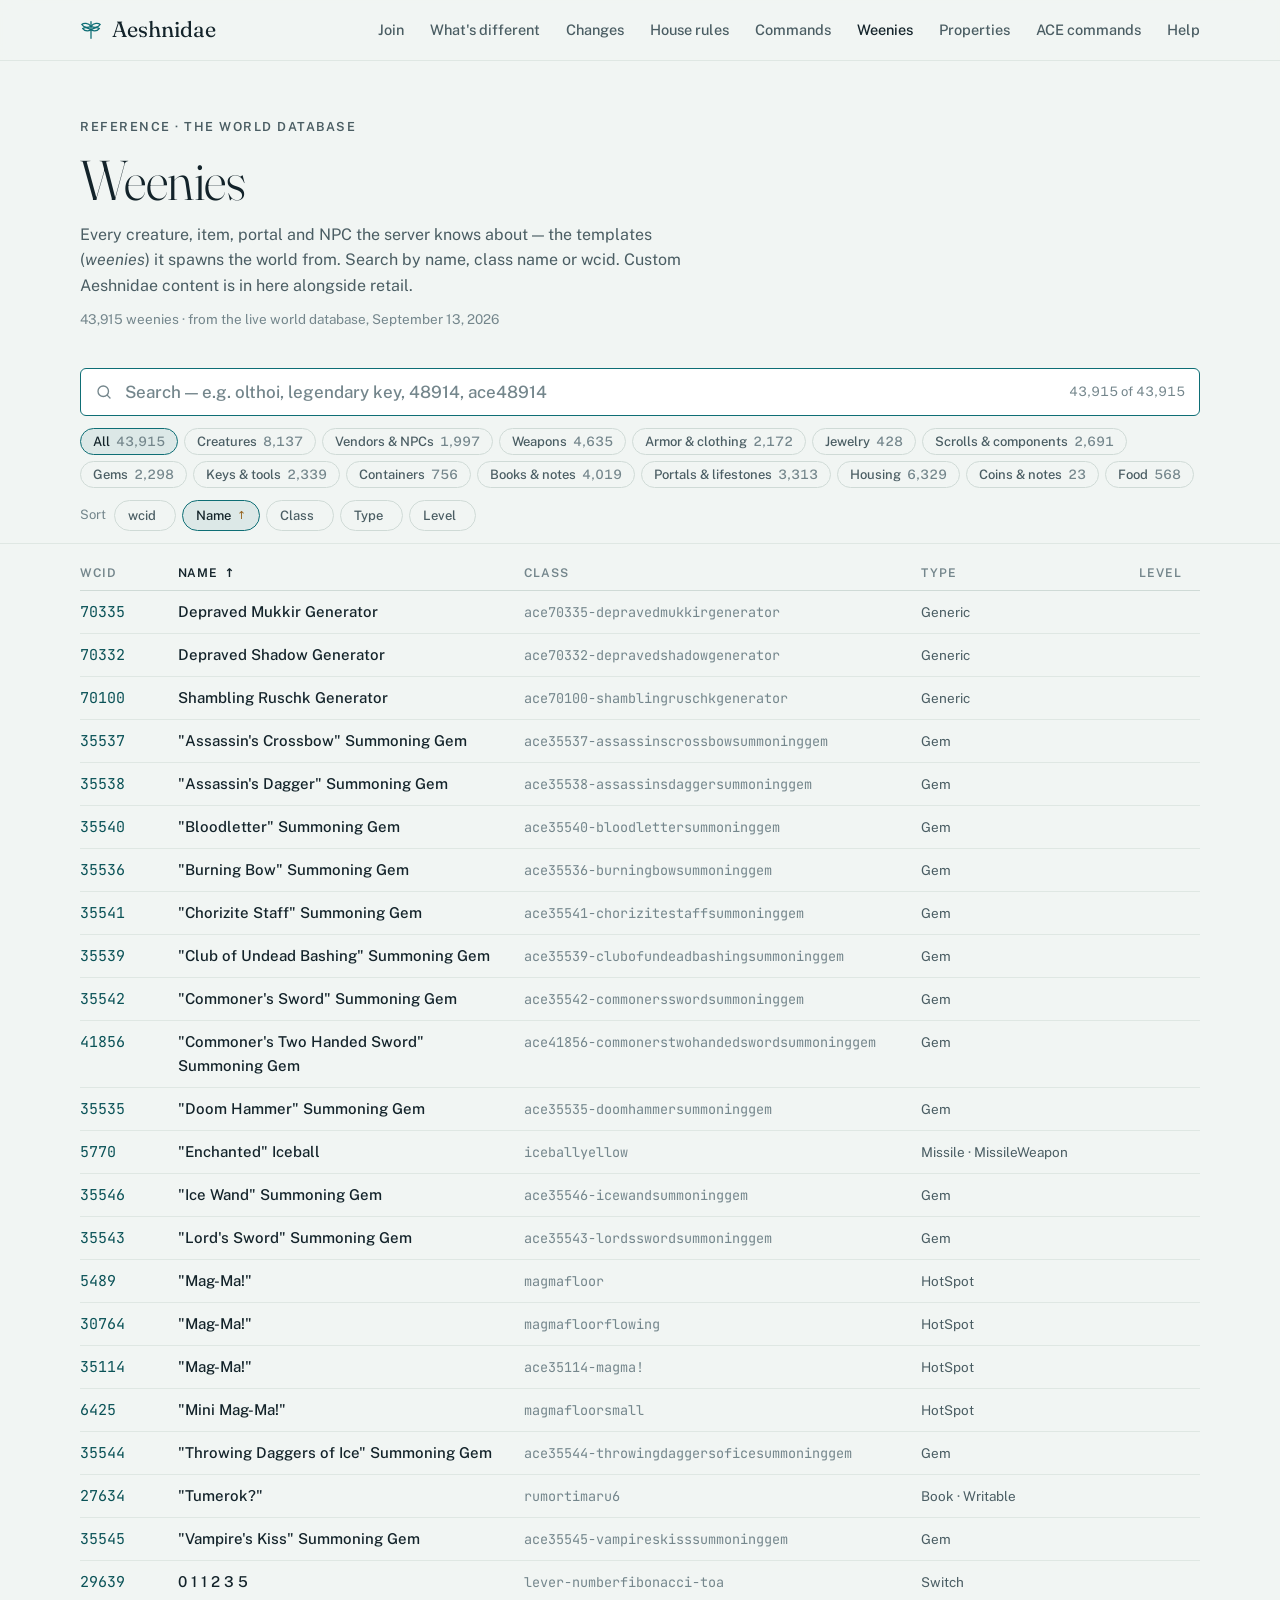
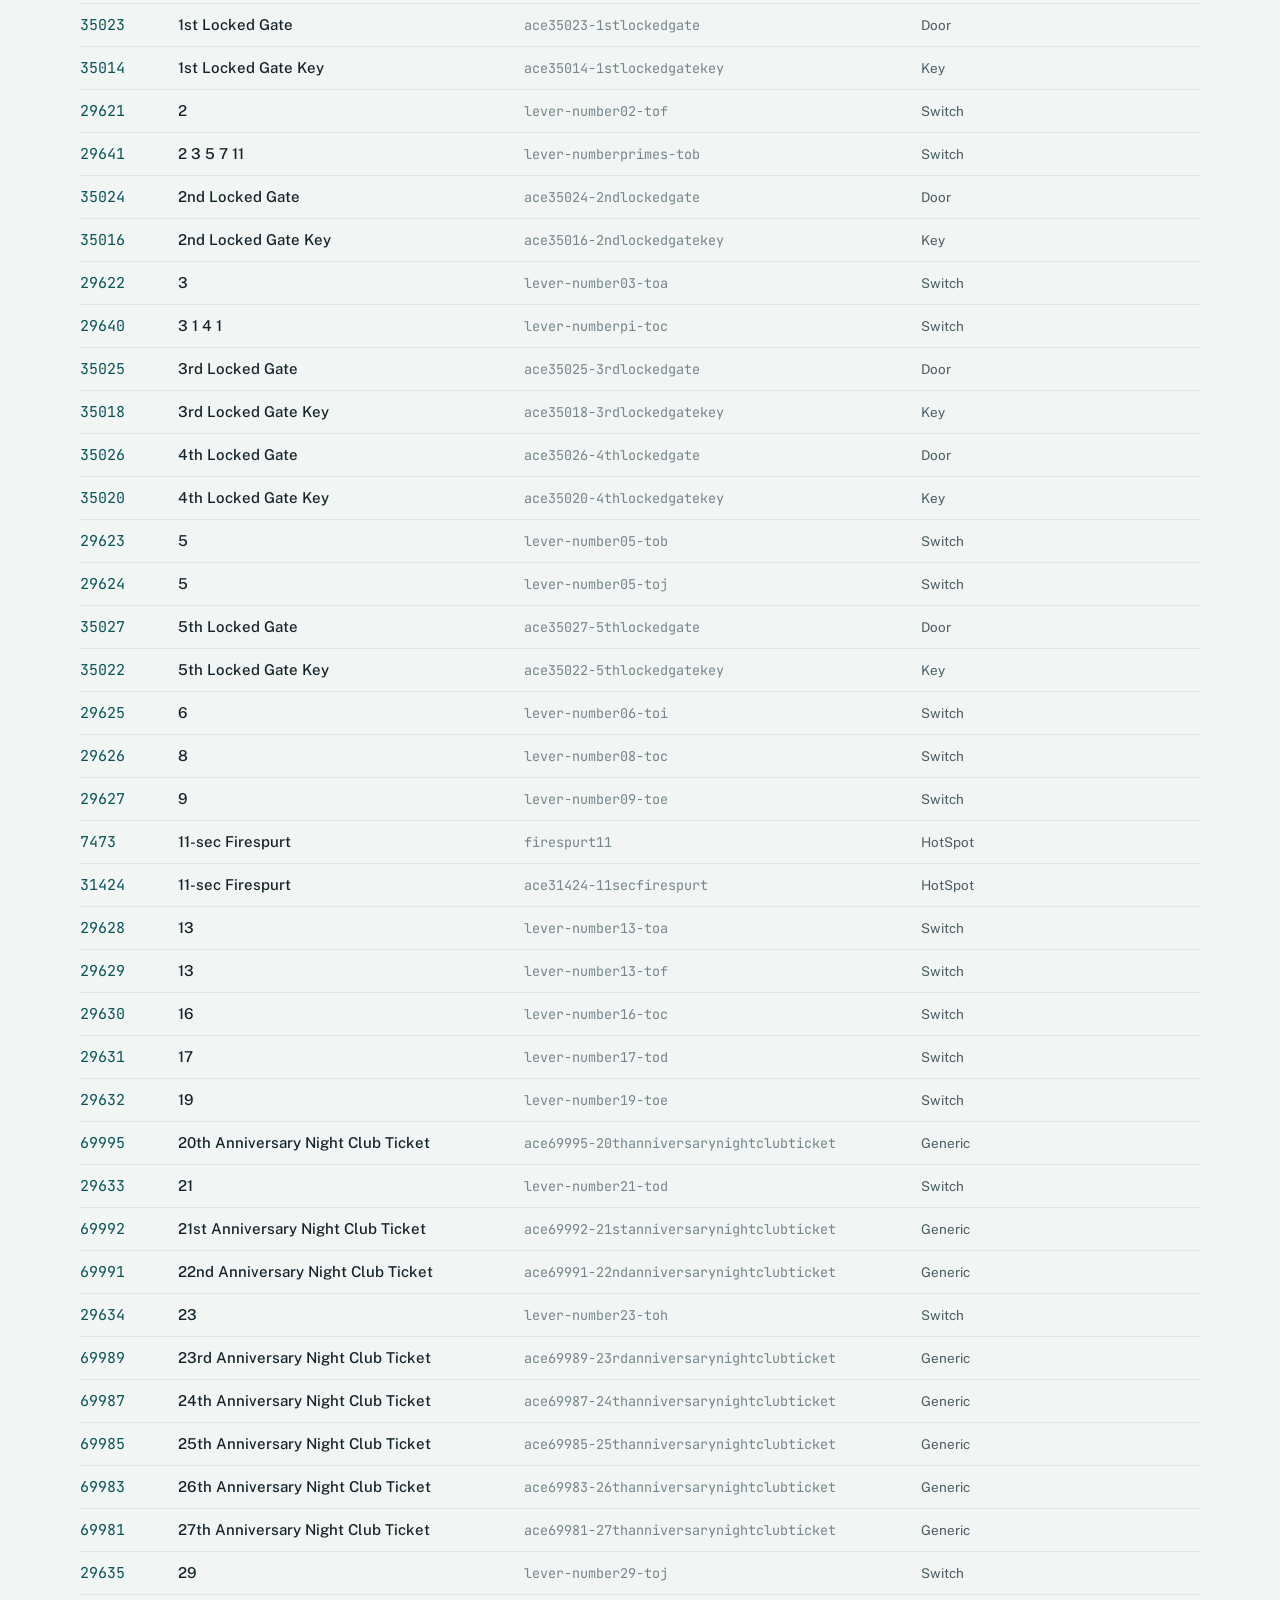
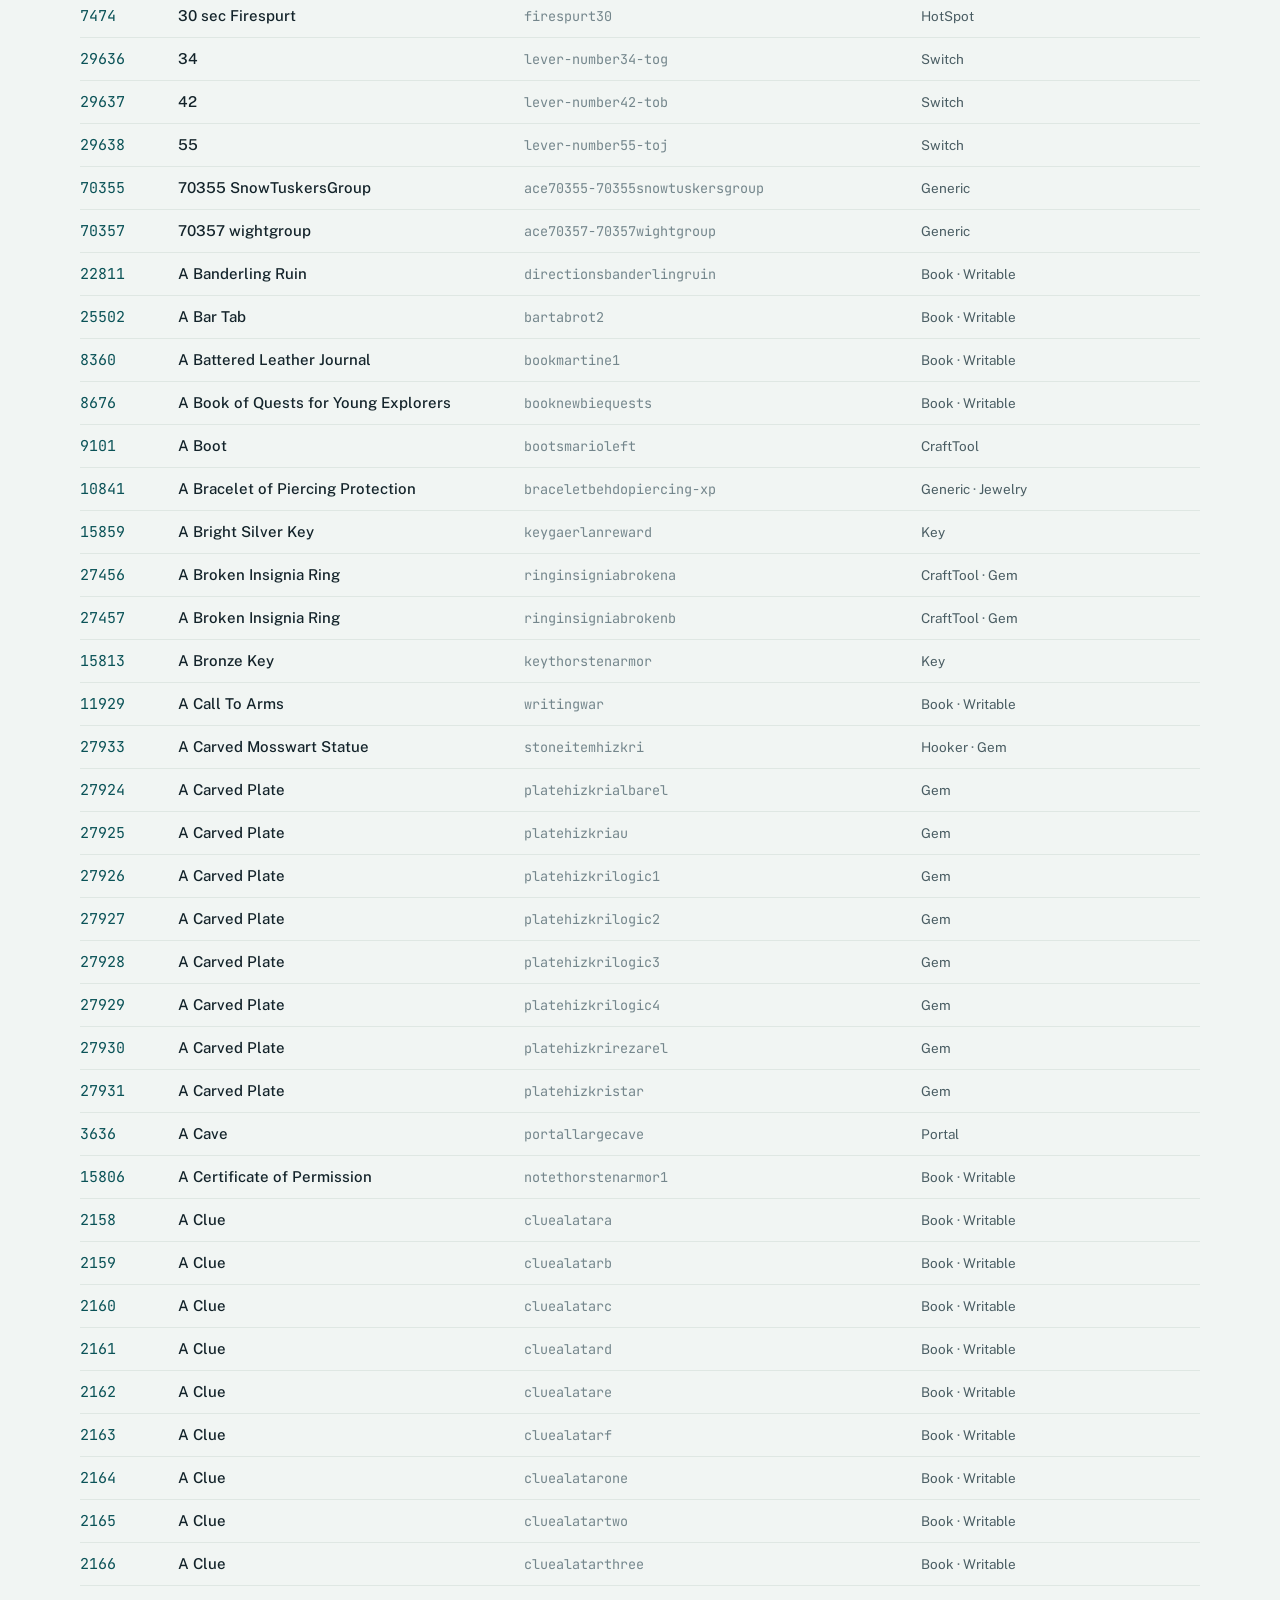
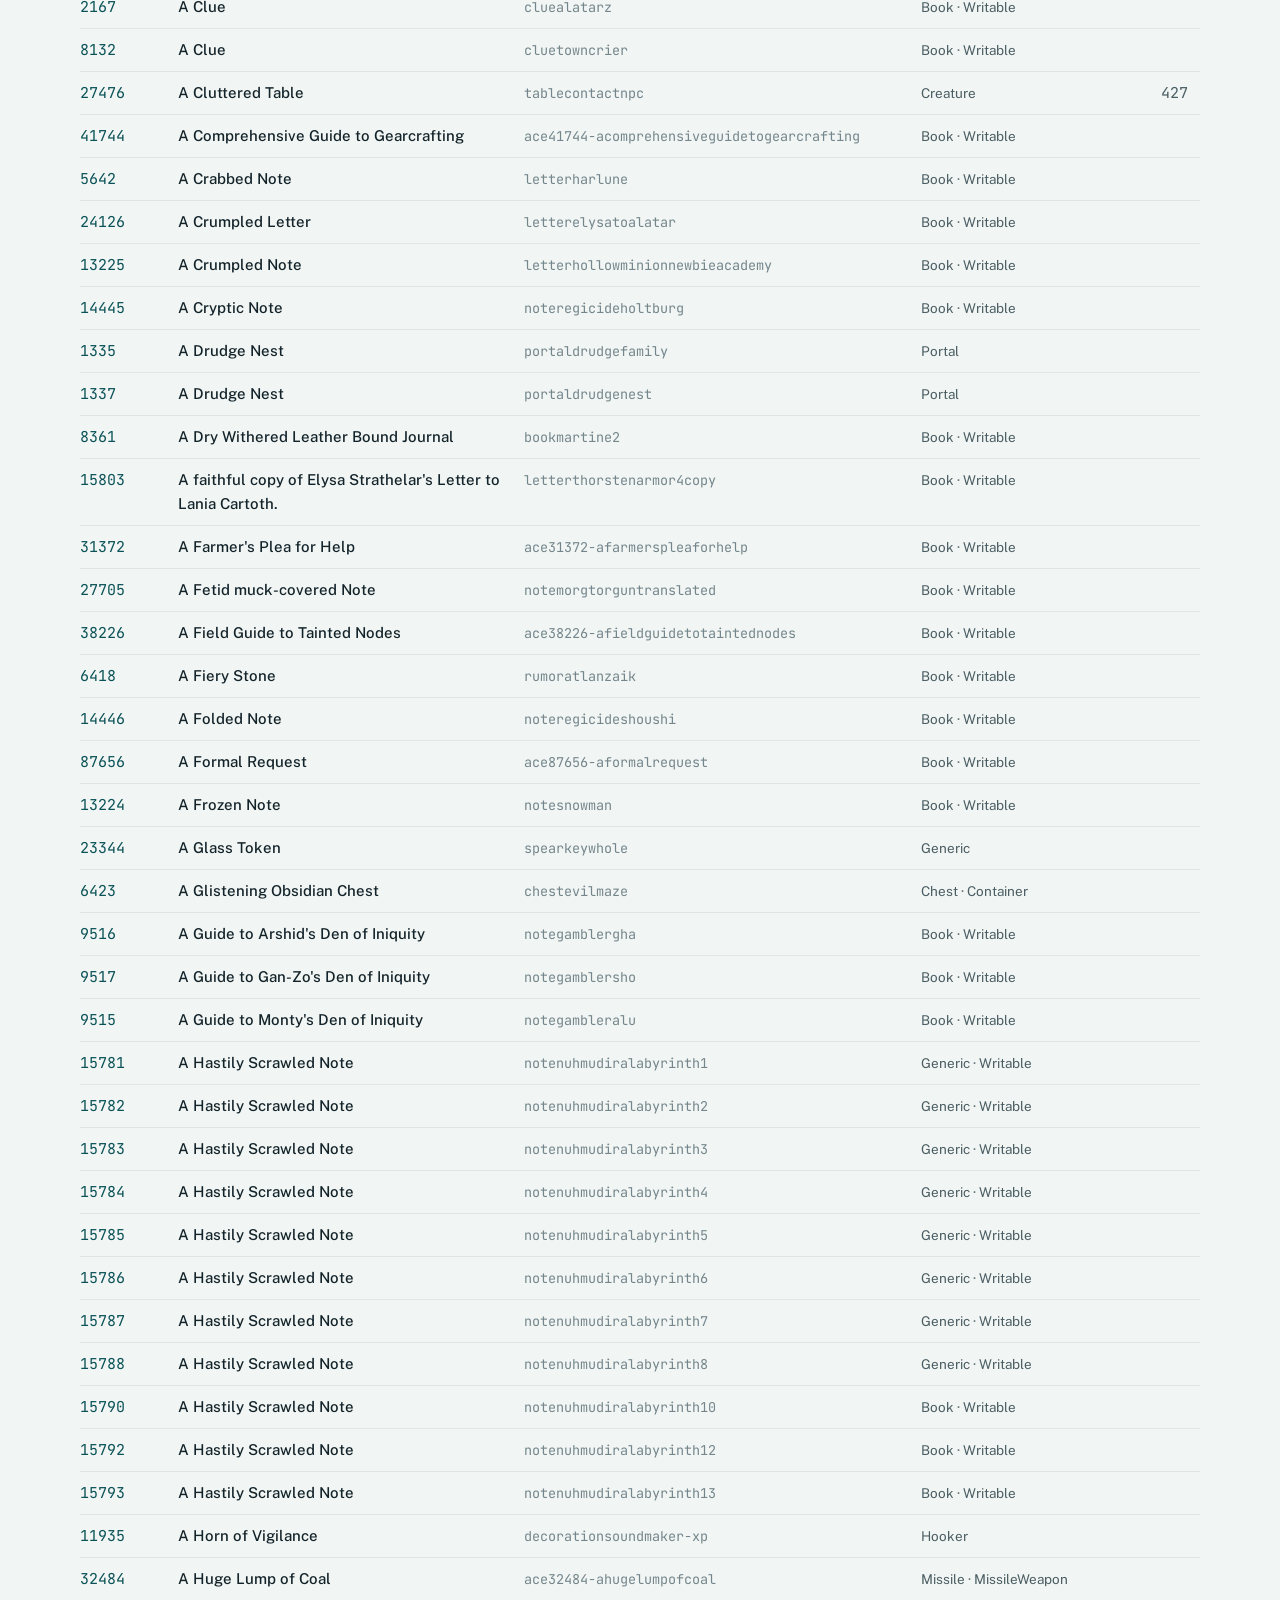
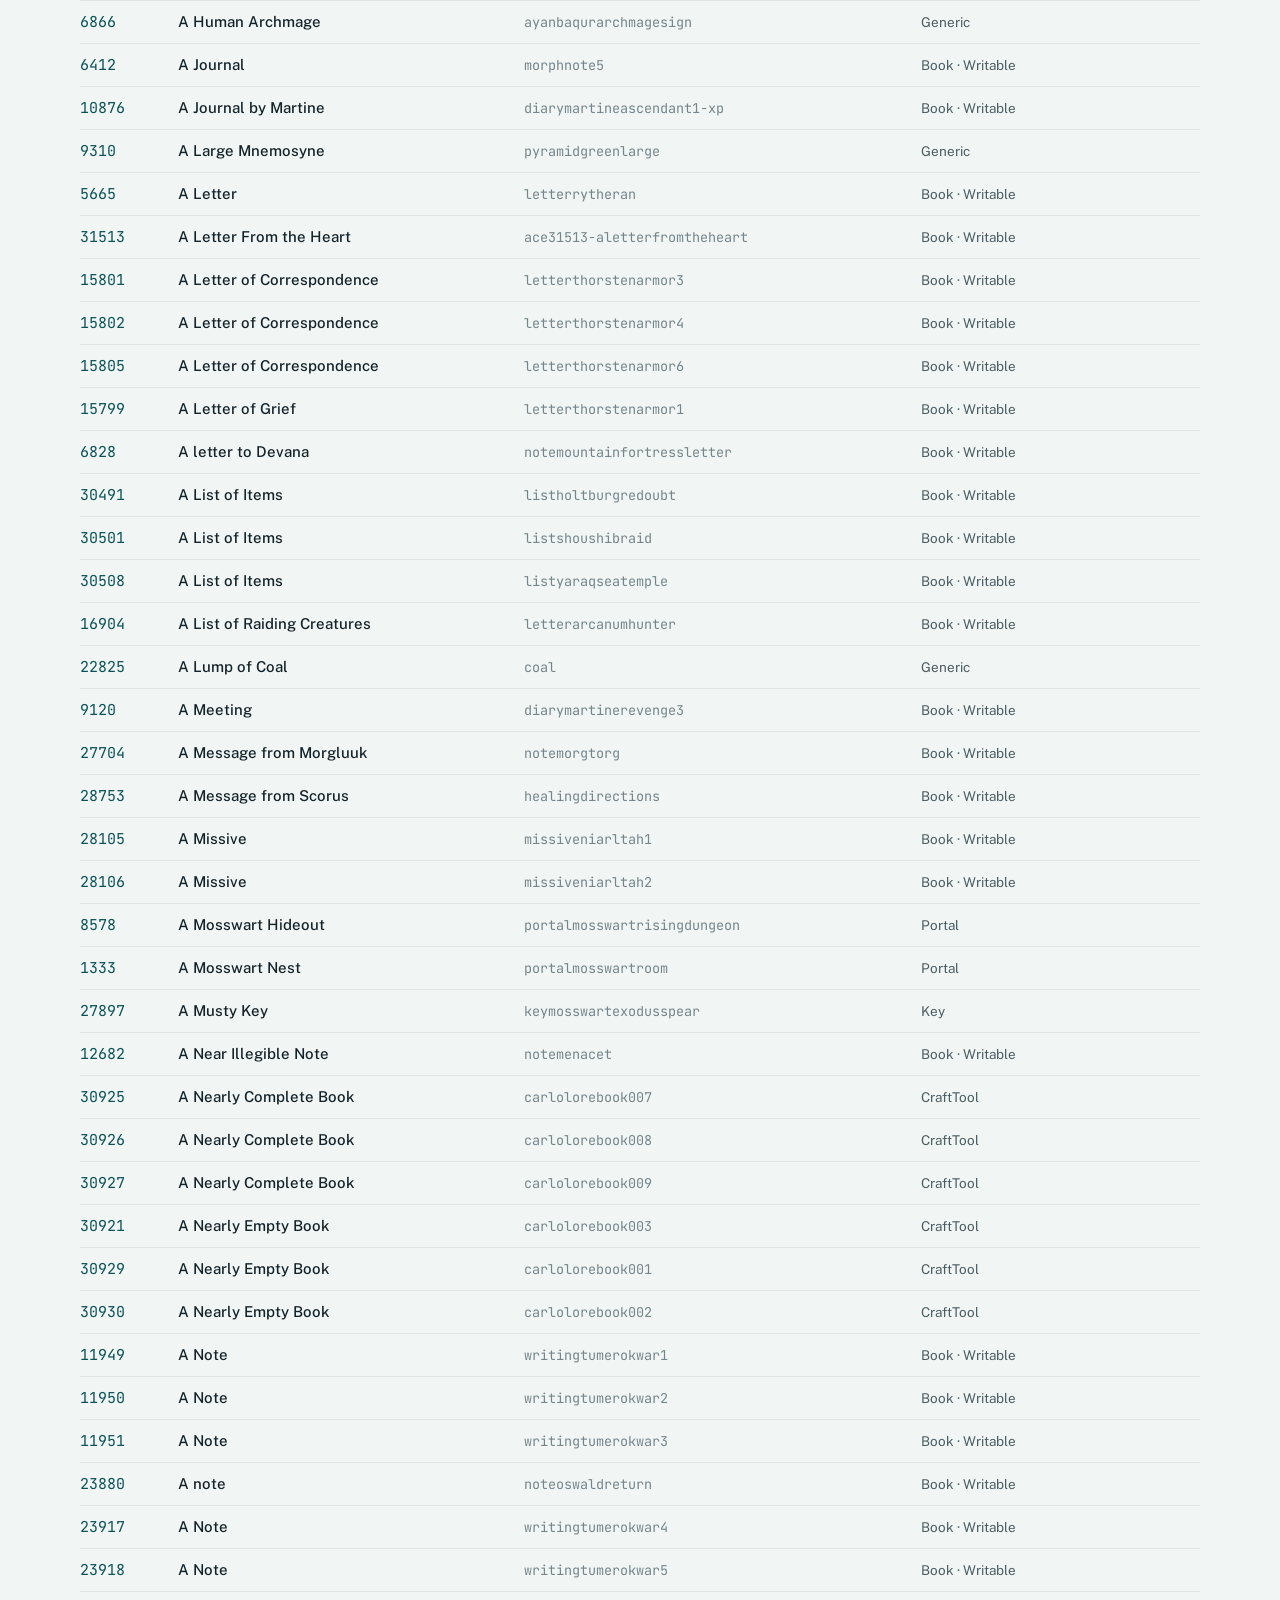
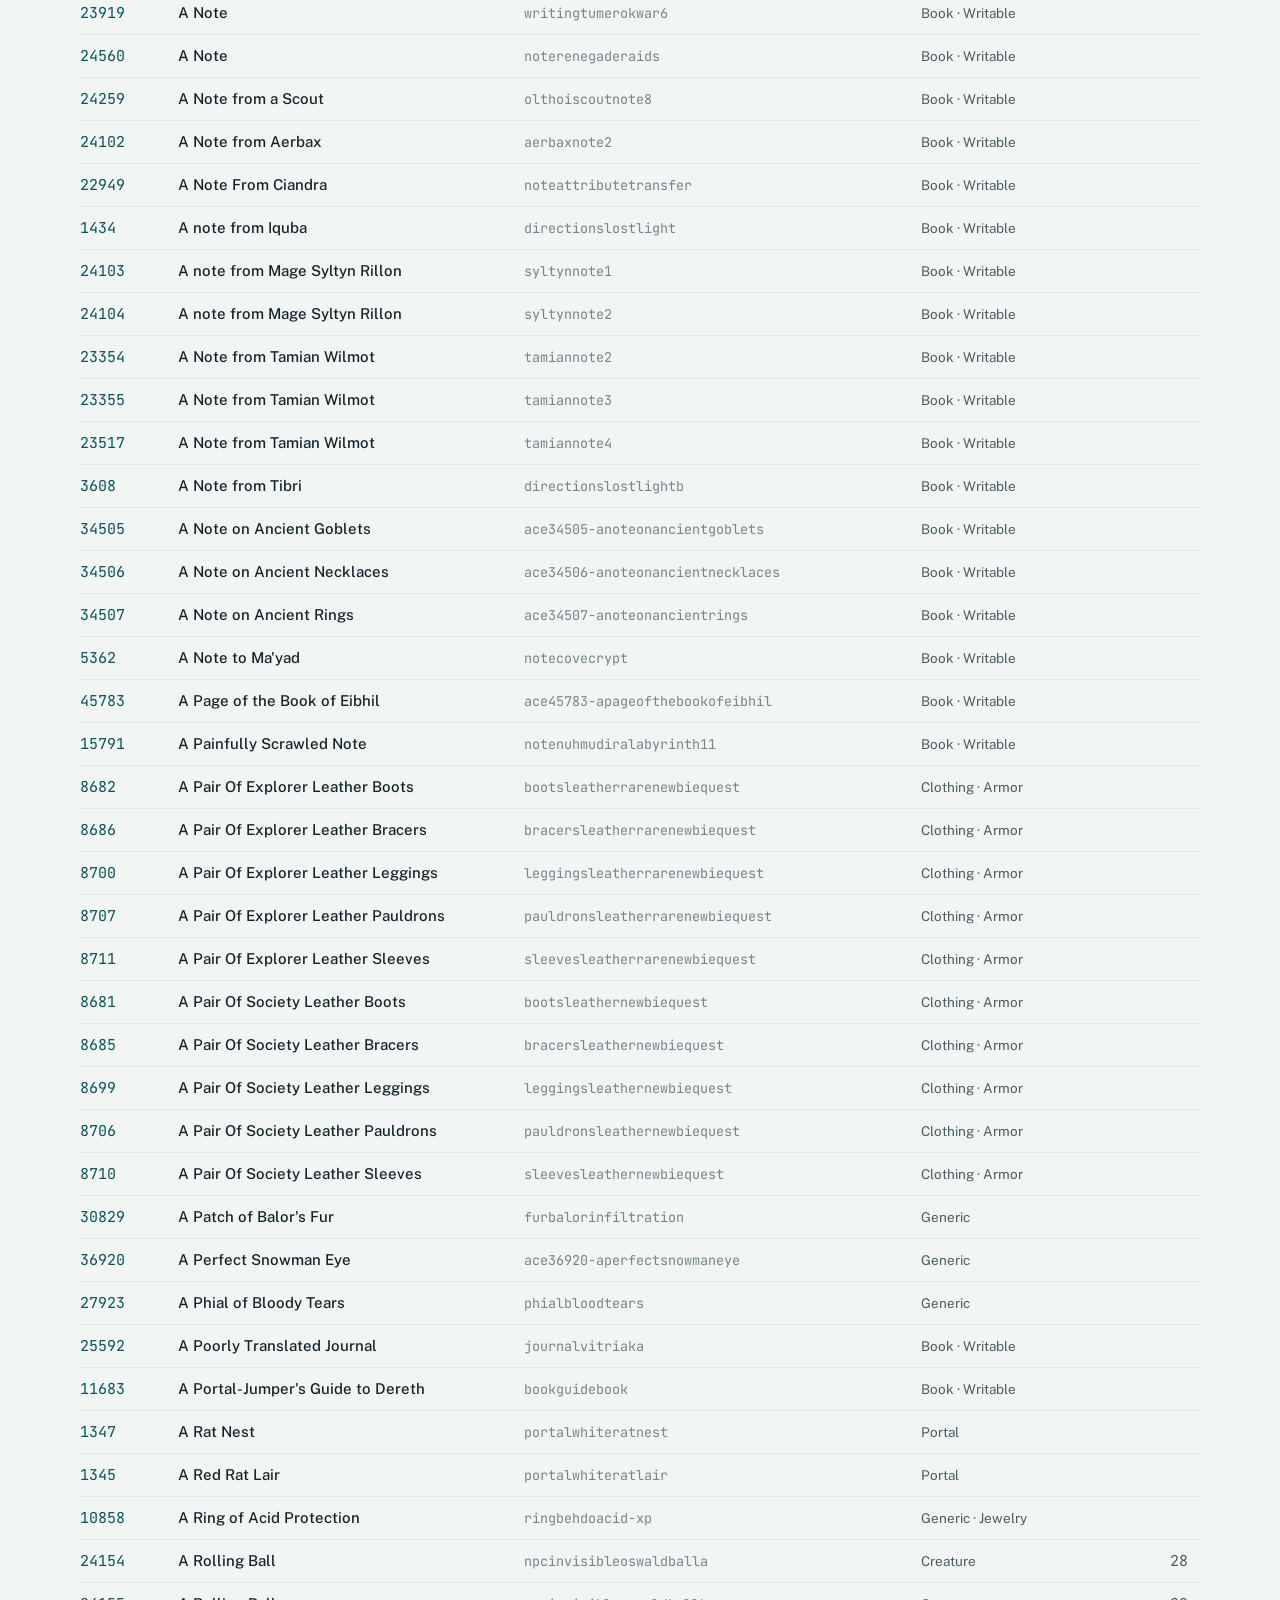
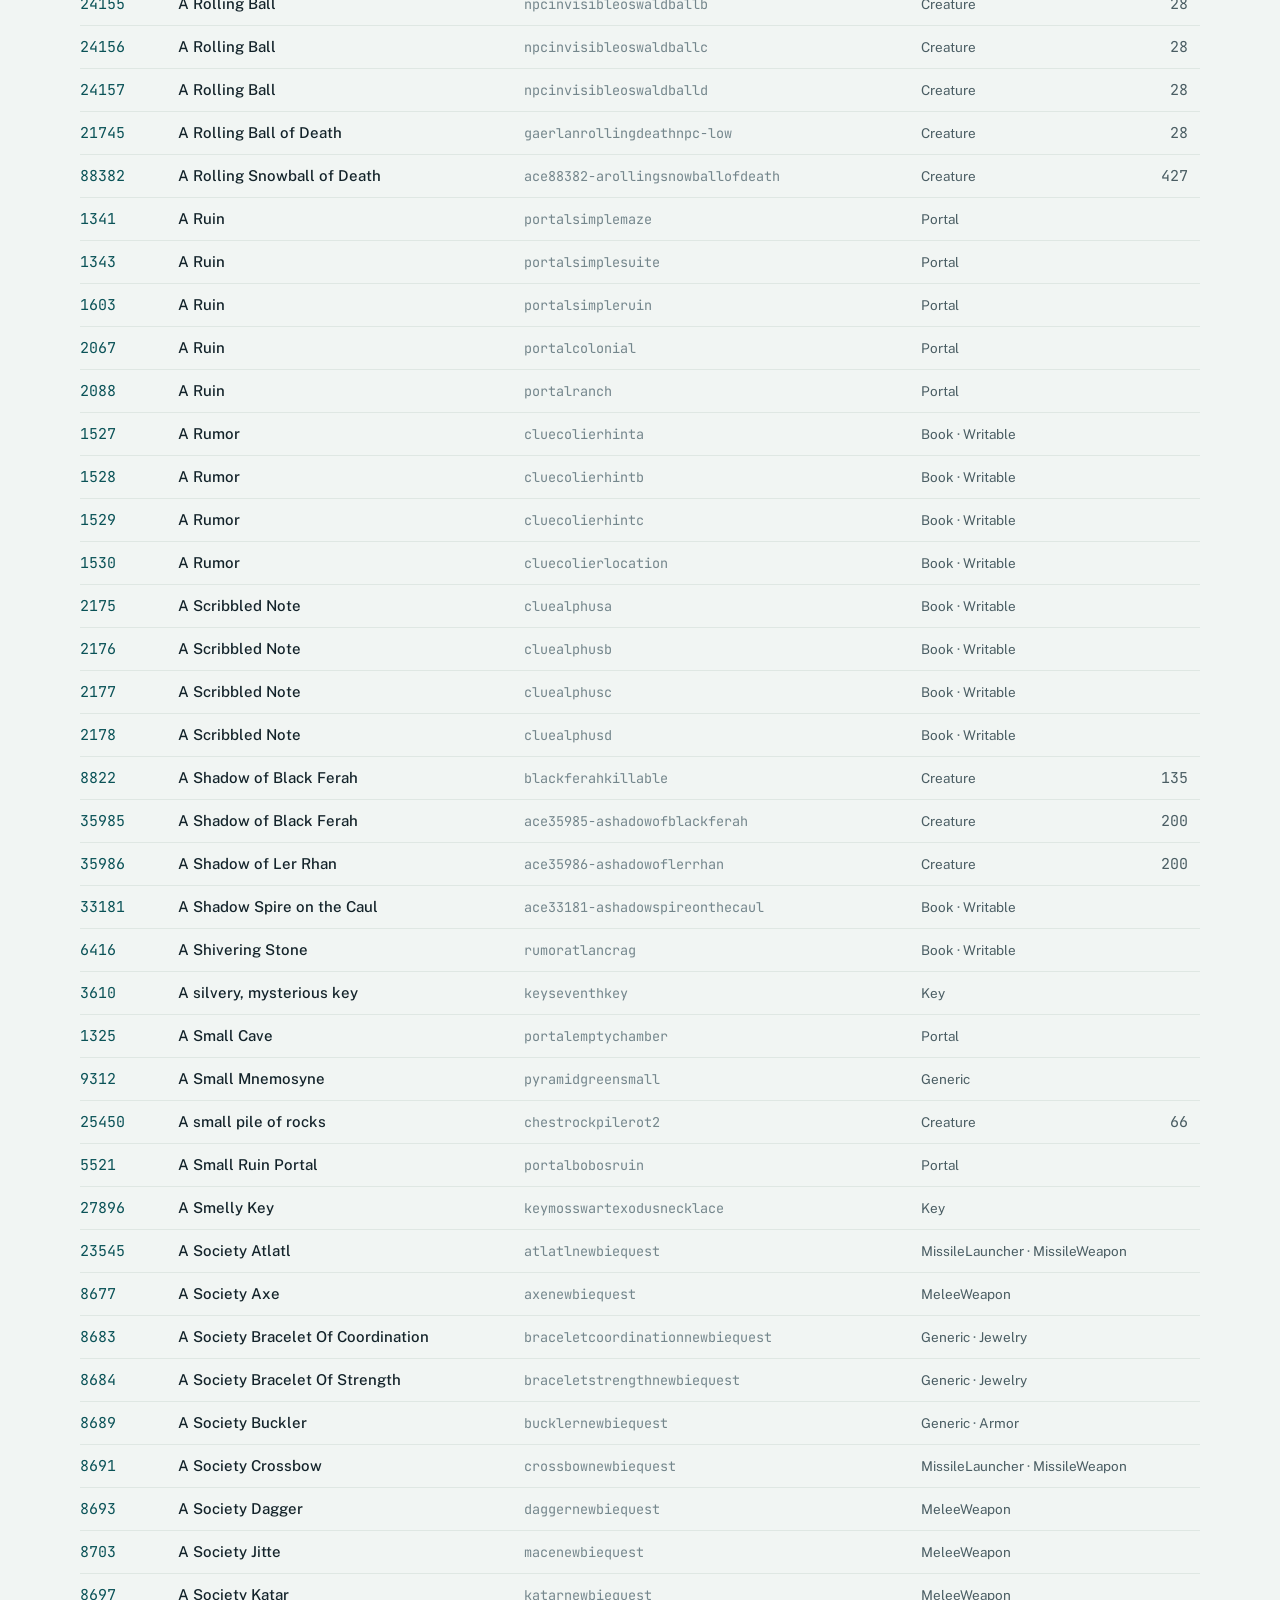
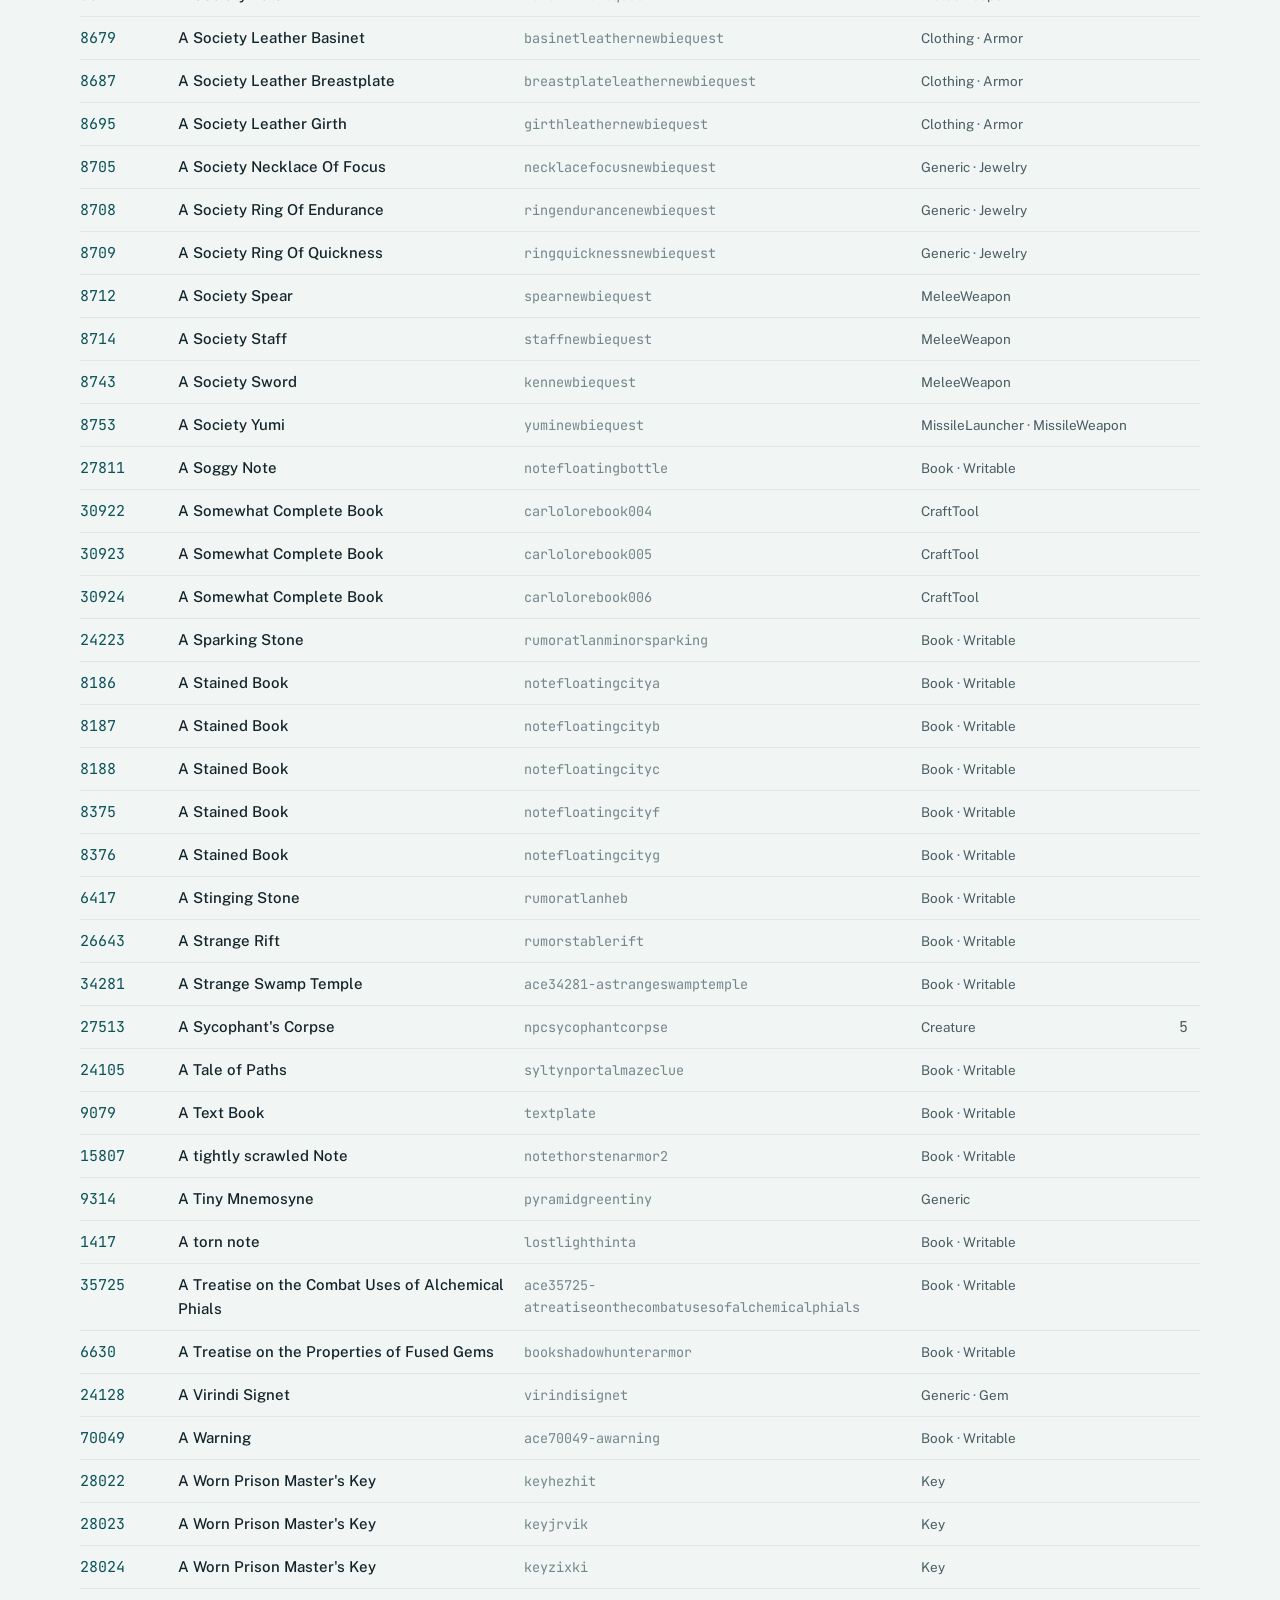
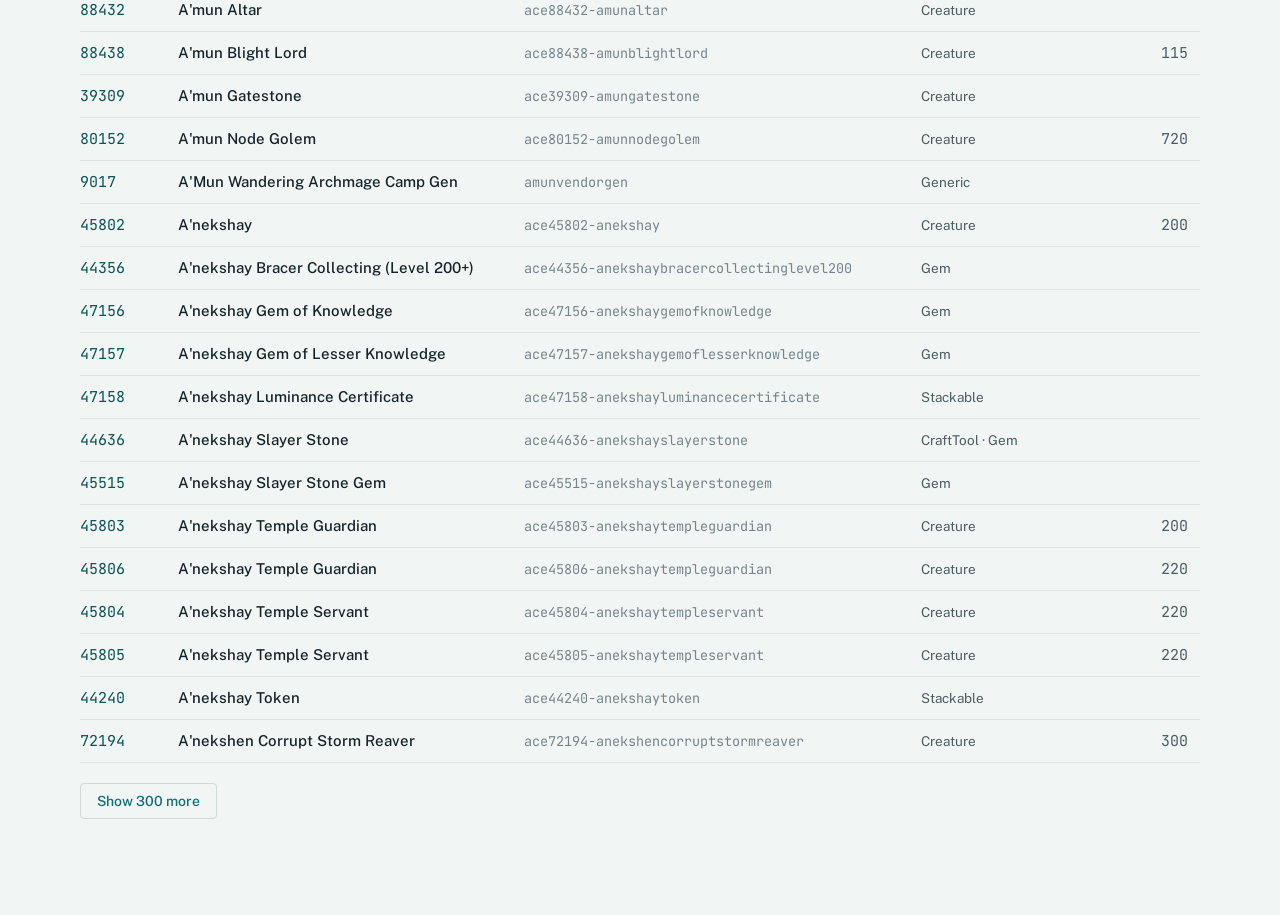
<file: weenies.html>
<!DOCTYPE html>
<html lang="en">
<head>
<meta charset="utf-8">
<meta name="viewport" content="width=device-width, initial-scale=1">
<meta name="description" content="Every weenie in the Aeshnidae world database — creatures, items, portals, NPCs — searchable by name, class or wcid.">
<meta name="theme-color" content="#0B1416" media="(prefers-color-scheme: dark)">
<meta name="theme-color" content="#F1F5F3" media="(prefers-color-scheme: light)">
<link rel="icon" href="data:image/svg+xml,%3Csvg xmlns='http://www.w3.org/2000/svg' viewBox='0 0 24 24' fill='none' stroke='%235CC9C2' stroke-width='1.6' stroke-linecap='round'%3E%3Cpath d='M12 3v18'/%3E%3Cpath d='M12 8c-3-4-8-4-10-2 2 3 6 4 10 2Zm0 0c3-4 8-4 10-2-2 3-6 4-10 2Z'/%3E%3Cpath d='M12 12c-3-3-7-3-9-1.5 2 2.5 5.5 3 9 1.5Zm0 0c3-3 7-3 9-1.5-2 2.5-5.5 3-9 1.5Z'/%3E%3C/svg%3E">
<title>Aeshnidae Weenies</title>
<link rel="preconnect" href="https://fonts.googleapis.com">
<link rel="preconnect" href="https://fonts.gstatic.com" crossorigin>
<link rel="stylesheet" href="https://fonts.googleapis.com/css2?family=Fraunces:ital,opsz,wght@0,9..144,300;0,9..144,400;0,9..144,500;1,9..144,300&family=Public+Sans:wght@400;500;600&family=JetBrains+Mono:wght@400;500&display=swap">

<style>
  :root {
    color-scheme: dark light;
    --ground: #0B1416; --surface: #132126; --surface-alt: #192B31;
    --ink: #E7EEEC; --ink-soft: #A7B9BA; --ink-faint: #77898C;
    --line: #26393E; --line-soft: #1B2C31;
    --accent: #5CC9C2; --accent-deep: #8FDBD6; --accent-wash: rgba(92,201,194,.10);
    --brass: #D6A650; --brass-wash: rgba(214,166,80,.10);
    --focus: #8FDBD6;
  }
  @media (prefers-color-scheme: light) {
    :root:not([data-theme="dark"]) {
      --ground: #F1F5F3; --surface: #FFFFFF; --surface-alt: #E9EFEC;
      --ink: #13232A; --ink-soft: #4A5D63; --ink-faint: #74868C;
      --line: #CFDAD6; --line-soft: #DFE7E3;
      --accent: #0E6E75; --accent-deep: #0A5257; --accent-wash: rgba(14,110,117,.09);
      --brass: #96641F; --brass-wash: rgba(150,100,31,.10);
      --focus: #0E6E75;
    }
  }
  :root[data-theme="light"] {
    --ground: #F1F5F3; --surface: #FFFFFF; --surface-alt: #E9EFEC;
    --ink: #13232A; --ink-soft: #4A5D63; --ink-faint: #74868C;
    --line: #CFDAD6; --line-soft: #DFE7E3;
    --accent: #0E6E75; --accent-deep: #0A5257; --accent-wash: rgba(14,110,117,.09);
    --brass: #96641F; --brass-wash: rgba(150,100,31,.10);
    --focus: #0E6E75;
  }

  *, *::before, *::after { box-sizing: border-box; }
  body { margin: 0; background: var(--ground); color: var(--ink); font-family: "Public Sans", "Segoe UI", system-ui, sans-serif; font-size: 16px; line-height: 1.6; -webkit-font-smoothing: antialiased; }
  :focus-visible { outline: 2px solid var(--focus); outline-offset: 3px; border-radius: 2px; }
  a { color: var(--accent); text-decoration: none; }
  a:hover { color: var(--accent-deep); text-decoration: underline; text-underline-offset: 3px; }
  .wrap { width: min(1120px, calc(100% - 48px)); margin-inline: auto; }
  .eyebrow { font-size: 12.5px; font-weight: 600; letter-spacing: .12em; text-transform: uppercase; color: var(--ink-faint); }
  .mono { font-family: "JetBrains Mono", ui-monospace, Consolas, monospace; font-variant-numeric: tabular-nums; }

  .nav { position: sticky; top: 0; z-index: 10; background: color-mix(in srgb, var(--ground) 86%, transparent); backdrop-filter: blur(10px); -webkit-backdrop-filter: blur(10px); border-bottom: 1px solid var(--line-soft); }
  .nav .wrap { display: flex; align-items: center; justify-content: space-between; height: 60px; gap: 24px; }
  .wordmark { font-family: "Fraunces", Georgia, serif; font-variation-settings: "opsz" 40; font-weight: 400; font-size: 22px; color: var(--ink); display: inline-flex; align-items: center; gap: 10px; }
  .wordmark:hover { text-decoration: none; color: var(--ink); }
  .wordmark svg { width: 22px; height: 22px; color: var(--accent); }
  .nav-links { display: flex; gap: 26px; font-size: 14.5px; font-weight: 500; }
  .nav-links a { color: var(--ink-soft); }
  .nav-links a:hover, .nav-links a[aria-current] { color: var(--ink); text-decoration: none; }
  @media (max-width: 980px) { .nav-links { gap: 16px; font-size: 13.5px; } }

  /* Under 880px the links fold behind a menu button. They used to be display:none
     with nothing in their place, which left Commands and Weenies unreachable on a phone. */
  .nav-toggle { display: none; }
  @media (max-width: 880px) {
    .nav .wrap { position: relative; }
    .nav-toggle {
      display: inline-flex; align-items: center; justify-content: center;
      flex: none; width: 44px; height: 44px; margin-right: -8px;
      background: transparent; border: 1px solid var(--line); border-radius: 8px;
      color: var(--ink-soft); cursor: pointer;
    }
    .nav-toggle:hover { color: var(--ink); border-color: var(--accent); }
    .nav-toggle svg { width: 20px; height: 20px; }
    .nav-toggle .i-close { display: none; }
    .nav-toggle[aria-expanded="true"] { color: var(--ink); border-color: var(--accent); background: var(--accent-wash); }
    .nav-toggle[aria-expanded="true"] .i-open { display: none; }
    .nav-toggle[aria-expanded="true"] .i-close { display: block; }
    .nav-links {
      display: none; flex-direction: column; gap: 0; font-size: 16px;
      position: absolute; top: calc(100% + 8px); left: 0; right: 0;
      background: var(--surface); border: 1px solid var(--line); border-radius: 10px;
      padding: 6px; box-shadow: 0 18px 40px -12px rgba(0, 0, 0, .45);
    }
    .nav-links[data-open] { display: flex; }
    .nav-links a { padding: 12px 14px; border-radius: 6px; }
    .nav-links a:hover { background: var(--surface-alt); text-decoration: none; }
    .nav-links a[aria-current] { color: var(--ink); background: var(--accent-wash); box-shadow: inset 2px 0 0 var(--accent); }
  }

  .head { padding-block: 56px 24px; }
  h1 { font-family: "Fraunces", Georgia, serif; font-variation-settings: "opsz" 144; font-weight: 300; font-size: clamp(38px, 5vw, 56px); line-height: 1.05; margin: 14px 0 12px; letter-spacing: -.01em; }
  .head p { margin: 0; color: var(--ink-soft); max-width: 62ch; }
  .head .meta { font-size: 13.5px; color: var(--ink-faint); margin-top: 10px; }

  /* controls */
  .controls { position: sticky; top: 60px; z-index: 5; background: var(--ground); padding: 14px 0 12px; border-bottom: 1px solid var(--line-soft); }
  .controls .wrap { display: grid; grid-template-columns: minmax(0, 1fr); gap: 12px; }
  .search { display: flex; align-items: center; gap: 12px; background: var(--surface); border: 1px solid var(--line); border-radius: 6px; padding: 0 14px; }
  .search:focus-within { border-color: var(--accent); }
  .search svg { width: 18px; height: 18px; color: var(--ink-faint); flex: none; }
  .search input { flex: 1; min-width: 0; background: transparent; border: 0; color: var(--ink); font: 500 17px "Public Sans", system-ui, sans-serif; padding: 13px 0; outline: none; }
  .search input::placeholder { color: var(--ink-faint); }
  .search .count { font-size: 13px; color: var(--ink-faint); white-space: nowrap; font-variant-numeric: tabular-nums; }
  .chips { display: flex; flex-wrap: wrap; gap: 6px; }
  .chip { font: 500 13px "Public Sans", system-ui, sans-serif; color: var(--ink-soft); background: transparent; border: 1px solid var(--line); border-radius: 999px; padding: 5px 12px; cursor: pointer; }
  .chip:hover { border-color: var(--accent); color: var(--ink); }
  .chip[aria-pressed="true"] { background: var(--accent-wash); border-color: var(--accent); color: var(--ink); }
  .chip .n { color: var(--ink-faint); margin-left: 6px; font-variant-numeric: tabular-nums; }
  /* Sorting reads as the category chips do, each carrying its own direction. These
     are the whole sort control on a phone, where the table head is hidden. */
  .sort { display: flex; flex-wrap: wrap; gap: 6px; align-items: center; }
  .sort-label { font-size: 13px; color: var(--ink-faint); margin-right: 2px; }
  .sort .chip { display: inline-flex; align-items: center; gap: 6px; padding: 7px 13px; }
  .chip .dir { font-size: 11px; line-height: 1; color: var(--brass); }
  .vh { position: absolute; width: 1px; height: 1px; margin: -1px; padding: 0; overflow: hidden; clip: rect(0 0 0 0); white-space: nowrap; border: 0; }

  /* results */
  .results { padding-block: 8px 96px; }
  table { border-collapse: collapse; width: 100%; font-size: 15px; }
  thead th { text-align: left; padding: 0 12px 0 0; border-bottom: 1px solid var(--line); }
  thead th button { display: inline-flex; align-items: center; gap: 6px; width: 100%; font: 600 12px "Public Sans", system-ui, sans-serif; letter-spacing: .08em; text-transform: uppercase; color: var(--ink-faint); background: transparent; border: 0; padding: 14px 0 10px; cursor: pointer; }
  thead th button:hover { color: var(--ink); }
  thead th[aria-sort] button { color: var(--ink); }
  thead th.lvl button { justify-content: flex-end; }
  tbody td { padding: 9px 12px 9px 0; border-bottom: 1px solid var(--line-soft); vertical-align: baseline; }
  td.id { color: var(--accent-deep); width: 6.5em; }
  td.name { color: var(--ink); font-weight: 500; }
  td.cls { color: var(--ink-faint); font-size: 13.5px; }
  td.type { color: var(--ink-soft); font-size: 13.5px; white-space: nowrap; }
  td.lvl { color: var(--ink-soft); text-align: right; width: 4em; }
  /* Between the phone layout and a roomy desktop the five columns don't fit: a mono
     class name like "1yearanniversaryeffectgen" and a nowrap type like
     "MissileLauncher · WeaponsMissile" pushed the page 120px wide. Let them wrap
     rather than shove the whole page sideways. */
  @media (max-width: 900px) {
    td.cls { overflow-wrap: anywhere; }
    td.type { white-space: normal; }
  }
  @media (max-width: 720px) { td.cls, th.cls { display: none; } }

  /* Phones: the head row goes and each result becomes two lines - name and level on
     top, wcid and type beneath - so a 390px screen shows a readable list rather than
     four columns fighting over 340px. Sorting lives entirely in the chips above. */
  @media (max-width: 560px) {
    .chip { min-height: 40px; padding: 8px 13px; }  /* thumbs, not cursors */
    .chips { flex-wrap: nowrap; overflow-x: auto; scrollbar-width: none; min-width: 0; padding-bottom: 2px; }
    .chips::-webkit-scrollbar { display: none; }
    .chips .chip { flex: none; }
    .sort .chip[data-sort="class"] { display: none; }  /* the class column is hidden here anyway */
    .search .count .of { display: none; }  /* "1,203", not "1,203 of 43,915" - the box needs the room */
    thead { display: none; }
    table, tbody, tbody tr, tbody td { display: block; }
    tbody tr { display: grid; grid-template-columns: auto 1fr auto; column-gap: 10px; row-gap: 1px; padding: 11px 0; border-bottom: 1px solid var(--line-soft); }
    tbody td { padding: 0; border: 0; }
    td.name { grid-area: 1 / 1 / 2 / 3; font-size: 16px; }
    td.lvl { grid-area: 1 / 3 / 3 / 4; align-self: center; width: auto; font-size: 13.5px; }
    td.lvl:not(:empty)::before { content: "lv "; color: var(--ink-faint); }
    td.id { grid-area: 2 / 1 / 3 / 2; font-size: 12.5px; }
    td.id::before { content: "#"; color: var(--ink-faint); }
    td.type { grid-area: 2 / 2 / 3 / 3; font-size: 12.5px; white-space: normal; }
  }
  .more { margin-top: 20px; font: 500 14px "Public Sans", system-ui, sans-serif; color: var(--accent); background: transparent; border: 1px solid var(--line); border-radius: 4px; padding: 9px 16px; cursor: pointer; }
  .more:hover { background: var(--accent-wash); border-color: var(--accent); }
  .empty { color: var(--ink-soft); padding: 40px 0; }
  mark { background: var(--brass-wash); color: inherit; border-radius: 2px; padding: 0 1px; }
</style>
</head>
<body>

<header class="nav">
  <div class="wrap">
    <a class="wordmark" href="./" aria-label="Aeshnidae, home">
      <svg viewBox="0 0 24 24" fill="none" stroke="currentColor" stroke-width="1.4" stroke-linecap="round" aria-hidden="true">
        <path d="M12 3v18"/>
        <path d="M12 8c-3-4-8-4-10-2 2 3 6 4 10 2Zm0 0c3-4 8-4 10-2-2 3-6 4-10 2Z"/>
        <path d="M12 12c-3-3-7-3-9-1.5 2 2.5 5.5 3 9 1.5Zm0 0c3-3 7-3 9-1.5-2 2.5-5.5 3-9 1.5Z"/>
      </svg>
      Aeshnidae
    </a>
    <button class="nav-toggle" type="button" aria-expanded="false" aria-controls="nav-links" aria-label="Menu">
      <svg class="i-open" viewBox="0 0 24 24" fill="none" stroke="currentColor" stroke-width="1.8" stroke-linecap="round" aria-hidden="true"><path d="M4 7h16M4 12h16M4 17h16"/></svg>
      <svg class="i-close" viewBox="0 0 24 24" fill="none" stroke="currentColor" stroke-width="1.8" stroke-linecap="round" aria-hidden="true"><path d="M6 6l12 12M18 6 6 18"/></svg>
    </button>
    <nav class="nav-links" id="nav-links" aria-label="Sections">
      <a href="./#join">Join</a>
      <a href="./#different">What's different</a>
      <a href="changes.html">Changes</a>
      <a href="./#rules">House rules</a>
      <a href="commands.html">Commands</a>
      <a href="weenies.html" aria-current="page">Weenies</a>
      <a href="properties.html">Properties</a>
      <a href="ace-commands.html">ACE commands</a>
      <a href="./#help">Help</a>
    </nav>
  </div>
</header>

<main>
  <section class="head">
    <div class="wrap">
      <p class="eyebrow">Reference · the world database</p>
      <h1>Weenies</h1>
      <p>Every creature, item, portal and NPC the server knows about — the templates (<em>weenies</em>) it spawns the world from. Search by name, class name or wcid. Custom Aeshnidae content is in here alongside retail.</p>
      <p class="meta" id="meta">Loading the list…</p>
    </div>
  </section>

  <section class="controls">
    <div class="wrap">
      <label class="search">
        <svg viewBox="0 0 24 24" fill="none" stroke="currentColor" stroke-width="1.8" stroke-linecap="round" aria-hidden="true"><circle cx="11" cy="11" r="7"/><path d="M20 20l-3.5-3.5"/></svg>
        <input id="q" type="search" placeholder="Search — e.g. olthoi, legendary key, 48914, ace48914" autocomplete="off" spellcheck="false" aria-label="Search weenies">
        <span class="count" id="count"></span>
      </label>
      <div class="chips" id="chips" role="group" aria-label="Category"></div>
      <div class="sort" id="sort" role="group" aria-label="Sort">
        <span class="sort-label" aria-hidden="true">Sort</span>
        <button type="button" class="chip" data-sort="wcid" aria-pressed="false">wcid<span class="dir" aria-hidden="true"></span><span class="vh"></span></button>
        <button type="button" class="chip" data-sort="name" aria-pressed="true">Name<span class="dir" aria-hidden="true"></span><span class="vh"></span></button>
        <button type="button" class="chip" data-sort="class" aria-pressed="false">Class<span class="dir" aria-hidden="true"></span><span class="vh"></span></button>
        <button type="button" class="chip" data-sort="type" aria-pressed="false">Type<span class="dir" aria-hidden="true"></span><span class="vh"></span></button>
        <button type="button" class="chip" data-sort="level" aria-pressed="false">Level<span class="dir" aria-hidden="true"></span><span class="vh"></span></button>
      </div>
      <p class="vh" id="sort-state" role="status" aria-live="polite"></p>
    </div>
  </section>

  <section class="results">
    <div class="wrap">
      <table id="table" hidden>
        <thead>
          <tr>
            <th><button type="button" data-sort="wcid">wcid<span class="dir" aria-hidden="true"></span></button></th>
            <th aria-sort="ascending"><button type="button" data-sort="name">Name<span class="dir" aria-hidden="true"></span></button></th>
            <th class="cls"><button type="button" data-sort="class">Class<span class="dir" aria-hidden="true"></span></button></th>
            <th><button type="button" data-sort="type">Type<span class="dir" aria-hidden="true"></span></button></th>
            <th class="lvl"><button type="button" data-sort="level">Level<span class="dir" aria-hidden="true"></span></button></th>
          </tr>
        </thead>
        <tbody id="rows"></tbody>
      </table>
      <p class="empty" id="empty" hidden>Nothing matches. Try fewer words, or the wcid.</p>
      <button class="more" id="more" type="button" hidden>Show 300 more</button>
    </div>
  </section>
</main>

<script>
(function () {
  var PAGE = 300;

  // Categories are derived from ACE's WeenieType plus the ItemType flag, so a
  // creature is a creature whether it's a monster or a shopkeeper's dog.
  var CATS = [
    ["all", "All", function () { return true; }],
    ["creature", "Creatures", function (r) { return /^(Creature|Cow|Pet|CombatPet)$/.test(r[3]); }],
    ["npc", "Vendors & NPCs", function (r) { return r[3] === "Vendor" || (r[3] === "Creature" && r[5] === 0); }],
    ["weapon", "Weapons", function (r) { return /^(MeleeWeapon|MissileLauncher|Missile|Ammunition|Caster)$/.test(r[3]); }],
    ["armor", "Armor & clothing", function (r) { return r[3] === "Clothing" || /^(Armor|Clothing)$/.test(r[4]); }],
    ["jewelry", "Jewelry", function (r) { return r[4] === "Jewelry"; }],
    ["magic", "Scrolls & components", function (r) { return /^(Scroll|SpellComponent|ManaStone)$/.test(r[3]); }],
    ["gem", "Gems", function (r) { return r[3] === "Gem" || r[4] === "Gem"; }],
    ["key", "Keys & tools", function (r) { return /^(Key|Lockpick|CraftTool)$/.test(r[3]) || /^(Key|TinkeringTool|TinkeringMaterial|Craft)/.test(r[4]); }],
    ["container", "Containers", function (r) { return /^(Container|Chest|Corpse)$/.test(r[3]); }],
    ["book", "Books & notes", function (r) { return r[3] === "Book" || r[4] === "Writable"; }],
    ["portal", "Portals & lifestones", function (r) { return /^(Portal|LifeStone|HousePortal)$/.test(r[3]); }],
    ["house", "Housing", function (r) { return /^(House|Deed|SlumLord|Hook|Storage|BootSpot)$/.test(r[3]); }],
    ["money", "Coins & notes", function (r) { return r[3] === "Coin" || /^(Money|PromissoryNote)$/.test(r[4]); }],
    ["food", "Food", function (r) { return r[3] === "Food" || r[4] === "Food"; }]
  ];

  // Every sortable column, with the direction it opens in: names, classes and types
  // read best A-Z, wcids lowest-first, levels highest-first. Clicking the field that
  // is already sorted reverses it, so every column goes both ways.
  var FIELDS = {
    wcid:  { label: "wcid",  open: 1,  asc: "lowest first", desc: "highest first" },
    name:  { label: "name",  open: 1,  asc: "A to Z",       desc: "Z to A" },
    "class": { label: "class", open: 1, asc: "A to Z",      desc: "Z to A" },
    type:  { label: "type",  open: 1,  asc: "A to Z",       desc: "Z to A" },
    level: { label: "level", open: -1, asc: "lowest first", desc: "highest first" }
  };

  function isField(f) { return Object.prototype.hasOwnProperty.call(FIELDS, f); }

  // One collator, not one per comparison: 44,000 rows is some 700,000 compares and
  // String.localeCompare is far slower. numeric:true also keeps "Olthoi 2" ahead of
  // "Olthoi 10", which plain lexical order gets backwards.
  var coll = new Intl.Collator(undefined, { sensitivity: "base", numeric: true });

  var rows = [], view = [], shown = 0, cat = "all", sort = "name", dir = FIELDS.name.open, query = "";
  var $ = function (id) { return document.getElementById(id); };

  function esc(s) { return String(s).replace(/[&<>"]/g, function (c) { return { "&": "&amp;", "<": "&lt;", ">": "&gt;", '"': "&quot;" }[c]; }); }

  function highlight(text, terms) {
    var out = esc(text);
    terms.forEach(function (t) {
      if (t.length < 2) return;
      out = out.replace(new RegExp("(" + t.replace(/[.*+?^${}()|[\]\\]/g, "\\$&") + ")", "ig"), "<mark>$1</mark>");
    });
    return out;
  }

  // What the Type column shows. Computed once per row at load and kept in r[7], because
  // the type sort would otherwise rebuild the string on every comparison.
  function typeText(r) { return r[3] === r[4] || !r[4] || r[4] === "Misc" ? r[3] : r[3] + " · " + r[4]; }

  // wcid is the last tiebreak everywhere, so equal names never shuffle between sorts.
  function comparator() {
    var d = dir;
    if (sort === "wcid") return function (a, b) { return d * (a[0] - b[0]); };
    if (sort === "level") return function (a, b) { return d * ((a[5] || 0) - (b[5] || 0)) || coll.compare(a[2], b[2]) || a[0] - b[0]; };
    if (sort === "class") return function (a, b) { return d * coll.compare(a[1], b[1]) || a[0] - b[0]; };
    if (sort === "type") return function (a, b) { return d * coll.compare(a[7], b[7]) || coll.compare(a[2], b[2]) || a[0] - b[0]; };
    return function (a, b) { return d * coll.compare(a[2], b[2]) || a[0] - b[0]; };
  }

  function syncSort() {
    var f = FIELDS[sort], arrow = dir > 0 ? "↑" : "↓", phrase = dir > 0 ? f.asc : f.desc;
    Array.prototype.forEach.call(document.querySelectorAll("button[data-sort]"), function (b) {
      var field = b.getAttribute("data-sort"), meta = FIELDS[field], on = field === sort;
      var th = b.parentNode.tagName === "TH" ? b.parentNode : null;
      b.querySelector(".dir").textContent = on ? arrow : "";
      b.title = on ? "Sorted by " + meta.label + ", " + phrase + " — click to reverse"
                   : "Sort by " + meta.label + ", " + (meta.open > 0 ? meta.asc : meta.desc);
      if (th) {
        // The table's own sort state belongs on the header cell, not the button.
        if (on) th.setAttribute("aria-sort", dir > 0 ? "ascending" : "descending");
        else th.removeAttribute("aria-sort");
      } else {
        b.setAttribute("aria-pressed", on ? "true" : "false");
        b.querySelector(".vh").textContent = on ? ", " + phrase + ", click to reverse" : "";
      }
    });
    $("sort-state").textContent = "Sorted by " + f.label + ", " + phrase + ".";
  }

  function setSort(field) {
    if (!isField(field)) return;
    if (field === sort) dir = -dir;              // same field again: turn it around
    else { sort = field; dir = FIELDS[field].open; }
    syncSort();
    apply();
  }

  // Search, category and sort all live in the query string, so any view of the list -
  // "every portal by wcid", "olthoi by level" - is a link someone can paste in Discord.
  function syncURL() {
    var p = new URLSearchParams();
    if (query) p.set("q", query);
    if (cat !== "all") p.set("cat", cat);
    if (sort !== "name" || dir !== FIELDS.name.open) { p.set("sort", sort); p.set("dir", dir > 0 ? "asc" : "desc"); }
    var qs = p.toString();
    try { history.replaceState(null, "", location.pathname + (qs ? "?" + qs : "") + location.hash); } catch (e) { /* file:// */ }
  }

  function apply() {
    var terms = query.toLowerCase().split(/\s+/).filter(Boolean);
    var pred = CATS.filter(function (c) { return c[0] === cat; })[0][2];
    view = rows.filter(function (r) {
      if (!pred(r)) return false;
      if (!terms.length) return true;
      return terms.every(function (t) { return r[6].indexOf(t) !== -1; });
    });
    view.sort(comparator());
    shown = 0;
    $("rows").innerHTML = "";
    $("count").innerHTML = view.length.toLocaleString() + "<span class=\"of\"> of " + rows.length.toLocaleString() + "</span>";
    $("empty").hidden = view.length > 0;
    $("table").hidden = view.length === 0;
    syncURL();
    more(terms);
  }

  function more(terms) {
    terms = terms || query.toLowerCase().split(/\s+/).filter(Boolean);
    var html = "", end = Math.min(view.length, shown + PAGE);
    for (var i = shown; i < end; i++) {
      var r = view[i];
      html += "<tr><td class=\"id mono\">" + highlight(r[0], terms) + "</td>" +
              "<td class=\"name\">" + highlight(r[2], terms) + "</td>" +
              "<td class=\"cls mono\">" + highlight(r[1], terms) + "</td>" +
              "<td class=\"type\">" + esc(r[7]) + "</td>" +
              "<td class=\"lvl mono\">" + (r[5] ? r[5] : "") + "</td></tr>";
    }
    $("rows").insertAdjacentHTML("beforeend", html);
    shown = end;
    $("more").hidden = shown >= view.length;
    $("more").textContent = "Show " + Math.min(PAGE, view.length - shown) + " more";
  }

  function buildChips() {
    var box = $("chips");
    CATS.forEach(function (c) {
      var n = rows.filter(c[2]).length;
      if (!n) return;
      var b = document.createElement("button");
      b.type = "button"; b.className = "chip"; b.dataset.cat = c[0];
      b.setAttribute("aria-pressed", c[0] === cat ? "true" : "false");
      b.innerHTML = esc(c[1]) + "<span class=\"n\">" + n.toLocaleString() + "</span>";
      b.addEventListener("click", function () {
        cat = c[0];
        box.querySelectorAll(".chip").forEach(function (x) { x.setAttribute("aria-pressed", x.dataset.cat === cat ? "true" : "false"); });
        apply();
      });
      box.appendChild(b);
    });
  }

  var timer;
  $("q").addEventListener("input", function () { clearTimeout(timer); timer = setTimeout(function () { query = $("q").value.trim(); apply(); }, 120); });
  $("more").addEventListener("click", function () { more(); });
  // One handler for both sets of controls: the chips above and the table heads.
  document.addEventListener("click", function (e) {
    var b = e.target.closest("button[data-sort]");
    if (b) setSort(b.getAttribute("data-sort"));
  });

  // Deep links, so a weenie - or a whole sorted view - can be pointed at from Discord.
  var params = new URLSearchParams(location.search);
  if (params.get("q")) $("q").value = params.get("q");
  if (isField(params.get("sort"))) {
    sort = params.get("sort");
    dir = params.get("dir") === "asc" ? 1 : params.get("dir") === "desc" ? -1 : FIELDS[sort].open;
  }

  fetch("weenies.json", { cache: "default" })
    .then(function (r) { if (!r.ok) throw new Error(r.status + " " + r.statusText); return r.json(); })
    .then(function (d) {
      rows = d.rows;
      // one lowercase haystack per row: "wcid class name", plus the type text the
      // Type column and the type sort both read
      rows.forEach(function (r) { r[6] = (r[0] + " " + r[1] + " " + r[2]).toLowerCase(); r[7] = typeText(r); });
      var when = new Date(d.generated);
      $("meta").textContent = rows.length.toLocaleString() + " weenies · from the live world database, " + when.toLocaleDateString(undefined, { year: "numeric", month: "long", day: "numeric" });
      buildChips();
      var wantCat = params.get("cat");
      if (wantCat && CATS.some(function (c) { return c[0] === wantCat; })) {
        cat = wantCat;
        $("chips").querySelectorAll(".chip").forEach(function (x) { x.setAttribute("aria-pressed", x.dataset.cat === cat ? "true" : "false"); });
      }
      query = $("q").value.trim();
      syncSort();
      apply();
      // Focusing the box on a phone throws the keyboard up over the list before the
      // reader has seen it, so only the desktop layout gets the cursor.
      if (window.matchMedia("(min-width: 881px)").matches) $("q").focus();
    })
    .catch(function (err) {
      $("meta").textContent = "The list could not be loaded (" + (err.message || err) + "). Try again in a minute.";
    });
})();
</script>
<script>
// The menu button only exists under 760px; above it the CSS shows the links
// whatever the data-open state is, so nothing here has to run on resize.
(function () {
  var t = document.querySelector(".nav-toggle"), n = document.getElementById("nav-links");
  if (!t || !n) return;
  function set(open) {
    t.setAttribute("aria-expanded", open ? "true" : "false");
    if (open) n.setAttribute("data-open", ""); else n.removeAttribute("data-open");
  }
  t.addEventListener("click", function () { set(t.getAttribute("aria-expanded") !== "true"); });
  n.addEventListener("click", function (e) { if (e.target.closest("a")) set(false); });
  document.addEventListener("click", function (e) { if (!e.target.closest(".nav")) set(false); });
  document.addEventListener("keydown", function (e) {
    if (e.key === "Escape" && t.getAttribute("aria-expanded") === "true") { set(false); t.focus(); }
  });
})();
</script>
</body>
</html>
</file>
<file: site.css>
/* ---------- Tokens: dark-first (the un-stamped default on a dark OS) ---------- */
  :root {
    color-scheme: dark light;
    --ground:       #0B1416;
    --ground-deep:  #070F11;
    --surface:      #132126;
    --surface-alt:  #192B31;
    --ink:          #E7EEEC;
    --ink-soft:     #A7B9BA;
    --ink-faint:    #77898C;
    --line:         #26393E;
    --line-soft:    #1B2C31;
    --accent:       #5CC9C2;
    --accent-deep:  #8FDBD6;
    --accent-wash:  rgba(92, 201, 194, .10);
    --brass:        #D6A650;
    --brass-deep:   #E9C27A;
    --brass-wash:   rgba(214, 166, 80, .10);
    --focus:        #8FDBD6;
    --shadow:       0 1px 2px rgba(0,0,0,.35), 0 18px 40px -22px rgba(0,0,0,.7);
    --wing-vein:    rgba(92, 201, 194, .34);
    --wing-edge:    rgba(214, 166, 80, .55);
    --wing-stigma:  rgba(214, 166, 80, .28);
  }

  @media (prefers-color-scheme: light) {
    :root:not([data-theme="dark"]) {
      --ground:       #F1F5F3;
      --ground-deep:  #E6ECE9;
      --surface:      #FFFFFF;
      --surface-alt:  #E9EFEC;
      --ink:          #13232A;
      --ink-soft:     #4A5D63;
      --ink-faint:    #74868C;
      --line:         #CFDAD6;
      --line-soft:    #DFE7E3;
      --accent:       #0E6E75;
      --accent-deep:  #0A5257;
      --accent-wash:  rgba(14, 110, 117, .09);
      --brass:        #96641F;
      --brass-deep:   #7A5017;
      --brass-wash:   rgba(150, 100, 31, .10);
      --focus:        #0E6E75;
      --shadow:       0 1px 2px rgba(16,40,45,.06), 0 18px 40px -22px rgba(16,40,45,.25);
      --wing-vein:    rgba(14, 110, 117, .30);
      --wing-edge:    rgba(150, 100, 31, .55);
      --wing-stigma:  rgba(150, 100, 31, .22);
    }
  }
  :root[data-theme="light"] {
    --ground:       #F1F5F3;
    --ground-deep:  #E6ECE9;
    --surface:      #FFFFFF;
    --surface-alt:  #E9EFEC;
    --ink:          #13232A;
    --ink-soft:     #4A5D63;
    --ink-faint:    #74868C;
    --line:         #CFDAD6;
    --line-soft:    #DFE7E3;
    --accent:       #0E6E75;
    --accent-deep:  #0A5257;
    --accent-wash:  rgba(14, 110, 117, .09);
    --brass:        #96641F;
    --brass-deep:   #7A5017;
    --brass-wash:   rgba(150, 100, 31, .10);
    --focus:        #0E6E75;
    --shadow:       0 1px 2px rgba(16,40,45,.06), 0 18px 40px -22px rgba(16,40,45,.25);
    --wing-vein:    rgba(14, 110, 117, .30);
    --wing-edge:    rgba(150, 100, 31, .55);
    --wing-stigma:  rgba(150, 100, 31, .22);
  }

  /* ---------- Base ---------- */
  *, *::before, *::after { box-sizing: border-box; }
  html { scroll-behavior: smooth; }
  @media (prefers-reduced-motion: reduce) { html { scroll-behavior: auto; } }

  body {
    margin: 0;
    background: var(--ground);
    color: var(--ink);
    font-family: "Public Sans", "Segoe UI", system-ui, sans-serif;
    font-size: 17px;
    line-height: 1.6;
    -webkit-font-smoothing: antialiased;
  }

  :focus-visible { outline: 2px solid var(--focus); outline-offset: 3px; border-radius: 2px; }

  a { color: var(--accent); text-decoration: none; }
  a:hover { color: var(--accent-deep); text-decoration: underline; text-underline-offset: 3px; }

  code, kbd, .mono {
    font-family: "JetBrains Mono", ui-monospace, Consolas, monospace;
    font-size: .92em;
  }
  code { color: var(--accent-deep); }

  h1, h2, h3 { text-wrap: balance; margin: 0; }
  .display {
    font-family: "Fraunces", "Iowan Old Style", Georgia, serif;
    font-variation-settings: "opsz" 144;
    font-weight: 300;
    letter-spacing: -.01em;
    line-height: 1.05;
  }
  .display em { font-style: italic; font-weight: 300; color: var(--brass); }

  .eyebrow {
    font-size: 12.5px;
    font-weight: 600;
    letter-spacing: .12em;
    text-transform: uppercase;
    color: var(--ink-faint);
  }
  .eyebrow .sep { margin: 0 .5em; color: var(--line); }

  .wrap { width: min(1120px, calc(100% - 48px)); margin-inline: auto; }
  .prose { max-width: 62ch; }
  p { margin: 0; }
  .lede { font-size: 19px; color: var(--ink-soft); line-height: 1.55; }
  .soft { color: var(--ink-soft); }

  section { padding-block: 88px; }
  section + section { border-top: 1px solid var(--line-soft); }
  .section-head { display: grid; gap: 14px; margin-bottom: 44px; }
  .section-head h2 { font-size: clamp(30px, 3.6vw, 40px); }

  /* ---------- Nav ---------- */
  .nav {
    position: sticky; top: 0; z-index: 10;
    background: color-mix(in srgb, var(--ground) 86%, transparent);
    backdrop-filter: blur(10px);
    -webkit-backdrop-filter: blur(10px);
    border-bottom: 1px solid var(--line-soft);
  }
  .nav .wrap { display: flex; align-items: center; justify-content: space-between; height: 60px; gap: 24px; }
  .wordmark {
    font-family: "Fraunces", Georgia, serif;
    font-variation-settings: "opsz" 40;
    font-weight: 400;
    font-size: 22px;
    color: var(--ink);
    display: inline-flex; align-items: center; gap: 10px;
  }
  .wordmark:hover { text-decoration: none; color: var(--ink); }
  .wordmark svg { width: 22px; height: 22px; color: var(--accent); }
  .nav-links { display: flex; gap: 26px; font-size: 14.5px; font-weight: 500; }
  .nav-links a { color: var(--ink-soft); }
  .nav-links a:hover { color: var(--ink); text-decoration: none; }
  @media (max-width: 980px) { .nav-links { gap: 16px; font-size: 13.5px; } }

  /* Under 880px the links fold behind a menu button. They used to be display:none
     with nothing in their place, which left Commands and Weenies unreachable on a phone. */
  .nav-toggle { display: none; }
  @media (max-width: 880px) {
    .nav .wrap { position: relative; }
    .nav-toggle {
      display: inline-flex; align-items: center; justify-content: center;
      flex: none; width: 44px; height: 44px; margin-right: -8px;
      background: transparent; border: 1px solid var(--line); border-radius: 8px;
      color: var(--ink-soft); cursor: pointer;
    }
    .nav-toggle:hover { color: var(--ink); border-color: var(--accent); }
    .nav-toggle svg { width: 20px; height: 20px; }
    .nav-toggle .i-close { display: none; }
    .nav-toggle[aria-expanded="true"] { color: var(--ink); border-color: var(--accent); background: var(--accent-wash); }
    .nav-toggle[aria-expanded="true"] .i-open { display: none; }
    .nav-toggle[aria-expanded="true"] .i-close { display: block; }
    .nav-links {
      display: none; flex-direction: column; gap: 0; font-size: 16px;
      position: absolute; top: calc(100% + 8px); left: 0; right: 0;
      background: var(--surface); border: 1px solid var(--line); border-radius: 10px;
      padding: 6px; box-shadow: 0 18px 40px -12px rgba(0, 0, 0, .45);
    }
    .nav-links[data-open] { display: flex; }
    .nav-links a { padding: 12px 14px; border-radius: 6px; }
    .nav-links a:hover { background: var(--surface-alt); text-decoration: none; }
    .nav-links a[aria-current] { color: var(--ink); background: var(--accent-wash); box-shadow: inset 2px 0 0 var(--accent); }
  }

  /* ---------- Hero ---------- */
  .hero {
    position: relative;
    overflow: hidden;
    padding-block: 96px 80px;
    background: linear-gradient(180deg, var(--ground) 0%, var(--ground-deep) 100%);
    border-bottom: 1px solid var(--line-soft);
  }
  .hero canvas {
    position: absolute; inset: 0;
    width: 100%; height: 100%;
    pointer-events: none;
  }
  .hero .wrap { position: relative; }
  .hero-grid {
    display: grid;
    grid-template-columns: minmax(0, 1.25fr) minmax(300px, .9fr);
    gap: 56px;
    align-items: end;
  }
  @media (max-width: 880px) { .hero-grid { grid-template-columns: minmax(0, 1fr); gap: 40px; } }
  .hero h1 { font-size: clamp(44px, 6.4vw, 78px); margin-block: 22px 24px; max-width: 12ch; }
  .hero .lede { max-width: 52ch; }

  .facts {
    display: flex; flex-wrap: wrap; gap: 8px 28px;
    margin-top: 34px;
    font-size: 14px; color: var(--ink-soft);
  }
  .facts span::before {
    content: ""; display: inline-block; width: 5px; height: 5px; border-radius: 50%;
    background: var(--brass); margin-right: 10px; vertical-align: 2px;
  }

  /* Connection card — the one lifted object on the page */
  .connect {
    background: var(--surface);
    border: 1px solid var(--line);
    border-radius: 6px;
    box-shadow: var(--shadow);
    padding: 22px 24px 20px;
  }
  .connect .eyebrow { color: var(--brass); display: flex; flex-wrap: wrap; justify-content: space-between; align-items: center; gap: 6px 12px; }
  .connect .eyebrow .live { color: var(--ink-faint); letter-spacing: .08em; font-weight: 500; }
  .connect .eyebrow .live::before {
    content: ""; display: inline-block; width: 7px; height: 7px; border-radius: 50%;
    background: var(--accent); margin-right: 7px; vertical-align: 1px;
    box-shadow: 0 0 0 3px var(--accent-wash);
  }
  .fields { display: grid; margin-top: 14px; }
  .field {
    display: grid; grid-template-columns: 84px minmax(0, 1fr) auto; align-items: center; gap: 14px;
    padding: 11px 0; border-top: 1px solid var(--line-soft);
  }
  .field:first-child { border-top: 0; }
  .field .k { font-size: 12.5px; font-weight: 600; letter-spacing: .06em; text-transform: uppercase; color: var(--ink-faint); }
  .field .v { font-family: "JetBrains Mono", ui-monospace, monospace; font-size: 17px; font-variant-numeric: tabular-nums; color: var(--ink); overflow-wrap: anywhere; }
  .field .v.plain { font-family: "Public Sans", system-ui, sans-serif; font-size: 15px; color: var(--ink-soft); }
  .copy {
    font: 500 12.5px "Public Sans", system-ui, sans-serif;
    color: var(--accent); background: transparent;
    border: 1px solid var(--line); border-radius: 4px;
    padding: 4px 10px; cursor: pointer; min-width: 64px;
  }
  .copy:hover { background: var(--accent-wash); border-color: var(--accent); }
  .copy[data-done] { color: var(--brass); border-color: var(--brass); }
  .connect .note { margin-top: 14px; font-size: 13.5px; color: var(--ink-faint); line-height: 1.5; }

  /* ---------- Steps ---------- */
  .steps { display: grid; grid-template-columns: repeat(3, minmax(0, 1fr)); gap: 36px; }
  @media (max-width: 880px) { .steps { grid-template-columns: minmax(0, 1fr); gap: 28px; } }
  .step { display: grid; grid-template-columns: 44px minmax(0, 1fr); gap: 14px; align-items: start; }
  .step .n {
    font-family: "Fraunces", Georgia, serif; font-variation-settings: "opsz" 72;
    font-weight: 300; font-size: 40px; line-height: 1; color: var(--brass);
    font-variant-numeric: tabular-nums; margin-top: -2px;
  }
  .step h3 { font-size: 19px; font-weight: 600; margin-bottom: 8px; line-height: 1.3; }
  .step p { color: var(--ink-soft); font-size: 15.5px; }
  .step p + p { margin-top: 8px; }
  .cmdline {
    margin-top: 12px; padding: 10px 12px;
    background: var(--surface-alt); border: 1px solid var(--line-soft); border-radius: 4px;
    font-family: "JetBrains Mono", ui-monospace, monospace; font-size: 12.5px; line-height: 1.5;
    color: var(--ink); overflow-x: auto; white-space: nowrap;
  }
  .cmdline b { font-weight: 500; color: var(--brass); }

  /* ---------- Features ---------- */
  .features {
    display: grid; grid-template-columns: repeat(3, minmax(0, 1fr));
    border-top: 1px solid var(--line); border-left: 1px solid var(--line);
  }
  @media (max-width: 960px) { .features { grid-template-columns: repeat(2, minmax(0, 1fr)); } }
  @media (max-width: 600px) { .features { grid-template-columns: minmax(0, 1fr); } }
  .feature {
    padding: 26px 26px 24px;
    border-right: 1px solid var(--line); border-bottom: 1px solid var(--line);
    display: grid; grid-template-rows: auto 1fr auto; gap: 12px;
  }
  .feature.lead { background: var(--accent-wash); }
  /* A card left alone on the last row stretches across it, so an odd count reads as a
     deliberate closer rather than a leftover. */
  .feature:last-child:nth-child(3n + 1) { grid-column: 1 / -1; }
  .feature h3 {
    font-family: "Fraunces", Georgia, serif; font-variation-settings: "opsz" 40;
    font-weight: 400; font-size: 23px; line-height: 1.2;
  }
  .feature p { color: var(--ink-soft); font-size: 15px; }
  .feature p strong { color: var(--ink); font-weight: 600; }
  .feature .cmds { display: grid; gap: 5px; margin-top: 6px; font-size: 13.5px; }
  .feature .cmds div { display: flex; gap: 10px; align-items: baseline; flex-wrap: wrap; }
  .feature .cmds code { color: var(--accent-deep); white-space: nowrap; }
  .feature .cmds span { color: var(--ink-faint); }

  /* ---------- Rules ---------- */
  .rules-grid { display: grid; grid-template-columns: minmax(0, 5fr) minmax(0, 7fr); gap: 56px; align-items: start; }
  @media (max-width: 880px) { .rules-grid { grid-template-columns: minmax(0, 1fr); gap: 36px; } }
  .rules { display: grid; }
  .rule { padding: 20px 0; border-top: 1px solid var(--line-soft); display: grid; gap: 6px; }
  .rule:last-child { border-bottom: 1px solid var(--line-soft); }
  .rule h3 {
    font-family: "Fraunces", Georgia, serif; font-variation-settings: "opsz" 40;
    font-weight: 400; font-size: 22px;
  }
  .rule h3 strong { font-weight: 500; color: var(--brass); }
  .rule p { color: var(--ink-soft); font-size: 15.5px; }
  .aside {
    border-left: 2px solid var(--brass); padding: 4px 0 4px 18px;
    color: var(--ink-soft); font-size: 15.5px; margin-top: 26px;
  }

  /* ---------- Chat + audit, two columns ---------- */
  .two { display: grid; grid-template-columns: repeat(2, minmax(0, 1fr)); gap: 56px; }
  @media (max-width: 880px) { .two { grid-template-columns: minmax(0, 1fr); gap: 56px; } }
  .two h2 { font-size: clamp(26px, 3vw, 32px); margin: 12px 0 18px; }
  .chan { display: grid; margin-top: 20px; }
  .chan div { display: grid; grid-template-columns: minmax(120px, 170px) minmax(0, 1fr); gap: 16px; padding: 10px 0; border-top: 1px solid var(--line-soft); font-size: 15px; color: var(--ink-soft); }
  .chan div:last-child { border-bottom: 1px solid var(--line-soft); }
  .chan code { color: var(--ink); }
  .chan .relay { color: var(--brass); font-size: 11.5px; font-weight: 600; letter-spacing: .06em; text-transform: uppercase; margin-left: 8px; }
  .audit-list { margin: 18px 0 0; padding: 0; list-style: none; display: grid; gap: 10px; color: var(--ink-soft); font-size: 15.5px; }
  .audit-list li { padding-left: 22px; position: relative; }
  .audit-list li::before { content: ""; position: absolute; left: 0; top: .62em; width: 10px; height: 1px; background: var(--brass); }

  /* ---------- Troubleshooting ---------- */
  .faq { display: grid; border-top: 1px solid var(--line-soft); }
  .faq details { border-bottom: 1px solid var(--line-soft); }
  .faq summary {
    cursor: pointer; list-style: none; padding: 18px 0;
    display: flex; justify-content: space-between; align-items: center; gap: 20px;
    font-weight: 500; font-size: 17px;
  }
  .faq summary::-webkit-details-marker { display: none; }
  .faq summary::after {
    content: "+"; font-family: "Fraunces", Georgia, serif; font-weight: 300; font-size: 26px; line-height: 1;
    color: var(--brass); flex: none; transition: transform .2s ease;
  }
  .faq details[open] summary::after { transform: rotate(45deg); }
  .faq details p { color: var(--ink-soft); font-size: 15.5px; padding-bottom: 20px; max-width: 66ch; }
  @media (prefers-reduced-motion: reduce) { .faq summary::after { transition: none; } }

  /* ---------- Footer ---------- */
  footer { border-top: 1px solid var(--line); padding-block: 44px 56px; color: var(--ink-faint); font-size: 14px; }
  footer .wrap { display: grid; grid-template-columns: minmax(0, 1fr) auto; gap: 24px; align-items: start; }
  @media (max-width: 720px) { footer .wrap { grid-template-columns: minmax(0, 1fr); } }
  footer p { max-width: 60ch; line-height: 1.6; }
  footer .mono { color: var(--ink-soft); }

/* ---- subpages (changes.html) ---- */
.subpage { padding-top: 40px; }
.subpage h1.display { font-size: clamp(38px, 5vw, 56px); }
.changes .rule { gap: 8px; }
.changes .rule .eyebrow { margin-bottom: 2px; }
.button {
  display: inline-block; margin-top: 8px;
  padding: 11px 18px; border: 1px solid var(--accent); border-radius: 6px;
  color: var(--accent-deep); text-decoration: none; font-weight: 500; font-size: 15px;
}
.button:hover { background: var(--accent-wash); }
.nav-links a[aria-current="page"] { color: var(--ink); }

/* value tables inside a change entry (from the note's ``` blocks) */
.changes pre.values {
  margin: 4px 0 2px; padding: 12px 14px;
  background: var(--surface); border: 1px solid var(--line-soft); border-radius: 6px;
  color: var(--ink-soft); font-size: 13px; line-height: 1.5; overflow-x: auto;
}
</file>
